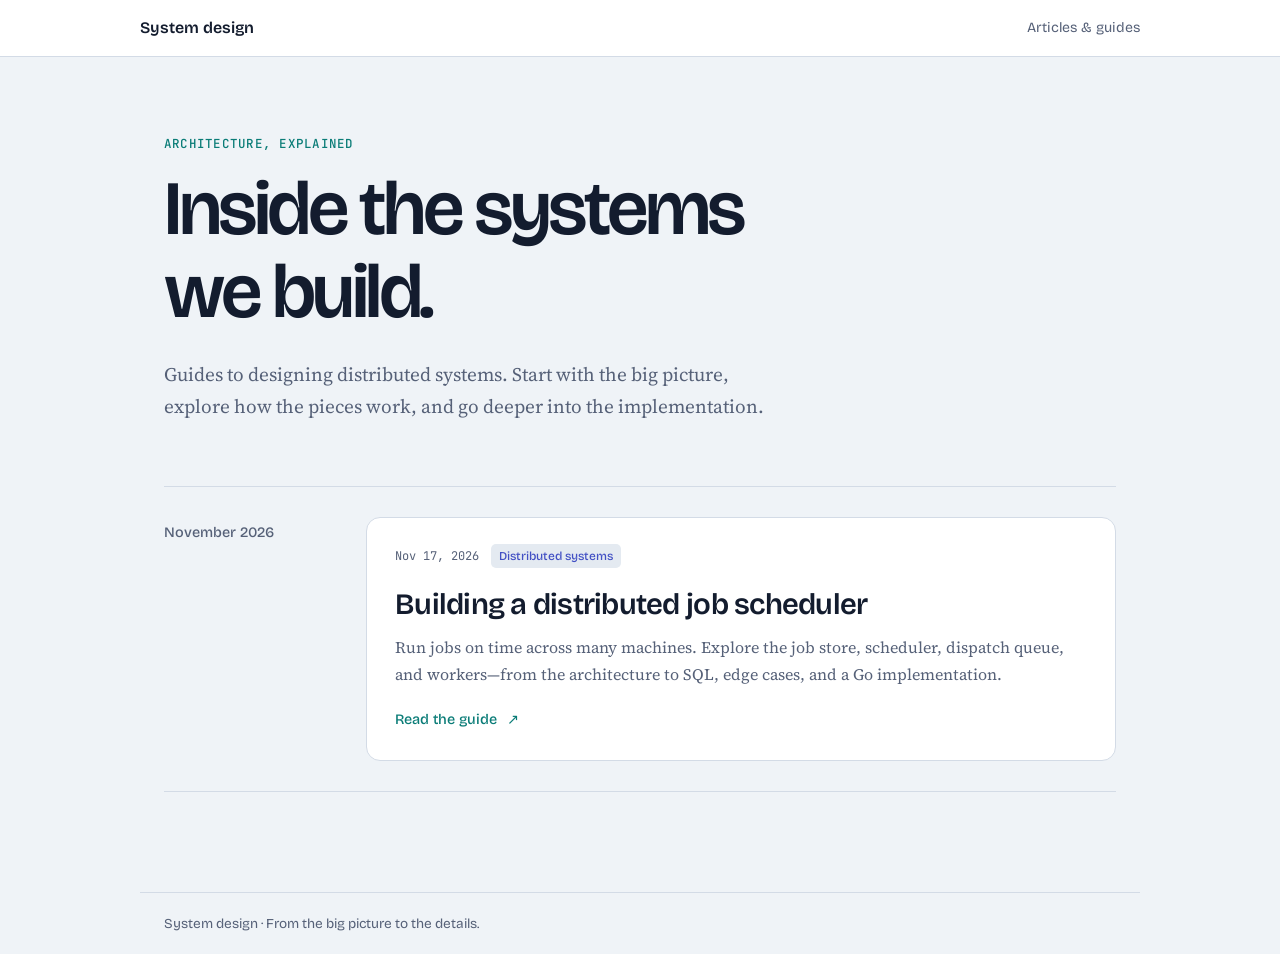
<file: index.html>
<!DOCTYPE html>
<html lang="en">
<head>
<meta charset="utf-8">
<meta name="viewport" content="width=device-width, initial-scale=1, viewport-fit=cover">
<meta name="description" content="Illustrated guides to system design: explore the architecture, mechanics, and implementation of distributed systems.">
<script async src="https://www.googletagmanager.com/gtm.js?id=GTM-N4NC3S3Q"></script>
<script>
  window.dataLayer = window.dataLayer || [];
  function gtag(){dataLayer.push(arguments);}
  gtag('js', new Date());
</script>
<title>System design — Articles</title>
<link rel="preconnect" href="https://fonts.googleapis.com">
<link rel="preconnect" href="https://fonts.gstatic.com" crossorigin>
<link href="https://fonts.googleapis.com/css2?family=Bricolage+Grotesque:opsz,wght@12..96,400;12..96,500;12..96,600;12..96,700&family=Source+Serif+4:ital,opsz,wght@0,8..60,400;0,8..60,600;1,8..60,400&family=JetBrains+Mono:wght@400;600&display=swap" rel="stylesheet">
<style>
:root{
  color-scheme:light;
  --bg:#EFF3F7; --surface:#FFFFFF; --sunken:#E4EAF1; --ink:#131C2E; --muted:#566178; --line:#D3DBE6;
  --accent:#0A7C77; --store:#4250C4;
  --head:"Bricolage Grotesque",ui-sans-serif,system-ui,"Segoe UI",sans-serif;
  --body:"Source Serif 4",Georgia,"Times New Roman",serif;
  --mono:"JetBrains Mono",ui-monospace,Menlo,Consolas,monospace;
}
@media(prefers-color-scheme:dark){
  :root{
    color-scheme:dark;
    --bg:#0D1422; --surface:#151E31; --sunken:#0A101C; --ink:#E6EBF4; --muted:#97A3BB; --line:#27334F;
    --accent:#3CC4BD; --store:#8C97F5;
  }
}
*{box-sizing:border-box}
body{margin:0;background:var(--bg);color:var(--ink);font-family:var(--body);font-size:1.09rem;line-height:1.68;-webkit-text-size-adjust:100%}
a{color:inherit;text-underline-offset:4px}
a:focus-visible{outline:2px solid var(--accent);outline-offset:6px;border-radius:4px}
.bar{background:var(--surface);border-bottom:1px solid var(--line);padding:env(safe-area-inset-top,0px) 24px 0;font-family:var(--head)}
.bar-inner{max-width:1000px;min-height:56px;margin:auto;display:flex;align-items:center;justify-content:space-between;gap:20px}
.brand{font-size:1rem;font-weight:600;text-decoration:none}
.bar-label{color:var(--muted);font-size:.88rem}
main{max-width:1000px;margin:auto;padding:78px 24px 100px;min-height:calc(100vh - 135px)}
.eyebrow{margin:0 0 16px;color:var(--accent);font:500 .78rem var(--mono);letter-spacing:.1em;text-transform:uppercase}
h1{font:600 clamp(2.8rem,7vw,4.8rem)/1.08 var(--head);letter-spacing:-.045em;margin:0 0 24px;max-width:760px}
.intro{max-width:610px;color:var(--muted);font-size:1.2rem;margin:0 0 64px}
.archive{border-top:1px solid var(--line)}
.month{display:grid;grid-template-columns:170px minmax(0,1fr);gap:32px;padding:30px 0;border-bottom:1px solid var(--line)}
.month h2{font:500 .9rem/1.6 var(--head);margin:4px 0;color:var(--muted)}
.articles{list-style:none;margin:0;padding:0}
.article{display:block;background:var(--surface);border:1px solid var(--line);border-radius:14px;padding:26px 28px;text-decoration:none;transition:border-color .15s,transform .15s}
.article:hover{border-color:var(--accent);transform:translateY(-2px)}
.meta{display:flex;align-items:center;flex-wrap:wrap;gap:12px;color:var(--muted);font:400 .75rem/1.5 var(--mono)}
.tag{border-radius:5px;background:var(--sunken);color:var(--store);padding:3px 8px;font-family:var(--head);font-weight:500}
.article h3{font:600 clamp(1.45rem,3vw,1.85rem)/1.22 var(--head);letter-spacing:-.025em;margin:18px 0 12px}
.article p{color:var(--muted);margin:0;font-size:1rem;line-height:1.65}
.read{display:inline-flex;align-items:center;gap:10px;color:var(--accent);font:500 .9rem var(--head);margin-top:24px}
footer{max-width:1000px;margin:auto;padding:22px 24px calc(22px + env(safe-area-inset-bottom,0px));border-top:1px solid var(--line);color:var(--muted);font:400 .85rem var(--head)}
@media(max-width:600px){
  .bar{padding-left:20px;padding-right:20px}
  main{padding:48px 20px 64px}
  .intro{margin-bottom:40px;font-size:1.1rem}
  .month{grid-template-columns:1fr;gap:16px;padding:22px 0}
  .month h2{margin:0}
  .article{padding:22px}
}
@media(prefers-reduced-motion:reduce){.article{transition:none}.article:hover{transform:none}}
</style>
</head>
<body>
<header class="bar">
  <div class="bar-inner">
    <a class="brand" href="./" aria-current="page">System design</a>
    <span class="bar-label">Articles &amp; guides</span>
  </div>
</header>
<main id="main">
  <p class="eyebrow">Architecture, explained</p>
  <h1>Inside the systems<br>we build.</h1>
  <p class="intro">Guides to designing distributed systems. Start with the big picture, explore how the pieces work, and go deeper into the implementation.</p>
  <div class="archive" aria-label="Article archive">
    <section class="month" aria-labelledby="month-2026-11">
      <h2 id="month-2026-11">November 2026</h2>
      <ul class="articles">
        <li>
          <a class="article" href="distributed-job-scheduler.html">
            <div class="meta">
              <time datetime="2026-11-17">Nov 17, 2026</time>
              <span class="tag">Distributed systems</span>
            </div>
            <h3>Building a distributed job scheduler</h3>
            <p>Run jobs on time across many machines. Explore the job store, scheduler, dispatch queue, and workers—from the architecture to SQL, edge cases, and a Go implementation.</p>
            <span class="read">Read the guide <span aria-hidden="true">↗</span></span>
          </a>
        </li>
      </ul>
    </section>
  </div>
</main>
<footer>System design · From the big picture to the details.</footer>
</body>
</html>
</file>
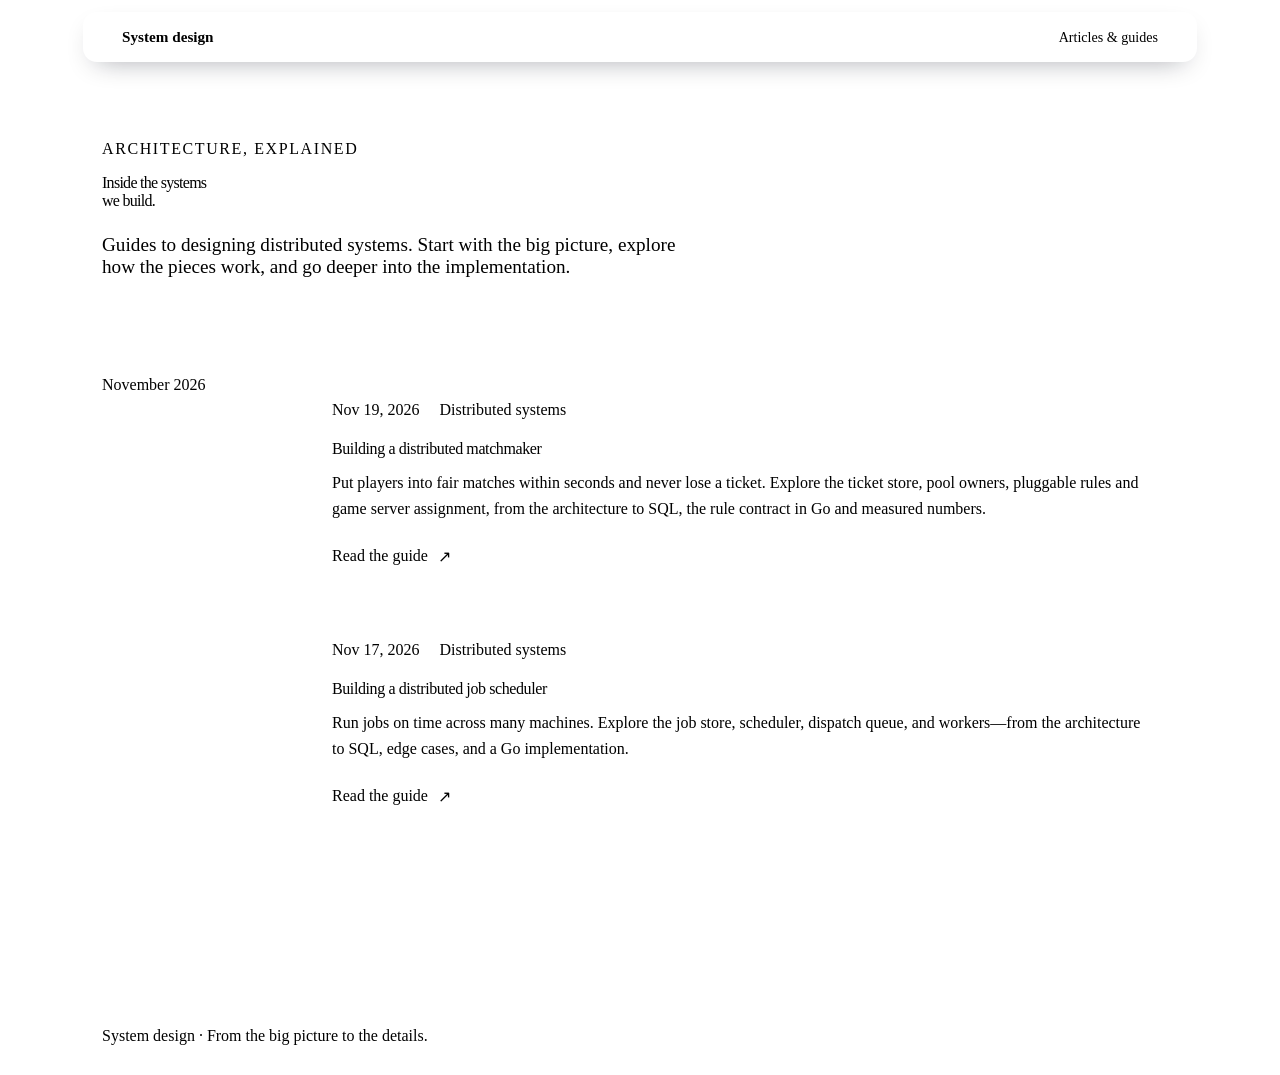
<file: pages/index.html>
<head>
<meta name="description" content="Illustrated guides to system design: explore the architecture, mechanics, and implementation of distributed systems.">
<title>System design — Articles</title>
<style>
a{color:inherit;text-underline-offset:4px}
a:focus-visible{outline:2px solid var(--accent);outline-offset:6px;border-radius:4px}
.bar{background:var(--surface);border-bottom:1px solid var(--line);padding:env(safe-area-inset-top,0px) 20px 0;font-family:var(--head)}
.bar-inner{max-width:1036px;min-height:56px;margin:auto;display:flex;align-items:center;justify-content:space-between;gap:20px}
.brand{font-size:1rem;font-weight:600;text-decoration:none}
.bar-label{color:var(--muted);font-size:.88rem}
@media(min-width:901px){
  .bar{width:calc(100% - 24px);max-width:1076px;margin:calc(12px + env(safe-area-inset-top,0px)) auto 0;padding:0 19px;border:1px solid var(--line);border-radius:14px;box-shadow:0 10px 28px -14px rgba(8,14,28,.45)}
  .bar-inner{min-height:50px}
  .brand{font-size:.95rem}
}
main{max-width:1076px;margin:auto;padding:78px 20px 100px;min-height:calc(100vh - 135px)}
.eyebrow{margin:0 0 16px;color:var(--accent);font:500 .78rem var(--mono);letter-spacing:.1em;text-transform:uppercase}
h1{font:600 clamp(2.8rem,7vw,4.8rem)/1.08 var(--head);letter-spacing:-.045em;margin:0 0 24px;max-width:760px}
.intro{max-width:610px;color:var(--muted);font-size:1.2rem;margin:0 0 64px}
.archive{border-top:1px solid var(--line)}
.month{display:grid;grid-template-columns:170px minmax(0,1fr);gap:32px;padding:30px 0;border-bottom:1px solid var(--line)}
.month h2{font:500 .9rem/1.6 var(--head);margin:4px 0;color:var(--muted)}
.articles{list-style:none;margin:0;padding:0;display:grid;gap:20px}
.article{display:block;background:var(--surface);border:1px solid var(--line);border-radius:14px;padding:26px 28px;text-decoration:none;transition:border-color .15s,transform .15s}
.article:hover{border-color:var(--accent);transform:translateY(-2px)}
.meta{display:flex;align-items:center;flex-wrap:wrap;gap:12px;color:var(--muted);font:400 .75rem/1.5 var(--mono)}
.tag{border-radius:5px;background:var(--sunken);color:var(--indigo);padding:3px 8px;font-family:var(--head);font-weight:500}
.article h3{font:600 clamp(1.45rem,3vw,1.85rem)/1.22 var(--head);letter-spacing:-.025em;margin:18px 0 12px}
.article p{color:var(--muted);margin:0;font-size:1rem;line-height:1.65}
.read{display:inline-flex;align-items:center;gap:10px;color:var(--accent);font:500 .9rem var(--head);margin-top:24px}
footer{max-width:1076px;margin:auto;padding:22px 20px calc(22px + env(safe-area-inset-bottom,0px));border-top:1px solid var(--line);color:var(--muted);font:400 .85rem var(--head)}
@media(max-width:600px){
  .bar{padding-left:20px;padding-right:20px}
  main{padding:48px 20px 64px}
  .intro{margin-bottom:40px;font-size:1.1rem}
  .month{grid-template-columns:1fr;gap:16px;padding:22px 0}
  .month h2{margin:0}
  .article{padding:22px}
}
@media(prefers-reduced-motion:reduce){.article{transition:none}.article:hover{transform:none}}
</style>
</head>
<body>
<header class="bar">
  <div class="bar-inner">
    <a class="brand" href="./" aria-current="page">System design</a>
    <span class="bar-label">Articles &amp; guides</span>
  </div>
</header>
<main id="main">
  <p class="eyebrow">Architecture, explained</p>
  <h1>Inside the systems<br>we build.</h1>
  <p class="intro">Guides to designing distributed systems. Start with the big picture, explore how the pieces work, and go deeper into the implementation.</p>
  <div class="archive" aria-label="Article archive">
    <section class="month" aria-labelledby="month-2026-11">
      <h2 id="month-2026-11">November 2026</h2>
      <ul class="articles">
        <li>
          <a class="article" href="distributed-matchmaker.html">
            <div class="meta">
              <time datetime="2026-11-19">Nov 19, 2026</time>
              <span class="tag">Distributed systems</span>
            </div>
            <h3>Building a distributed matchmaker</h3>
            <p>Put players into fair matches within seconds and never lose a ticket. Explore the ticket store, pool owners, pluggable rules and game server assignment, from the architecture to SQL, the rule contract in Go and measured numbers.</p>
            <span class="read">Read the guide <span aria-hidden="true">↗</span></span>
          </a>
        </li>
        <li>
          <a class="article" href="distributed-job-scheduler.html">
            <div class="meta">
              <time datetime="2026-11-17">Nov 17, 2026</time>
              <span class="tag">Distributed systems</span>
            </div>
            <h3>Building a distributed job scheduler</h3>
            <p>Run jobs on time across many machines. Explore the job store, scheduler, dispatch queue, and workers—from the architecture to SQL, edge cases, and a Go implementation.</p>
            <span class="read">Read the guide <span aria-hidden="true">↗</span></span>
          </a>
        </li>
      </ul>
    </section>
  </div>
</main>
<footer>System design · From the big picture to the details.</footer>
</body>
</file>
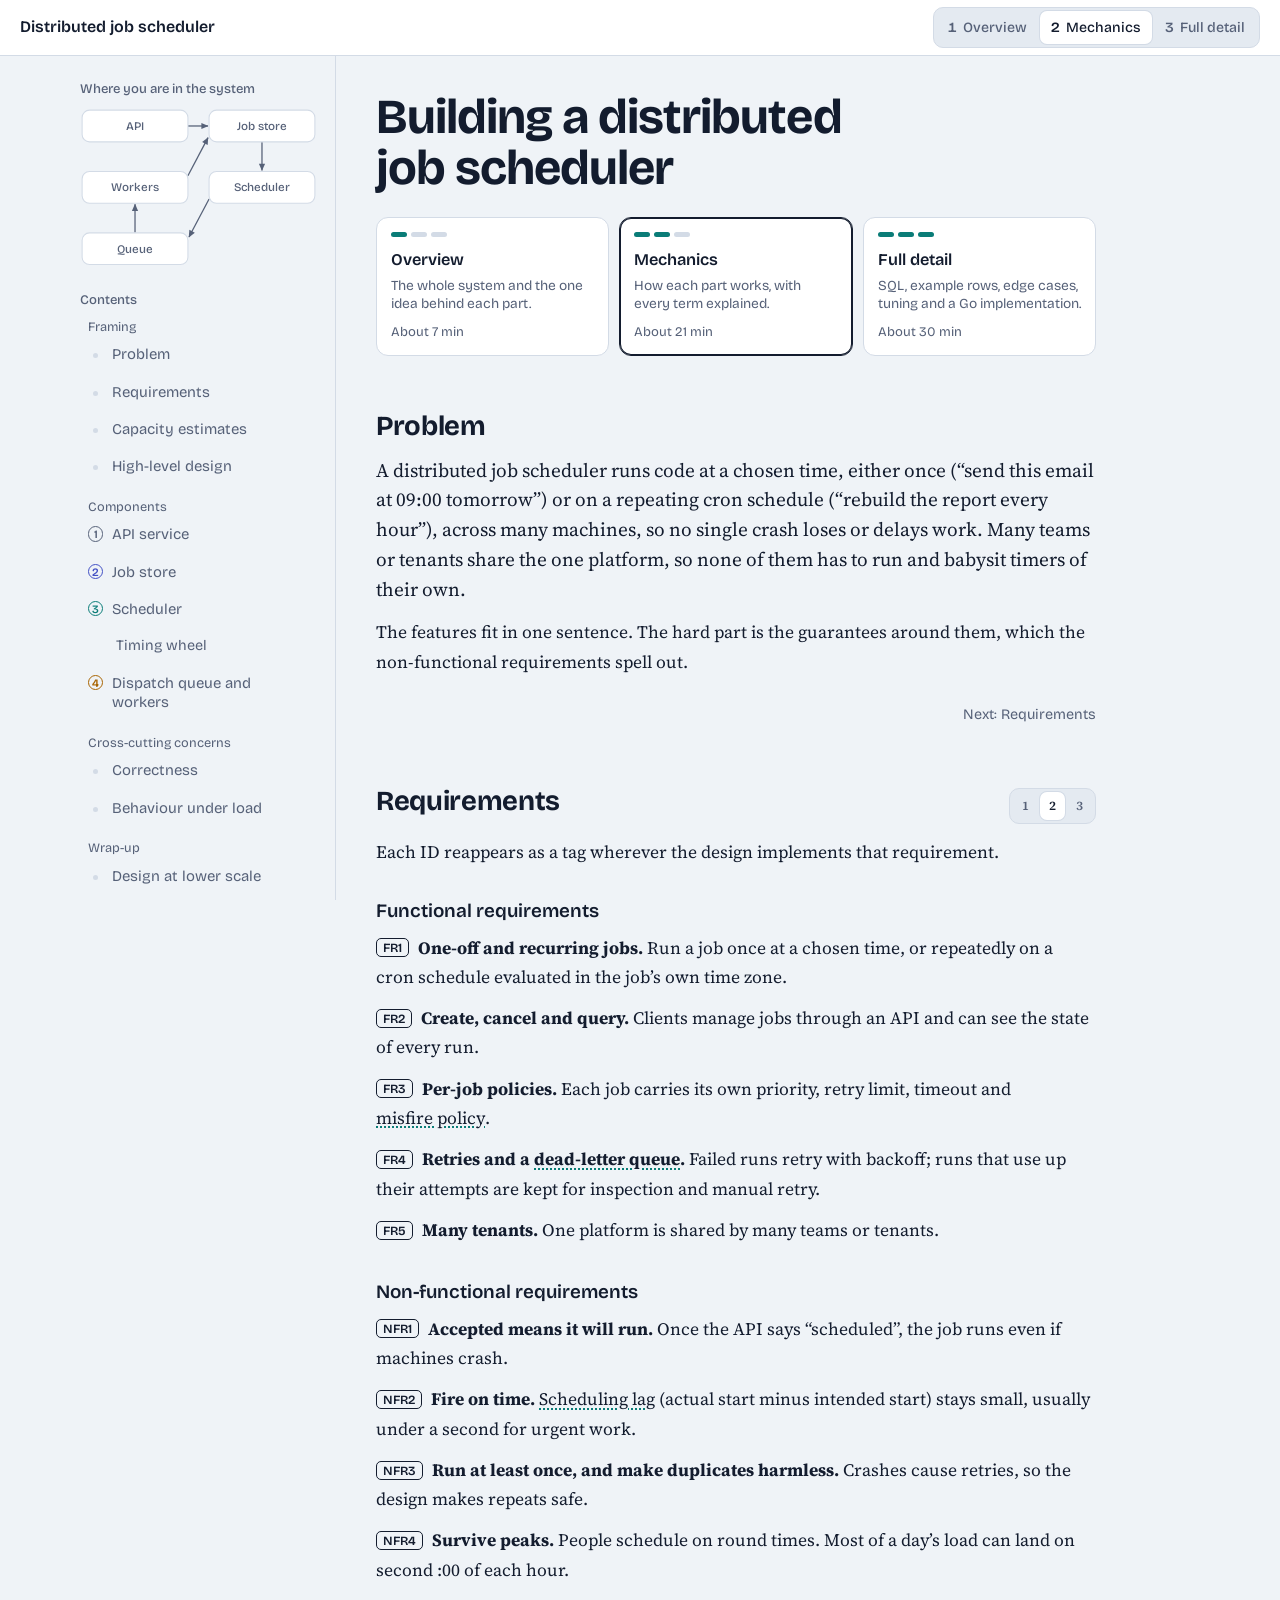
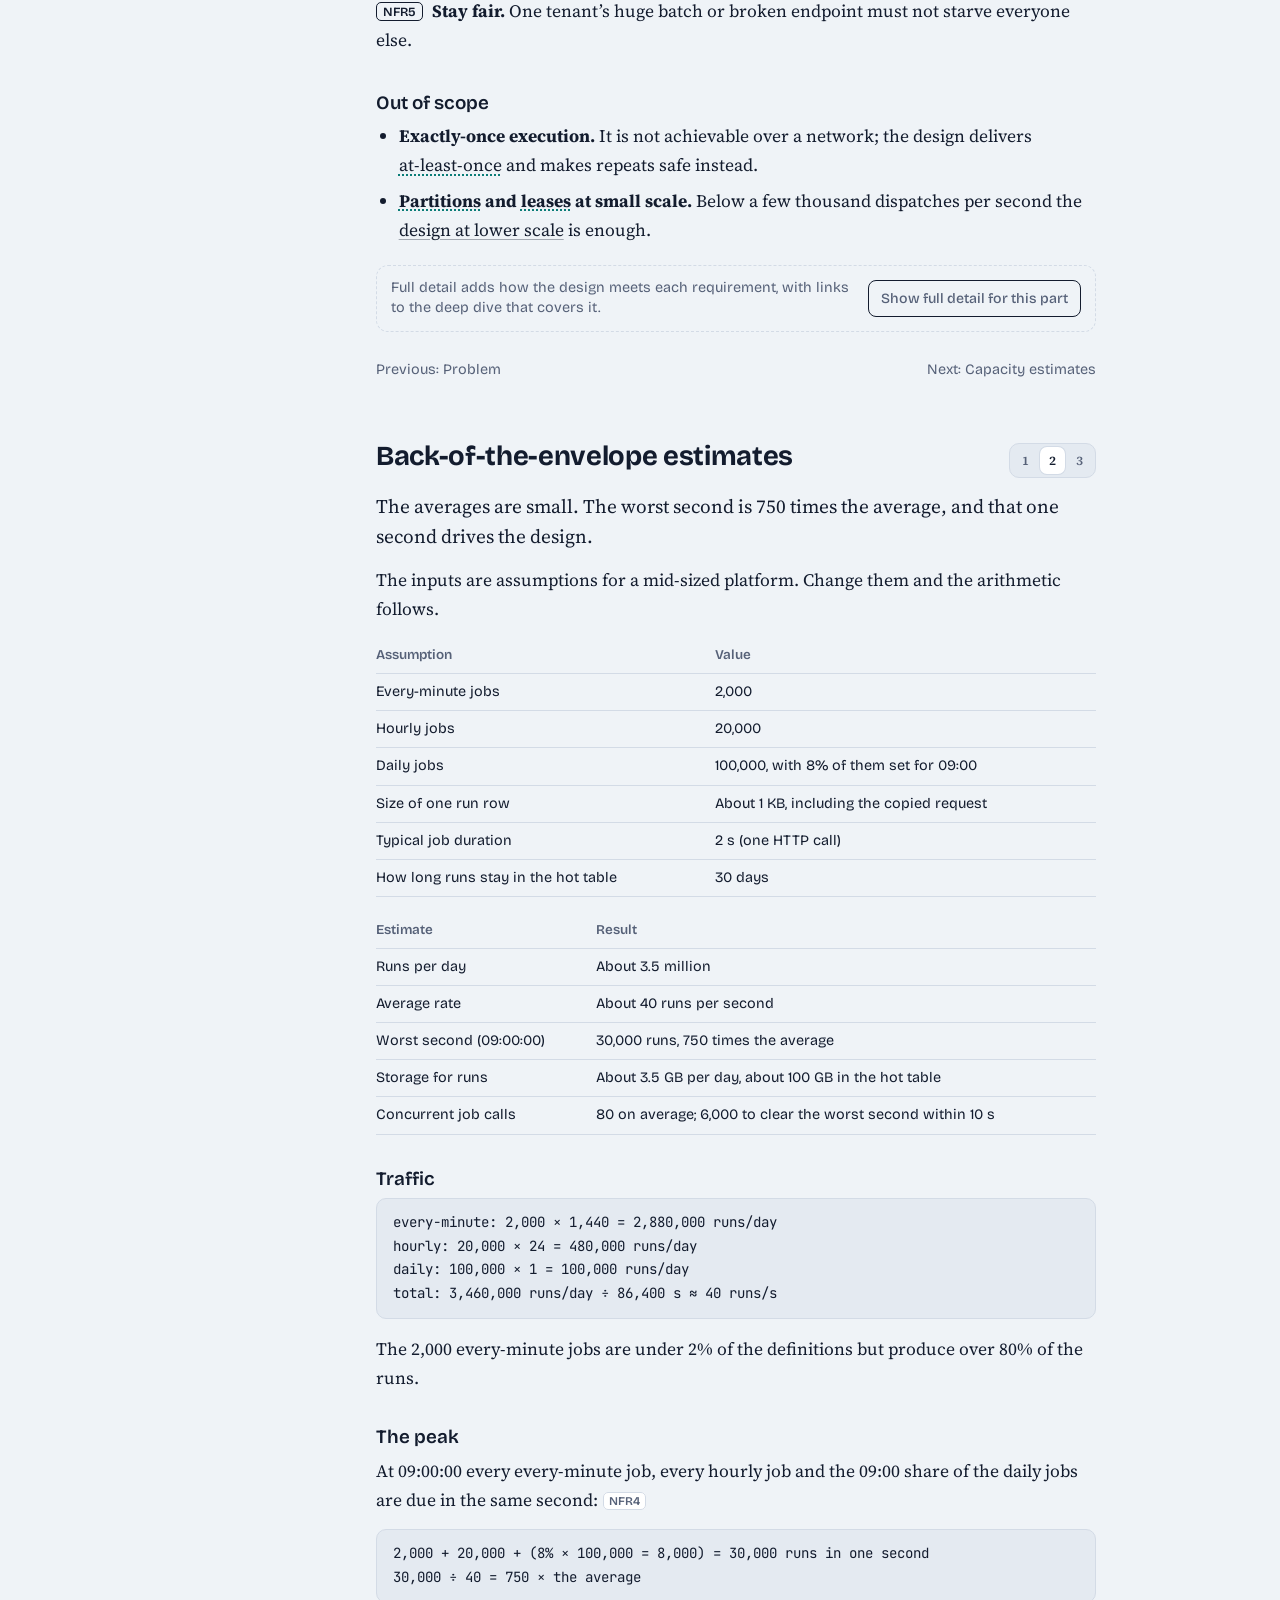
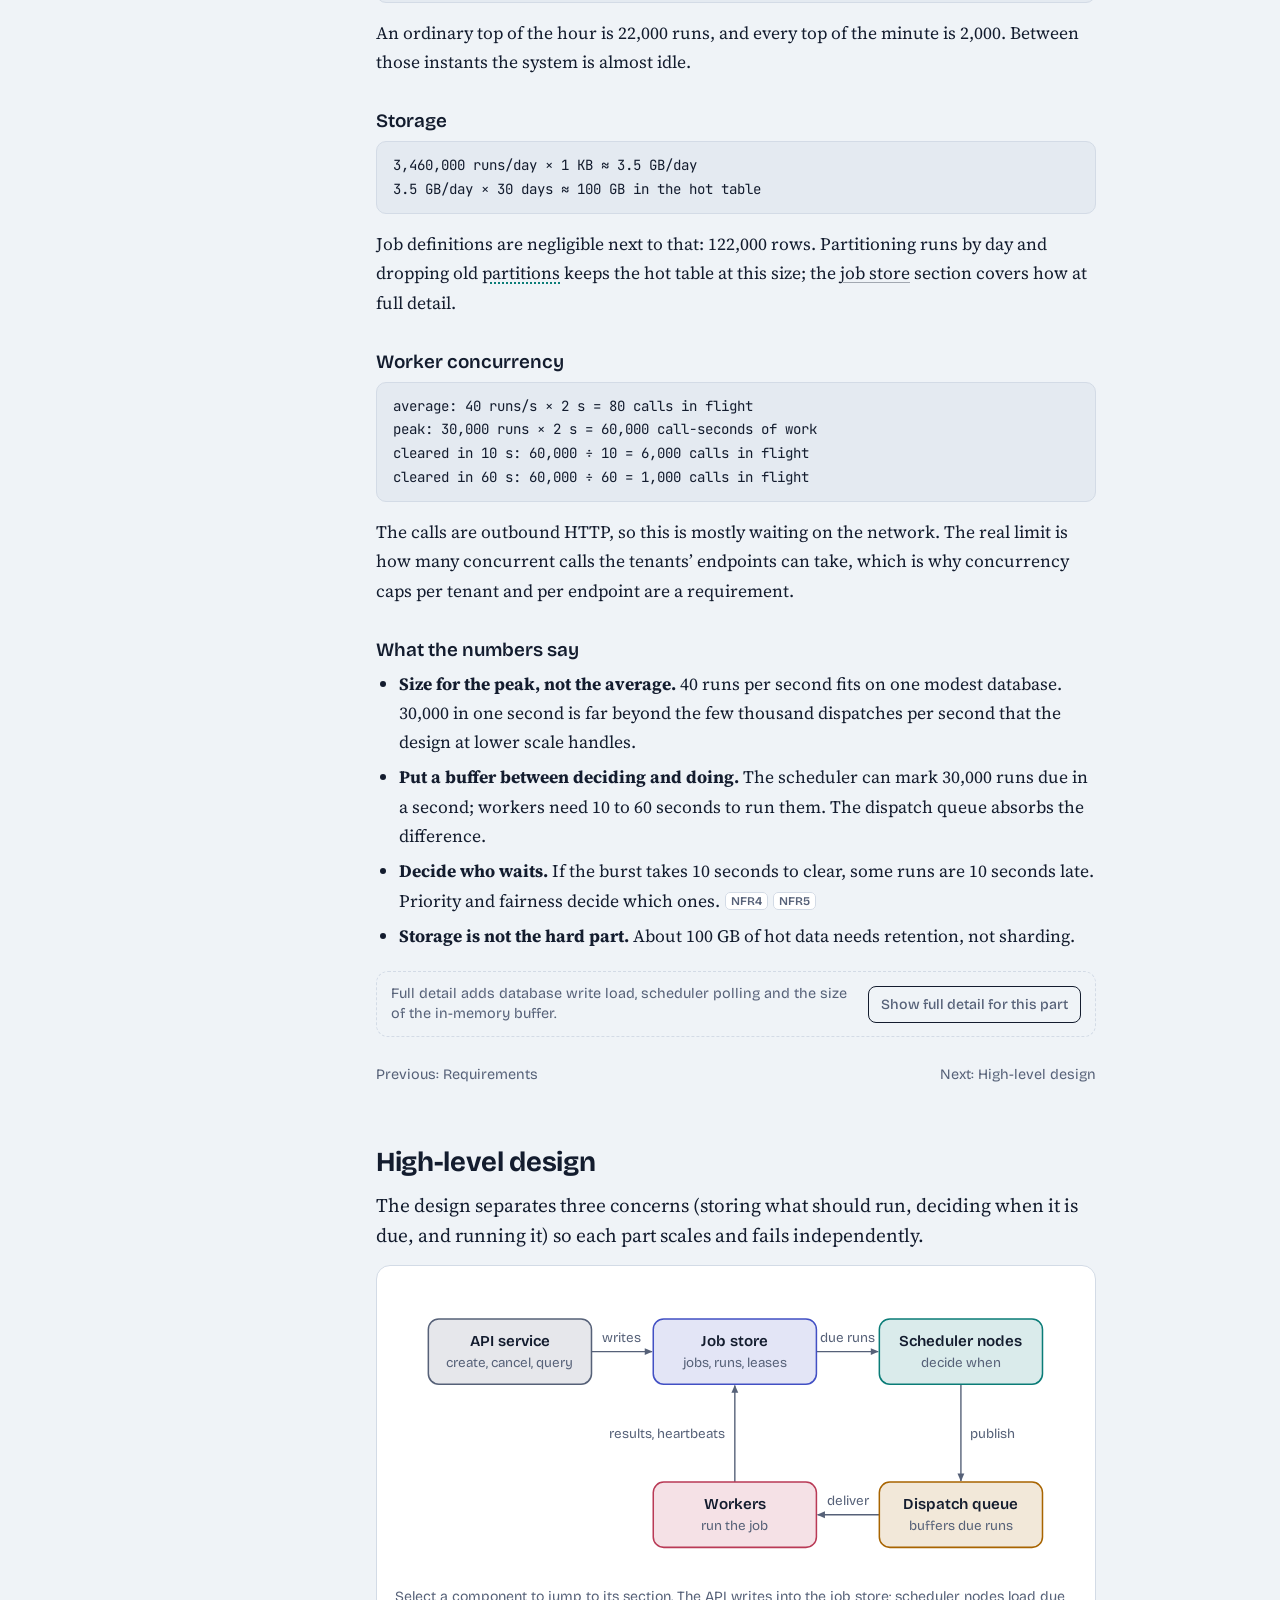
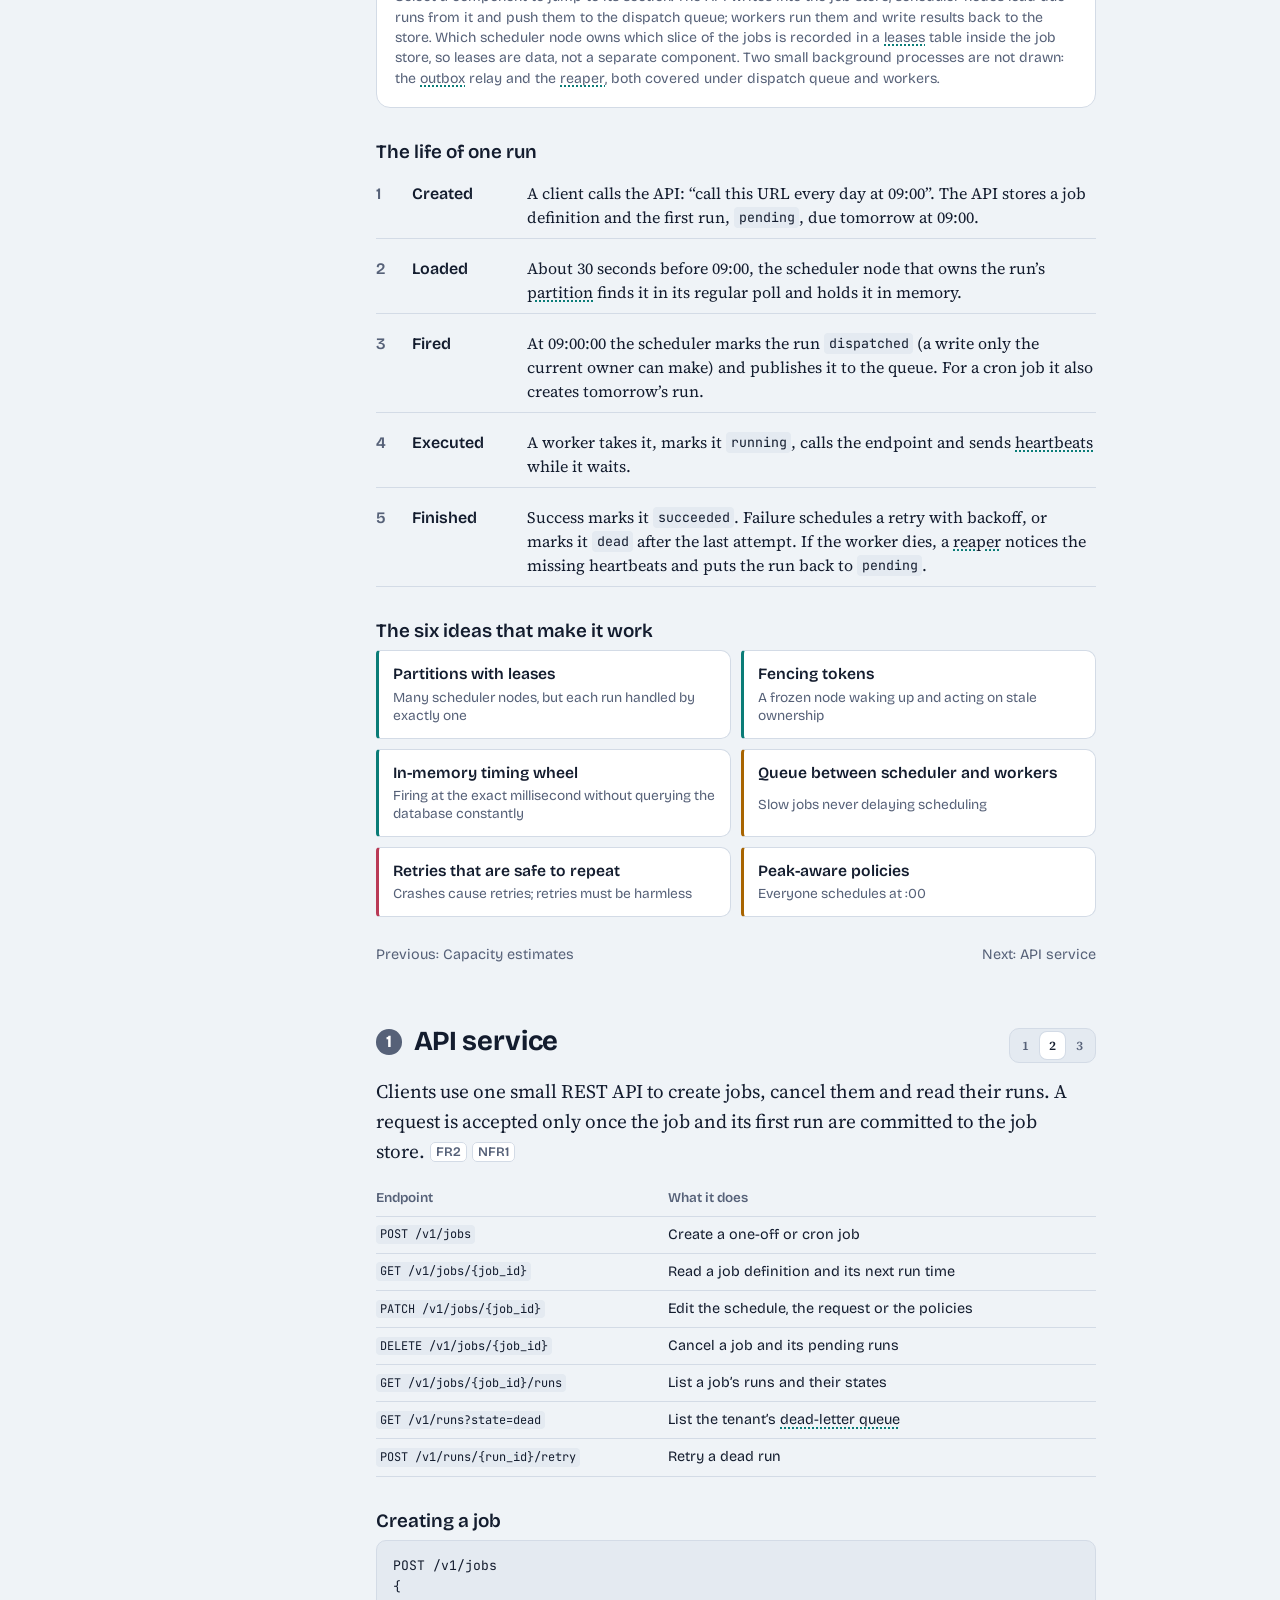
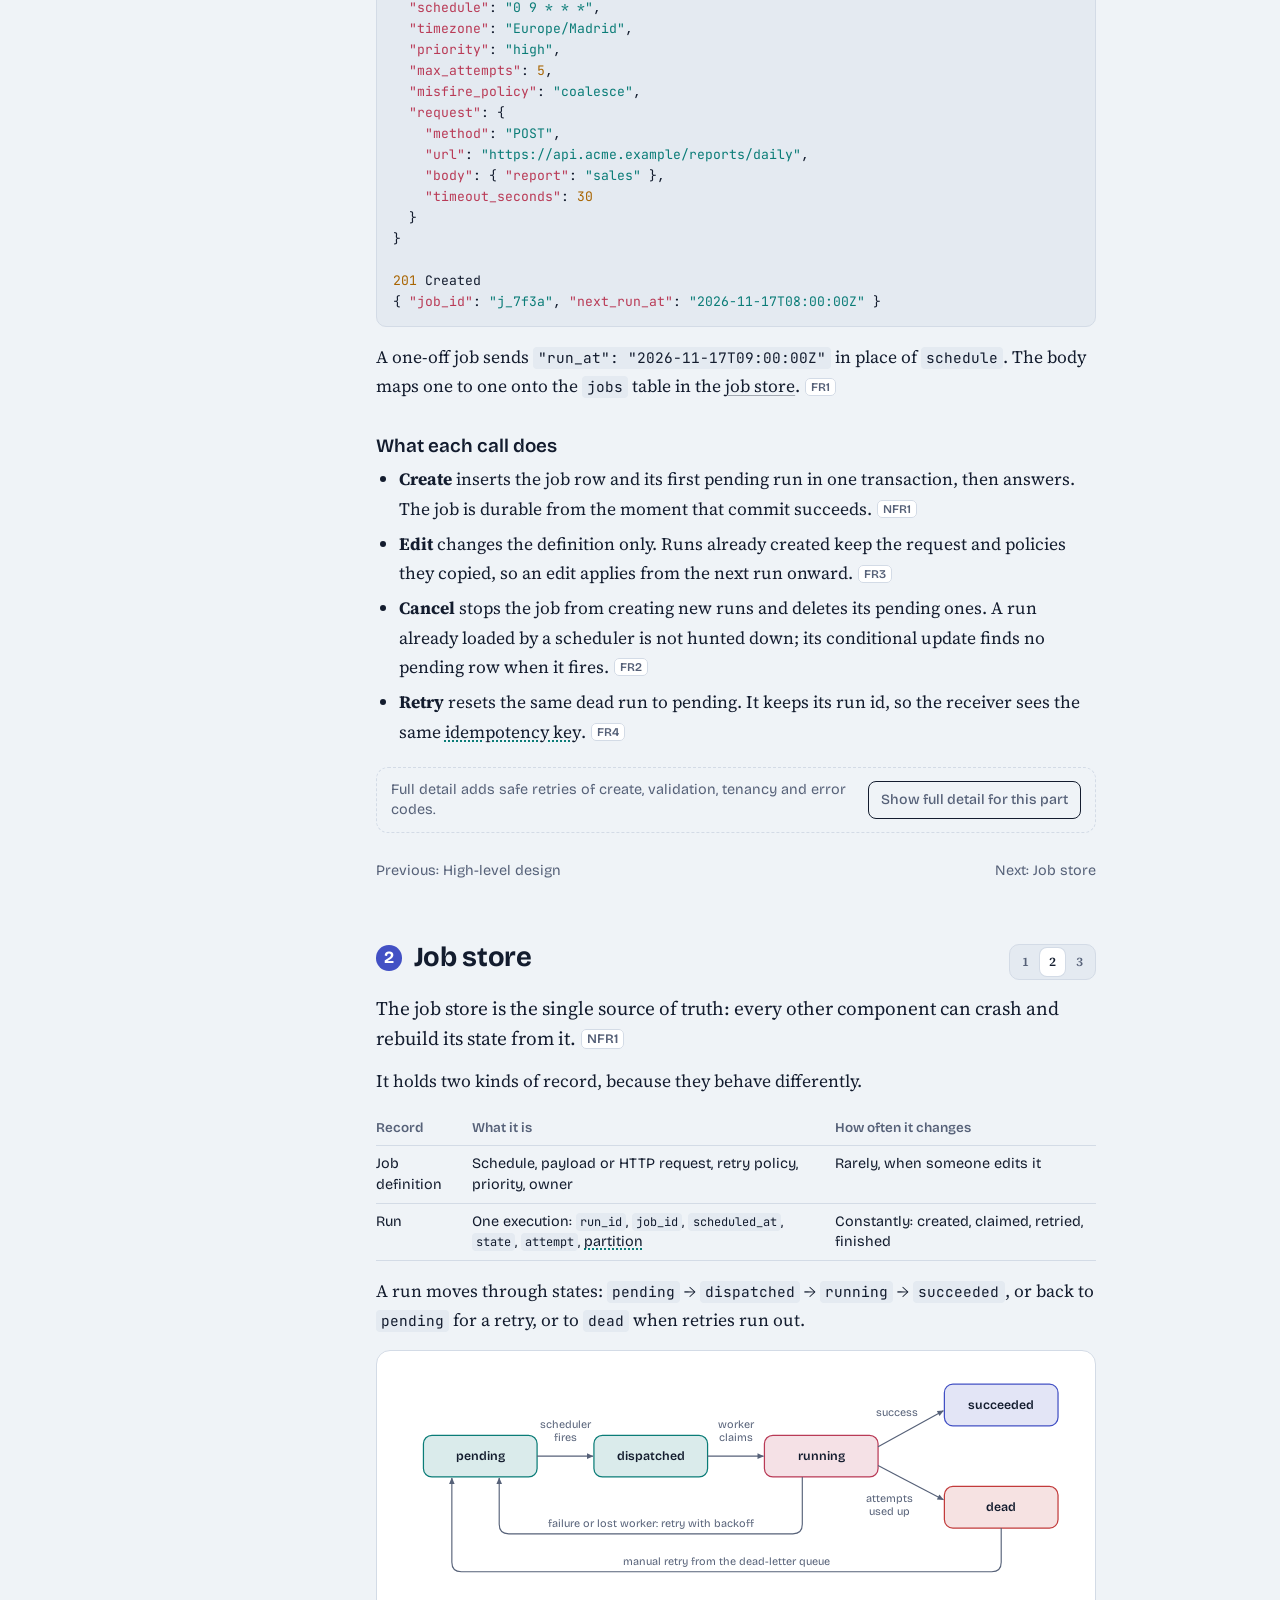
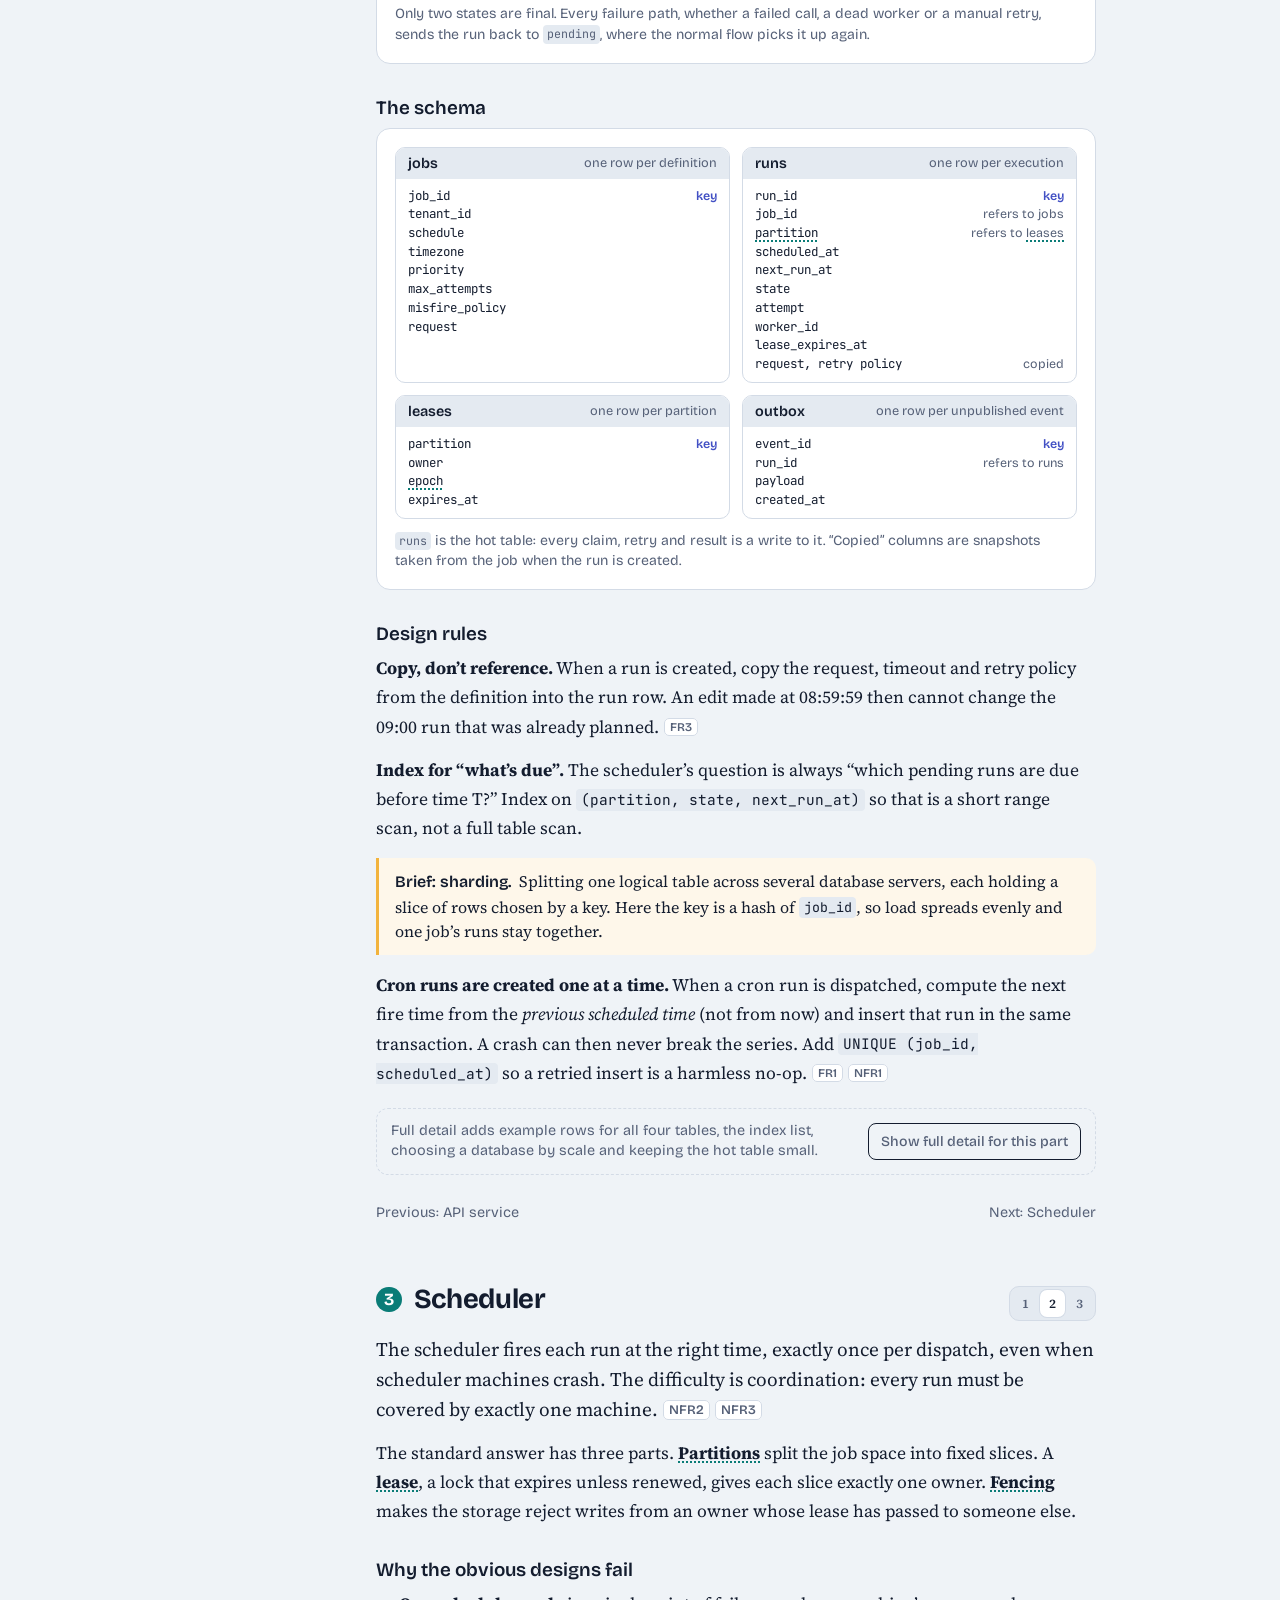
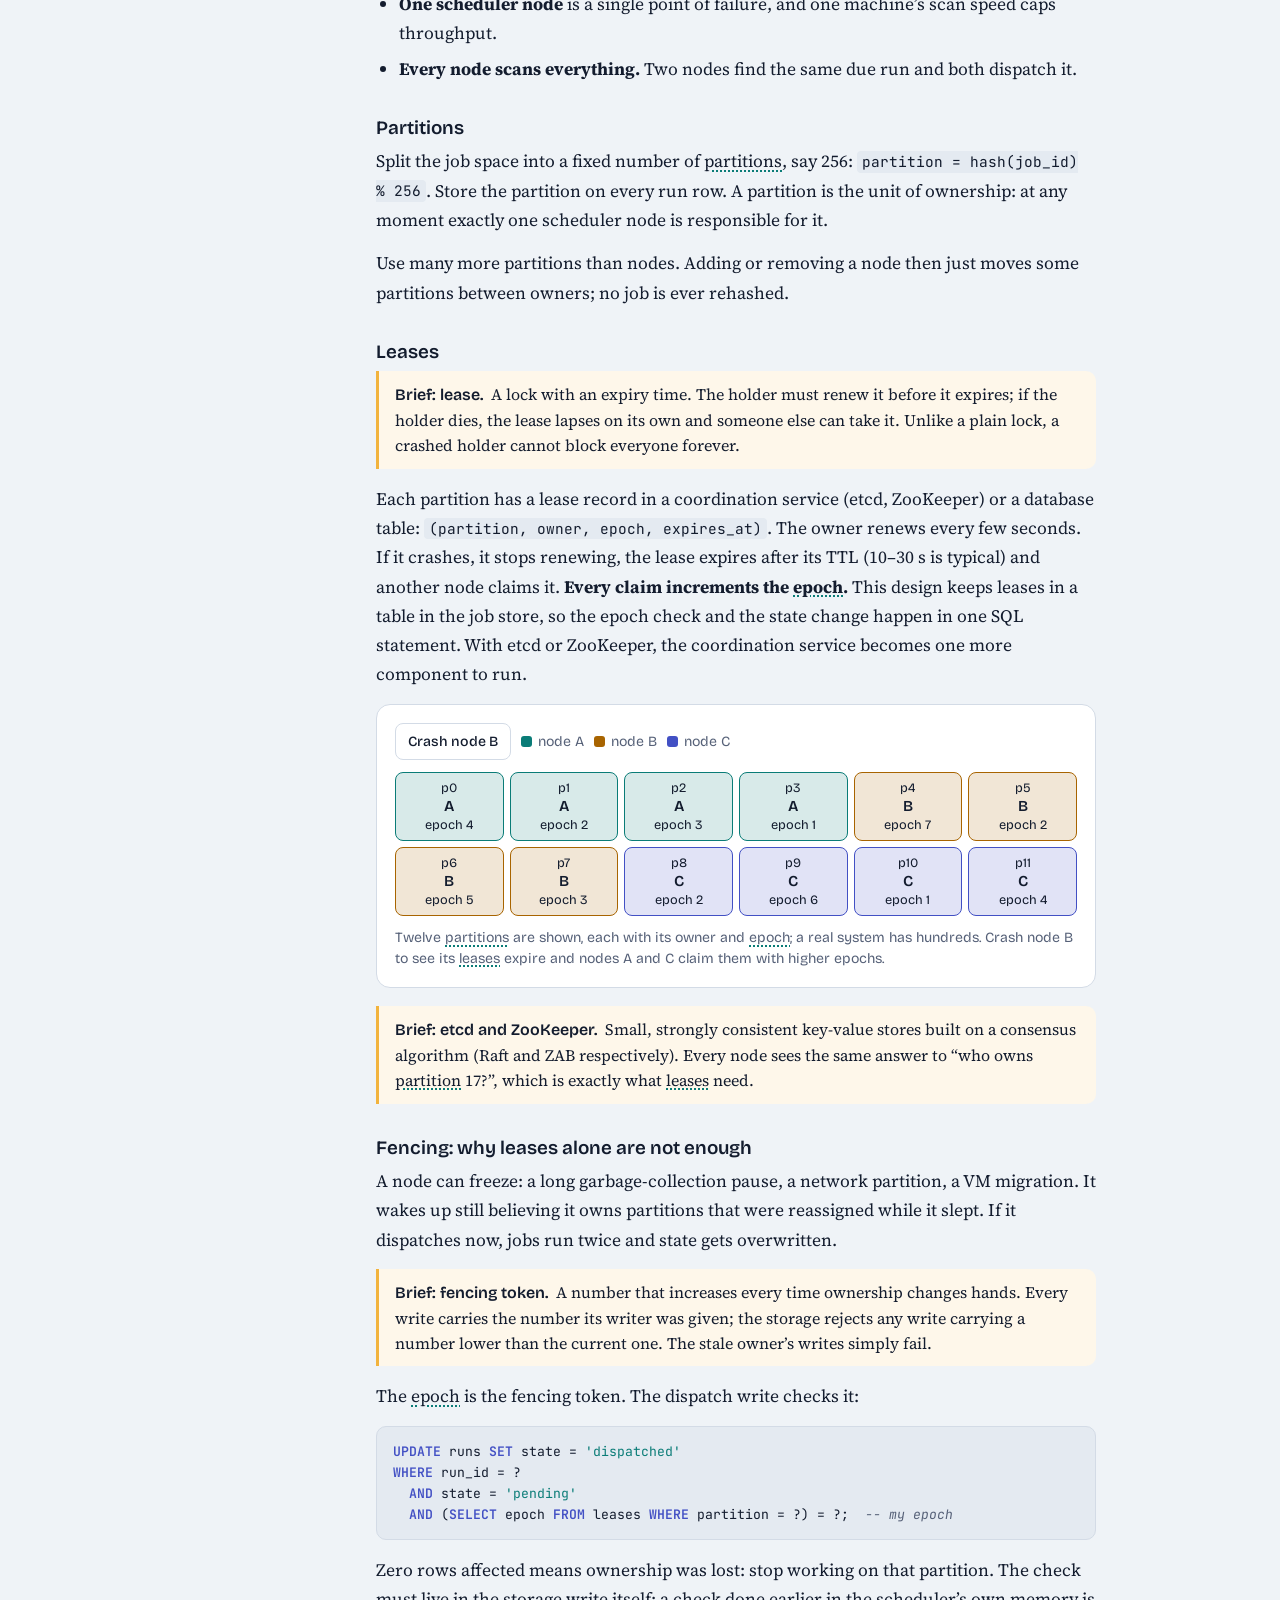
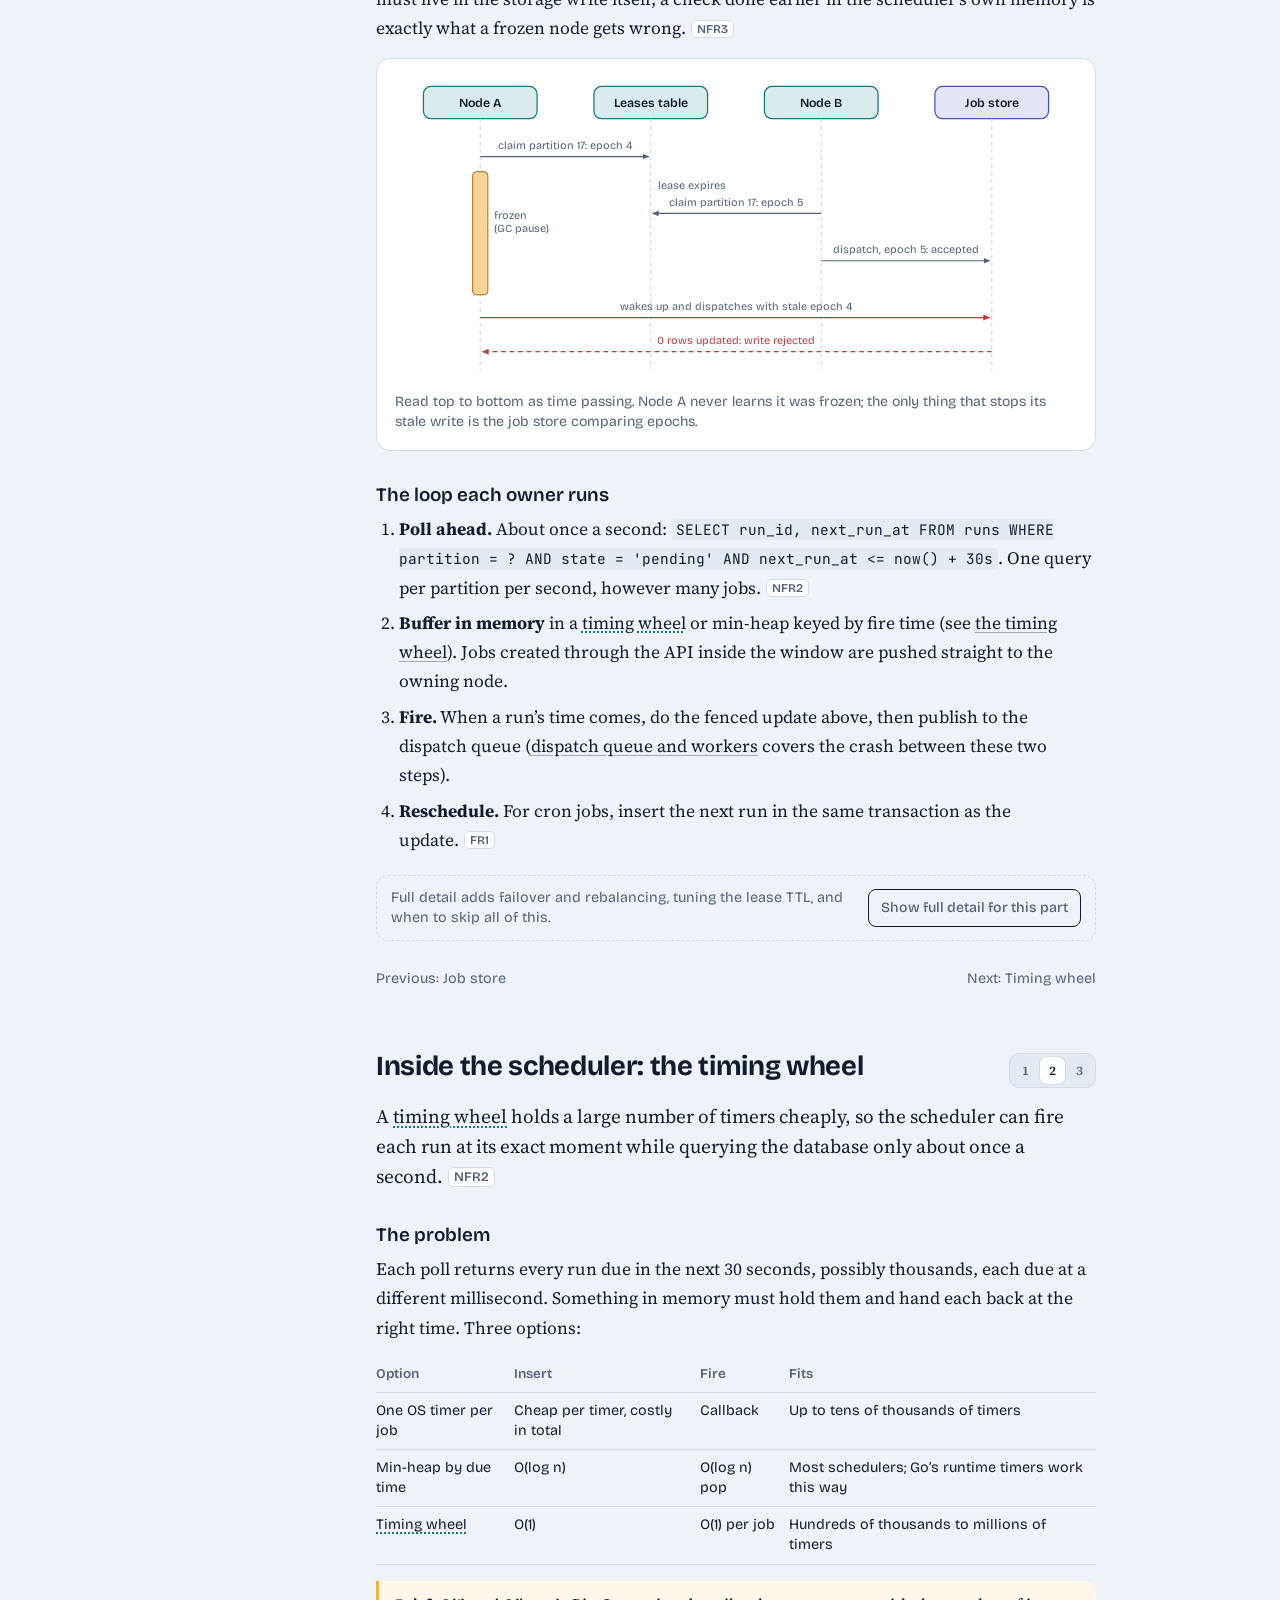
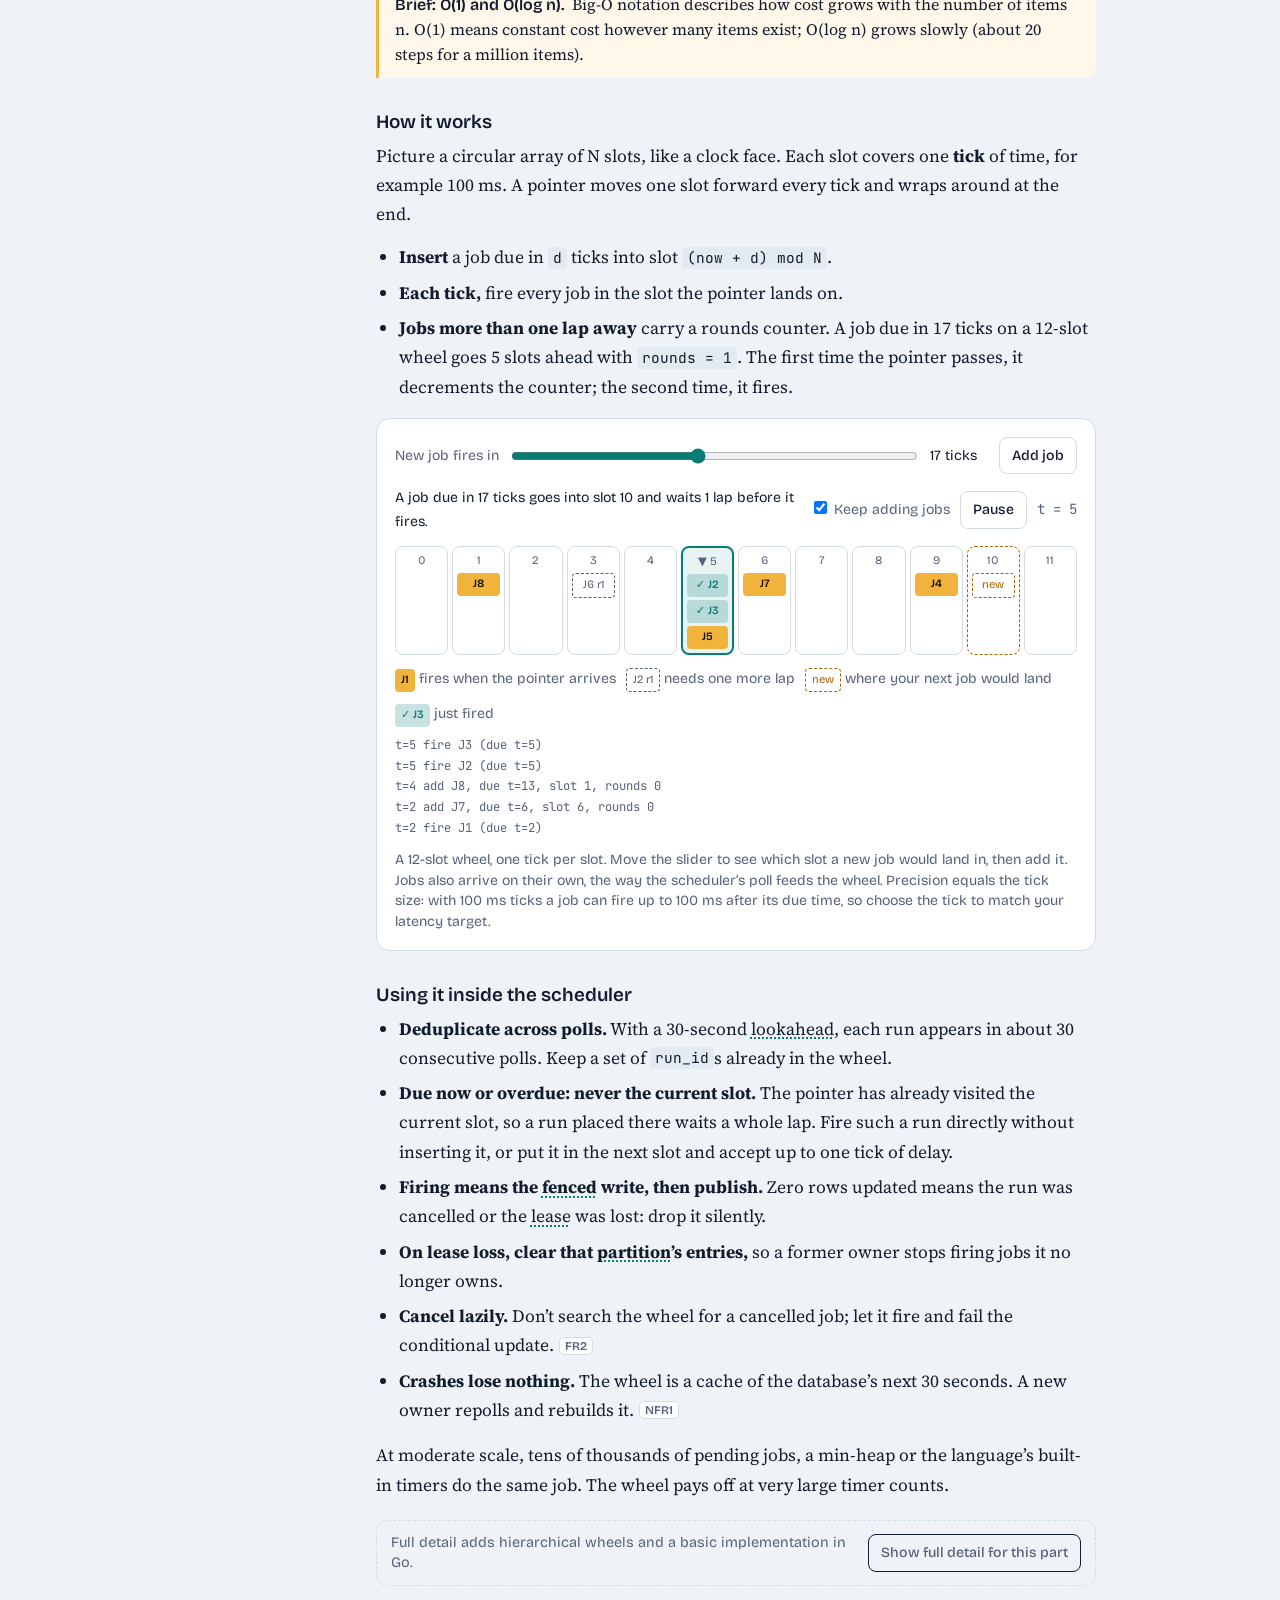
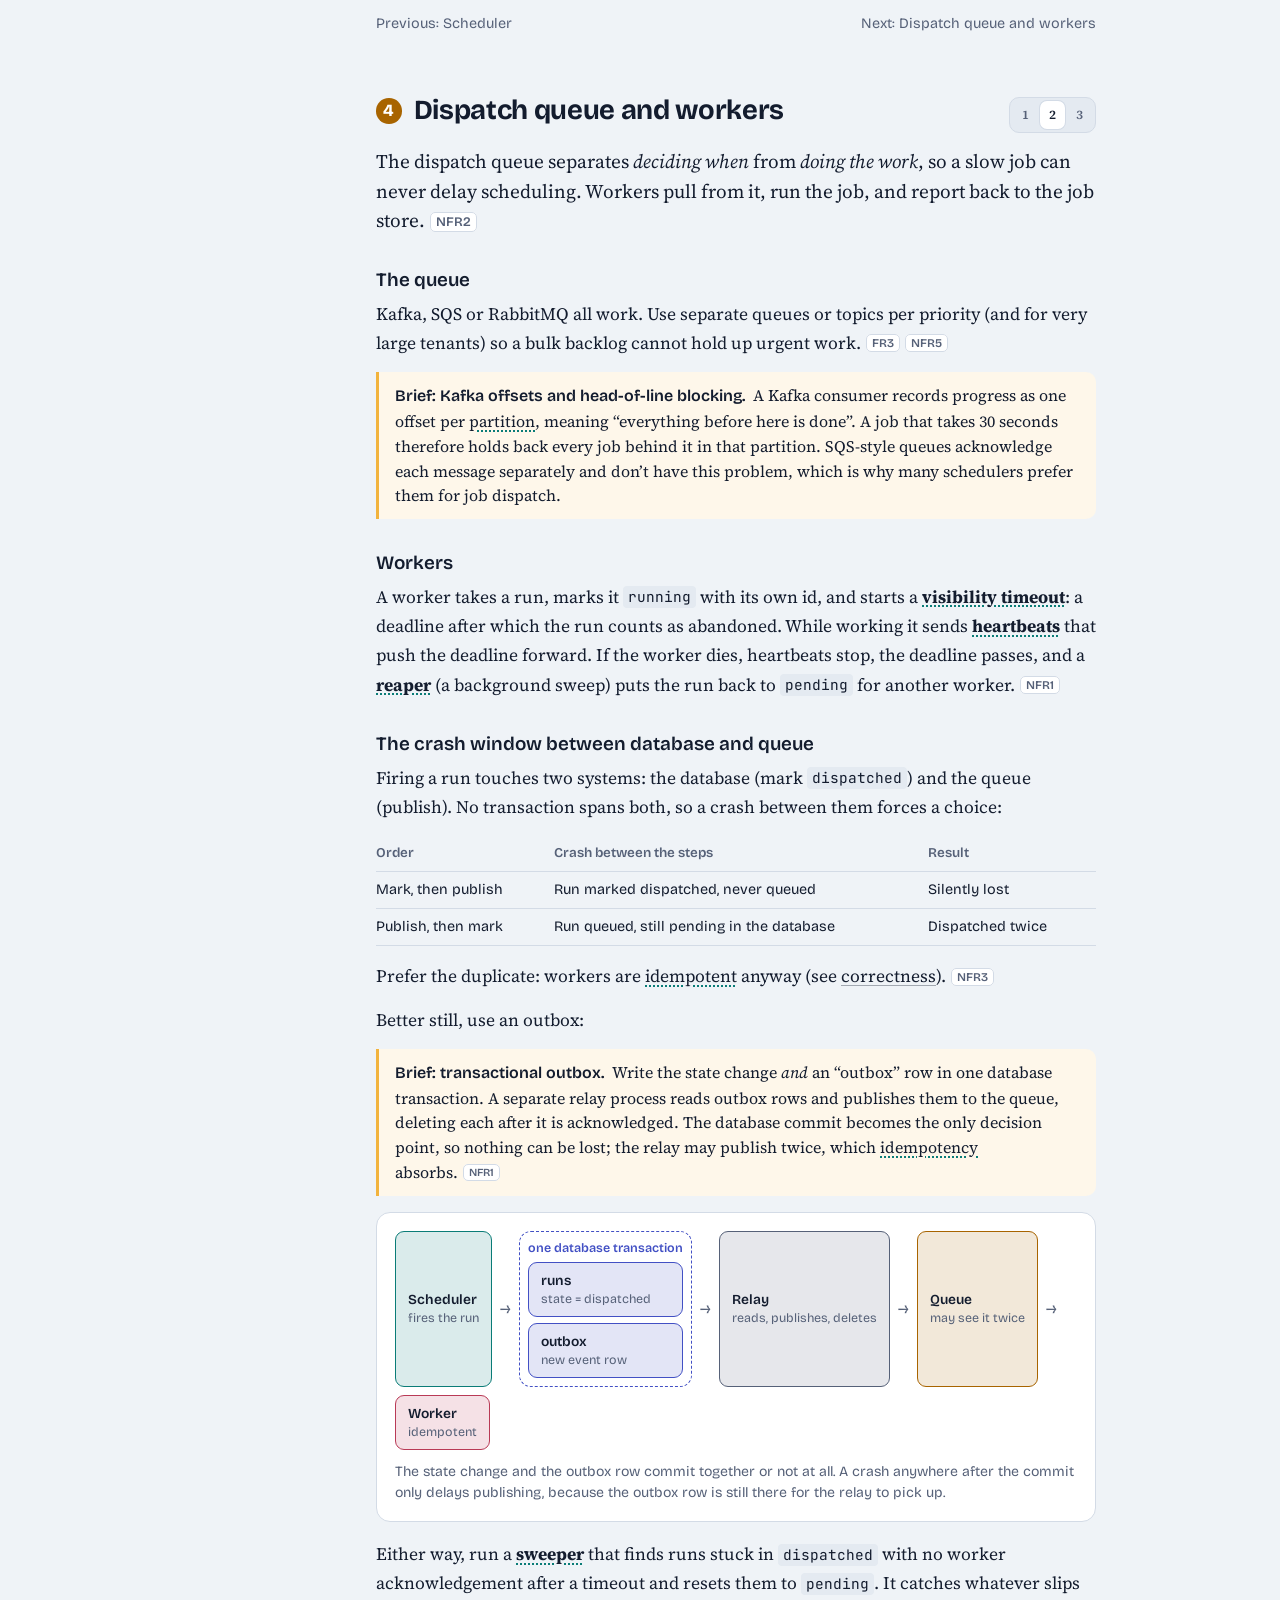
<file: distributed-job-scheduler.html>
<!DOCTYPE html>
<html lang="en">
<head>
<meta charset="utf-8">
<meta name="viewport" content="width=device-width, initial-scale=1, viewport-fit=cover">
<script async src="https://www.googletagmanager.com/gtm.js?id=GTM-N4NC3S3Q"></script>
<script>
  window.dataLayer = window.dataLayer || [];
  function gtag(){dataLayer.push(arguments);}
  gtag('js', new Date());
</script>
<title>Building a distributed job scheduler</title>
<link rel="preconnect" href="https://fonts.googleapis.com">
<link rel="preconnect" href="https://fonts.gstatic.com" crossorigin>
<link href="https://fonts.googleapis.com/css2?family=Bricolage+Grotesque:opsz,wght@12..96,400;12..96,500;12..96,600;12..96,700&family=Source+Serif+4:ital,opsz,wght@0,8..60,400;0,8..60,600;1,8..60,400&family=JetBrains+Mono:wght@400;600&display=swap" rel="stylesheet">
<style>
:root{
  --bg:#EFF3F7; --surface:#FFFFFF; --sunken:#E4EAF1; --ink:#131C2E; --muted:#566178; --line:#D3DBE6;
  --store:#4250C4; --sched:#0A7C77; --queue:#A86400; --work:#B93A56; --api:#566178;
  --due:#F2B33D; --bad:#C23B3B;
  --head:"Bricolage Grotesque",ui-sans-serif,system-ui,"Segoe UI",sans-serif;
  --body:"Source Serif 4",Georgia,"Times New Roman",serif;
  --mono:"JetBrains Mono",ui-monospace,Menlo,Consolas,monospace;
  --bar:56px;
  box-sizing:border-box;
  padding-top:env(safe-area-inset-top,0px); padding-bottom:env(safe-area-inset-bottom,0px);
}
@media (prefers-color-scheme:dark){
  :root:not([data-theme="light"]){
    color-scheme:dark;
    --bg:#0D1422; --surface:#151E31; --sunken:#0A101C; --ink:#E6EBF4; --muted:#97A3BB; --line:#27334F;
    --store:#8C97F5; --sched:#3CC4BD; --queue:#F0B040; --work:#F08099; --api:#97A3BB; --bad:#F07070;
  }
}
:root[data-theme="dark"]{
  color-scheme:dark;
  --bg:#0D1422; --surface:#151E31; --sunken:#0A101C; --ink:#E6EBF4; --muted:#97A3BB; --line:#27334F;
  --store:#8C97F5; --sched:#3CC4BD; --queue:#F0B040; --work:#F08099; --api:#97A3BB; --bad:#F07070;
}
*,*::before,*::after{box-sizing:inherit}
[hidden]{display:none!important}
html{scroll-padding-top:calc(var(--bar) + 20px + env(safe-area-inset-top,0px)); -webkit-text-size-adjust:100%}
body{margin:0;background:var(--bg);color:var(--ink);font-family:var(--body);font-size:1.09rem;line-height:1.68}
body::before{content:"";position:fixed;inset:0 0 auto;height:env(safe-area-inset-top,0px);z-index:30;background:var(--surface)}
a{color:inherit;text-decoration-color:color-mix(in srgb,var(--ink) 35%,transparent);text-underline-offset:3px}
a:hover{text-decoration-color:currentColor}
:focus-visible{outline:2px solid var(--sched);outline-offset:2px;border-radius:4px}
button{font:inherit;color:inherit;cursor:pointer}
.k-api{--k:var(--api)} .k-store{--k:var(--store)} .k-sched{--k:var(--sched)} .k-queue{--k:var(--queue)} .k-work{--k:var(--work)}

/* top bar */
.bar{position:sticky;top:env(safe-area-inset-top,0px);z-index:20;height:var(--bar);display:flex;align-items:center;gap:14px;padding:0 20px;background:var(--surface);border-bottom:1px solid var(--line);font-family:var(--head)}
.bar .title{font-weight:600;font-size:1rem;white-space:nowrap;overflow:hidden;text-overflow:ellipsis;flex:1;min-width:0}
.menu{display:none;border:1px solid var(--line);background:none;border-radius:8px;padding:6px 10px;font-size:.9rem}
.seg{display:inline-flex;border:1px solid var(--line);border-radius:10px;padding:3px;background:var(--sunken);gap:2px}
.seg button{border:0;background:none;border-radius:7px;padding:5px 11px;font-size:.88rem;font-weight:500;color:var(--muted);display:flex;gap:6px;align-items:center}
.seg button b{font-weight:600;font-variant-numeric:tabular-nums}
.seg button[aria-pressed="true"]{background:var(--surface);color:var(--ink);box-shadow:0 0 0 1px var(--line)}
.prog{position:absolute;left:0;bottom:-1px;height:2px;background:var(--sched);width:0}

/* shell */
.shell{display:grid;grid-template-columns:276px minmax(0,1fr);max-width:1160px;margin:0 auto}
.side{position:sticky;top:calc(var(--bar) + env(safe-area-inset-top,0px));align-self:start;height:calc(100vh - var(--bar));overflow:auto;padding:22px 18px 40px 20px;font-family:var(--head);border-right:1px solid var(--line)}
.side h2{font-size:.82rem;font-weight:500;color:var(--muted);margin:0 0 8px}
.minimap{display:block;width:100%;height:auto;margin-bottom:22px}
.minimap .n{cursor:pointer}
.minimap .n rect{fill:var(--surface);stroke:var(--line);stroke-width:1;transition:fill .2s,stroke .2s}
.minimap .n text{font:500 11px var(--head);fill:var(--muted);text-anchor:middle;dominant-baseline:central;pointer-events:none}
.minimap .n.on rect{fill:color-mix(in srgb,var(--k) 20%,var(--surface));stroke:var(--k);stroke-width:1.5}
.minimap .n.on text{fill:var(--ink)}
.minimap .n:hover rect,.minimap .n:focus-visible rect{stroke:var(--k)}
.wire{stroke:var(--muted);stroke-width:1.2;fill:none}
.toc{list-style:none;margin:0;padding:0;font-size:.93rem;line-height:1.3}
.toc>li>a{display:flex;gap:9px;align-items:baseline;padding:6px 8px;border-radius:7px;text-decoration:none;color:var(--muted)}
.toc>li>a:hover{color:var(--ink);background:var(--sunken)}
.toc>li>a.cur{color:var(--ink);font-weight:600;background:color-mix(in srgb,var(--k,var(--muted)) 13%,transparent)}
.toc .chip{flex:none;width:1.35em;height:1.35em;border-radius:50%;font-size:.76em;font-weight:600;display:inline-grid;place-items:center;border:1.5px solid var(--k,var(--line));color:var(--k,var(--muted));position:relative;top:-1px}
.toc .chip:empty{border-color:transparent}
.toc .chip:empty::after{content:"";width:5px;height:5px;border-radius:50%;background:var(--line)}
.toc ol{list-style:none;margin:2px 0 6px 2.05em;padding:0 0 0 10px;border-left:1px solid var(--line);display:none;font-size:.88rem}
.toc li.open ol{display:block}
.toc ol a{display:block;padding:3px 6px;border-radius:5px;text-decoration:none;color:var(--muted)}
.toc ol a:hover,.toc ol a.cur{color:var(--ink)}
.toc ol a.cur{font-weight:600}
.scrim{display:none}
.toc .grp{font-size:.8rem;color:var(--muted);margin:16px 0 4px 8px}
.toc .grp:first-child{margin-top:0}
.toc li.sub>a{padding-left:2.5em;font-size:.9rem}
.toc li.sub .chip{display:none}
.toc li[data-d="1"] ol{display:none}
.toc>li>a[data-diff]:not([data-diff=""])::after{content:attr(data-diff);margin-left:auto;font-size:.72rem;font-weight:500;color:var(--muted);border:1px solid var(--line);border-radius:5px;padding:1px 5px;white-space:nowrap}

main{padding:36px 40px 120px;min-width:0}
main>*{max-width:45rem}
.hero h1{font-family:var(--head);font-weight:700;font-size:clamp(2rem,4.4vw,3.05rem);line-height:1.04;letter-spacing:-.02em;margin:0 0 24px;max-width:16ch}
.hero p{margin:0 0 22px;color:var(--muted);max-width:38rem}
.pick{display:grid;grid-template-columns:repeat(3,minmax(0,1fr));gap:10px;font-family:var(--head)}
.pick button{text-align:left;border:1px solid var(--line);background:var(--surface);border-radius:12px;padding:14px 14px 12px;display:grid;gap:3px;align-content:start}
.pick button[aria-pressed="true"]{border-color:var(--ink);box-shadow:inset 0 0 0 1px var(--ink)}
.pick .lv{display:flex;gap:4px;margin-bottom:6px}
.pick .lv i{width:16px;height:5px;border-radius:3px;background:var(--line)}
.pick .lv i.f{background:var(--sched)}
.pick strong{font-weight:600;font-size:1.02rem}
.pick span{font-size:.86rem;color:var(--muted);line-height:1.35}
.pick em{font-style:normal;font-size:.82rem;color:var(--muted);margin-top:4px}

section{padding-top:54px}
.sh{display:flex;gap:12px;align-items:flex-start;margin-bottom:14px}
.sh h2{font-family:var(--head);font-weight:700;font-size:1.72rem;line-height:1.15;letter-spacing:-.012em;margin:0;flex:1;display:flex;gap:12px;align-items:baseline}
.sh .num{flex:none;width:1.5em;height:1.5em;border-radius:50%;background:var(--k);color:var(--surface);font-size:.62em;display:inline-grid;place-items:center;position:relative;top:-3px}
.sh .seg{margin-top:3px}
.sh .seg button{padding:3px 9px;font-size:.8rem}
h3{font-family:var(--head);font-weight:600;font-size:1.18rem;line-height:1.25;margin:32px 0 8px}
p{margin:0 0 14px}
.lede{font-size:1.2rem;line-height:1.55}
ul,ol{margin:0 0 16px;padding-left:1.3em}
li{margin-bottom:6px}
code,pre,.formula,.wlog,.rows,.schema,#wclk{font-variant-ligatures:none;font-feature-settings:"liga" 0,"calt" 0}
code{font-family:var(--mono);font-size:.83em;background:var(--sunken);padding:.1em .35em;border-radius:4px}
pre{font-family:var(--mono);font-size:.82rem;line-height:1.6;background:var(--sunken);border:1px solid var(--line);border-radius:10px;padding:14px 16px;overflow-x:auto;margin:0 0 16px}
pre code{background:none;padding:0;font-size:inherit}
.scroll{overflow-x:auto;margin:0 0 16px}
table{border-collapse:collapse;width:100%;font-family:var(--head);font-size:.9rem;line-height:1.4}
th,td{text-align:left;padding:8px 12px 8px 0;border-bottom:1px solid var(--line);vertical-align:top}
th{font-weight:600;color:var(--muted);font-size:.84rem;white-space:nowrap}
td code{white-space:nowrap}
.brief{border-left:3px solid var(--due);background:color-mix(in srgb,var(--due) 11%,var(--surface));border-radius:0 10px 10px 0;padding:11px 16px;margin:0 0 16px;font-size:1rem;line-height:1.55}
.brief b:first-child{font-family:var(--head);font-weight:600;margin-right:4px}
figure{margin:6px 0 18px;background:var(--surface);border:1px solid var(--line);border-radius:14px;padding:18px}
figure .scroll{margin:0}
figure svg{display:block;width:100%;height:auto}
figcaption{font-family:var(--head);font-size:.88rem;color:var(--muted);line-height:1.45;margin-top:12px}
svg .t{font:600 13px var(--head);fill:var(--ink)} svg .s{font:400 11.5px var(--head);fill:var(--muted)}
svg .box{fill:color-mix(in srgb,var(--k) 15%,var(--surface));stroke:var(--k);stroke-width:1.3}
svg a:hover .box,svg a:focus-visible .box{fill:color-mix(in srgb,var(--k) 30%,var(--surface))}
svg a{cursor:pointer;text-decoration:none}

/* depth filter */
[data-depth="1"] [data-l="2"],[data-depth="1"] [data-l="3"],[data-depth="2"] [data-l="3"]{display:none}
.more{margin-top:20px;border:1px dashed var(--line);border-radius:12px;padding:12px 14px;font-family:var(--head);font-size:.9rem;display:flex;gap:12px;align-items:center;flex-wrap:wrap;color:var(--muted)}
.more span{flex:1;min-width:14rem;line-height:1.4}
.more button{border:1px solid var(--ink);background:none;border-radius:8px;padding:6px 12px;font-weight:500;font-size:.88rem;white-space:nowrap}
.more button:hover{background:var(--ink);color:var(--bg)}
.pn{display:flex;justify-content:space-between;gap:12px;margin-top:22px;font-family:var(--head);font-size:.9rem}
.pn a{color:var(--muted);text-decoration:none;padding:4px 0}
.pn a:hover{color:var(--ink);text-decoration:underline}

/* system page */
.life{list-style:none;padding:0;margin:0 0 18px;display:grid;gap:8px;counter-reset:s}
.life li{counter-increment:s;display:grid;grid-template-columns:1.6em 6.6em 1fr;gap:10px;align-items:baseline;margin:0;padding:9px 0;border-bottom:1px solid var(--line);font-size:1rem;line-height:1.5}
.life li::before{content:counter(s);font-family:var(--head);font-weight:600;color:var(--muted)}
.life b{font-family:var(--head);font-weight:600}
.ideas{display:grid;grid-template-columns:repeat(2,minmax(0,1fr));gap:10px;margin-bottom:16px;font-family:var(--head)}
.ideas a{display:grid;gap:4px;padding:12px 14px;border:1px solid var(--line);border-left:3px solid var(--k);border-radius:4px 10px 10px 4px;background:var(--surface);text-decoration:none;line-height:1.35}
.ideas a:hover{border-color:var(--k)}
.ideas .c{grid-row:span 2;width:1.5em;height:1.5em;border-radius:50%;border:1.5px solid var(--k);color:var(--k);font-size:.8rem;font-weight:600;display:grid;place-items:center}
.ideas strong{font-weight:600;font-size:.98rem}
.ideas span{font-size:.86rem;color:var(--muted)}

/* schema */
.schema{display:grid;grid-template-columns:repeat(2,minmax(0,1fr));gap:12px;font-family:var(--mono);font-size:.78rem;line-height:1.5}
.schema div{border:1px solid var(--line);border-radius:10px;overflow:hidden}
.schema h4{margin:0;padding:7px 12px;font:600 .9rem var(--head);background:var(--sunken);display:flex;justify-content:space-between;gap:8px}
.schema h4 small{font-weight:400;color:var(--muted);font-size:.8rem}
.schema ul{list-style:none;margin:0;padding:8px 12px}
.schema li{margin:0;display:flex;justify-content:space-between;gap:10px}
.schema li i{font-style:normal;color:var(--muted);font-family:var(--head);font-size:.78rem;white-space:nowrap}
.schema li i.pk{color:var(--store);font-weight:600}

/* partitions */
.parts{display:grid;grid-template-columns:repeat(6,minmax(0,1fr));gap:6px;font-family:var(--head)}
.parts div{border-radius:8px;padding:7px 4px;text-align:center;font-size:.8rem;line-height:1.3;border:1.5px solid var(--n);background:color-mix(in srgb,var(--n) 16%,var(--surface));transition:background .35s,border-color .35s}
.parts div b{display:block;font-size:.95rem;font-weight:600}
.parts .moved{box-shadow:0 0 0 2px var(--due)}
.nA{--n:var(--sched)} .nB{--n:var(--queue)} .nC{--n:var(--store)}
.ctl{display:flex;gap:10px;align-items:center;flex-wrap:wrap;margin-bottom:12px;font-family:var(--head);font-size:.88rem;color:var(--muted)}
.ctl button{border:1px solid var(--line);background:var(--surface);border-radius:8px;padding:6px 12px;font-weight:500;color:var(--ink)}
.ctl button:hover{border-color:var(--ink)}
.key{display:inline-flex;gap:6px;align-items:center}
.key i{width:11px;height:11px;border-radius:3px;background:var(--n);display:inline-block}
.key s{text-decoration:line-through}

/* wheel */
.wheel{display:grid;grid-template-columns:repeat(12,minmax(0,1fr));gap:4px;margin-bottom:12px;font-family:var(--head)}
.slot{border:1px solid var(--line);border-radius:8px;min-height:104px;padding:4px;display:flex;flex-direction:column;gap:3px;align-items:center}
.slot.cur{border:2px solid var(--sched);background:color-mix(in srgb,var(--sched) 9%,transparent)}
.slot .hd{font-size:.72rem;color:var(--muted)}
.jc{font-size:.7rem;padding:2px 3px;border-radius:4px;width:100%;text-align:center;white-space:nowrap}
.jc.rd{background:var(--due);color:#1B1300;font-weight:600}
.jc.wt{border:1px dashed var(--muted);color:var(--muted)}
.jc.fd{background:color-mix(in srgb,var(--sched) 22%,transparent);color:var(--sched);font-weight:600}
.jc.gh{border:1.5px dashed var(--queue);color:var(--queue)}
.slot.tg{border-color:var(--queue);border-style:dashed}
.wlog{font-family:var(--mono);font-size:.76rem;line-height:1.7;color:var(--muted);min-height:6.8em}
.ctl input[type=range]{flex:1;min-width:110px;accent-color:var(--sched)}

/* flows */
.flow{display:flex;flex-wrap:wrap;gap:8px;align-items:stretch;font-family:var(--head);font-size:.86rem;line-height:1.3}
.flow .nd{border:1.3px solid var(--k);background:color-mix(in srgb,var(--k) 15%,var(--surface));border-radius:9px;padding:9px 12px;display:grid;align-content:center;gap:1px}
.flow .nd b{font-weight:600}
.flow .nd small{color:var(--muted);font-size:.78rem}
.flow .tx{border:1.5px dashed var(--store);border-radius:12px;padding:8px;display:grid;gap:6px}
.flow .tx>small{color:var(--store);font-weight:600;font-size:.78rem}
.flow .ar{align-self:center;color:var(--muted);font-size:1.1rem}
.rows{font-family:var(--mono);font-size:.8rem;display:grid;gap:4px}
.rows div{display:grid;grid-template-columns:5em 5.5em 1fr;gap:10px;padding:6px 10px;border-radius:7px;border:1px solid var(--line);align-items:center}
.rows span{font-family:var(--head);font-size:.82rem}
.rows .a{border-color:var(--sched);background:color-mix(in srgb,var(--sched) 14%,var(--surface))}
.rows .b{border-color:var(--work);background:color-mix(in srgb,var(--work) 14%,var(--surface))}
.cite{background:var(--surface);border:1px solid var(--line);border-radius:10px;padding:12px 16px;font-family:var(--head);font-size:.95rem;line-height:1.5;overflow-wrap:anywhere}
pre .tw{color:var(--store);font-weight:600}
pre .ts{color:var(--sched)}
pre .tk{color:var(--work)}
pre .tn{color:var(--queue)}
pre .tc{color:var(--muted);font-style:italic}
.formula{font-family:var(--mono);font-size:.88rem;background:var(--sunken);border:1px solid var(--line);border-radius:10px;padding:12px 16px;margin:0 0 16px;overflow-x:auto;white-space:nowrap}
.rid{font-family:var(--head);font-size:.72em;font-weight:600;border:1.5px solid var(--ink);border-radius:5px;padding:1px 6px;margin-right:9px;white-space:nowrap;vertical-align:.1em}
.req{font-family:var(--head);font-size:.68em;font-weight:600;font-style:normal;text-decoration:none;border:1px solid var(--line);background:var(--surface);color:var(--muted);border-radius:5px;padding:1px 5px;margin-left:5px;white-space:nowrap;vertical-align:.14em}
.req:hover{border-color:var(--ink);color:var(--ink)}
#requirements>ul{list-style:none;padding-left:0}
#requirements>ul>li{padding:3px 6px;margin-left:-6px;border-radius:7px;transition:background .5s}
#requirements>ul>li.rflash{background:color-mix(in srgb,var(--due) 32%,transparent)}
.term{display:inline;font:inherit;color:inherit;background:none;border:0;padding:0;margin:0;text-align:inherit;white-space:normal;cursor:help;text-decoration:underline dotted var(--sched);text-decoration-thickness:1.5px;text-underline-offset:3px}
.term:hover,.term:focus-visible{text-decoration-style:solid}
#tip{position:fixed;z-index:40;max-width:min(320px,calc(100vw - 20px));background:var(--ink);color:var(--bg);font-family:var(--head);font-size:.86rem;line-height:1.4;padding:9px 12px;border-radius:9px;pointer-events:none;box-shadow:0 6px 24px rgba(8,14,28,.25)}
#tip b{display:block;font-weight:600;margin-bottom:2px}

@media (max-width:900px){
  .shell{display:block}
  .menu{display:block}
  .side{position:fixed;z-index:25;top:calc(var(--bar) + env(safe-area-inset-top,0px));left:0;bottom:0;height:auto;width:min(300px,86vw);background:var(--surface);transform:translateX(-102%);transition:transform .22s}
  .side.open{transform:none;box-shadow:8px 0 30px rgba(8,14,28,.25)}
  .scrim.open{display:block;position:fixed;inset:0;z-index:22;background:rgba(8,14,28,.4)}
  main{padding:26px 18px 90px}
  .bar{padding:0 12px;gap:10px}
  .bar .seg button span{display:none}
  .pick{grid-template-columns:1fr}
  .ideas,.schema{grid-template-columns:1fr}
  .wheel{grid-template-columns:repeat(6,minmax(0,1fr))}
  .life li{grid-template-columns:1.4em 1fr}
  .life li b{grid-column:2}
  .life li span{grid-column:2}
  .sh{flex-wrap:wrap}
  .sh h2{font-size:1.45rem;flex-basis:100%}
}
@media (prefers-reduced-motion:reduce){*{transition:none!important;scroll-behavior:auto!important}}
</style>
</head>
<body>
<svg width="0" height="0" style="position:absolute" aria-hidden="true"><defs>
  <marker id="ah" viewBox="0 0 10 10" refX="8.5" refY="5" markerWidth="7" markerHeight="7" orient="auto-start-reverse"><path d="M1 1.5 9 5 1 8.5z" fill="var(--muted)"/></marker>
  <marker id="ahb" viewBox="0 0 10 10" refX="8.5" refY="5" markerWidth="7" markerHeight="7" orient="auto-start-reverse"><path d="M1 1.5 9 5 1 8.5z" fill="var(--bad)"/></marker>
</defs></svg>

<header class="bar">
  <button class="menu" id="menu" aria-expanded="false" aria-controls="side">Contents</button>
  <div class="title">Distributed job scheduler</div>
  <div class="seg" id="gseg" role="group" aria-label="Depth for the whole guide">
    <button data-d="1"><b>1</b><span>Overview</span></button>
    <button data-d="2"><b>2</b><span>Mechanics</span></button>
    <button data-d="3"><b>3</b><span>Full detail</span></button>
  </div>
  <div class="prog" id="prog"></div>
</header>
<div class="scrim" id="scrim"></div>

<div class="shell">
<nav class="side" id="side" aria-label="Contents">
  <h2>Where you are in the system</h2>
  <svg class="minimap" viewBox="0 0 224 150" role="group" aria-label="System map. Select a component to jump to its part of the guide.">
    <path class="wire" marker-end="url(#ah)" d="M102 17H121"/>
    <path class="wire" marker-end="url(#ah)" d="M172 32V59"/>
    <path class="wire" marker-end="url(#ah)" d="M122 86 103 122"/>
    <path class="wire" marker-end="url(#ah)" d="M52 118V91"/>
    <path class="wire" marker-end="url(#ah)" d="M102 64 121 28"/>
    <g class="n k-api" data-node="api" data-go="api" tabindex="0" role="link" aria-label="API service"><rect x="2" y="2" width="100" height="30" rx="7"/><text x="52" y="17">API</text></g>
    <g class="n k-store" data-node="store" data-go="job-store" tabindex="0" role="link" aria-label="Job store"><rect x="122" y="2" width="100" height="30" rx="7"/><text x="172" y="17">Job store</text></g>
    <g class="n k-work" data-node="work" data-go="dispatch" tabindex="0" role="link" aria-label="Workers"><rect x="2" y="60" width="100" height="30" rx="7"/><text x="52" y="75">Workers</text></g>
    <g class="n k-sched" data-node="sched" data-go="scheduler" tabindex="0" role="link" aria-label="Scheduler"><rect x="122" y="60" width="100" height="30" rx="7"/><text x="172" y="75">Scheduler</text></g>
    <g class="n k-queue" data-node="queue" data-go="dispatch" tabindex="0" role="link" aria-label="Dispatch queue"><rect x="2" y="118" width="100" height="30" rx="7"/><text x="52" y="133">Queue</text></g>
  </svg>
  <h2>Contents</h2>
  <ol class="toc" id="toc"></ol>
</nav>

<main id="main">
<div class="hero">
  <h1>Building a distributed job scheduler</h1>
  <div class="pick" id="pick" role="group" aria-label="Depth for the whole guide">
    <button data-d="1"><div class="lv"><i class="f"></i><i></i><i></i></div><strong>Overview</strong><span>The whole system and the one idea behind each part.</span><em></em></button>
    <button data-d="2"><div class="lv"><i class="f"></i><i class="f"></i><i></i></div><strong>Mechanics</strong><span>How each part works, with every term explained.</span><em></em></button>
    <button data-d="3"><div class="lv"><i class="f"></i><i class="f"></i><i class="f"></i></div><strong>Full detail</strong><span>SQL, example rows, edge cases, tuning and a Go implementation.</span><em></em></button>
  </div>
</div>

<section id="overview" data-toc="Problem" data-group="Framing" data-nodes="">
  <div class="sh"><h2>Problem</h2></div>
  <p class="lede">A distributed job scheduler runs code at a chosen time, either once (“send this email at 09:00 tomorrow”) or on a repeating cron schedule (“rebuild the report every hour”), across many machines, so no single crash loses or delays work. Many teams or tenants share the one platform, so none of them has to run and babysit timers of their own.</p>
  <p>The features fit in one sentence. The hard part is the guarantees around them, which the non-functional requirements spell out.</p>
</section>

<section id="requirements" data-toc="Requirements" data-nodes=""
  data-more2="a one-line explanation of each requirement, and what is out of scope"
  data-more3="how the design meets each requirement, with links to the deep dive that covers it">
  <div class="sh"><h2>Requirements</h2></div>
  <p>Each ID reappears as a tag wherever the design implements that requirement.</p>
  <h3>Functional requirements</h3>
  <ul>
    <li><strong>One-off and recurring jobs.</strong><span data-l="2"> Run a job once at a chosen time, or repeatedly on a cron schedule evaluated in the job’s own time zone.</span><span data-l="3"> Cron runs are created one at a time, each computed from the previous scheduled time, so a crash never breaks the series (<a href="#job-store">job store</a>).</span></li>
    <li><strong>Create, cancel and query.</strong><span data-l="2"> Clients manage jobs through an API and can see the state of every run.</span><span data-l="3"> Cancellation is lazy: a cancelled run simply fails its conditional update when its time comes (<a href="#timing-wheel">timing wheel</a>).</span></li>
    <li><strong>Per-job policies.</strong><span data-l="2"> Each job carries its own priority, retry limit, timeout and misfire policy.</span><span data-l="3"> They are copied onto each run when it is created, so a later edit cannot change a run that was already planned (<a href="#job-store">job store</a>).</span></li>
    <li><strong>Retries and a dead-letter queue.</strong><span data-l="2"> Failed runs retry with backoff; runs that use up their attempts are kept for inspection and manual retry.</span><span data-l="3"> Dead runs are kept for a fixed window, for example 14 days, and a manual retry reuses the same run id (<a href="#correctness">correctness</a>).</span></li>
    <li><strong>Many tenants.</strong><span data-l="2"> One platform is shared by many teams or tenants.</span><span data-l="3"> Every job carries a tenant id, which drives fair claiming, concurrency caps and each tenant’s dead-letter queue (<a href="#load">behaviour under load</a>).</span></li>
  </ul>
  <h3>Non-functional requirements</h3>
  <ul>
    <li><strong>Accepted means it will run.</strong><span data-l="2"> Once the API says “scheduled”, the job runs even if machines crash.</span><span data-l="3"> The job store is the single source of truth that every other component rebuilds from, and an outbox plus a sweeper close the gap between database and queue (<a href="#job-store">job store</a>, <a href="#dispatch">dispatch queue and workers</a>).</span></li>
    <li><strong>Fire on time.</strong><span data-l="2"> Scheduling lag (actual start minus intended start) stays small, usually under a second for urgent work.</span><span data-l="3"> Runs are loaded about 30 seconds ahead and fired from memory; the worst-case delay after a scheduler crash is the lease TTL, typically 10–30 s (<a href="#scheduler">scheduler</a>, <a href="#timing-wheel">timing wheel</a>).</span></li>
    <li><strong>Run at least once, and make duplicates harmless.</strong><span data-l="2"> Crashes cause retries, so the design makes repeats safe.</span><span data-l="3"> Writes are fenced on epoch and attempt, and every run carries an idempotency key (<a href="#correctness">correctness</a>).</span></li>
    <li><strong>Survive peaks.</strong><span data-l="2"> People schedule on round times. Most of a day’s load can land on second :00 of each hour.</span><span data-l="3"> A platform averaging 40 runs per second can face 30,000 in that one second, so priority and misfire policies are applied where runs are created, not only at the queue (<a href="#load">behaviour under load</a>).</span></li>
    <li><strong>Stay fair.</strong><span data-l="2"> One tenant’s huge batch or broken endpoint must not starve everyone else.</span><span data-l="3"> Per-tenant queues or weighted fair claiming, plus concurrency caps per tenant and per destination endpoint (<a href="#load">behaviour under load</a>).</span></li>
  </ul>
  <div data-l="2">
    <h3>Out of scope</h3>
    <ul>
      <li><strong>Exactly-once execution.</strong> It is not achievable over a network; the design delivers at-least-once and makes repeats safe instead.</li>
      <li><strong>Partitions and leases at small scale.</strong> Below a few thousand dispatches per second the <a href="#simple-design">design at lower scale</a> is enough.</li>
    </ul>
  </div>
</section>

<section id="estimates" data-toc="Capacity estimates" data-nodes=""
  data-more2="the working behind each number (traffic, the peak, storage, worker concurrency) and what the numbers mean for the design"
  data-more3="database write load, scheduler polling and the size of the in-memory buffer">
  <div class="sh"><h2>Back-of-the-envelope estimates</h2></div>
  <p class="lede">The averages are small. The worst second is 750 times the average, and that one second drives the design.</p>
  <p>The inputs are assumptions for a mid-sized platform. Change them and the arithmetic follows.</p>
  <div class="scroll"><table>
    <tr><th>Assumption</th><th>Value</th></tr>
    <tr><td>Every-minute jobs</td><td>2,000</td></tr>
    <tr><td>Hourly jobs</td><td>20,000</td></tr>
    <tr><td>Daily jobs</td><td>100,000, with 8% of them set for 09:00</td></tr>
    <tr><td>Size of one run row</td><td>About 1 KB, including the copied request</td></tr>
    <tr><td>Typical job duration</td><td>2 s (one HTTP call)</td></tr>
    <tr><td>How long runs stay in the hot table</td><td>30 days</td></tr>
  </table></div>
  <div class="scroll"><table>
    <tr><th>Estimate</th><th>Result</th></tr>
    <tr><td>Runs per day</td><td>About 3.5 million</td></tr>
    <tr><td>Average rate</td><td>About 40 runs per second</td></tr>
    <tr><td>Worst second (09:00:00)</td><td>30,000 runs, 750 times the average</td></tr>
    <tr><td>Storage for runs</td><td>About 3.5 GB per day, about 100 GB in the hot table</td></tr>
    <tr><td>Concurrent job calls</td><td>80 on average; 6,000 to clear the worst second within 10 s</td></tr>
  </table></div>

  <div data-l="2">
    <h3>Traffic</h3>
    <div class="formula">every-minute: 2,000 × 1,440 = 2,880,000 runs/day<br>hourly: 20,000 × 24 = 480,000 runs/day<br>daily: 100,000 × 1 = 100,000 runs/day<br>total: 3,460,000 runs/day ÷ 86,400 s ≈ 40 runs/s</div>
    <p>The 2,000 every-minute jobs are under 2% of the definitions but produce over 80% of the runs.</p>
    <h3>The peak</h3>
    <p>At 09:00:00 every every-minute job, every hourly job and the 09:00 share of the daily jobs are due in the same second:</p>
    <div class="formula">2,000 + 20,000 + (8% × 100,000 = 8,000) = 30,000 runs in one second<br>30,000 ÷ 40 = 750 × the average</div>
    <p>An ordinary top of the hour is 22,000 runs, and every top of the minute is 2,000. Between those instants the system is almost idle.</p>
    <h3>Storage</h3>
    <div class="formula">3,460,000 runs/day × 1 KB ≈ 3.5 GB/day<br>3.5 GB/day × 30 days ≈ 100 GB in the hot table</div>
    <p>Job definitions are negligible next to that: 122,000 rows. Partitioning runs by day and dropping old partitions keeps the hot table at this size; the <a href="#job-store">job store</a> section covers how at full detail.</p>
    <h3>Worker concurrency</h3>
    <div class="formula">average: 40 runs/s × 2 s = 80 calls in flight<br>peak: 30,000 runs × 2 s = 60,000 call-seconds of work<br>cleared in 10 s: 60,000 ÷ 10 = 6,000 calls in flight<br>cleared in 60 s: 60,000 ÷ 60 = 1,000 calls in flight</div>
    <p>The calls are outbound HTTP, so this is mostly waiting on the network. The real limit is how many concurrent calls the tenants’ endpoints can take, which is why concurrency caps per tenant and per endpoint are a requirement.</p>
  </div>
  <div data-l="3">
    <h3>Database writes</h3>
    <p>One run costs about five writes over its life: create, dispatch (with its outbox row), claim, result, and the outbox delete.</p>
    <div class="formula">average: 40 runs/s × 5 = 200 writes/s<br>peak: 30,000 runs × 4 writes after creation = 120,000 writes<br>spread over 10 s: 12,000 writes/s</div>
    <p>The runs for 09:00 already exist as pending rows, so creation is not part of the burst. Batching the dispatch updates is what makes the rest fit.</p>
    <h3>Scheduler and memory</h3>
    <div class="formula">polling: 256 partitions × 1 query/s = 256 queries/s, whatever the job count<br>buffer, typical: 30 s lookahead × 40 runs/s = 1,200 runs in memory<br>buffer, before 09:00: 30,000 runs × about 200 bytes ≈ 6 MB</div>
    <p>At this size a min-heap or the language’s built-in timers are enough; a timing wheel pays off at much larger timer counts.</p>
  </div>
  <div data-l="2">
    <h3>What the numbers say</h3>
    <ul>
      <li><strong>Size for the peak, not the average.</strong> 40 runs per second fits on one modest database. 30,000 in one second is far beyond the few thousand dispatches per second that the design at lower scale handles.</li>
      <li><strong>Put a buffer between deciding and doing.</strong> The scheduler can mark 30,000 runs due in a second; workers need 10 to 60 seconds to run them. The dispatch queue absorbs the difference.</li>
      <li><strong>Decide who waits.</strong> If the burst takes 10 seconds to clear, some runs are 10 seconds late. Priority and fairness decide which ones.</li>
      <li><strong>Storage is not the hard part.</strong> About 100 GB of hot data needs retention, not sharding.</li>
    </ul>
  </div>
</section>

<section id="system" data-toc="High-level design" data-nodes="api store sched lease queue work">
  <div class="sh"><h2>High-level design</h2></div>
  <p class="lede">The design separates three concerns (storing what should run, deciding when it is due, and running it) so each part scales and fails independently.</p>
  <figure><div class="scroll"><svg viewBox="-2 0 532 250" style="min-width:460px;max-width:620px;margin:0 auto" role="img" aria-label="Architecture: the API writes to the job store; scheduler nodes load due runs, hold leases on partitions and publish to the dispatch queue; workers run jobs and write results back to the store.">
    <path class="wire" marker-end="url(#ah)" d="M140 58H192"/><text class="s" x="166" y="50" text-anchor="middle">writes</text>
    <path class="wire" marker-end="url(#ah)" d="M333 58H386"/><text class="s" x="360" y="50" text-anchor="middle">due runs</text>
    <path class="wire" marker-end="url(#ah)" d="M457 86V169"/><text class="s" x="465" y="132">publish</text>
    <path class="wire" marker-end="url(#ah)" d="M387 198H334"/><text class="s" x="360" y="190" text-anchor="middle">deliver</text>
    <path class="wire" marker-end="url(#ah)" d="M263 170V87"/><text class="s" x="255" y="132" text-anchor="end">results, heartbeats</text>
    <a href="#api" class="k-api"><rect class="box" x="0" y="30" width="140" height="56" rx="9"/><text class="t" x="70" y="53" text-anchor="middle">API service</text><text class="s" x="70" y="71" text-anchor="middle">create, cancel, query</text></a>
    <a href="#job-store" class="k-store"><rect class="box" x="193" y="30" width="140" height="56" rx="9"/><text class="t" x="263" y="53" text-anchor="middle">Job store</text><text class="s" x="263" y="71" text-anchor="middle">jobs, runs, leases</text></a>
    <a href="#scheduler" class="k-sched"><rect class="box" x="387" y="30" width="140" height="56" rx="9"/><text class="t" x="457" y="53" text-anchor="middle">Scheduler nodes</text><text class="s" x="457" y="71" text-anchor="middle">decide when</text></a>
    <a href="#dispatch" class="k-work"><rect class="box" x="193" y="170" width="140" height="56" rx="9"/><text class="t" x="263" y="193" text-anchor="middle">Workers</text><text class="s" x="263" y="211" text-anchor="middle">run the job</text></a>
    <a href="#dispatch" class="k-queue"><rect class="box" x="387" y="170" width="140" height="56" rx="9"/><text class="t" x="457" y="193" text-anchor="middle">Dispatch queue</text><text class="s" x="457" y="211" text-anchor="middle">buffers due runs</text></a>
  </svg></div>
  <figcaption>Select a component to jump to its section. The API writes into the job store; scheduler nodes load due runs from it and push them to the dispatch queue; workers run them and write results back to the store. Which scheduler node owns which slice of the jobs is recorded in a leases table inside the job store, so leases are data, not a separate component. Two small background processes are not drawn: the outbox relay and the reaper, both covered under dispatch queue and workers.</figcaption></figure>

  <h3>The life of one run</h3>
  <ol class="life">
    <li><b>Created</b><span>A client calls the API: “call this URL every day at 09:00”. The API stores a job definition and the first run, <code>pending</code>, due tomorrow at 09:00.</span></li>
    <li><b>Loaded</b><span>About 30 seconds before 09:00, the scheduler node that owns the run’s partition finds it in its regular poll and holds it in memory.</span></li>
    <li><b>Fired</b><span>At 09:00:00 the scheduler marks the run <code>dispatched</code> (a write only the current owner can make) and publishes it to the queue. For a cron job it also creates tomorrow’s run.</span></li>
    <li><b>Executed</b><span>A worker takes it, marks it <code>running</code>, calls the endpoint and sends heartbeats while it waits.</span></li>
    <li><b>Finished</b><span>Success marks it <code>succeeded</code>. Failure schedules a retry with backoff, or marks it <code>dead</code> after the last attempt. If the worker dies, a reaper notices the missing heartbeats and puts the run back to <code>pending</code>.</span></li>
  </ol>

  <h3>The six ideas that make it work</h3>
  <div class="ideas">
    <a href="#scheduler" class="k-sched"><strong>Partitions with leases</strong><span>Many scheduler nodes, but each run handled by exactly one</span></a>
    <a href="#scheduler" class="k-sched"><strong>Fencing tokens</strong><span>A frozen node waking up and acting on stale ownership</span></a>
    <a href="#timing-wheel" class="k-sched"><strong>In-memory timing wheel</strong><span>Firing at the exact millisecond without querying the database constantly</span></a>
    <a href="#dispatch" class="k-queue"><strong>Queue between scheduler and workers</strong><span>Slow jobs never delaying scheduling</span></a>
    <a href="#correctness" class="k-work"><strong>Retries that are safe to repeat</strong><span>Crashes cause retries; retries must be harmless</span></a>
    <a href="#load" class="k-queue"><strong>Peak-aware policies</strong><span>Everyone schedules at :00</span></a>
  </div>
</section>

<section id="api" class="k-api" data-toc="API service" data-num="1" data-group="Components" data-nodes="api"
  data-more2="an example create request and response, and what create, edit, cancel and retry each do"
  data-more3="safe retries of create, validation, tenancy and error codes">
  <div class="sh"><h2><span class="num">1</span>API service</h2></div>
  <p class="lede">Clients use one small REST API to create jobs, cancel them and read their runs. A request is accepted only once the job and its first run are committed to the job store.</p>
  <div class="scroll"><table>
    <tr><th>Endpoint</th><th>What it does</th></tr>
    <tr><td><code>POST /v1/jobs</code></td><td>Create a one-off or cron job</td></tr>
    <tr><td><code>GET /v1/jobs/{job_id}</code></td><td>Read a job definition and its next run time</td></tr>
    <tr><td><code>PATCH /v1/jobs/{job_id}</code></td><td>Edit the schedule, the request or the policies</td></tr>
    <tr><td><code>DELETE /v1/jobs/{job_id}</code></td><td>Cancel a job and its pending runs</td></tr>
    <tr><td><code>GET /v1/jobs/{job_id}/runs</code></td><td>List a job’s runs and their states</td></tr>
    <tr><td><code>GET /v1/runs?state=dead</code></td><td>List the tenant’s dead-letter queue</td></tr>
    <tr><td><code>POST /v1/runs/{run_id}/retry</code></td><td>Retry a dead run</td></tr>
  </table></div>
  <div data-l="2">
    <h3>Creating a job</h3>
<pre><code>POST /v1/jobs
{
  "schedule": "0 9 * * *",
  "timezone": "Europe/Madrid",
  "priority": "high",
  "max_attempts": 5,
  "misfire_policy": "coalesce",
  "request": {
    "method": "POST",
    "url": "https://api.acme.example/reports/daily",
    "body": { "report": "sales" },
    "timeout_seconds": 30
  }
}

201 Created
{ "job_id": "j_7f3a", "next_run_at": "2026-11-17T08:00:00Z" }</code></pre>
    <p>A one-off job sends <code>"run_at": "2026-11-17T09:00:00Z"</code> in place of <code>schedule</code>. The body maps one to one onto the <code>jobs</code> table in the <a href="#job-store">job store</a>.</p>
    <h3>What each call does</h3>
    <ul>
      <li><strong>Create</strong> inserts the job row and its first pending run in one transaction, then answers. The job is durable from the moment that commit succeeds.</li>
      <li><strong>Edit</strong> changes the definition only. Runs already created keep the request and policies they copied, so an edit applies from the next run onward.</li>
      <li><strong>Cancel</strong> stops the job from creating new runs and deletes its pending ones. A run already loaded by a scheduler is not hunted down; its conditional update finds no pending row when it fires.</li>
      <li><strong>Retry</strong> resets the same dead run to pending. It keeps its run id, so the receiver sees the same idempotency key.</li>
    </ul>
  </div>
  <div data-l="3">
    <h3>Details that matter</h3>
    <ul>
      <li><strong>Safe retries of create.</strong> The client sends its own <code>Idempotency-Key</code> header on <code>POST /v1/jobs</code>, so a create that timed out and was sent again does not produce two jobs.</li>
      <li><strong>Jobs due very soon.</strong> A job created inside the scheduler’s 30-second lookahead window is pushed straight to the node that owns its partition, so it does not wait for the next poll.</li>
      <li><strong>Validation at the door.</strong> Reject cron expressions that do not parse, unknown time zones, and request URLs that point at internal addresses. The URL is checked again when the worker connects, because DNS can change in between.</li>
      <li><strong>Tenancy.</strong> The API derives the tenant from the authenticated caller and ignores any tenant named in the body. Every read and write is scoped to it, and create is rate-limited per tenant.</li>
      <li><strong>Errors.</strong> <code>400</code> for an invalid schedule or request, <code>404</code> for a job or run the tenant does not own, <code>409</code> for retrying a run that is not dead, <code>429</code> when the tenant is over its rate limit.</li>
    </ul>
  </div>
</section>

<section id="job-store" class="k-store" data-toc="Job store" data-num="2" data-nodes="store"
  data-more2="the two kinds of record, the schema, copying instead of referencing, the “what’s due” index, sharding and cron run creation"
  data-more3="example rows for all four tables, the index list, choosing a database by scale and keeping the hot table small">
  <div class="sh"><h2><span class="num">2</span>Job store</h2></div>
  <p class="lede">The job store is the single source of truth: every other component can crash and rebuild its state from it.</p>
  <div data-l="2">
    <p>It holds two kinds of record, because they behave differently.</p>
    <div class="scroll"><table>
      <tr><th>Record</th><th>What it is</th><th>How often it changes</th></tr>
      <tr><td>Job definition</td><td>Schedule, payload or HTTP request, retry policy, priority, owner</td><td>Rarely, when someone edits it</td></tr>
      <tr><td>Run</td><td>One execution: <code>run_id</code>, <code>job_id</code>, <code>scheduled_at</code>, <code>state</code>, <code>attempt</code>, partition</td><td>Constantly: created, claimed, retried, finished</td></tr>
    </table></div>
  </div>
  <p>A run moves through states: <code>pending</code> → <code>dispatched</code> → <code>running</code> → <code>succeeded</code>, or back to <code>pending</code> for a retry, or to <code>dead</code> when retries run out.</p>
  <figure><div class="scroll"><svg viewBox="0 0 720 236" style="min-width:560px" role="img" aria-label="Run states: pending to dispatched to running, then succeeded or dead; a failed or abandoned run returns to pending, and a dead run can be retried manually.">
    <g class="k-sched"><rect class="box" x="30" y="70" width="120" height="44" rx="9"/><text class="t" x="90" y="92" text-anchor="middle" dominant-baseline="central">pending</text>
    <rect class="box" x="210" y="70" width="120" height="44" rx="9"/><text class="t" x="270" y="92" text-anchor="middle" dominant-baseline="central">dispatched</text></g>
    <g class="k-work"><rect class="box" x="390" y="70" width="120" height="44" rx="9"/><text class="t" x="450" y="92" text-anchor="middle" dominant-baseline="central">running</text></g>
    <g class="k-store"><rect class="box" x="580" y="16" width="120" height="44" rx="9"/><text class="t" x="640" y="38" text-anchor="middle" dominant-baseline="central">succeeded</text></g>
    <g style="--k:var(--bad)"><rect class="box" x="580" y="124" width="120" height="44" rx="9"/><text class="t" x="640" y="146" text-anchor="middle" dominant-baseline="central">dead</text></g>
    <path class="wire" marker-end="url(#ah)" d="M150 92H209"/><text class="s" x="180" y="62" text-anchor="middle">scheduler</text><text class="s" x="180" y="76" text-anchor="middle">fires</text>
    <path class="wire" marker-end="url(#ah)" d="M330 92H389"/><text class="s" x="360" y="62" text-anchor="middle">worker</text><text class="s" x="360" y="76" text-anchor="middle">claims</text>
    <path class="wire" marker-end="url(#ah)" d="M510 82 579 44"/><text class="s" x="530" y="50" text-anchor="middle">success</text>
    <path class="wire" marker-end="url(#ah)" d="M510 102 579 138"/><text class="s" x="522" y="140" text-anchor="middle">attempts</text><text class="s" x="522" y="154" text-anchor="middle">used up</text>
    <path class="wire" marker-end="url(#ah)" d="M430 114V164Q430 174 420 174H120Q110 174 110 164V115"/><text class="s" x="270" y="167" text-anchor="middle">failure or lost worker: retry with backoff</text>
    <path class="wire" marker-end="url(#ah)" d="M640 168V204Q640 214 630 214H70Q60 214 60 204V115"/><text class="s" x="350" y="207" text-anchor="middle">manual retry from the dead-letter queue</text>
  </svg></div>
  <figcaption>Only two states are final. Every failure path, whether a failed call, a dead worker or a manual retry, sends the run back to <code>pending</code>, where the normal flow picks it up again.</figcaption></figure>

  <div data-l="2">
    <h3>The schema</h3>
    <figure><div class="schema">
      <div><h4>jobs <small>one row per definition</small></h4><ul><li>job_id <i class="pk">key</i></li><li>tenant_id</li><li>schedule</li><li>timezone</li><li>priority</li><li>max_attempts</li><li>misfire_policy</li><li>request</li></ul></div>
      <div><h4>runs <small>one row per execution</small></h4><ul><li>run_id <i class="pk">key</i></li><li>job_id <i>refers to jobs</i></li><li>partition <i>refers to leases</i></li><li>scheduled_at</li><li>next_run_at</li><li>state</li><li>attempt</li><li>worker_id</li><li>lease_expires_at</li><li>request, retry policy <i>copied</i></li></ul></div>
      <div><h4>leases <small>one row per partition</small></h4><ul><li>partition <i class="pk">key</i></li><li>owner</li><li>epoch</li><li>expires_at</li></ul></div>
      <div><h4>outbox <small>one row per unpublished event</small></h4><ul><li>event_id <i class="pk">key</i></li><li>run_id <i>refers to runs</i></li><li>payload</li><li>created_at</li></ul></div>
    </div>
    <figcaption><code>runs</code> is the hot table: every claim, retry and result is a write to it. “Copied” columns are snapshots taken from the job when the run is created.</figcaption></figure>
  </div>

  <div data-l="3">
    <h3>Example rows</h3>
    <p><strong><code>jobs</code>: one row per definition.</strong> It changes only when someone edits it.</p>
    <div class="scroll"><table>
      <tr><th>job_id</th><th>tenant_id</th><th>schedule</th><th>timezone</th><th>priority</th><th>max_attempts</th><th>misfire_policy</th></tr>
      <tr><td>j_7f3a</td><td>t_acme</td><td><code>0 9 * * *</code></td><td>Europe/Madrid</td><td>high</td><td>5</td><td>coalesce</td></tr>
      <tr><td>j_91bc</td><td>t_acme</td><td><code>*/5 * * * *</code></td><td>UTC</td><td>normal</td><td>3</td><td>skip</td></tr>
      <tr><td>j_c204</td><td>t_globex</td><td>one-off</td><td>UTC</td><td>critical</td><td>8</td><td>fire_all</td></tr>
    </table></div>
    <p>The <code>request</code> column holds what to call:</p>
<pre><code>{
  "method": "POST",
  "url": "https://api.acme.example/reports/daily",
  "headers": { "Content-Type": "application/json" },
  "body": { "report": "sales" },
  "timeout_seconds": 30
}</code></pre>
    <p><strong><code>runs</code>: one row per execution.</strong> Times below are UTC on 2026-11-16.</p>
    <div class="scroll"><table>
      <tr><th>run_id</th><th>job_id</th><th>partition</th><th>scheduled_at</th><th>next_run_at</th><th>state</th><th>attempt</th><th>worker_id</th></tr>
      <tr><td>r_5001</td><td>j_7f3a</td><td>17</td><td>08:00:00</td><td>08:00:00</td><td>succeeded</td><td>1</td><td>NULL</td></tr>
      <tr><td>r_4990</td><td>j_91bc</td><td>203</td><td>14:25:00</td><td>14:25:06</td><td>dead</td><td>3</td><td>NULL</td></tr>
      <tr><td>r_5002</td><td>j_91bc</td><td>203</td><td>14:30:00</td><td>14:30:02</td><td>running</td><td>2</td><td>worker-4</td></tr>
      <tr><td>r_5003</td><td>j_91bc</td><td>203</td><td>14:35:00</td><td>14:35:00</td><td>pending</td><td>0</td><td>NULL</td></tr>
    </table></div>
    <p>How to read these rows:</p>
    <ul>
      <li><code>scheduled_at</code> is the intended time and never changes. <code>next_run_at</code> is when to try next, so it moves forward on every retry.</li>
      <li>r_5001 is the 09:00 Madrid job: 08:00 UTC in winter. It succeeded on the first attempt.</li>
      <li>r_5002 failed once at 14:30:00, waited its backoff (2 s here), and is on attempt 2 with worker-4. Its <code>lease_expires_at</code> is 14:31:02; with no result by then, the reaper returns it to <code>pending</code>.</li>
      <li>r_4990 used all 3 of its job’s <code>max_attempts</code> (at :00, :02 and :06; the delays are shown without jitter to keep the example readable) and is now in the DLQ.</li>
      <li>All runs of j_91bc share partition 203, because the partition is a hash of <code>job_id</code>.</li>
    </ul>
    <p><strong><code>leases</code>: one row per partition.</strong></p>
    <div class="scroll"><table>
      <tr><th>partition</th><th>owner</th><th>epoch</th><th>expires_at</th></tr>
      <tr><td>17</td><td>sched-a</td><td>4</td><td>14:32:08</td></tr>
      <tr><td>88</td><td>sched-c</td><td>2</td><td>14:32:05</td></tr>
      <tr><td>203</td><td>sched-b</td><td>7</td><td>14:32:11</td></tr>
    </table></div>
    <p>Partition 203 has changed hands seven times. Only a write carrying epoch 7 can dispatch its runs.</p>
    <p><strong><code>outbox</code>: one row per event waiting to be published.</strong> The relay deletes a row once the queue acknowledges it. The row shown was published a moment ago and is about to be deleted.</p>
    <div class="scroll"><table>
      <tr><th>event_id</th><th>run_id</th><th>payload</th><th>created_at</th></tr>
      <tr><td>88121</td><td>r_5002</td><td><code>{"run_id":"r_5002"}</code></td><td>14:30:02</td></tr>
    </table></div>
    <p><strong>Indexes on <code>runs</code>, one per reader.</strong></p>
    <div class="scroll"><table>
      <tr><th>Index</th><th>Used by</th></tr>
      <tr><td><code>(partition, state, next_run_at)</code></td><td>Scheduler: what is due in my partition</td></tr>
      <tr><td><code>(state, lease_expires_at)</code></td><td>Reaper: runs whose worker went silent</td></tr>
      <tr><td><code>UNIQUE (job_id, scheduled_at)</code></td><td>Run creation: a repeated insert becomes a no-op</td></tr>
      <tr><td><code>(tenant_id, state)</code></td><td>DLQ: a tenant’s dead runs</td></tr>
    </table></div>
  </div>

  <div data-l="2">
    <h3>Design rules</h3>
    <p><strong>Copy, don’t reference.</strong> When a run is created, copy the request, timeout and retry policy from the definition into the run row. An edit made at 08:59:59 then cannot change the 09:00 run that was already planned.</p>
    <p><strong>Index for “what’s due”.</strong> The scheduler’s question is always “which pending runs are due before time T?” Index on <code>(partition, state, next_run_at)</code> so that is a short range scan, not a full table scan.</p>
    <div class="brief"><b>Brief: sharding.</b> Splitting one logical table across several database servers, each holding a slice of rows chosen by a key. Here the key is a hash of <code>job_id</code>, so load spreads evenly and one job’s runs stay together.</div>
    <p><strong>Cron runs are created one at a time.</strong> When a cron run is dispatched, compute the next fire time from the <em>previous scheduled time</em> (not from now) and insert that run in the same transaction. A crash can then never break the series. Add <code>UNIQUE (job_id, scheduled_at)</code> so a retried insert is a harmless no-op.</p>
  </div>
  <div data-l="3">
    <p><strong>Pick the store by scale.</strong> Postgres or MySQL comfortably handles thousands of runs per second and gives you transactions and conditional updates. Beyond that, shard it (Vitess for MySQL, Citus for Postgres), or move to Cassandra or DynamoDB with time-bucketed partition keys. Wide-column stores make conditional updates expensive, so many designs keep the hot run table in SQL and move only finished runs to Cassandra or S3 as history.</p>
    <p><strong>Prune finished runs.</strong> Partition runs by day and drop old partitions, or archive finished runs elsewhere. Row-by-row deletes on a busy table are expensive in every database.</p>
  </div>
</section>

<section id="scheduler" class="k-sched" data-toc="Scheduler" data-num="3" data-nodes="sched lease"
  data-more2="why the obvious designs fail, partitions, leases, fencing with a sequence diagram, and the loop each owner runs"
  data-more3="failover and rebalancing, tuning the lease TTL, and when to skip all of this">
  <div class="sh"><h2><span class="num">3</span>Scheduler</h2></div>
  <p class="lede">The scheduler fires each run at the right time, exactly once per dispatch, even when scheduler machines crash. The difficulty is coordination: every run must be covered by exactly one machine.</p>
  <p>The standard answer has three parts. <strong>Partitions</strong> split the job space into fixed slices. A <strong>lease</strong>, a lock that expires unless renewed, gives each slice exactly one owner. <strong>Fencing</strong> makes the storage reject writes from an owner whose lease has passed to someone else.</p>

  <div data-l="2">
    <h3>Why the obvious designs fail</h3>
    <ul>
      <li><strong>One scheduler node</strong> is a single point of failure, and one machine’s scan speed caps throughput.</li>
      <li><strong>Every node scans everything.</strong> Two nodes find the same due run and both dispatch it.</li>
    </ul>
    <h3>Partitions</h3>
    <p>Split the job space into a fixed number of partitions, say 256: <code>partition = hash(job_id) % 256</code>. Store the partition on every run row. A partition is the unit of ownership: at any moment exactly one scheduler node is responsible for it.</p>
    <p>Use many more partitions than nodes. Adding or removing a node then just moves some partitions between owners; no job is ever rehashed.</p>
    <h3>Leases</h3>
    <div class="brief"><b>Brief: lease.</b> A lock with an expiry time. The holder must renew it before it expires; if the holder dies, the lease lapses on its own and someone else can take it. Unlike a plain lock, a crashed holder cannot block everyone forever.</div>
    <p>Each partition has a lease record in a coordination service (etcd, ZooKeeper) or a database table: <code>(partition, owner, epoch, expires_at)</code>. The owner renews every few seconds. If it crashes, it stops renewing, the lease expires after its TTL (10–30 s is typical) and another node claims it. <strong>Every claim increments the epoch.</strong> This design keeps leases in a table in the job store, so the epoch check and the state change happen in one SQL statement. With etcd or ZooKeeper, the coordination service becomes one more component to run.</p>
  </div>

  <figure>
    <div class="ctl"><button id="crash">Crash node B</button>
      <span class="key nA"><i></i>node A</span><span class="key nB" id="keyB"><i></i>node B</span><span class="key nC"><i></i>node C</span></div>
    <div class="parts" id="parts" aria-live="polite"></div>
    <figcaption id="partcap">Twelve partitions are shown, each with its owner and epoch; a real system has hundreds. Crash node B to see its leases expire and nodes A and C claim them with higher epochs.</figcaption>
  </figure>

  <div data-l="2">
    <div class="brief"><b>Brief: etcd and ZooKeeper.</b> Small, strongly consistent key-value stores built on a consensus algorithm (Raft and ZAB respectively). Every node sees the same answer to “who owns partition 17?”, which is exactly what leases need.</div>
    <h3>Fencing: why leases alone are not enough</h3>
    <p>A node can freeze: a long garbage-collection pause, a network partition, a VM migration. It wakes up still believing it owns partitions that were reassigned while it slept. If it dispatches now, jobs run twice and state gets overwritten.</p>
    <div class="brief"><b>Brief: fencing token.</b> A number that increases every time ownership changes hands. Every write carries the number its writer was given; the storage rejects any write carrying a number lower than the current one. The stale owner’s writes simply fail.</div>
    <p>The epoch is the fencing token. The dispatch write checks it:</p>
<pre><code>UPDATE runs SET state = 'dispatched'
WHERE run_id = ?
  AND state = 'pending'
  AND (SELECT epoch FROM leases WHERE partition = ?) = ?;  -- my epoch</code></pre>
    <p>Zero rows affected means ownership was lost: stop working on that partition. The check must live in the storage write itself; a check done earlier in the scheduler’s own memory is exactly what a frozen node gets wrong.</p>
    <figure><div class="scroll"><svg viewBox="0 0 720 320" style="min-width:600px" role="img" aria-label="Fencing sequence: node A claims partition 17 with epoch 4 and freezes; node B claims it with epoch 5 and dispatches; node A wakes and its write with epoch 4 is rejected by the job store.">
      <g class="k-sched"><rect class="box" x="30" y="10" width="120" height="34" rx="8"/><text class="t" x="90" y="27" text-anchor="middle" dominant-baseline="central">Node A</text>
      <rect class="box" x="210" y="10" width="120" height="34" rx="8"/><text class="t" x="270" y="27" text-anchor="middle" dominant-baseline="central">Leases table</text>
      <rect class="box" x="390" y="10" width="120" height="34" rx="8"/><text class="t" x="450" y="27" text-anchor="middle" dominant-baseline="central">Node B</text></g>
      <g class="k-store"><rect class="box" x="570" y="10" width="120" height="34" rx="8"/><text class="t" x="630" y="27" text-anchor="middle" dominant-baseline="central">Job store</text></g>
      <path d="M90 44V310M270 44V310M450 44V310M630 44V310" stroke="var(--line)" stroke-width="1.2" stroke-dasharray="4 4"/>
      <path class="wire" marker-end="url(#ah)" d="M90 84H268"/><text class="s" x="180" y="76" text-anchor="middle">claim partition 17: epoch 4</text>
      <rect x="82" y="100" width="16" height="130" rx="4" fill="color-mix(in srgb,var(--due) 55%,var(--surface))" stroke="var(--queue)"/><text class="s" x="104" y="150">frozen</text><text class="s" x="104" y="164">(GC pause)</text>
      <text class="s" x="278" y="118">lease expires</text>
      <path class="wire" marker-end="url(#ah)" d="M450 144H272"/><text class="s" x="360" y="136" text-anchor="middle">claim partition 17: epoch 5</text>
      <path class="wire" marker-end="url(#ah)" d="M450 194H628"/><text class="s" x="540" y="186" text-anchor="middle">dispatch, epoch 5: accepted</text>
      <path marker-end="url(#ahb)" d="M90 254H628" stroke="var(--bad)" stroke-width="1.3" fill="none"/><text class="s" x="360" y="246" text-anchor="middle">wakes up and dispatches with stale epoch 4</text>
      <path marker-end="url(#ahb)" d="M630 290H92" stroke="var(--bad)" stroke-width="1.3" stroke-dasharray="5 4" fill="none"/><text class="s" x="360" y="282" text-anchor="middle" style="fill:var(--bad)">0 rows updated: write rejected</text>
    </svg></div>
    <figcaption>Read top to bottom as time passing. Node A never learns it was frozen; the only thing that stops its stale write is the job store comparing epochs.</figcaption></figure>
    <h3>The loop each owner runs</h3>
    <ol>
      <li><strong>Poll ahead.</strong> About once a second: <code>SELECT run_id, next_run_at FROM runs WHERE partition = ? AND state = 'pending' AND next_run_at &lt;= now() + 30s</code>. One query per partition per second, however many jobs.</li>
      <li><strong>Buffer in memory</strong> in a timing wheel or min-heap keyed by fire time (see <a href="#timing-wheel">the timing wheel</a>). Jobs created through the API inside the window are pushed straight to the owning node.</li>
      <li><strong>Fire.</strong> When a run’s time comes, do the fenced update above, then publish to the dispatch queue (<a href="#dispatch">dispatch queue and workers</a> covers the crash between these two steps).</li>
      <li><strong>Reschedule.</strong> For cron jobs, insert the next run in the same transaction as the update.</li>
    </ol>
  </div>
  <div data-l="3">
    <h3>Failover and rebalancing</h3>
    <p>When a node claims a partition, after a crash or a rebalance, it starts the loop from scratch: query the database, fill its in-memory buffer, continue. Nothing is handed over in memory, which is why failover is simple. Runs that came due during the TTL gap fire late but still fire, so <strong>the TTL is your worst-case failover delay</strong> and the main tuning knob: shorter recovers faster but causes more false expirations during brief network blips.</p>
    <p>When a node joins, existing nodes release partitions down to about <code>total / nodes</code> each: finish in-flight dispatches, delete the lease, and the new owner claims it with a higher epoch. Release a few at a time to avoid every node reloading at once. Kafka’s consumer groups and Temporal’s shard ownership work this way.</p>
    <h3>When to skip all of this</h3>
    <p>Below a few thousand dispatches per second you can skip partitions and leases entirely. See <a href="#simple-design">the design at lower scale</a>: several identical schedulers using <code>SELECT ... FOR UPDATE SKIP LOCKED</code> let the database’s row locks do the coordination.</p>
  </div>
</section>

<section id="timing-wheel" class="k-sched" data-toc="Timing wheel" data-sub="1" data-nodes="sched"
  data-more2="the problem it solves, the three options compared, insert and rounds, precision, and how the scheduler uses the wheel"
  data-more3="hierarchical wheels and a basic implementation in Go">
  <div class="sh"><h2>Inside the scheduler: the timing wheel</h2></div>
  <p class="lede">A timing wheel holds a large number of timers cheaply, so the scheduler can fire each run at its exact moment while querying the database only about once a second.</p>
  <div data-l="2">
    <h3>The problem</h3>
    <p>Each poll returns every run due in the next 30 seconds, possibly thousands, each due at a different millisecond. Something in memory must hold them and hand each back at the right time. Three options:</p>
    <div class="scroll"><table>
      <tr><th>Option</th><th>Insert</th><th>Fire</th><th>Fits</th></tr>
      <tr><td>One OS timer per job</td><td>Cheap per timer, costly in total</td><td>Callback</td><td>Up to tens of thousands of timers</td></tr>
      <tr><td>Min-heap by due time</td><td>O(log n)</td><td>O(log n) pop</td><td>Most schedulers; Go’s runtime timers work this way</td></tr>
      <tr><td>Timing wheel</td><td>O(1)</td><td>O(1) per job</td><td>Hundreds of thousands to millions of timers</td></tr>
    </table></div>
    <div class="brief"><b>Brief: O(1) and O(log n).</b> Big-O notation describes how cost grows with the number of items n. O(1) means constant cost however many items exist; O(log n) grows slowly (about 20 steps for a million items).</div>
    <h3>How it works</h3>
  </div>
  <p>Picture a circular array of N slots, like a clock face. Each slot covers one <strong>tick</strong> of time, for example 100 ms. A pointer moves one slot forward every tick and wraps around at the end.</p>
  <div data-l="2">
    <ul>
      <li><strong>Insert</strong> a job due in <code>d</code> ticks into slot <code>(now + d) mod N</code>.</li>
      <li><strong>Each tick,</strong> fire every job in the slot the pointer lands on.</li>
      <li><strong>Jobs more than one lap away</strong> carry a rounds counter. A job due in 17 ticks on a 12-slot wheel goes 5 slots ahead with <code>rounds = 1</code>. The first time the pointer passes, it decrements the counter; the second time, it fires.</li>
    </ul>
  </div>
  <figure>
    <div class="ctl">
      <label for="wd">New job fires in</label><input type="range" id="wd" min="1" max="36" value="17"><span id="wdv" style="min-width:4.2em;color:var(--ink)">17 ticks</span>
      <button id="wadd">Add job</button>
    </div>
    <div class="ctl"><span id="wprev" style="flex:1;min-width:14rem;color:var(--ink)"></span>
      <label><input type="checkbox" id="wauto" checked> Keep adding jobs</label><button id="wpp">Pause</button><span id="wclk" style="font-family:var(--mono)">t = 0</span>
    </div>
    <div class="wheel" id="wheel"></div>
    <div class="ctl" style="margin-bottom:8px"><span><span class="jc rd" style="display:inline-block;width:auto;padding:2px 6px">J1</span> fires when the pointer arrives</span><span><span class="jc wt" style="display:inline-block;width:auto;padding:2px 6px">J2 r1</span> needs one more lap</span><span><span class="jc gh" style="display:inline-block;width:auto;padding:2px 6px">new</span> where your next job would land</span><span><span class="jc fd" style="display:inline-block;width:auto;padding:2px 6px">✓ J3</span> just fired</span></div>
    <div class="wlog" id="wlog" aria-live="off"></div>
    <figcaption>A 12-slot wheel, one tick per slot. Move the slider to see which slot a new job would land in, then add it. Jobs also arrive on their own, the way the scheduler’s poll feeds the wheel. Precision equals the tick size: with 100 ms ticks a job can fire up to 100 ms after its due time, so choose the tick to match your latency target.</figcaption>
  </figure>
  <div data-l="3">
    <h3>Hierarchical wheels</h3>
    <p>Round counters waste work: a job ten laps out is visited ten times before it fires. Large systems stack wheels like clock hands: a fine wheel for the next second at 10 ms per slot, a coarser one for the next minute at 1 s per slot. A job starts in the coarsest wheel that covers its delay, and when its slot comes up it moves down to the next finer wheel instead of firing. Kafka uses this for delayed operations; Netty’s <code>HashedWheelTimer</code> is the single-wheel version; the Linux kernel’s timers use a related design.</p>
    <h3>A basic wheel in Go</h3>
    <p>A single-level wheel with round counters fits in about 70 lines. It is the same structure as the simulation above.</p>
<pre style="tab-size:4"><code>package wheel

import (
	"sync"
	"time"
)

type entry struct {
	runID  string
	rounds int // full laps still to wait
}

type Wheel struct {
	mu    sync.Mutex
	slots [][]entry
	cur   int           // slot the pointer is on
	tick  time.Duration // time covered by one slot
	fire  func(runID string)
}

func New(n int, tick time.Duration, fire func(string)) *Wheel {
	return &amp;Wheel{slots: make([][]entry, n), tick: tick, fire: fire}
}

// Add schedules runID to fire after delay. O(1).
func (w *Wheel) Add(runID string, delay time.Duration) {
	d := int(delay / w.tick)
	if d &lt; 1 {
		d = 1 // due now or overdue: fire on the next tick
	}
	w.mu.Lock()
	defer w.mu.Unlock()
	n := len(w.slots)
	slot := (w.cur + d) % n
	w.slots[slot] = append(w.slots[slot], entry{runID, (d - 1) / n})
}

// Run advances the pointer once per tick until stop is closed.
func (w *Wheel) Run(stop &lt;-chan struct{}) {
	t := time.NewTicker(w.tick)
	defer t.Stop()
	for {
		select {
		case &lt;-stop:
			return
		case &lt;-t.C:
			w.advance()
		}
	}
}

func (w *Wheel) advance() {
	w.mu.Lock()
	w.cur = (w.cur + 1) % len(w.slots)
	var due []string
	keep := w.slots[w.cur][:0]
	for _, e := range w.slots[w.cur] {
		if e.rounds == 0 {
			due = append(due, e.runID)
		} else {
			e.rounds--
			keep = append(keep, e)
		}
	}
	w.slots[w.cur] = keep
	w.mu.Unlock()

	for _, id := range due {
		w.fire(id) // outside the lock: fire does I/O
	}
}</code></pre>
    <p>Usage: <code>w := wheel.New(600, 100*time.Millisecond, dispatch)</code> gives a 60-second wheel with 100 ms precision; start it with <code>go w.Run(stop)</code> and call <code>w.Add(runID, time.Until(nextRunAt))</code> for each run the poll returns.</p>
    <p>What a production version adds:</p>
    <ul>
      <li><strong>Hand-off on fire.</strong> Here <code>fire</code> runs on the ticking goroutine, so a slow dispatch delays the next tick. Send the id to a channel or worker pool instead.</li>
      <li><strong>Catching up.</strong> A Go ticker drops ticks when the receiver falls behind. Compute how many ticks have elapsed from the clock and advance that many slots.</li>
      <li><strong>The scheduler’s bookkeeping.</strong> A set of run ids already in the wheel, and a way to drop every entry of a partition when its lease is lost.</li>
    </ul>
  </div>
  <div data-l="2">
    <h3>Using it inside the scheduler</h3>
    <ul>
      <li><strong>Deduplicate across polls.</strong> With a 30-second lookahead, each run appears in about 30 consecutive polls. Keep a set of <code>run_id</code>s already in the wheel.</li>
      <li><strong>Due now or overdue: never the current slot.</strong> The pointer has already visited the current slot, so a run placed there waits a whole lap. Fire such a run directly without inserting it, or put it in the next slot and accept up to one tick of delay.</li>
      <li><strong>Firing means the fenced write, then publish.</strong> Zero rows updated means the run was cancelled or the lease was lost: drop it silently.</li>
      <li><strong>On lease loss, clear that partition’s entries,</strong> so a former owner stops firing jobs it no longer owns.</li>
      <li><strong>Cancel lazily.</strong> Don’t search the wheel for a cancelled job; let it fire and fail the conditional update.</li>
      <li><strong>Crashes lose nothing.</strong> The wheel is a cache of the database’s next 30 seconds. A new owner repolls and rebuilds it.</li>
    </ul>
    <p>At moderate scale, tens of thousands of pending jobs, a min-heap or the language’s built-in timers do the same job. The wheel pays off at very large timer counts.</p>
  </div>
</section>

<section id="dispatch" class="k-queue" data-toc="Dispatch queue and workers" data-num="4" data-nodes="queue work"
  data-more2="choosing the queue, how workers claim and heartbeat, the transactional outbox and the sweeper"
  data-more3="the fenced result write that stops a slow worker corrupting a newer attempt">
  <div class="sh"><h2><span class="num">4</span>Dispatch queue and workers</h2></div>
  <p class="lede">The dispatch queue separates <em>deciding when</em> from <em>doing the work</em>, so a slow job can never delay scheduling. Workers pull from it, run the job, and report back to the job store.</p>
  <div data-l="2">
    <h3>The queue</h3>
    <p>Kafka, SQS or RabbitMQ all work. Use separate queues or topics per priority (and for very large tenants) so a bulk backlog cannot hold up urgent work.</p>
    <div class="brief"><b>Brief: Kafka offsets and head-of-line blocking.</b> A Kafka consumer records progress as one offset per partition, meaning “everything before here is done”. A job that takes 30 seconds therefore holds back every job behind it in that partition. SQS-style queues acknowledge each message separately and don’t have this problem, which is why many schedulers prefer them for job dispatch.</div>
    <h3>Workers</h3>
    <p>A worker takes a run, marks it <code>running</code> with its own id, and starts a <strong>visibility timeout</strong>: a deadline after which the run counts as abandoned. While working it sends <strong>heartbeats</strong> that push the deadline forward. If the worker dies, heartbeats stop, the deadline passes, and a <strong>reaper</strong> (a background sweep) puts the run back to <code>pending</code> for another worker.</p>
  </div>
  <div data-l="3">
    <p>The worker’s result write is fenced the same way as the scheduler’s dispatch, using <code>attempt</code> (incremented on every claim) as the token:</p>
<pre><code>UPDATE runs SET state = 'succeeded'
WHERE run_id = ? AND state = 'running'
  AND worker_id = ? AND attempt = ?;</code></pre>
    <p>If a slow worker’s lease expired and another worker reclaimed the run, the slow worker’s late write affects zero rows and cannot corrupt the newer attempt.</p>
  </div>
  <h3>The crash window between database and queue</h3>
  <p>Firing a run touches two systems: the database (mark <code>dispatched</code>) and the queue (publish). No transaction spans both, so a crash between them forces a choice:</p>
  <div class="scroll"><table>
    <tr><th>Order</th><th>Crash between the steps</th><th>Result</th></tr>
    <tr><td>Mark, then publish</td><td>Run marked dispatched, never queued</td><td>Silently lost</td></tr>
    <tr><td>Publish, then mark</td><td>Run queued, still pending in the database</td><td>Dispatched twice</td></tr>
  </table></div>
  <p>Prefer the duplicate: workers are idempotent anyway (see <a href="#correctness">correctness</a>).</p>
  <div data-l="2">
    <p>Better still, use an outbox:</p>
    <div class="brief"><b>Brief: transactional outbox.</b> Write the state change <em>and</em> an “outbox” row in one database transaction. A separate relay process reads outbox rows and publishes them to the queue, deleting each after it is acknowledged. The database commit becomes the only decision point, so nothing can be lost; the relay may publish twice, which idempotency absorbs.</div>
    <figure><div class="flow">
      <div class="nd k-sched"><b>Scheduler</b><small>fires the run</small></div><span class="ar" aria-hidden="true">→</span>
      <div class="tx"><small>one database transaction</small>
        <div class="nd k-store"><b>runs</b><small>state = dispatched</small></div>
        <div class="nd k-store"><b>outbox</b><small>new event row</small></div></div><span class="ar" aria-hidden="true">→</span>
      <div class="nd k-api"><b>Relay</b><small>reads, publishes, deletes</small></div><span class="ar" aria-hidden="true">→</span>
      <div class="nd k-queue"><b>Queue</b><small>may see it twice</small></div><span class="ar" aria-hidden="true">→</span>
      <div class="nd k-work"><b>Worker</b><small>idempotent</small></div>
    </div>
    <figcaption>The state change and the outbox row commit together or not at all. A crash anywhere after the commit only delays publishing, because the outbox row is still there for the relay to pick up.</figcaption></figure>
    <p>Either way, run a <strong>sweeper</strong> that finds runs stuck in <code>dispatched</code> with no worker acknowledgement after a timeout and resets them to <code>pending</code>. It catches whatever slips through every other mechanism.</p>
  </div>
</section>

<section id="correctness" class="k-work" data-toc="Correctness" data-group="Cross-cutting concerns" data-nodes="work queue"
  data-more2="idempotency keys, retries with exponential backoff and jitter, and the dead-letter queue"
  data-more3="extra request headers, which failures are worth retrying, and poison jobs">
  <div class="sh"><h2>Correctness: at-least-once, idempotency, retries</h2></div>
  <p class="lede">The system promises <strong>at-least-once</strong> execution and makes duplicates harmless with <strong>idempotency</strong>. That pair is what people usually mean by “exactly-once”.</p>
  <h3>Why exactly-once is impossible</h3>
  <p>A worker calls an endpoint and the call times out. Did the endpoint do the work and the reply get lost, or did the request never arrive? The caller cannot know. It must either retry (risking a duplicate) or give up (risking a loss). A scheduler that never loses work has to retry, so duplicates will happen.</p>
  <div class="brief"><b>Brief: idempotent.</b> An operation is idempotent if doing it twice has the same effect as doing it once. “Set balance to 100” is idempotent; “add 10 to balance” is not.</div>
  <div data-l="2">
    <h3>Idempotency keys</h3>
    <p>Give every run a unique id and send it on every attempt, for example as an <code>Idempotency-Key</code> header. The receiver stores each key under a <code>UNIQUE</code> constraint in the same transaction as the work. A repeated key returns the stored result without redoing anything. Keep keys for at least as long as a run can still be retried, including manual retries from the dead-letter queue.</p>
    <p data-l="3">Also send <code>X-Scheduled-At</code> and <code>X-Attempt</code>, so the receiver knows which scheduled run this is and whether it is a retry.</p>
    <h3>Retries</h3>
    <p>Retry failures with <strong>exponential backoff and jitter</strong>:</p>
    <div class="formula">delay = random(0, min(cap, base × 2<sup>attempt − 1</sup>))</div>
    <div class="brief"><b>Brief: jitter.</b> Random spread added to retry delays. Without it, every job that failed together at 09:00:00 retries together at 09:00:02, 09:00:04 and so on: synchronized waves that hit an already struggling endpoint at once.</div>
    <p data-l="3">Respect what the endpoint tells you: honour <code>Retry-After</code> on 429 and 503 responses. Decide which failures are worth retrying. Timeouts, connection errors and 5xx usually are; a 400 or 404 usually is not, and retrying it only wastes attempts.</p>
    <h3>The dead-letter queue (DLQ)</h3>
    <p>After <code>max_attempts</code>, a run moves to <code>dead</code>. The DLQ is simply the dead runs of a tenant, kept for a fixed window (for example 14 days) so people can inspect and retry them. A manual retry resets the <em>same</em> run (same id, so the same idempotency key) rather than creating a new one.</p>
  </div>
  <div data-l="3">
    <h3>Poison jobs</h3>
    <p>A job that crashes its worker (say, a huge response causing an out-of-memory kill) returns via the reaper and crashes the next worker too. Apply backoff to reaped runs as well, and count crashes against <code>max_attempts</code>, so one bad job cannot take down the fleet.</p>
  </div>
</section>

<section id="load" class="k-queue" data-toc="Behaviour under load" data-nodes="sched queue work"
  data-more2="misfire policies, priority at the source, fairness between tenants and what to measure"
  data-more3="what happens without a misfire policy, starvation and aging, and failover during a peak">
  <div class="sh"><h2>Behaviour under load</h2></div>
  <p class="lede">A scheduler is judged by its peaks, not its average. People write <code>0 9 * * *</code>, not <code>17 9 * * *</code>, so at 09:00:00 the every-minute, hourly and daily jobs all land in the same second.</p>
  <p>A platform averaging 40 runs per second can face 30,000 in that one second. Most real-world failures of schedulers are failures of peak behaviour, so design for these cases explicitly.</p>
  <div data-l="2">
    <h3>Missed runs: choose a misfire policy</h3>
    <p>If the system was down at 03:00, what happens on recovery? Make it a per-job setting:</p>
    <div class="scroll"><table>
      <tr><th>Policy</th><th>Behaviour</th><th>Good for</th></tr>
      <tr><td>Coalesce (default)</td><td>Run once now, skip the rest</td><td>Digests, reports, syncs</td></tr>
      <tr><td>Fire all</td><td>Replay every missed run</td><td>Billing, per-period processing</td></tr>
      <tr><td>Skip</td><td>Wait for the next scheduled time</td><td>Health checks, cache warmers</td></tr>
    </table></div>
    <p data-l="3">Without a policy, replaying every missed run of a per-minute job after a two-hour outage fires 120 executions back to back. If the catch-up query is ordered oldest-first, those stale runs also fill every batch ahead of jobs due right now.</p>
    <figure><div class="scroll"><svg viewBox="0 0 720 214" style="min-width:560px" role="img" aria-label="Three misfire policies across one outage that covers four scheduled runs: coalesce runs once at recovery, fire all runs four times at recovery, skip runs nothing until the next scheduled time.">
      <rect x="340" y="34" width="240" height="160" rx="6" fill="color-mix(in srgb,var(--bad) 11%,transparent)"/>
      <text class="s" x="460" y="24" text-anchor="middle">outage</text><text class="s" x="580" y="24" text-anchor="middle">recovery</text>
      <path d="M580 30V198" stroke="var(--muted)" stroke-dasharray="3 3"/>
      <g stroke="var(--line)" stroke-width="1.5"><path d="M150 70H700M150 120H700M150 170H700"/></g>
      <text class="t" x="16" y="70" dominant-baseline="central">Coalesce</text><text class="t" x="16" y="120" dominant-baseline="central">Fire all</text><text class="t" x="16" y="170" dominant-baseline="central">Skip</text>
      <g fill="var(--sched)"><circle cx="190" cy="70" r="5.5"/><circle cx="250" cy="70" r="5.5"/><circle cx="310" cy="70" r="5.5"/><circle cx="640" cy="70" r="5.5"/><circle cx="700" cy="70" r="5.5"/>
        <circle cx="190" cy="120" r="5.5"/><circle cx="250" cy="120" r="5.5"/><circle cx="310" cy="120" r="5.5"/><circle cx="640" cy="120" r="5.5"/><circle cx="700" cy="120" r="5.5"/>
        <circle cx="190" cy="170" r="5.5"/><circle cx="250" cy="170" r="5.5"/><circle cx="310" cy="170" r="5.5"/><circle cx="640" cy="170" r="5.5"/><circle cx="700" cy="170" r="5.5"/></g>
      <g fill="var(--surface)" stroke="var(--muted)" stroke-width="1.3" stroke-dasharray="2 2"><circle cx="370" cy="70" r="5"/><circle cx="430" cy="70" r="5"/><circle cx="490" cy="70" r="5"/><circle cx="550" cy="70" r="5"/>
        <circle cx="370" cy="120" r="5"/><circle cx="430" cy="120" r="5"/><circle cx="490" cy="120" r="5"/><circle cx="550" cy="120" r="5"/>
        <circle cx="370" cy="170" r="5"/><circle cx="430" cy="170" r="5"/><circle cx="490" cy="170" r="5"/><circle cx="550" cy="170" r="5"/></g>
      <g fill="var(--due)" stroke="var(--queue)" stroke-width="1.2"><circle cx="586" cy="70" r="6"/>
        <circle cx="586" cy="120" r="4.5"/><circle cx="597" cy="120" r="4.5"/><circle cx="608" cy="120" r="4.5"/><circle cx="619" cy="120" r="4.5"/></g>
      <text class="s" x="586" y="92" text-anchor="middle">1 run</text><text class="s" x="602" y="142" text-anchor="middle">4 runs</text><text class="s" x="590" y="192" text-anchor="middle">none</text>
    </svg></div>
    <figcaption>Time runs left to right; each dot is one execution and dashed circles are runs missed during the outage. The three policies differ only in what happens at recovery: one run, all four at once, or none.</figcaption></figure>
    <h3>Priority at the source, not only at the queue</h3>
    <p>Ordering the queue by priority only helps among runs that already exist. If the scheduler creates runs purely by time, a critical job in the last batch before the peak still waits behind all the batches before it. Apply priority when runs are created and claimed, and pre-create large crons further ahead so the peak is ready before it starts.</p>
    <p data-l="3">Strict priority starves low-priority work under sustained load. Use weighted claiming (for example 70/20/10 of capacity) or <strong>aging</strong>, which promotes a run once it passes its lag target.</p>
    <h3>Fairness between tenants</h3>
    <p>If the ten largest tenants own 40% of all jobs, they own 40% of the 09:00 burst too. Use per-tenant queues or weighted fair claiming, plus concurrency caps per tenant and per destination endpoint, so the scheduler cannot overwhelm the endpoints it is calling.</p>
    <div class="brief"><b>Brief: thundering herd.</b> Many clients acting at the same instant (all retrying, all reconnecting, all reloading) and overwhelming a shared resource. Jitter, rate limits and staggered work are the standard defences.</div>
  </div>
  <div data-l="3">
    <h3>Failover during a peak</h3>
    <p>If workers pre-claim runs before they are due, a worker that dies holding them delays every one of them by its lease length. Keep pre-claiming small and close to the due time, and don’t pre-claim critical runs at all.</p>
  </div>
  <div data-l="2">
    <h3>What to measure</h3>
    <ul>
      <li><strong>Scheduling lag</strong> (actual dispatch minus intended time), as p50/p99 per priority. This is the single best health signal.</li>
      <li>Pending backlog per partition and per tenant.</li>
      <li>Lease churn: claims and expirations per minute. A spike means nodes are flapping.</li>
      <li>Retry rate, DLQ inflow and reaper resets.</li>
      <li>Duplicate deliveries, measured on the receiving side via repeated idempotency keys.</li>
    </ul>
  </div>
</section>

<section id="simple-design" class="k-store" data-toc="Design at lower scale" data-group="Wrap-up" data-nodes="store work"
  data-more2="how SKIP LOCKED works, the claim transaction and what this design costs">
  <div class="sh"><h2>Design at lower scale: let the database coordinate</h2></div>
  <p class="lede">Below a few thousand dispatches per second, you can drop partitions, partition leases and even the message broker. The database’s row locks do all the coordination.</p>
  <div data-l="2">
    <div class="brief"><b>Brief: <code>FOR UPDATE SKIP LOCKED</code>.</b> <code>FOR UPDATE</code> locks the rows a query returns until the transaction ends. <code>SKIP LOCKED</code> makes the query pass over rows another transaction already holds instead of waiting for them. Several workers running the same query at the same moment therefore get disjoint sets of rows. Postgres and MySQL 8 both support it.</div>
    <p>Every worker runs the same short transaction:</p>
<pre><code>SELECT id FROM runs
WHERE state = 'pending' AND next_run_at &lt;= now()
ORDER BY priority, next_run_at
LIMIT 100
FOR UPDATE SKIP LOCKED;

UPDATE runs SET state = 'running', worker_id = ?, attempt = attempt + 1,
       lease_expires_at = now() + interval '5 minutes'
WHERE id IN (...);
COMMIT;  -- before doing any work</code></pre>
    <p>Commit before calling anything, so row locks last milliseconds. A reaper resets rows whose <code>lease_expires_at</code> has passed. Results are fenced on <code>attempt</code> exactly as in <a href="#dispatch">dispatch queue and workers</a>. Because state and queue are the same rows, the crash window between database and queue from component 4 does not exist here.</p>
  </div>
  <figure><div class="rows">
    <div class="a">r_101<i style="font-style:normal">09:00:00</i><span>locked by worker A</span></div>
    <div class="a">r_102<i style="font-style:normal">09:00:00</i><span>locked by worker A</span></div>
    <div class="a">r_103<i style="font-style:normal">09:00:01</i><span>locked by worker A</span></div>
    <div class="b">r_104<i style="font-style:normal">09:00:01</i><span>skipped A’s rows, taken by worker B</span></div>
    <div class="b">r_105<i style="font-style:normal">09:00:02</i><span>taken by worker B</span></div>
    <div class="b">r_106<i style="font-style:normal">09:00:02</i><span>taken by worker B</span></div>
    <div>r_107<i style="font-style:normal">09:00:03</i><span>still pending, free for the next claim</span></div>
  </div>
  <figcaption>Both workers ask for the three earliest pending runs. Worker B does not wait for A’s locks to clear; it passes over those rows and takes the next three.</figcaption></figure>
  <div data-l="2">
    <p>The price is that every claim is a query against the same database, so it reaches its limit earlier than a design with a separate queue and needs sharding at a lower volume. One MySQL-specific trap is <strong>gap locking</strong>: at the default <code>REPEATABLE READ</code> level, a claim query that finds nothing still locks the empty index range and stalls inserts into it. Running claims at <code>READ COMMITTED</code> avoids this.</p>
  </div>
</section>

<section id="reading" data-toc="References" data-nodes="" data-ref="1">
  <div class="sh"><h2>References</h2></div>
  <ul>
    <li>Martin Kleppmann, <a href="https://martin.kleppmann.com/2016/02/08/how-to-do-distributed-locking.html" target="_blank" rel="noopener">How to do distributed locking</a>: the origin of fencing tokens.</li>
    <li>Martin Kleppmann, <em>Designing Data-Intensive Applications</em>, chapters 6, 8 and 9: partitioning, leases, consistency.</li>
    <li>Google, <a href="https://sre.google/sre-book/part-III-practices" target="_blank" rel="noopener">Site Reliability Engineering, Part III</a>: the distributed consensus and distributed cron chapters.</li>
    <li>Dropbox, <a href="https://dropbox.tech/infrastructure/asynchronous-task-scheduling-at-dropbox" target="_blank" rel="noopener">How we designed Dropbox’s ATF</a>: a production async task framework.</li>
    <li><a href="https://hackernoon.com/building-distributed-leases-with-consensus-heartbeats-and-fencing-tokens" target="_blank" rel="noopener">Building distributed leases with consensus, heartbeats and fencing tokens</a>: the lease lifecycle with code.</li>
    <li>Joel Teodoro, <a href="https://runtimerants.dev/posts/distributed-job-scheduler" target="_blank" rel="noopener">Building a distributed job scheduler without a queue</a> and its <a href="https://runtimerants.dev/posts/distributed-job-scheduler-design" target="_blank" rel="noopener">design deep dive</a>: a scheduler built on a database table instead of a queue, with load-test results.</li>
    <li>Hohpe and Woolf, <em>Enterprise Integration Patterns</em>: idempotent receiver, dead letter channel, competing consumers.</li>
  </ul>
  <h3>How to cite this page</h3>
  <p class="cite">“Building a distributed job scheduler.” System design walkthrough, November 2026. <span id="citeurl"><a href="https://dhorbach.github.io/system-design/distributed-job-scheduler.html" target="_blank" rel="noopener">https://dhorbach.github.io/system-design/distributed-job-scheduler.html</a></span></p>
</section>
</main>
</div>

<script>
(function(){
const $=(s,r=document)=>r.querySelector(s), $$=(s,r=document)=>[...r.querySelectorAll(s)];
const NAMES={1:'Overview',2:'Mechanics',3:'Full detail'};
const secs=$$('main section'), toc=$('#toc'), side=$('#side'), scrim=$('#scrim'), menu=$('#menu');
let depth=2, active=null;
try{const s=+localStorage.getItem('sched-depth'); if(s>=1&&s<=3) depth=s;}catch(e){}

/* build per-section chrome */
secs.forEach((sec,i)=>{
  const k=[...sec.classList].find(c=>c.startsWith('k-'))||'';
  const li=document.createElement('li');
  li.innerHTML='<a class="'+k+'" href="#'+sec.id+'"><span class="chip">'+(sec.dataset.num||'')+'</span><span>'+sec.dataset.toc+'</span></a><ol></ol>';
  if(sec.dataset.group){ const g=document.createElement('li'); g.className='grp'; g.textContent=sec.dataset.group; toc.appendChild(g); }
  if(sec.dataset.sub) li.classList.add('sub');
  toc.appendChild(li); sec._li=li;
  $$('h3',sec).forEach((h,j)=>{h.id=sec.id+'-'+(j+1);});
  if(sec.dataset.more2||sec.dataset.more3){
    const seg=document.createElement('div'); seg.className='seg'; seg.setAttribute('role','group'); seg.setAttribute('aria-label','Depth for this part');
    seg.innerHTML=[1,2,3].map(n=>'<button data-d="'+n+'" title="'+NAMES[n]+'" aria-label="'+NAMES[n]+' for this part"><b>'+n+'</b></button>').join('');
    seg.addEventListener('click',e=>{const b=e.target.closest('button'); if(b) setSec(sec,+b.dataset.d,true);});
    $('.sh',sec).appendChild(seg); sec._seg=seg;
    const m=document.createElement('div'); m.className='more'; sec.appendChild(m); sec._more=m;
  }
  const pn=document.createElement('div'); pn.className='pn';
  const p=secs[i-1], n=secs[i+1];
  pn.innerHTML=(p?'<a href="#'+p.id+'">Previous: '+p.dataset.toc+'</a>':'<span></span>')+(n?'<a href="#'+n.id+'">Next: '+n.dataset.toc+'</a>':'');
  sec.appendChild(pn);
});

function paintSec(sec){
  const d=+sec.dataset.depth;
  sec._li.dataset.d=d; sec._li.firstChild.dataset.diff=(sec._seg&&d!==depth)?'depth '+d:'';
  if(sec._seg) $$('button',sec._seg).forEach(b=>b.setAttribute('aria-pressed',String(+b.dataset.d===d)));
  if(sec._more){
    let nx=0; for(let n=d+1;n<=3;n++){ if(sec.dataset['more'+n]){nx=n;break;} }
    sec._more.hidden=!nx;
    if(nx){ sec._more.innerHTML='<span>'+NAMES[nx]+' adds '+sec.dataset['more'+nx]+'.</span><button>Show '+NAMES[nx].toLowerCase()+' for this part</button>';
      $('button',sec._more).onclick=()=>setSec(sec,nx,true); }
  }
  const ol=$('ol',sec._li); ol.innerHTML='';
  $$('h3',sec).forEach(h=>{ if(h.offsetParent===null) return; const li=document.createElement('li'); li.innerHTML='<a href="#'+h.id+'"></a>'; li.firstChild.textContent=h.textContent; ol.appendChild(li); });
}
function keep(fn){
  const a=active||secs[0], y=a.getBoundingClientRect().top; fn();
  window.scrollBy(0,a.getBoundingClientRect().top-y); spy();
}
function setSec(sec,d,anchor){
  const go=()=>{sec.dataset.depth=d; paintSec(sec);};
  if(anchor){ const y=sec.getBoundingClientRect().top; go(); window.scrollBy(0,sec.getBoundingClientRect().top-y); spy(); } else go();
}
function setAll(d,anchor){
  depth=d; try{localStorage.setItem('sched-depth',String(d));}catch(e){}
  const go=()=>secs.forEach(s=>setSec(s,d,false));
  anchor?keep(go):go();
  $$('#gseg button,#pick button').forEach(b=>b.setAttribute('aria-pressed',String(+b.dataset.d===d)));
}
$('#gseg').addEventListener('click',e=>{const b=e.target.closest('button'); if(b) setAll(+b.dataset.d,true);});
$('#pick').addEventListener('click',e=>{const b=e.target.closest('button'); if(b) setAll(+b.dataset.d,false);});
document.addEventListener('keydown',e=>{
  if(e.target.matches('input,textarea,select')||e.metaKey||e.ctrlKey||e.altKey) return;
  if(e.key>='1'&&e.key<='3') setAll(+e.key,true);
  if(e.key==='Escape') drawer(false);
});

/* reading time per depth */
(function(){
  const w=[0,0,0,0];
  secs.filter(s=>!s.dataset.ref).forEach(s=>{
    const tw=document.createTreeWalker(s,NodeFilter.SHOW_TEXT); let n;
    while(n=tw.nextNode()){
      const el=n.parentElement; if(!el||el.closest('.more,.pn,.seg,svg')) continue;
      let lv=1, a=el.closest('[data-l]'); while(a){lv=Math.max(lv,+a.dataset.l); a=a.parentElement&&a.parentElement.closest('[data-l]');}
      const c=(n.nodeValue.trim().match(/\S+/g)||[]).length; for(let d=lv;d<=3;d++) w[d]+=c;
    }
  });
  $$('#pick button').forEach(b=>{ $('em',b).textContent='About '+Math.max(1,Math.round(w[+b.dataset.d]/220))+' min'; });
})();

/* navigation */
function goTo(id,push){
  const el=document.getElementById(id); if(!el) return;
  el.scrollIntoView({behavior:matchMedia('(prefers-reduced-motion:reduce)').matches?'auto':'smooth',block:'start'});
  const sec=el.closest('section');
  if(push&&sec&&el===sec){ try{history.replaceState(null,'','#'+id);}catch(e){location.hash=id;} }
  drawer(false);
}
document.addEventListener('click',e=>{
  const a=e.target.closest('a[href^="#"]'); if(!a) return;
  const id=(a.getAttribute('href')||'').slice(1); if(!document.getElementById(id)) return;
  e.preventDefault(); goTo(id,true);
});
$$('.minimap .n').forEach(g=>{
  const f=()=>goTo(g.dataset.go,true);
  g.addEventListener('click',f); g.addEventListener('keydown',e=>{if(e.key==='Enter'||e.key===' '){e.preventDefault();f();}});
});
function drawer(o){ side.classList.toggle('open',o); scrim.classList.toggle('open',o); menu.setAttribute('aria-expanded',String(o)); }
menu.addEventListener('click',()=>drawer(!side.classList.contains('open')));
scrim.addEventListener('click',()=>drawer(false));

/* scroll spy */
let tick=false;
function spy(){
  tick=false;
  const top=parseFloat(getComputedStyle(document.documentElement).getPropertyValue('--bar'))+40;
  let cur=null; secs.forEach(s=>{ if(s.getBoundingClientRect().top<=top) cur=s; });
  if(cur!==active){
    active=cur;
    secs.forEach(s=>{ s._li.classList.toggle('open',s===cur); s._li.firstChild.classList.toggle('cur',s===cur); });
    const on=cur?(cur.dataset.nodes||'').split(' '):[];
    $$('.minimap .n').forEach(g=>g.classList.toggle('on',on.includes(g.dataset.node)));
    if(cur&&side.scrollHeight>side.clientHeight) cur._li.scrollIntoView({block:'nearest'});
  }
  if(cur){ let h=null; $$('h3',cur).forEach(x=>{ if(x.offsetParent!==null&&x.getBoundingClientRect().top<=top) h=x; });
    $$(':scope > ol a',cur._li).forEach(a=>a.classList.toggle('cur',!!h&&a.getAttribute('href')==='#'+h.id)); }
  const max=document.documentElement.scrollHeight-innerHeight;
  $('#prog').style.width=(max>0?Math.min(100,scrollY/max*100):0)+'%';
}
addEventListener('scroll',()=>{ if(!tick){tick=true; requestAnimationFrame(spy);} },{passive:true});
addEventListener('resize',spy);

/* inline term definitions */
(function(){
  const T=[
    ['Transactional outbox',/transactional outbox|\boutbox\b/i,'Writing an event row in the same transaction as the state change, published later by a relay.'],
    ['Dead-letter queue (DLQ)',/dead-letter queue|\bDLQ\b/i,'Runs that exhausted their retries, kept for inspection and manual retry.'],
    ['Visibility timeout',/visibility timeout/i,'Deadline after which a claimed but unfinished run becomes claimable again.'],
    ['Idempotency key',/idempotency keys?/i,'Unique id per run, sent on every attempt, letting the receiver ignore repeats.'],
    ['Idempotent',/\bidempoten(t|cy)\b/i,'An operation is idempotent if doing it twice has the same effect as doing it once.'],
    ['Fencing token',/fencing tokens?|\bfenc(ing|ed)\b/i,'Increasing number attached to writes so storage can reject writes from stale owners.'],
    ['Misfire policy',/misfire polic(y|ies)/i,'What to do with runs whose time passed while the system was down.'],
    ['Scheduling lag',/scheduling lag/i,'Actual dispatch time minus intended time; the key health metric.'],
    ['Lookahead window',/\blookahead\b/i,'How far ahead the scheduler loads due runs into memory (for example 30 s).'],
    ['Timing wheel',/timing wheels?/i,'Circular array of time slots for holding many timers with O(1) insert and fire.'],
    ['At-least-once',/at-least-once/i,'Every run executes one or more times; never zero.'],
    ['SKIP LOCKED',/SKIP LOCKED/,'SQL clause that skips rows locked by others, letting many workers claim disjoint rows.',true],
    ['Reaper / sweeper',/\breaper\b|\bsweeper\b/i,'Background job that resets abandoned or stuck runs to pending.'],
    ['Heartbeat',/\bheartbeats?\b/i,'Periodic “still alive” signal that extends a lease or visibility timeout.'],
    ['Partition',/\bpartitions?\b/i,'Fixed slice of the job space, owned by one scheduler node at a time.'],
    ['Coalesce',/\bcoalesce\b/i,'After an outage, run a missed job once instead of once per missed slot.'],
    ['Jitter',/\bjitter\b/i,'Random spread added to retry delays so retries don’t synchronize.'],
    ['Epoch',/\bepochs?\b/i,'A counter on a lease, incremented on every change of owner; used as the fencing token.'],
    ['Lease',/\bleases?\b/i,'A lock that expires unless renewed.']
  ];
  const tip=document.createElement('div'); tip.id='tip'; tip.setAttribute('role','tooltip'); tip.hidden=true; document.body.appendChild(tip);
  function show(b){
    const t=T[+b.dataset.t]; tip.innerHTML='<b></b><span></span>'; tip.firstChild.textContent=t[0]; tip.lastChild.textContent=t[2]; tip.hidden=false;
    const r=b.getBoundingClientRect(), w=tip.offsetWidth, h=tip.offsetHeight;
    let y=r.bottom+8; if(y+h>innerHeight-10) y=Math.max(10,r.top-h-8);
    tip.style.left=Math.max(10,Math.min(r.left,innerWidth-w-10))+'px'; tip.style.top=y+'px';
  }
  function hide(){ tip.hidden=true; }
  secs.forEach(sec=>{ [...sec.children].forEach(block=>{
    const used=new Set(), nodes=[], tw=document.createTreeWalker(block,NodeFilter.SHOW_TEXT); let n;
    $$('.brief>b:first-child',block).forEach(b=>T.forEach((t,i)=>{ if(t[1].test(b.textContent)) used.add(i); }));
    while(n=tw.nextNode()) nodes.push(n);
    nodes.forEach(node=>{
      const el=node.parentElement;
      if(!el||!el.closest('p,li,td,figcaption,.brief')||el.closest('a,button,pre,h2,h3,svg,.more,.pn,.ctl')) return;
      const inCode=!!el.closest('code');
      while(node){
        let best=null;
        T.forEach((t,i)=>{ if(used.has(i)||(inCode&&!t[3])) return; const m=t[1].exec(node.nodeValue); if(m&&(!best||m.index<best.m.index)) best={m,i}; });
        if(!best) break;
        const mid=node.splitText(best.m.index), rest=mid.splitText(best.m[0].length);
        const b=document.createElement('button'); b.type='button'; b.className='term'; b.dataset.t=best.i; b.setAttribute('aria-describedby','tip');
        mid.parentNode.replaceChild(b,mid); b.appendChild(mid); used.add(best.i); node=rest;
      }
    });
  });});
  const term=e=>e.target.closest?e.target.closest('.term'):null;
  document.addEventListener('mouseover',e=>{const b=term(e); if(b) show(b);});
  document.addEventListener('mouseout',e=>{const b=term(e); if(b&&document.activeElement!==b) hide();});
  document.addEventListener('focusin',e=>{const b=term(e); if(b) show(b);});
  document.addEventListener('focusout',e=>{ if(term(e)) hide(); });
  document.addEventListener('click',e=>{const b=term(e); b?show(b):hide();});
  addEventListener('scroll',hide,{passive:true});
})();

/* basic syntax colouring for code blocks */
(function(){
  const KW={go:'package import type struct func return if else for select case defer var range chan map go'.split(' '),
            sql:'SELECT FROM WHERE AND OR UPDATE SET ORDER BY LIMIT FOR SKIP LOCKED IN COMMIT UNIQUE'.split(' '),json:[]};
  const RE={
    go:/(\/\/[^\n]*)|("(?:[^"\\\n]|\\.)*")(\s*:)?|\b(\d+(?:\.\d+)?)\b|\b([A-Za-z_]\w*)\b/g,
    sql:/(--[^\n]*)|('(?:[^'\\\n]|\\.)*')(\s*:)?|\b(\d+(?:\.\d+)?)\b|\b([A-Za-z_]\w*)\b/g,
    json:/(#[^\n]*)|("(?:[^"\\\n]|\\.)*")(\s*:)?|\b(\d+(?:\.\d+)?)\b|\b([A-Za-z_]\w*)\b/g};
  const esc=s=>s.replace(/&/g,'&amp;').replace(/</g,'&lt;').replace(/>/g,'&gt;');
  $$('pre code').forEach(c=>{
    const t=c.textContent, lang=/^package /.test(t)?'go':/^\s*(SELECT|UPDATE)\b/.test(t)?'sql':'json', re=RE[lang];
    let out='', i=0, m; re.lastIndex=0;
    while(m=re.exec(t)){
      out+=esc(t.slice(i,m.index)); i=re.lastIndex;
      if(m[1]) out+='<span class="tc">'+esc(m[1])+'</span>';
      else if(m[2]) out+='<span class="'+(lang==='json'&&m[3]?'tk':'ts')+'">'+esc(m[2])+'</span>'+(m[3]||'');
      else if(m[4]) out+='<span class="tn">'+m[4]+'</span>';
      else out+=KW[lang].includes(m[5])?'<span class="tw">'+m[5]+'</span>':m[5];
    }
    c.innerHTML=out+esc(t.slice(i));
  });
})();

/* requirement ids and references */
(function(){
  const names={};
  $$('#requirements > ul').slice(0,2).forEach((ul,u)=>{ [...ul.children].forEach((li,i)=>{
    const id=(u?'NFR':'FR')+(i+1); li.id=id.toLowerCase(); names[id]=$('strong',li).textContent.replace(/\.$/,'');
    const b=document.createElement('span'); b.className='rid'; b.textContent=id; li.insertBefore(b,li.firstChild);
  });});
  const R=[
    ['estimates','are due in the same second','NFR4'],
    ['estimates','Priority and fairness decide which ones','NFR4 NFR5'],
    ['api','A request is accepted only once','FR2 NFR1'],
    ['api','A one-off job sends','FR1'],
    ['api','inserts the job row and its first pending run','NFR1'],
    ['api','changes the definition only','FR3'],
    ['api','stops the job from creating new runs','FR2'],
    ['api','resets the same dead run to pending','FR4'],
    ['api','derives the tenant from the authenticated caller','FR5'],
    ['job-store','single source of truth: every other component','NFR1'],
    ['job-store','copy the request, timeout and retry policy','FR3'],
    ['job-store','A crash can then never break the series','FR1 NFR1'],
    ['scheduler','every run must be covered by exactly one machine','NFR2 NFR3'],
    ['scheduler','Zero rows affected means ownership was lost','NFR3'],
    ['scheduler','One query per partition per second, however many jobs','NFR2'],
    ['scheduler','insert the next run in the same transaction as the update','FR1'],
    ['scheduler','fire late but still fire','NFR1 NFR2'],
    ['timing-wheel','fire each run at its exact moment','NFR2'],
    ['timing-wheel','let it fire and fail the conditional update','FR2'],
    ['timing-wheel','A new owner repolls and rebuilds it','NFR1'],
    ['dispatch','a slow job can never delay scheduling','NFR2'],
    ['dispatch','so a bulk backlog cannot hold up urgent work','FR3 NFR5'],
    ['dispatch','heartbeats stop, the deadline passes','NFR1'],
    ['dispatch','cannot corrupt the newer attempt','NFR3'],
    ['dispatch','Prefer the duplicate','NFR3'],
    ['dispatch','so nothing can be lost','NFR1'],
    ['dispatch','It catches whatever slips through every other mechanism','NFR1'],
    ['correctness','makes duplicates harmless with','NFR3'],
    ['correctness','A repeated key returns the stored result','NFR3'],
    ['correctness','Retry failures with','FR4'],
    ['correctness','synchronized waves that hit','NFR4'],
    ['correctness','kept for a fixed window (for example 14 days)','FR4'],
    ['load','judged by its peaks','NFR4'],
    ['load','Make it a per-job setting','FR3'],
    ['load','Apply priority when runs are created and claimed','FR3 NFR4'],
    ['load','Use per-tenant queues or weighted fair claiming','FR5 NFR5'],
    ['load','Keep pre-claiming small','NFR2'],
    ['load','This is the single best health signal','NFR2'],
    ['load','measured on the receiving side','NFR3'],
    ['simple-design','Commit before calling anything','NFR1 NFR3']
  ];
  R.forEach(r=>{
    const sec=document.getElementById(r[0]); if(!sec) return;
    const el=$$('p,li,.brief',sec).find(e=>e.textContent.includes(r[1])); if(!el) return;
    r[2].split(' ').forEach(id=>{ if(!names[id]) return;
      const a=document.createElement('a'); a.className='req'; a.href='#'+id.toLowerCase(); a.textContent=id; a.title=id+': '+names[id];
      a.setAttribute('aria-label','Implements requirement '+id+': '+names[id]); el.appendChild(a); });
  });
  document.addEventListener('click',e=>{
    const a=e.target.closest('a.req'); if(!a) return;
    const li=document.getElementById(a.getAttribute('href').slice(1));
    if(li){ li.classList.add('rflash'); setTimeout(()=>li.classList.remove('rflash'),1800); }
  });
})();

/* partition ownership demo */
(function(){
  const base=[['A',4],['A',2],['A',3],['A',1],['B',7],['B',2],['B',5],['B',3],['C',2],['C',6],['C',1],['C',4]];
  let st=base.map(x=>({o:x[0],e:x[1],m:false})), down=false;
  const box=$('#parts'), btn=$('#crash'), cap=$('#partcap'), keyB=$('#keyB');
  function draw(){ box.innerHTML=st.map((p,i)=>'<div class="n'+p.o+(p.m?' moved':'')+'">p'+i+'<b>'+p.o+'</b>epoch '+p.e+'</div>').join(''); }
  btn.addEventListener('click',()=>{
    st.forEach(p=>p.m=false);
    if(!down){ let t=0; st.forEach(p=>{ if(p.o==='B'){p.o=(t++%2)?'C':'A'; p.e++; p.m=true;} });
      cap.textContent='Node B stopped renewing. Its four leases expired after the TTL, and nodes A and C claimed them. Each claim raised the epoch by one, so anything B writes later with its old epoch is rejected.';
      btn.textContent='Bring node B back'; keyB.innerHTML='<i></i><s>node B</s>'; }
    else { let a=0,c=0; for(let i=st.length-1;i>=0;i--){ const p=st[i]; if(p.o==='A'&&a<2){p.o='B';p.e++;p.m=true;a++;} else if(p.o==='C'&&c<2){p.o='B';p.e++;p.m=true;c++;} }
      cap.textContent='Node B rejoined. A and C each released two partitions to get back to four apiece, and B claimed them with new, higher epochs. No job was rehashed; only owners changed.';
      btn.textContent='Crash node B'; keyB.innerHTML='<i></i>node B'; }
    down=!down; draw();
  });
  draw();
})();

/* timing wheel */
(function(){
  const N=12; let cur=0,t=0,id=1,slots=Array.from({length:N},()=>[]),logs=[],run=!matchMedia('(prefers-reduced-motion:reduce)').matches;
  const el=$('#wheel'), lg=$('#wlog'), pp=$('#wpp'), d=$('#wd'), auto=$('#wauto'), prev=$('#wprev');
  let fired=[];
  function count(){ return slots.reduce((n,b)=>n+b.length,0); }
  function add(k){ const s=(cur+k)%N, r=Math.floor((k-1)/N); slots[s].push({id,r,due:t+k}); logs.unshift('t='+t+'  add J'+id+', due t='+(t+k)+', slot '+s+', rounds '+r); id++; logs=logs.slice(0,5); draw(); }
  function step(){ if(!run||el.offsetParent===null) return; t++; cur=(cur+1)%N; const keep=[]; fired=[];
    slots[cur].forEach(j=>{ if(j.r===0){ fired.push(j.id); logs.unshift('t='+t+'  fire J'+j.id+' (due t='+j.due+')'); } else {j.r--; keep.push(j);} });
    slots[cur]=keep; logs=logs.slice(0,5);
    if(auto.checked&&t%2===0&&count()<9) add(1+Math.floor(Math.random()*30)); else draw(); }
  function draw(){ $('#wclk').textContent='t = '+t;
    const k=+d.value, ts=(cur+k)%N, tr=Math.floor((k-1)/N);
    prev.textContent='A job due in '+k+(k===1?' tick':' ticks')+' goes into slot '+ts+(tr?' and waits '+tr+(tr===1?' lap':' laps')+' before it fires.':' and fires the next time the pointer gets there.');
    el.innerHTML=slots.map((b,i)=>'<div class="slot'+(i===cur?' cur':'')+(i===ts?' tg':'')+'"><div class="hd">'+(i===cur?'▼ ':'')+i+'</div>'+(i===cur?fired.map(f=>'<div class="jc fd">✓ J'+f+'</div>').join(''):'')+b.map(j=>'<div class="jc '+(j.r?'wt':'rd')+'">J'+j.id+(j.r?' r'+j.r:'')+'</div>').join('')+(i===ts?'<div class="jc gh">new</div>':'')+'</div>').join('');
    lg.innerHTML=logs.map(l=>'<div>'+l+'</div>').join(''); }
  d.addEventListener('input',()=>{$('#wdv').textContent=d.value+(d.value==='1'?' tick':' ticks'); draw();});
  $('#wadd').addEventListener('click',()=>add(+d.value));
  pp.textContent=run?'Pause':'Play';
  pp.addEventListener('click',()=>{run=!run; pp.textContent=run?'Pause':'Play';});
  [2,5,5,9,17,27].forEach(add); setInterval(step,900);
})();

/* citation address: filled in when the page is served from its own site */
(function(){
  let own=false; try{ own=window.top===window.self; }catch(e){}
  if(own&&/^https?:$/.test(location.protocol)){
    const u=location.origin+location.pathname, a=document.createElement('a'); a.href=u; a.textContent=u; $('#citeurl').replaceWith(a);
  }
})();

/* init + hash routing */
setAll(depth,false);
function route(){ const id=location.hash.slice(1); if(id&&secs.some(s=>s.id===id)) document.getElementById(id).scrollIntoView({block:'start'}); spy(); }
addEventListener('hashchange',route);
route();
})();
</script>
<!-- Cloudflare Web Analytics --><script type='module' src='https://static.cloudflareinsights.com/beacon.min.js' data-cf-beacon='{"token": "42ea943f44b14746994f7cfa917cc3ab"}'></script><!-- End Cloudflare Web Analytics -->
</body>
</html>
</file>
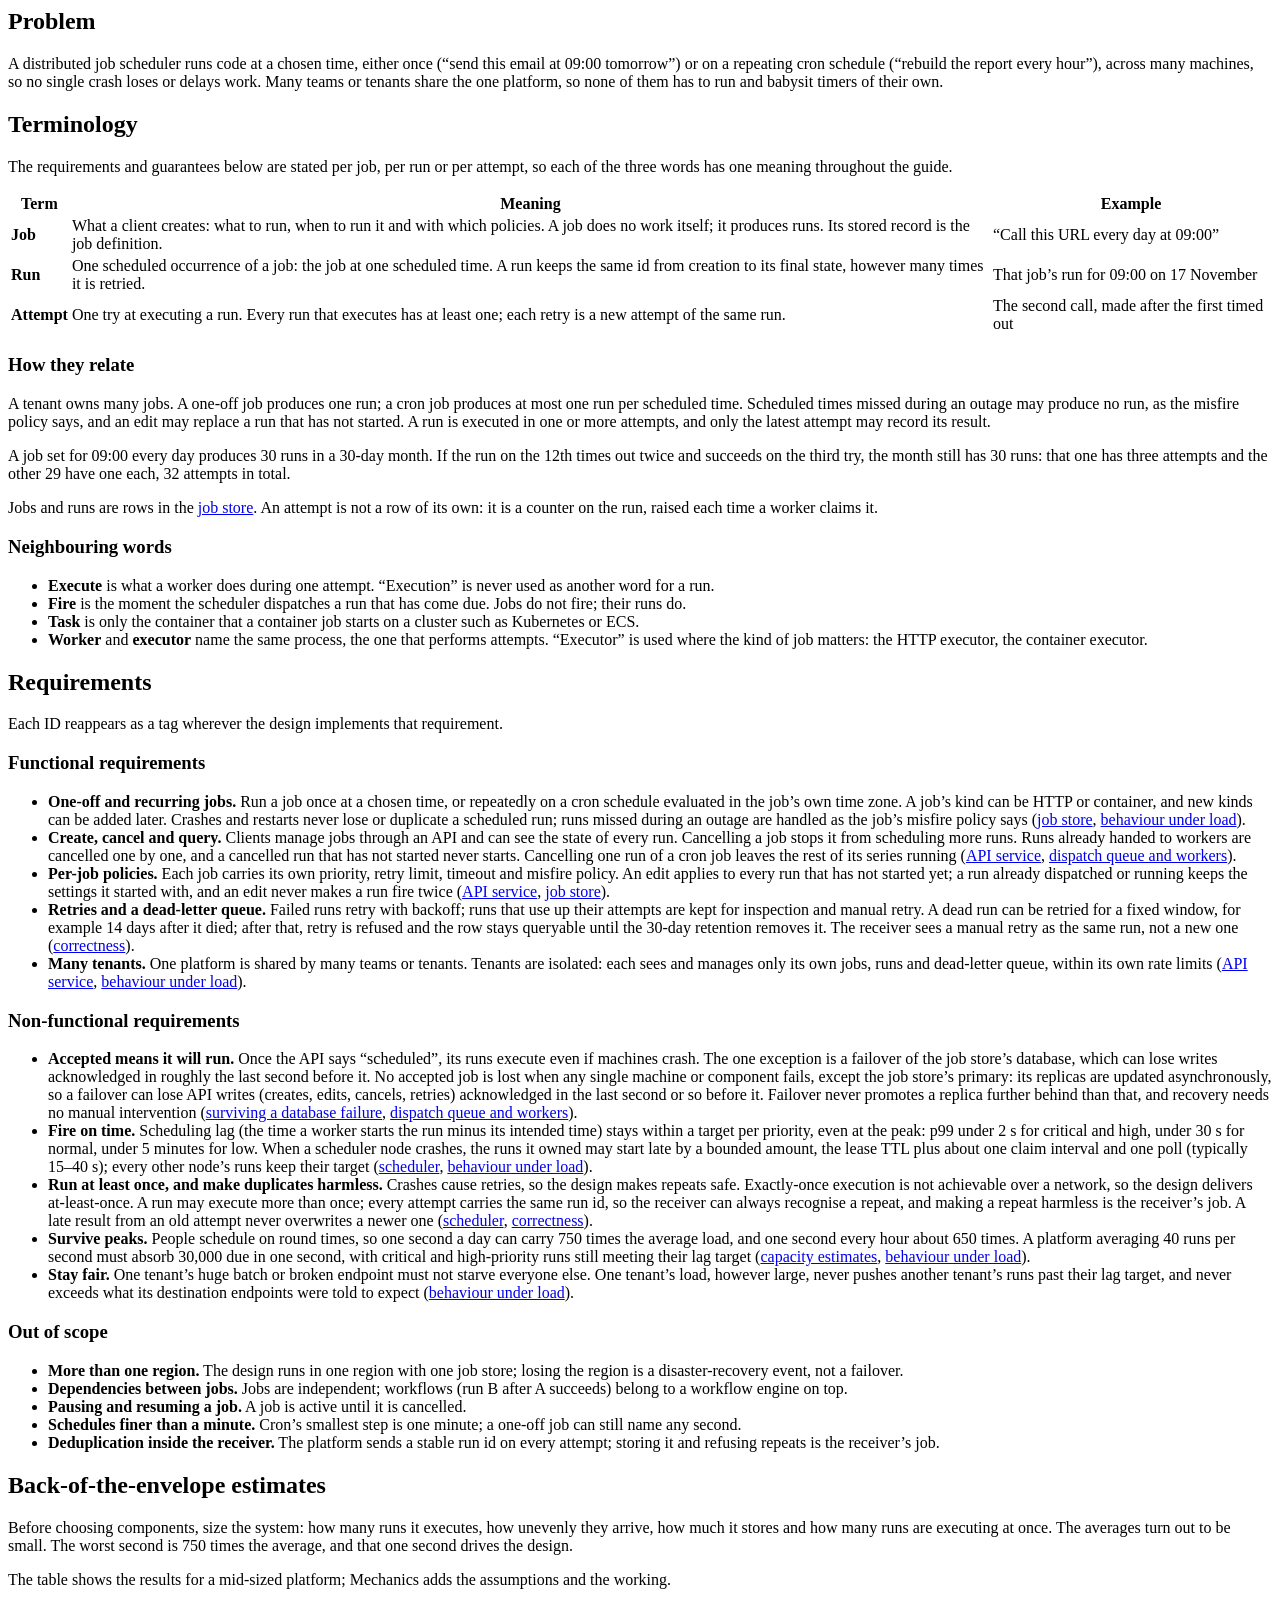
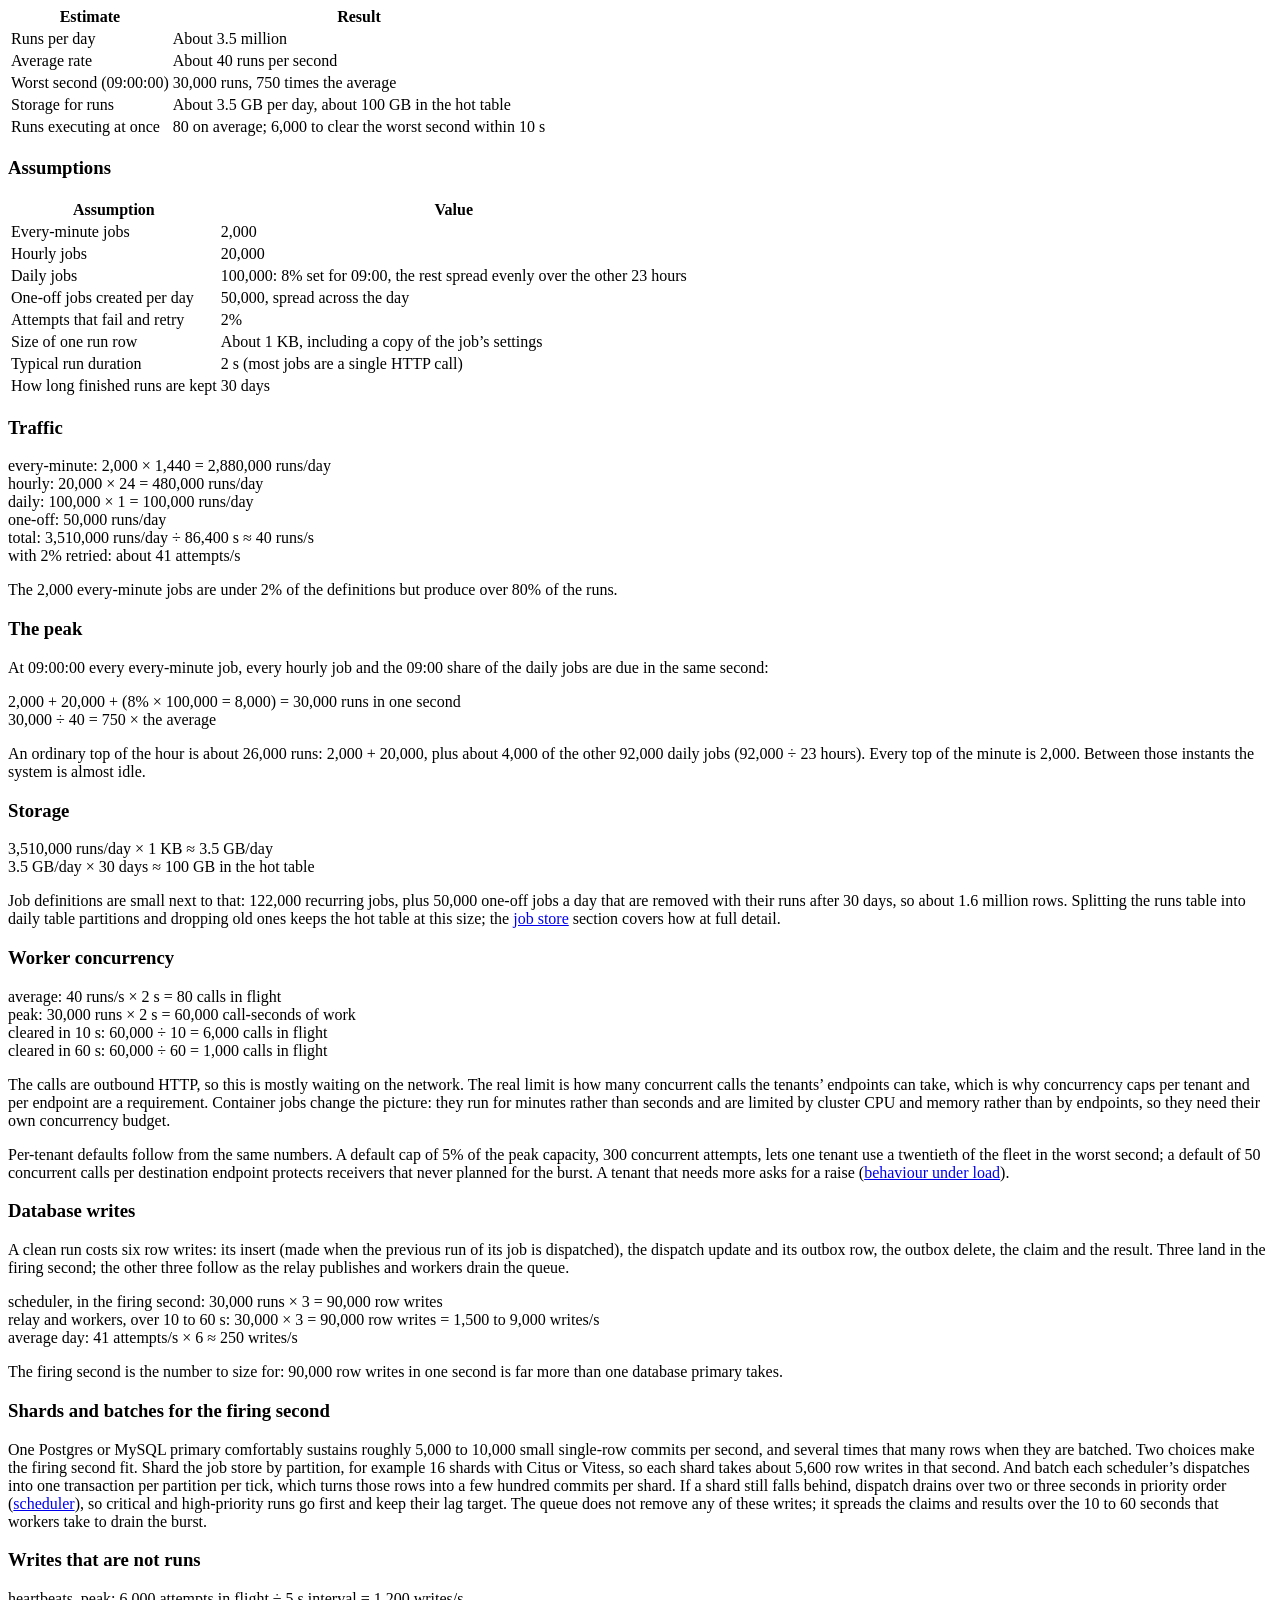
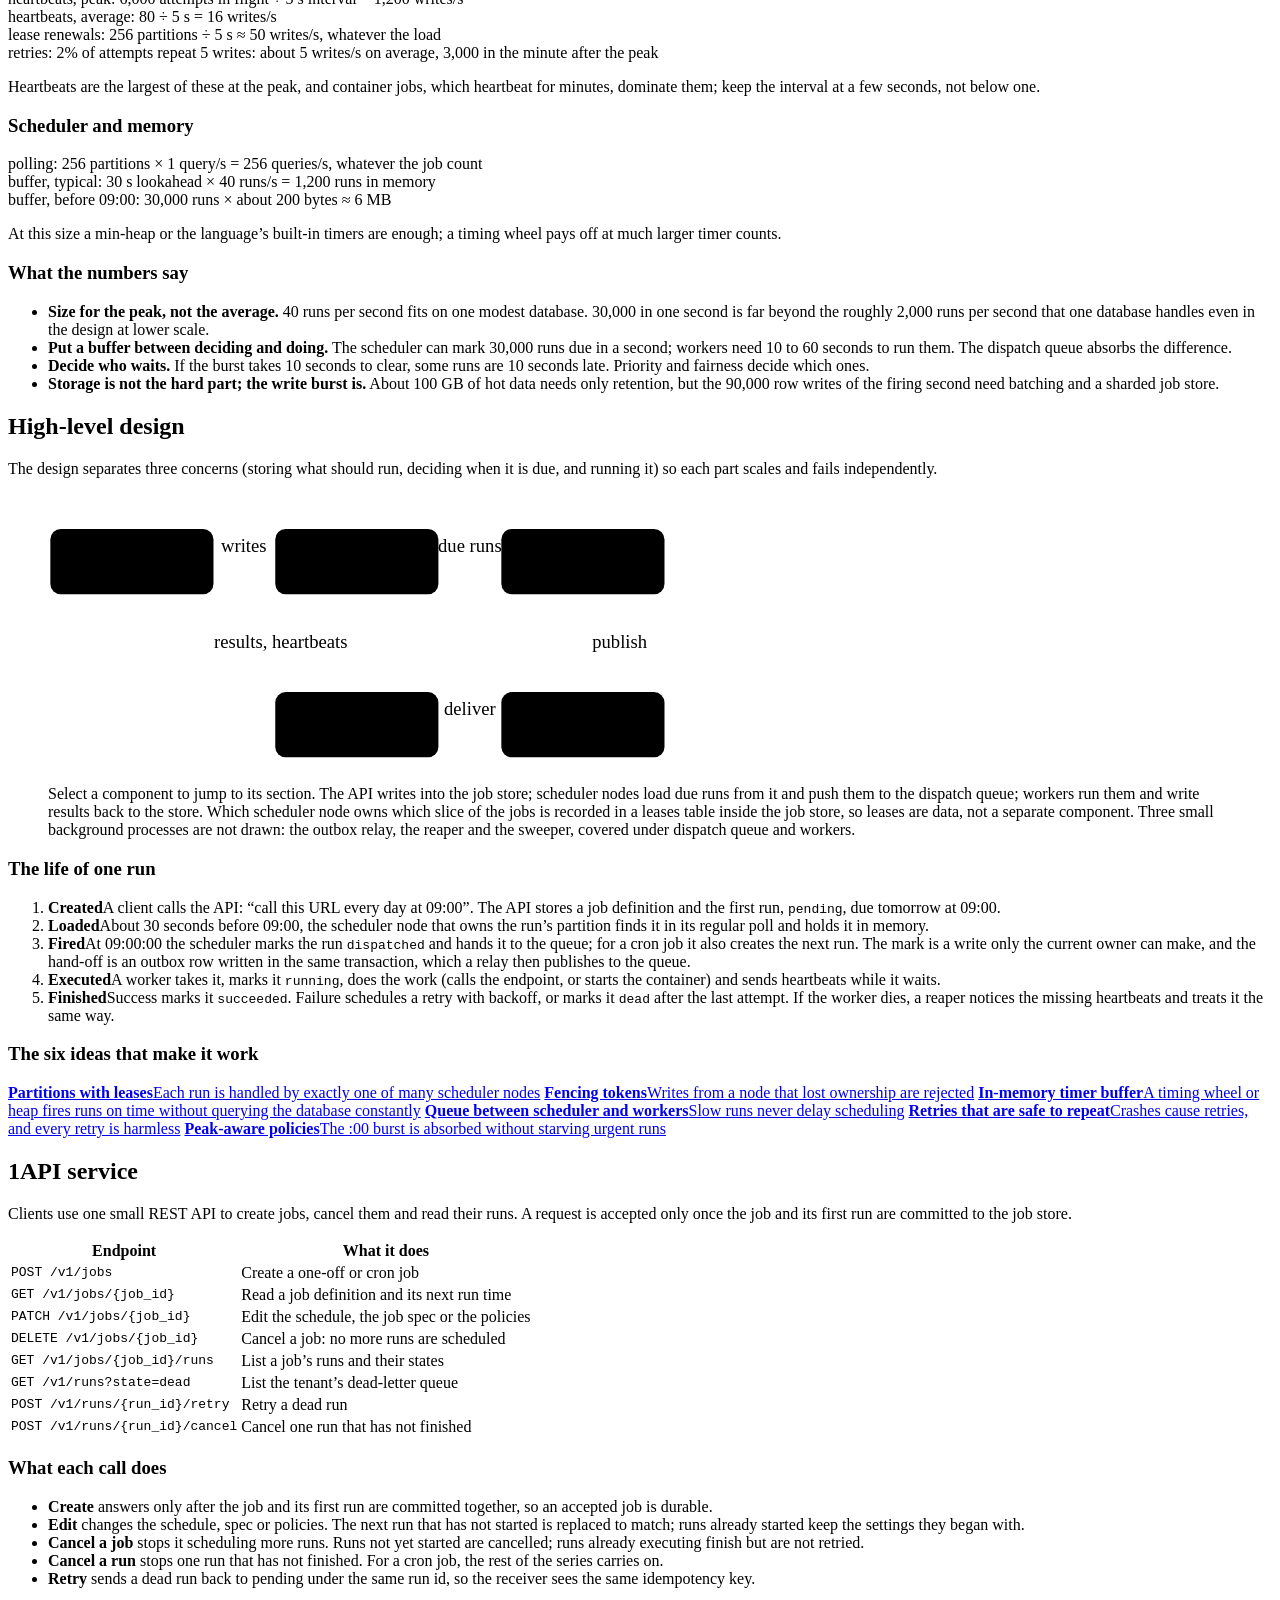
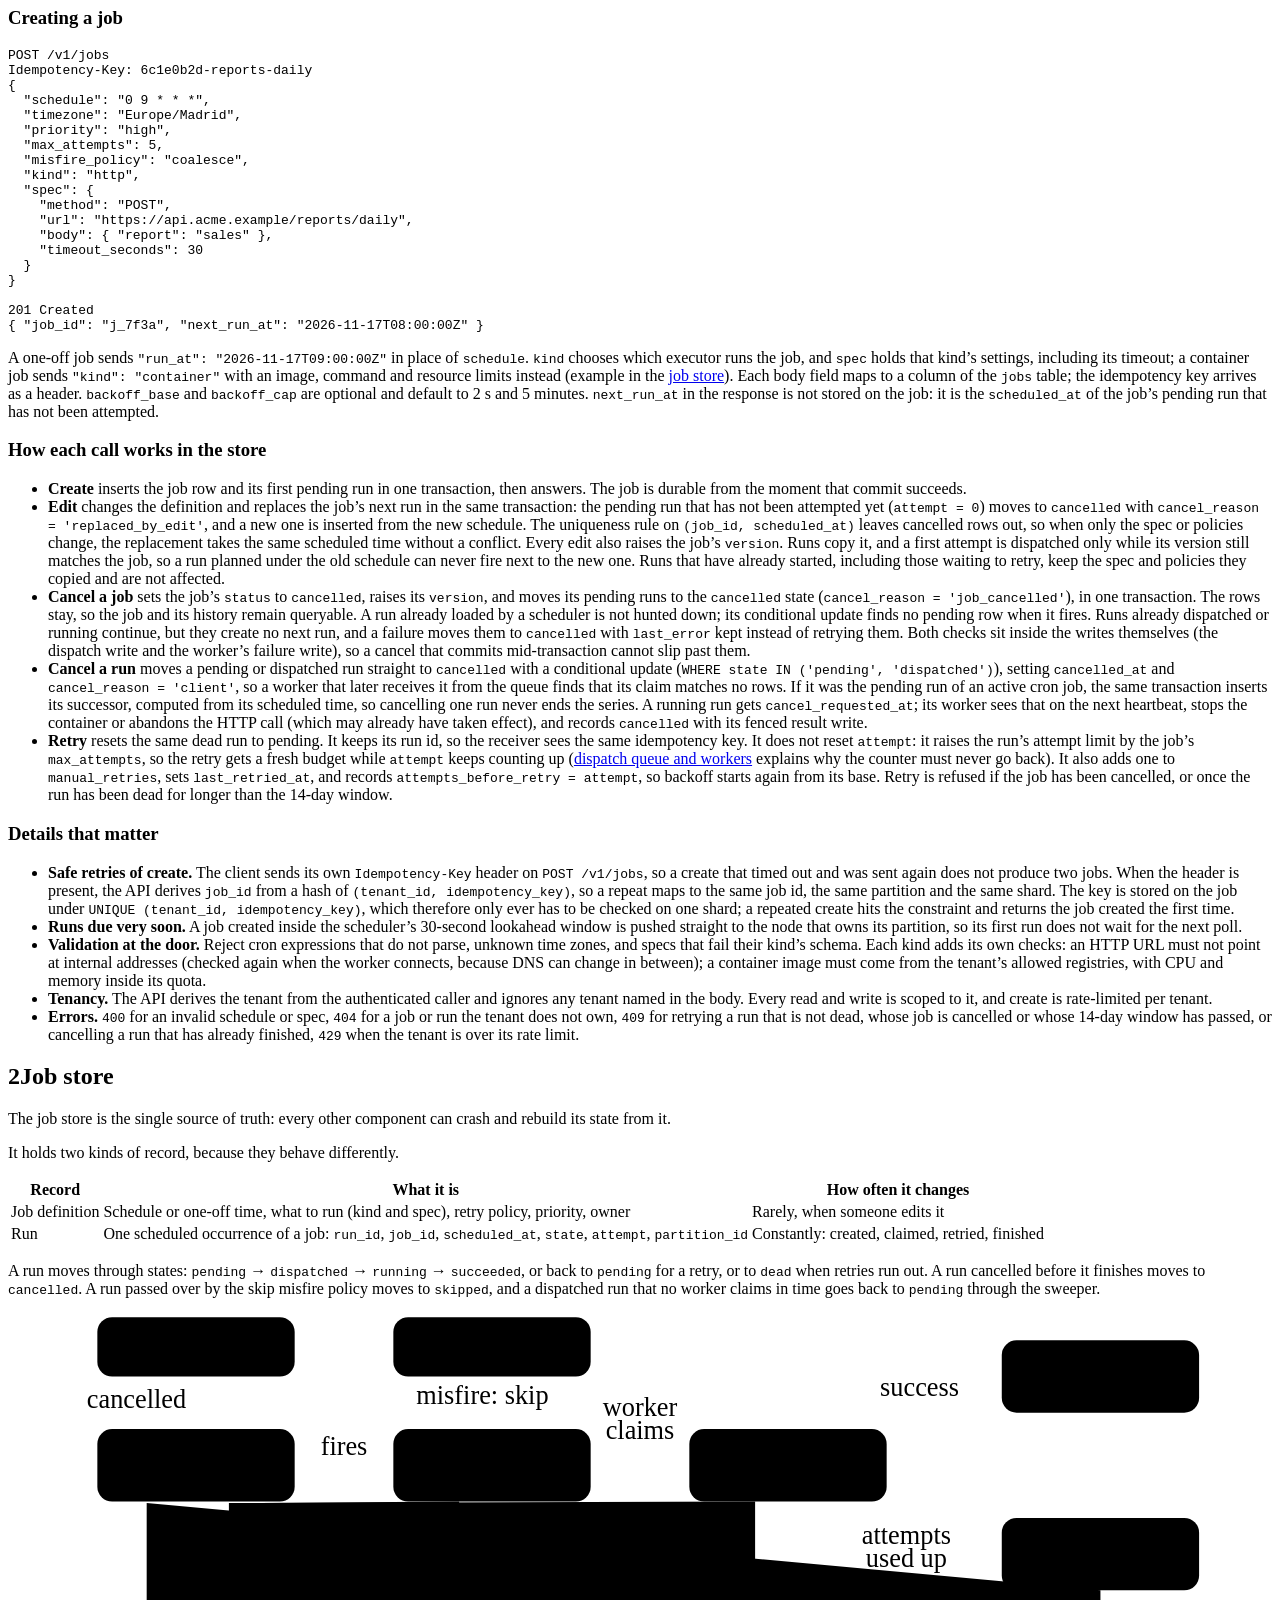
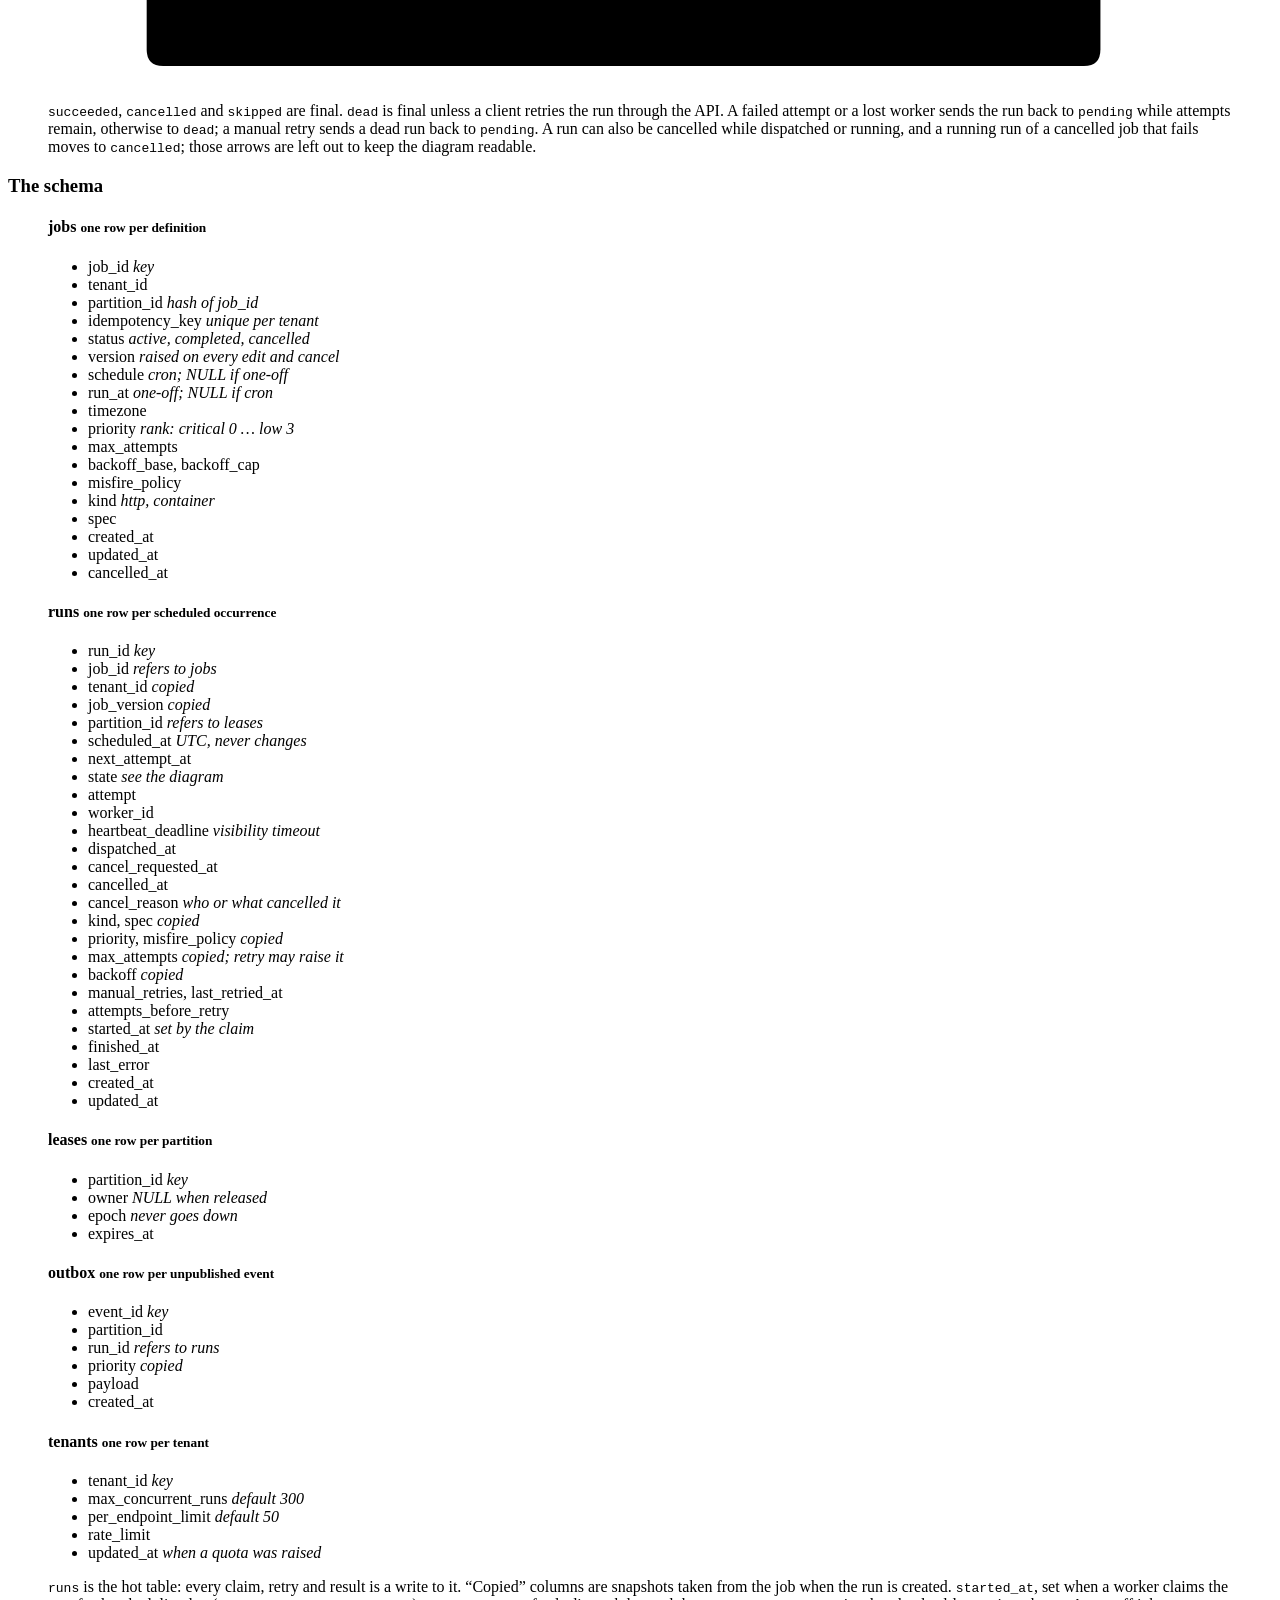
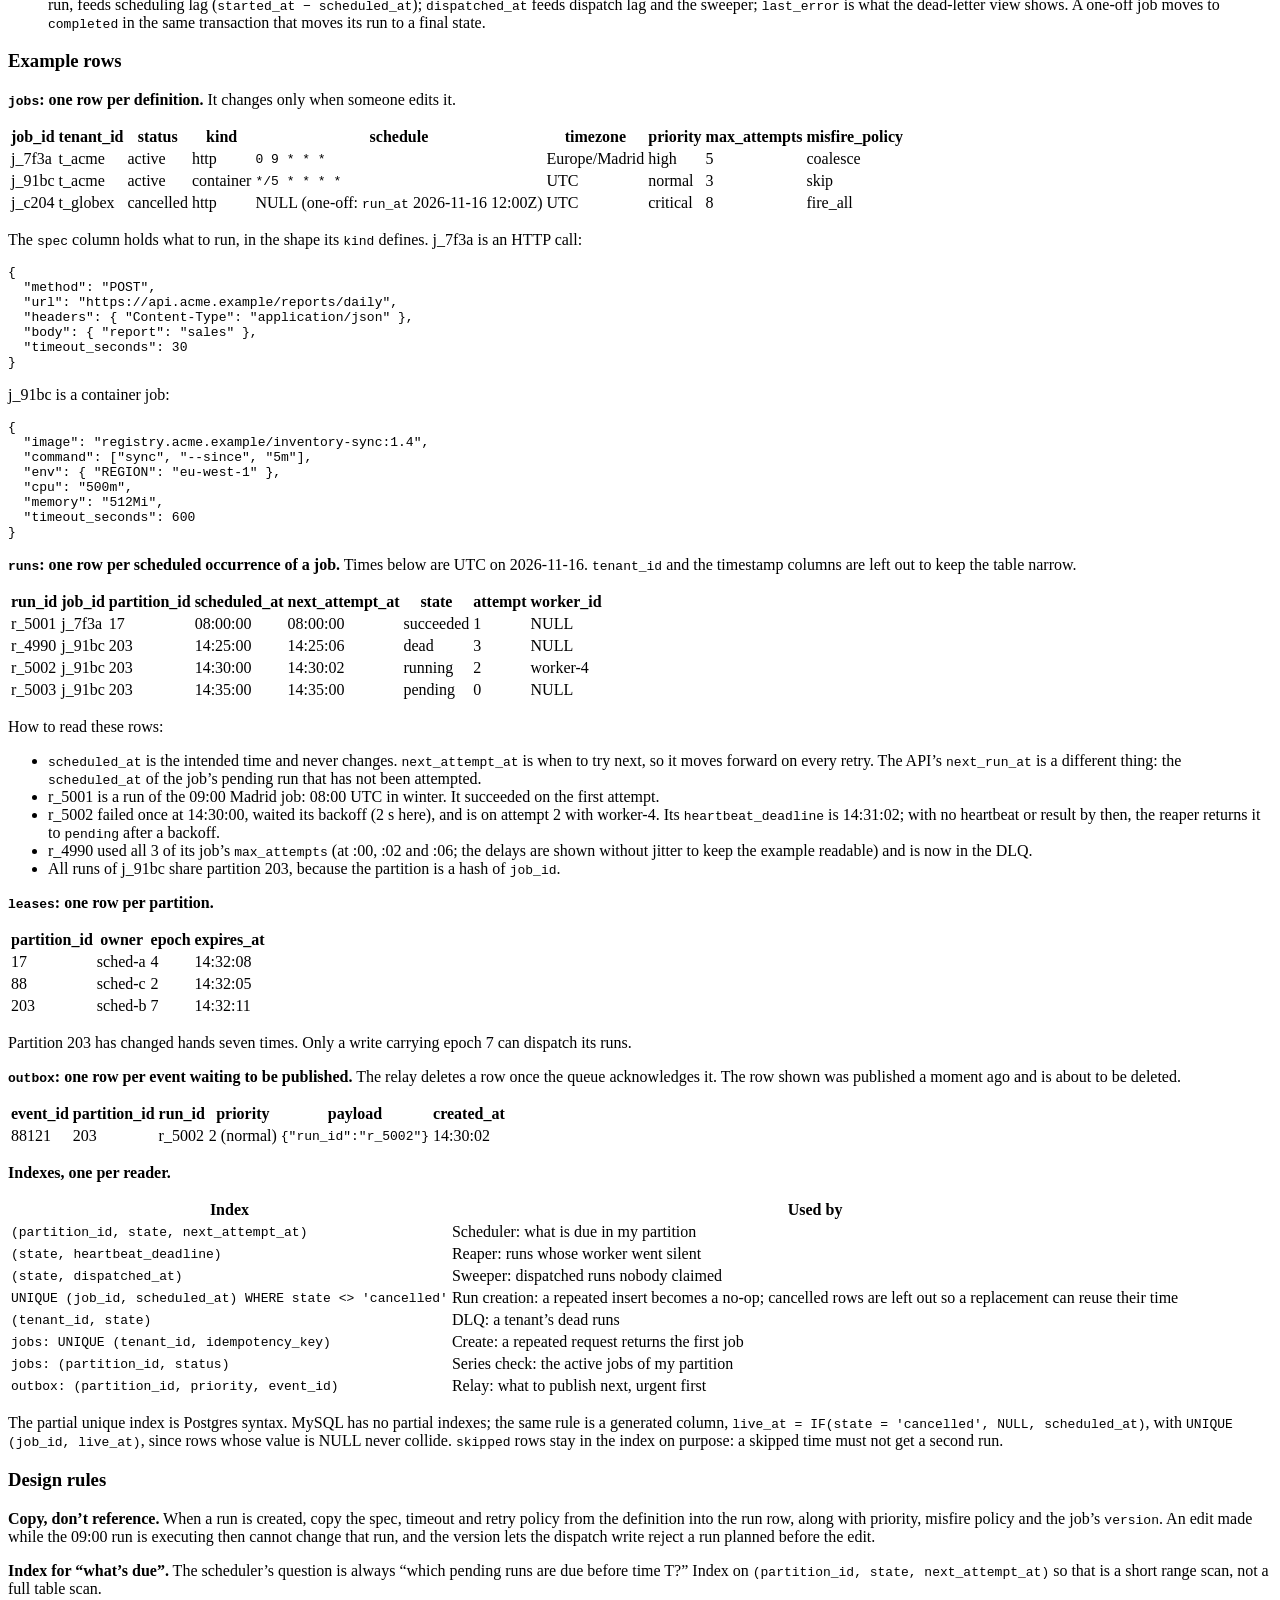
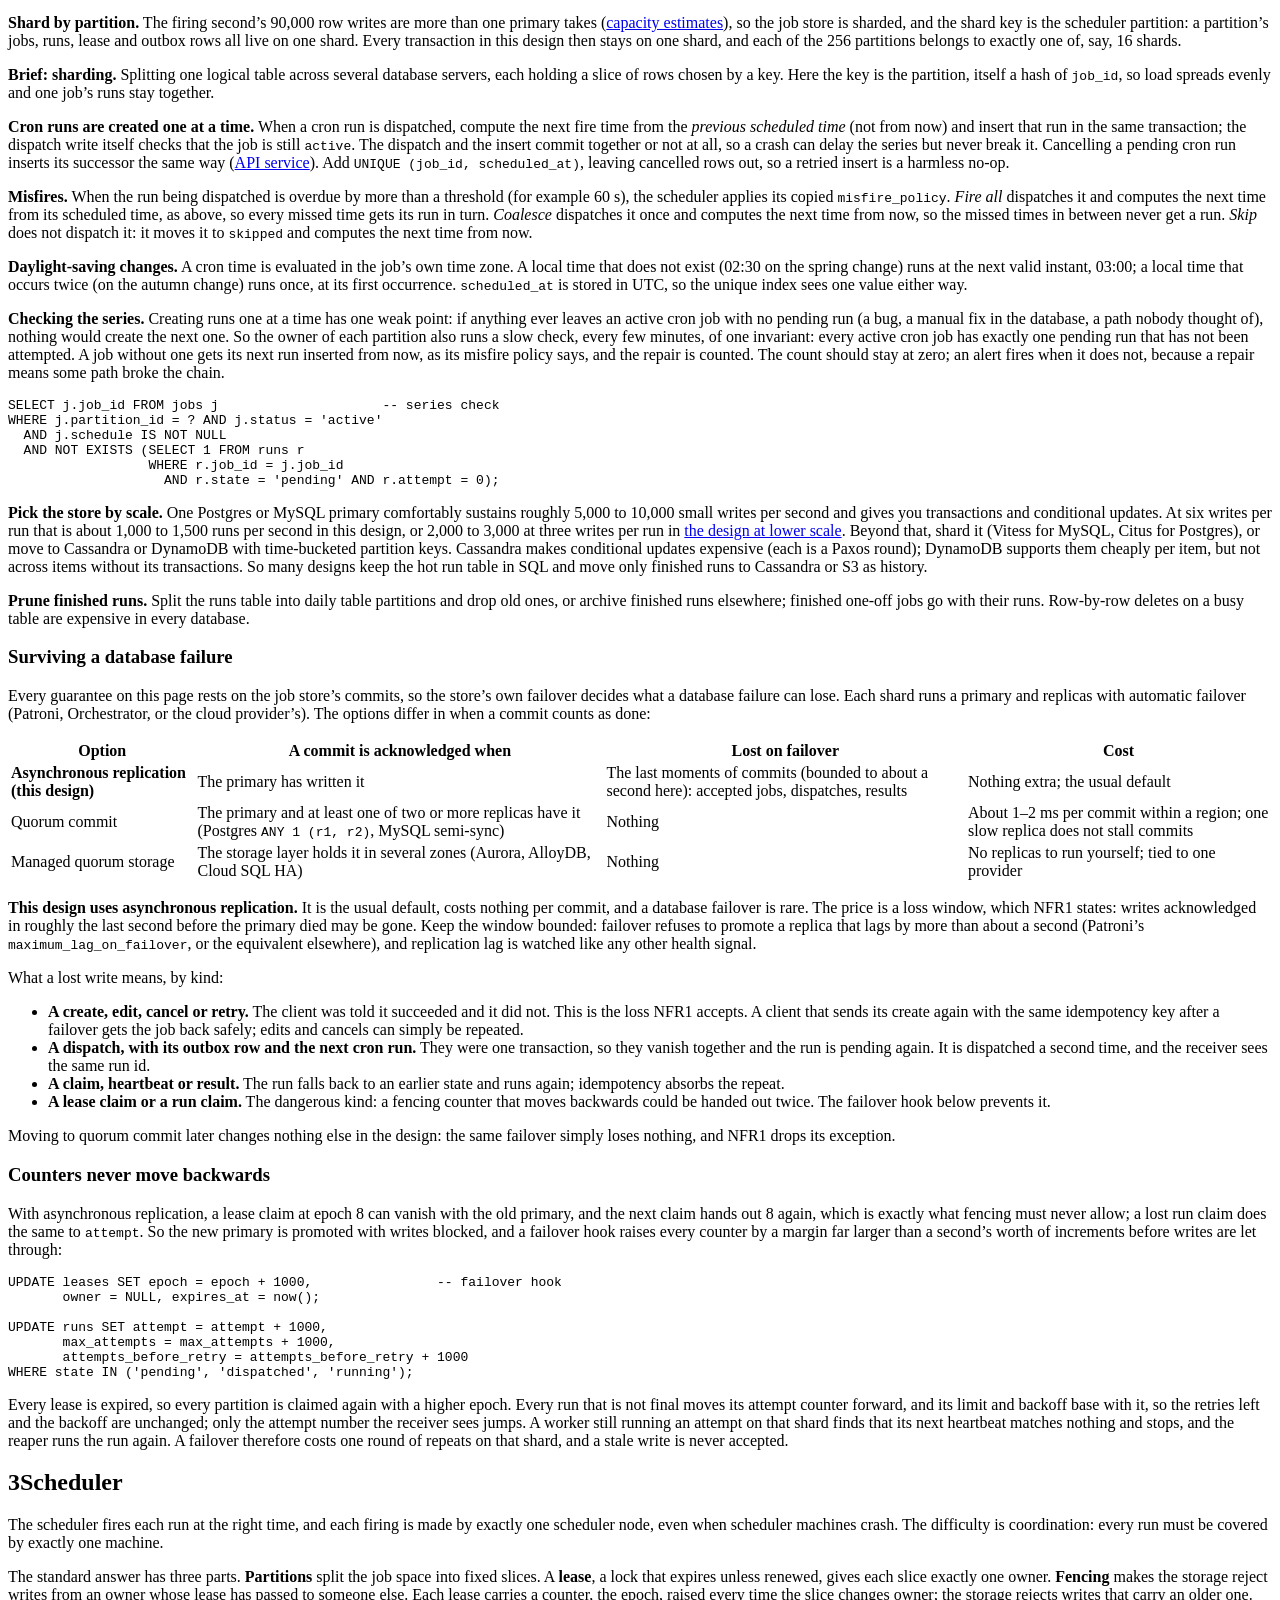
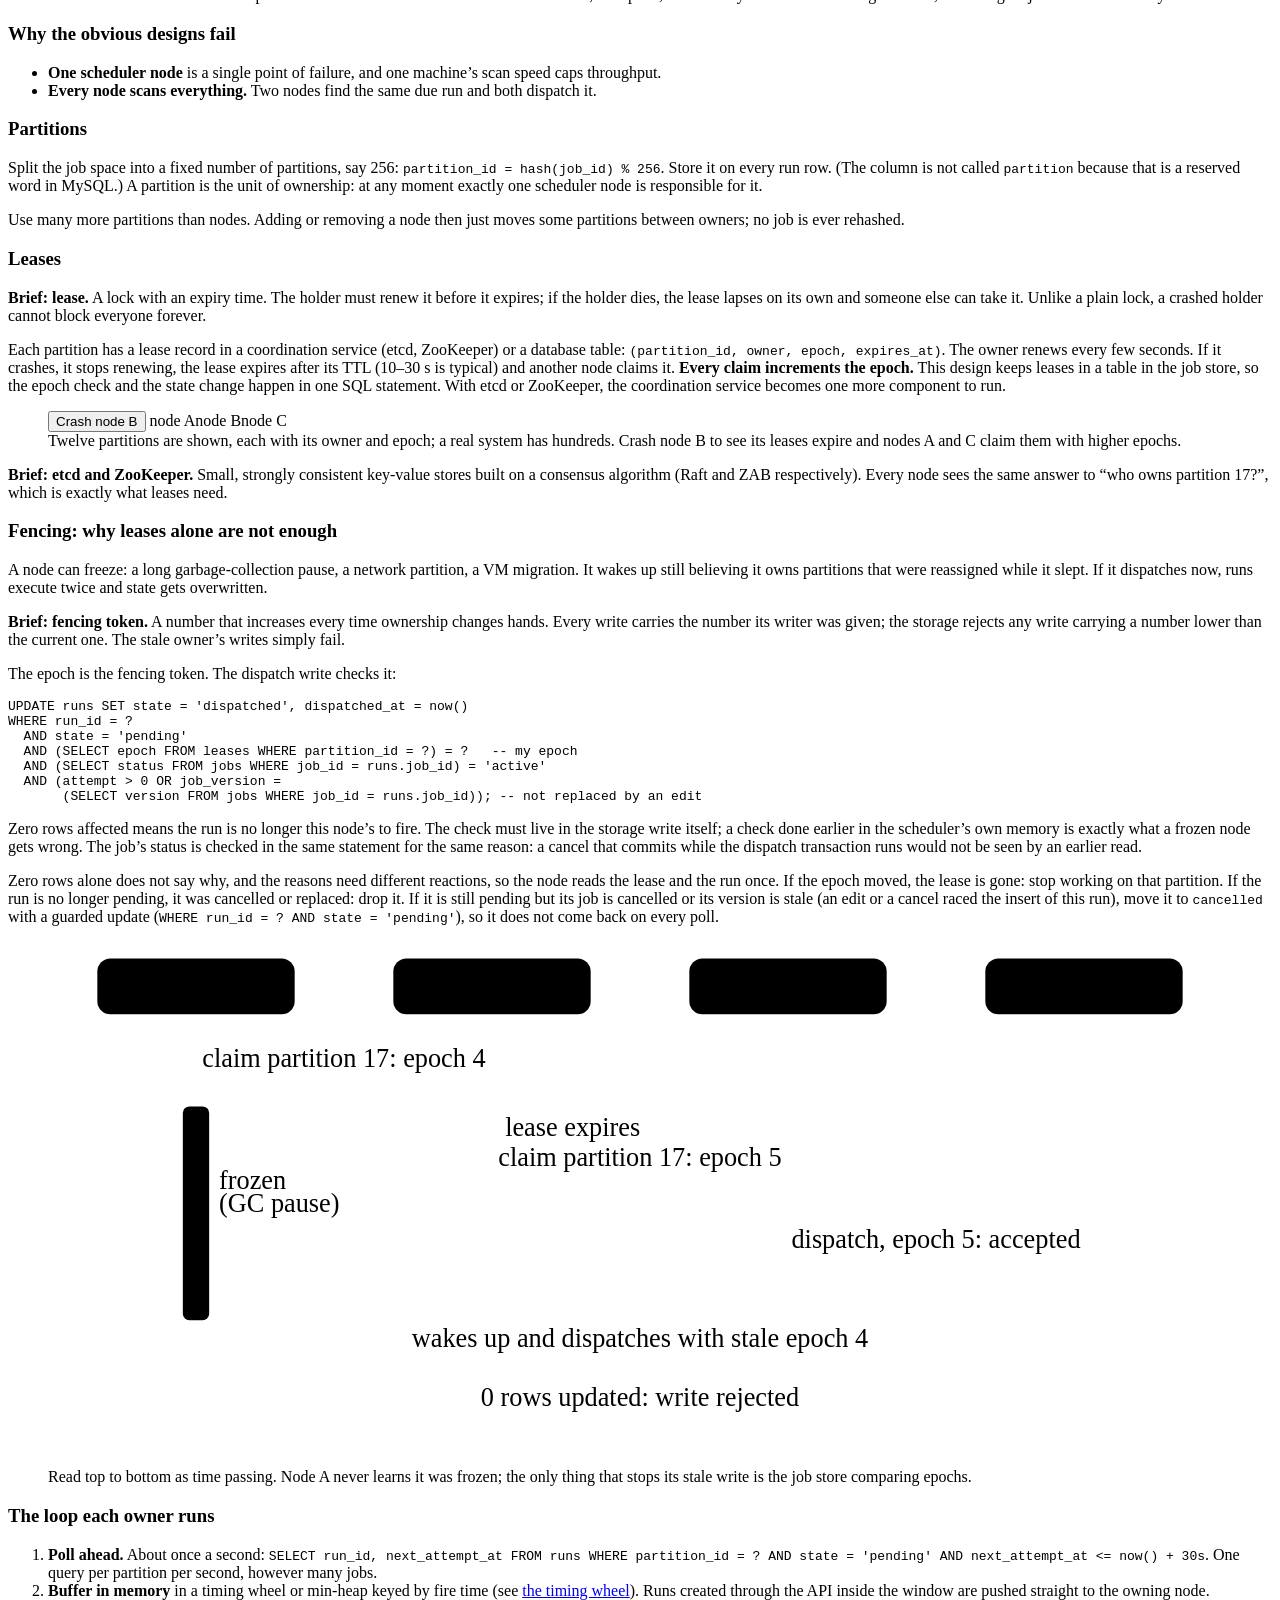
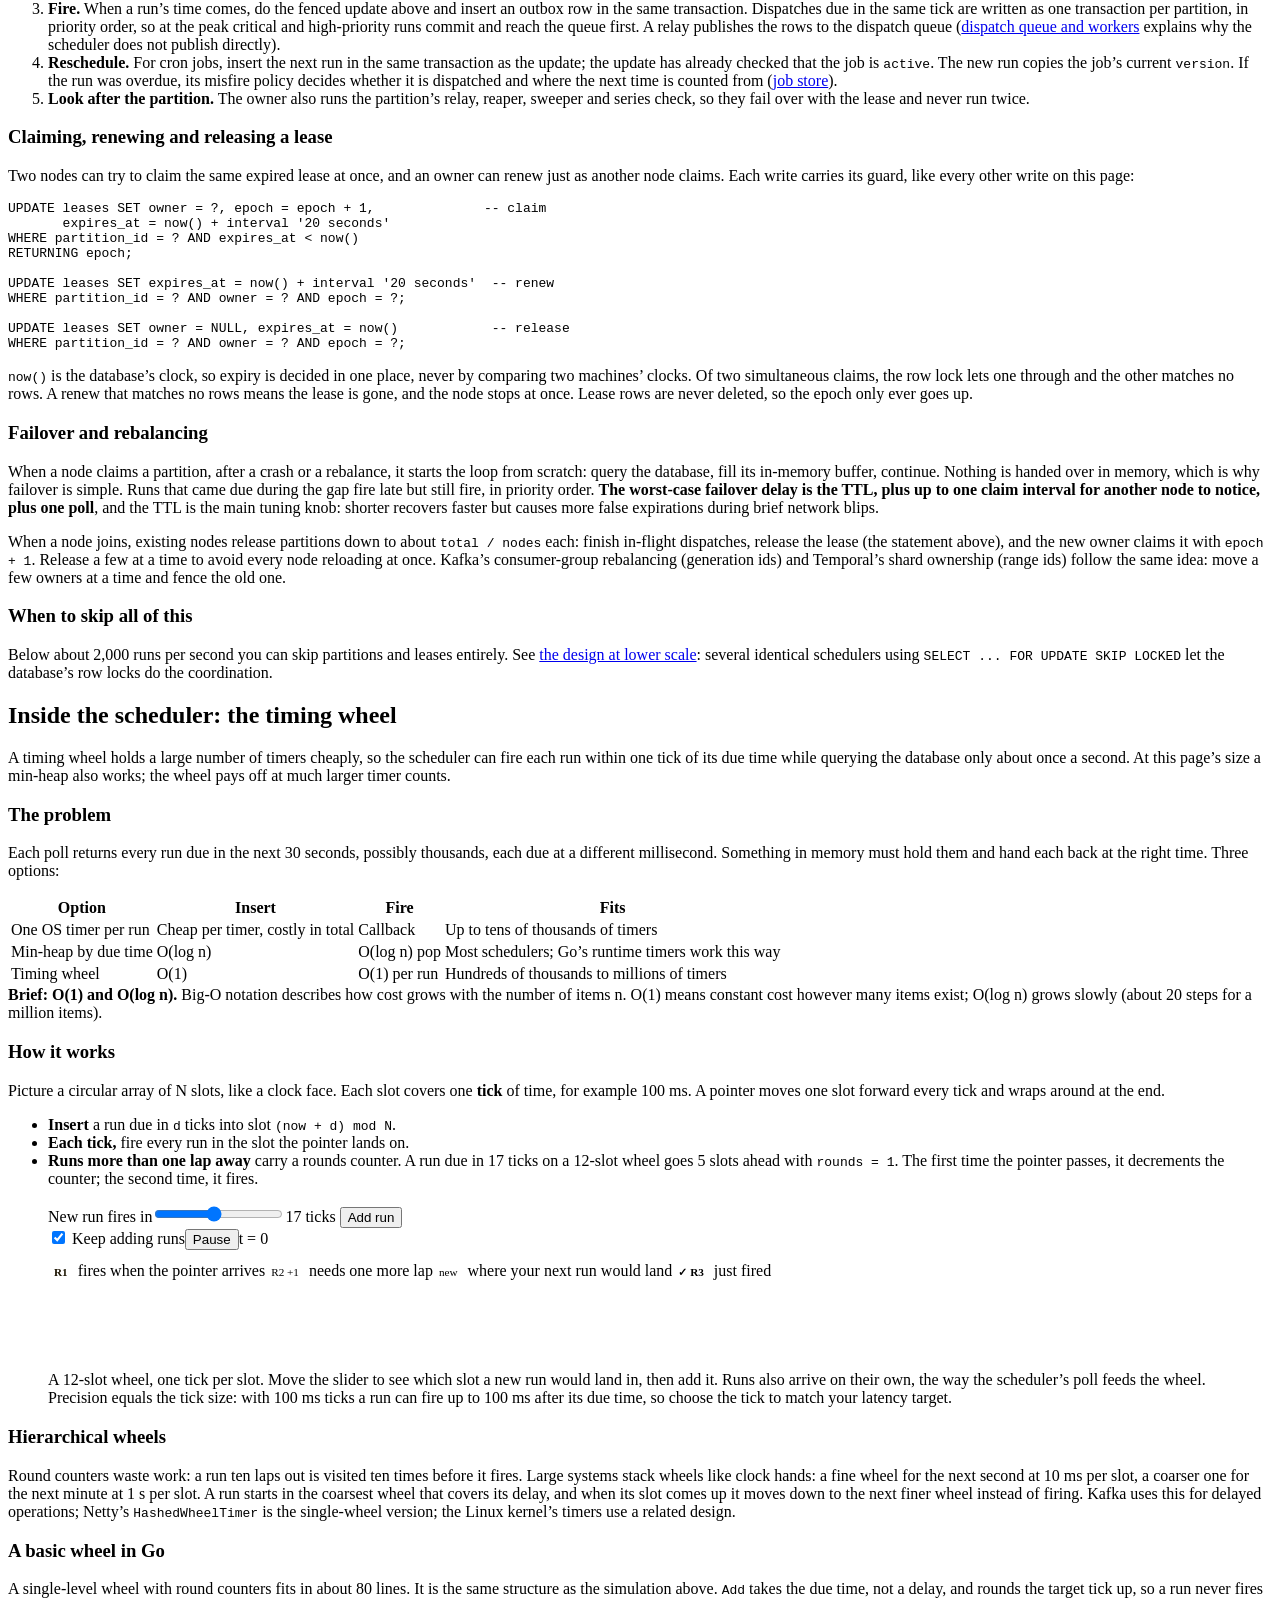
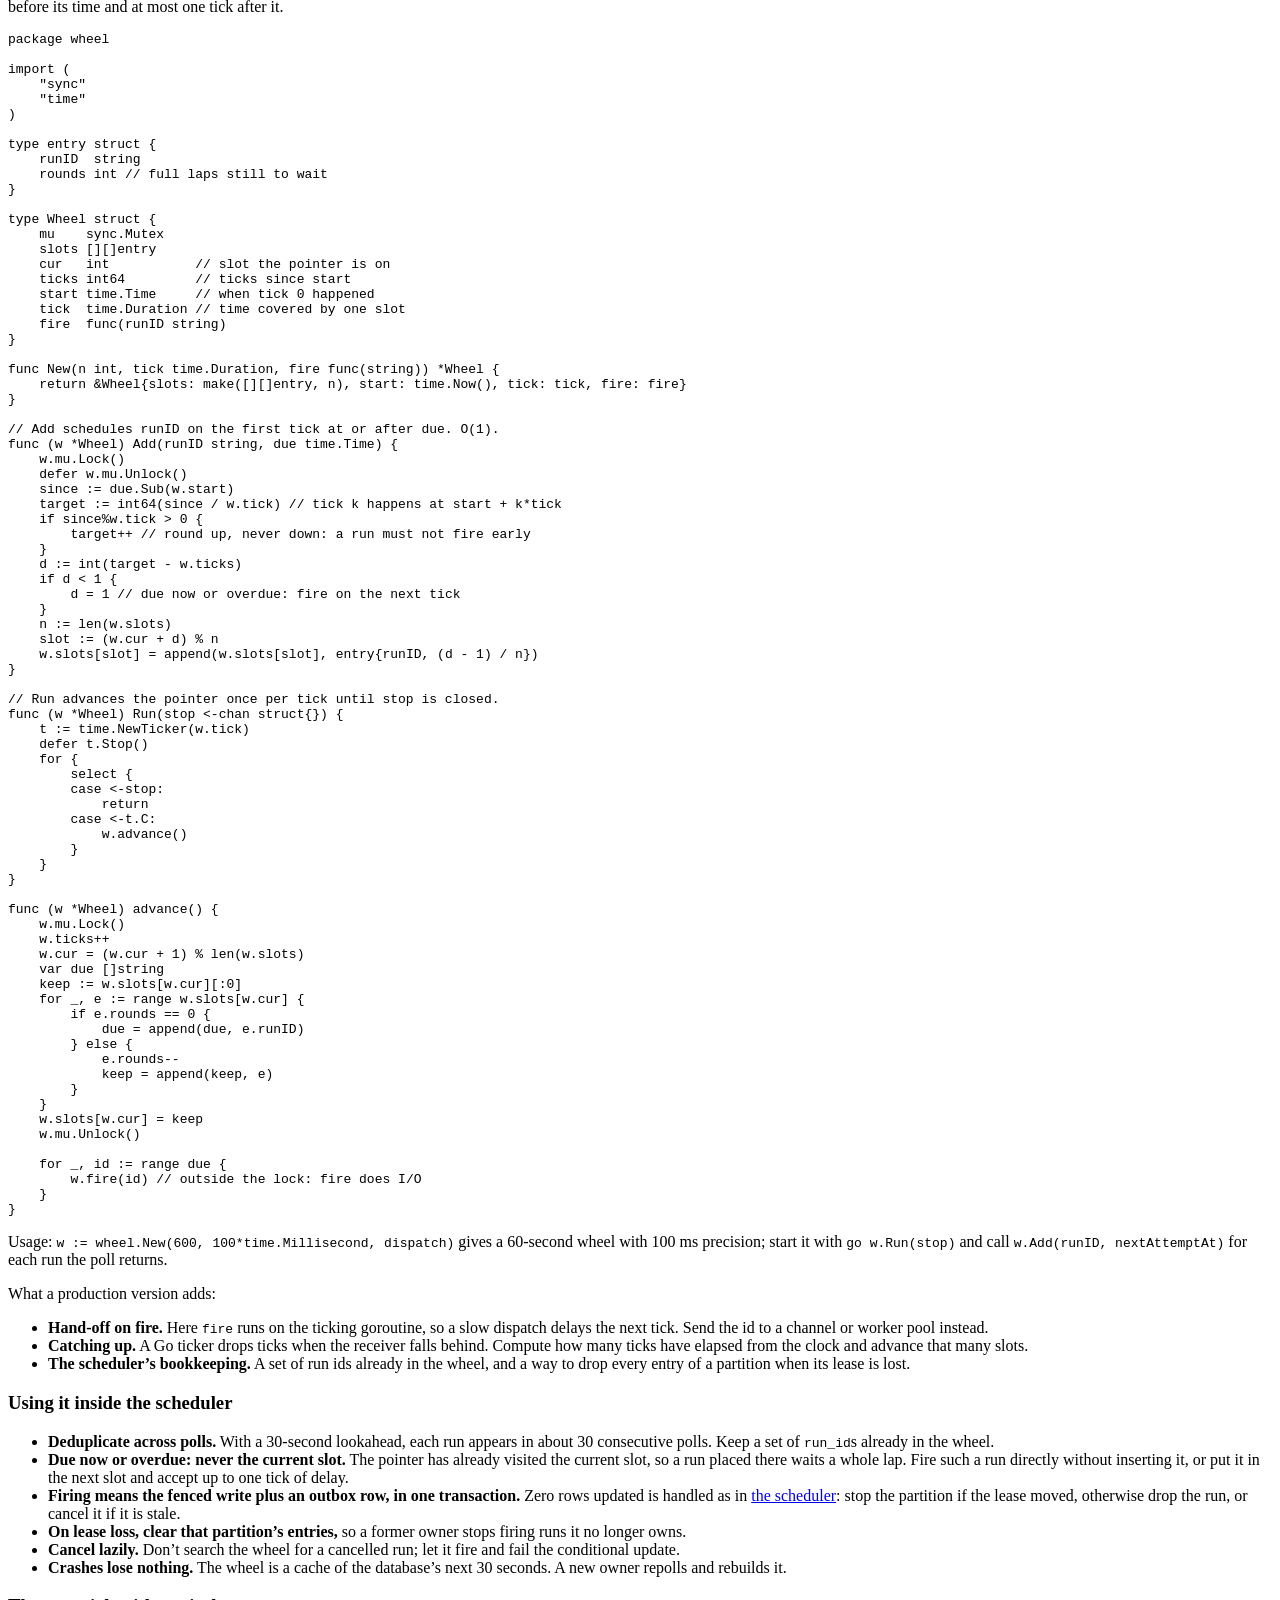
<file: pages/distributed-job-scheduler.html>
<head>
<meta name="layout" content="guide">
<title>Building a distributed job scheduler</title>
<meta name="short-title" content="Distributed job scheduler">
<meta name="description" content="Run jobs on time across many machines. Explore the job store, scheduler, dispatch queue, and workers—from the architecture to SQL, edge cases, and a Go implementation.">
<meta name="depth-3" content="SQL, example rows, edge cases, tuning and a Go implementation.">
<style>
/* component colours */
:root{--api:var(--slate);--store:var(--indigo);--sched:var(--teal);--queue:var(--amber);--work:var(--rose)}
.k-api{--k:var(--api)} .k-store{--k:var(--store)} .k-sched{--k:var(--sched)} .k-queue{--k:var(--queue)} .k-work{--k:var(--work)}

/* partitions */
.parts{display:grid;grid-template-columns:repeat(6,minmax(0,1fr));gap:6px;font-family:var(--head)}
.parts div{border-radius:8px;padding:7px 4px;text-align:center;font-size:.8rem;line-height:1.3;border:1.5px solid var(--n);background:color-mix(in srgb,var(--n) 16%,var(--surface));transition:background .35s,border-color .35s}
.parts div b{display:block;font-size:.95rem;font-weight:600}
.parts .moved{box-shadow:0 0 0 2px var(--mark)}
.nA{--n:var(--sched)} .nB{--n:var(--queue)} .nC{--n:var(--store)}

/* wheel */
.wheel{display:grid;grid-template-columns:repeat(12,minmax(0,1fr));gap:4px;margin-bottom:12px;font-family:var(--head)}
.slot{border:1px solid var(--line);border-radius:8px;min-height:104px;padding:4px;display:flex;flex-direction:column;gap:3px;align-items:center}
.slot.cur{border:2px solid var(--sched);background:color-mix(in srgb,var(--sched) 9%,transparent)}
.slot .hd{font-size:.72rem;color:var(--muted)}
.jc{font-size:.7rem;padding:2px 3px;border-radius:4px;width:100%;text-align:center;white-space:nowrap}
.jc.rd{background:var(--mark);color:#1B1300;font-weight:600}
.jc.wt{border:1px dashed var(--muted);color:var(--muted)}
.jc.fd{background:color-mix(in srgb,var(--sched) 22%,transparent);color:var(--sched);font-weight:600}
.jc.gh{border:1.5px dashed var(--queue);color:var(--queue)}
.slot.tg{border-color:var(--queue);border-style:dashed}
.wlog{font-family:var(--mono);font-size:.76rem;line-height:1.7;color:var(--muted);min-height:6.8em}

/* rows claimed with SKIP LOCKED */
.rows{font-family:var(--mono);font-size:.8rem;display:grid;gap:4px}
.rows div{display:grid;grid-template-columns:5em 5.5em 1fr;gap:10px;padding:6px 10px;border-radius:7px;border:1px solid var(--line);align-items:center}
.rows span{font-family:var(--head);font-size:.82rem}
.rows .a{border-color:var(--sched);background:color-mix(in srgb,var(--sched) 14%,var(--surface))}
.rows .b{border-color:var(--work);background:color-mix(in srgb,var(--work) 14%,var(--surface))}
.wlog,.rows,#wclk{font-variant-ligatures:none;font-feature-settings:"liga" 0,"calt" 0}
@media (max-width:900px){.wheel{grid-template-columns:repeat(6,minmax(0,1fr))}}
</style>
</head>
<body>
<template data-slot="map">
  <svg class="minimap" viewBox="0 0 224 150" role="group" aria-label="System map. Select a component to jump to its part of the guide.">
    <path class="wire" marker-end="url(#ah)" d="M102 17H121"/>
    <path class="wire" marker-end="url(#ah)" d="M172 32V59"/>
    <path class="wire" marker-end="url(#ah)" d="M122 86 103 122"/>
    <path class="wire" marker-end="url(#ah)" d="M52 118V91"/>
    <path class="wire" marker-end="url(#ah)" d="M102 64 121 28"/>
    <g class="n k-api" data-node="api" data-go="api" tabindex="0" role="link" aria-label="API service"><rect x="2" y="2" width="100" height="30" rx="7"/><text x="52" y="17">API</text></g>
    <g class="n k-store" data-node="store" data-go="job-store" tabindex="0" role="link" aria-label="Job store"><rect x="122" y="2" width="100" height="30" rx="7"/><text x="172" y="17">Job store</text></g>
    <g class="n k-work" data-node="work" data-go="dispatch" tabindex="0" role="link" aria-label="Workers"><rect x="2" y="60" width="100" height="30" rx="7"/><text x="52" y="75">Workers</text></g>
    <g class="n k-sched" data-node="sched" data-go="scheduler" tabindex="0" role="link" aria-label="Scheduler"><rect x="122" y="60" width="100" height="30" rx="7"/><text x="172" y="75">Scheduler</text></g>
    <g class="n k-queue" data-node="queue" data-go="dispatch" tabindex="0" role="link" aria-label="Dispatch queue"><rect x="2" y="118" width="100" height="30" rx="7"/><text x="52" y="133">Queue</text></g>
  </svg>
</template>

<section id="overview" data-toc="Problem" data-group="Framing" data-nodes="">
  <div class="sh"><h2>Problem</h2></div>
  <p class="lede">A distributed job scheduler runs code at a chosen time, either once (“send this email at 09:00 tomorrow”) or on a repeating cron schedule (“rebuild the report every hour”), across many machines, so no single crash loses or delays work. Many teams or tenants share the one platform, so none of them has to run and babysit timers of their own.</p>
</section>

<section id="terms" data-toc="Terminology" data-nodes=""
  data-more2="how jobs, runs and attempts relate, with one example counted through"
  data-more3="the neighbouring words the guide keeps for other things: execute, fire, task and worker">
  <div class="sh"><h2>Terminology</h2></div>
  <p>The requirements and guarantees below are stated per job, per run or per attempt, so each of the three words has one meaning throughout the guide.</p>
  <div class="scroll"><table>
    <tr><th>Term</th><th>Meaning</th><th>Example</th></tr>
    <tr id="term-job"><td><strong>Job</strong></td><td>What a client creates: what to run, when to run it and with which policies. A job does no work itself; it produces runs. Its stored record is the job definition.</td><td>“Call this URL every day at 09:00”</td></tr>
    <tr id="term-run"><td><strong>Run</strong></td><td>One scheduled occurrence of a job: the job at one scheduled time. A run keeps the same id from creation to its final state, however many times it is retried.</td><td>That job’s run for 09:00 on 17 November</td></tr>
    <tr id="term-attempt"><td><strong>Attempt</strong></td><td>One try at executing a run. Every run that executes has at least one; each retry is a new attempt of the same run.</td><td>The second call, made after the first timed out</td></tr>
  </table></div>
  <div data-l="2">
    <h3>How they relate</h3>
    <p>A tenant owns many jobs. A one-off job produces one run; a cron job produces at most one run per scheduled time. Scheduled times missed during an outage may produce no run, as the misfire policy says, and an edit may replace a run that has not started. A run is executed in one or more attempts, and only the latest attempt may record its result.</p>
    <p>A job set for 09:00 every day produces 30 runs in a 30-day month. If the run on the 12th times out twice and succeeds on the third try, the month still has 30 runs: that one has three attempts and the other 29 have one each, 32 attempts in total.</p>
    <p>Jobs and runs are rows in the <a href="#job-store">job store</a>. An attempt is not a row of its own: it is a counter on the run, raised each time a worker claims it.</p>
  </div>
  <div data-l="3">
    <h3>Neighbouring words</h3>
    <ul>
      <li><strong>Execute</strong> is what a worker does during one attempt. “Execution” is never used as another word for a run.</li>
      <li><strong>Fire</strong> is the moment the scheduler dispatches a run that has come due. Jobs do not fire; their runs do.</li>
      <li><strong>Task</strong> is only the container that a container job starts on a cluster such as Kubernetes or ECS.</li>
      <li><strong>Worker</strong> and <strong>executor</strong> name the same process, the one that performs attempts. “Executor” is used where the kind of job matters: the HTTP executor, the container executor.</li>
    </ul>
  </div>
</section>

<section id="requirements" data-toc="Requirements" data-nodes=""
  data-more2="a one-line explanation of each requirement, and what is out of scope"
  data-more3="the precise guarantee behind each requirement, with links to the section that delivers it">
  <div class="sh"><h2>Requirements</h2></div>
  <p>Each ID reappears as a tag wherever the design implements that requirement.</p>
  <h3>Functional requirements</h3>
  <ul data-reqs="FR">
    <li><strong>One-off and recurring jobs.</strong><span data-l="2"> Run a job once at a chosen time, or repeatedly on a cron schedule evaluated in the job’s own time zone. A job’s kind can be HTTP or container, and new kinds can be added later.</span><span data-l="3"> Crashes and restarts never lose or duplicate a scheduled run; runs missed during an outage are handled as the job’s misfire policy says (<a href="#job-store">job store</a>, <a href="#load">behaviour under load</a>).</span></li>
    <li><strong>Create, cancel and query.</strong><span data-l="2"> Clients manage jobs through an API and can see the state of every run.</span><span data-l="3"> Cancelling a job stops it from scheduling more runs. Runs already handed to workers are cancelled one by one, and a cancelled run that has not started never starts. Cancelling one run of a cron job leaves the rest of its series running (<a href="#api">API service</a>, <a href="#dispatch">dispatch queue and workers</a>).</span></li>
    <li><strong>Per-job policies.</strong><span data-l="2"> Each job carries its own priority, retry limit, timeout and misfire policy.</span><span data-l="3"> An edit applies to every run that has not started yet; a run already dispatched or running keeps the settings it started with, and an edit never makes a run fire twice (<a href="#api">API service</a>, <a href="#job-store">job store</a>).</span></li>
    <li><strong>Retries and a dead-letter queue.</strong><span data-l="2"> Failed runs retry with backoff; runs that use up their attempts are kept for inspection and manual retry.</span><span data-l="3"> A dead run can be retried for a fixed window, for example 14 days after it died; after that, retry is refused and the row stays queryable until the 30-day retention removes it. The receiver sees a manual retry as the same run, not a new one (<a href="#correctness">correctness</a>).</span></li>
    <li><strong>Many tenants.</strong><span data-l="2"> One platform is shared by many teams or tenants.</span><span data-l="3"> Tenants are isolated: each sees and manages only its own jobs, runs and dead-letter queue, within its own rate limits (<a href="#api">API service</a>, <a href="#load">behaviour under load</a>).</span></li>
  </ul>
  <h3>Non-functional requirements</h3>
  <ul data-reqs="NFR">
    <li><strong>Accepted means it will run.</strong><span data-l="2"> Once the API says “scheduled”, its runs execute even if machines crash. The one exception is a failover of the job store’s database, which can lose writes acknowledged in roughly the last second before it.</span><span data-l="3"> No accepted job is lost when any single machine or component fails, except the job store’s primary: its replicas are updated asynchronously, so a failover can lose API writes (creates, edits, cancels, retries) acknowledged in the last second or so before it. Failover never promotes a replica further behind than that, and recovery needs no manual intervention (<a href="#store-failover">surviving a database failure</a>, <a href="#dispatch">dispatch queue and workers</a>).</span></li>
    <li><strong>Fire on time.</strong><span data-l="2"> Scheduling lag (the time a worker starts the run minus its intended time) stays within a target per priority, even at the peak: p99 under 2 s for critical and high, under 30 s for normal, under 5 minutes for low.</span><span data-l="3"> When a scheduler node crashes, the runs it owned may start late by a bounded amount, the lease TTL plus about one claim interval and one poll (typically 15–40 s); every other node’s runs keep their target (<a href="#scheduler">scheduler</a>, <a href="#load">behaviour under load</a>).</span></li>
    <li><strong>Run at least once, and make duplicates harmless.</strong><span data-l="2"> Crashes cause retries, so the design makes repeats safe.</span><span data-l="3"> Exactly-once execution is not achievable over a network, so the design delivers at-least-once. A run may execute more than once; every attempt carries the same run id, so the receiver can always recognise a repeat, and making a repeat harmless is the receiver’s job. A late result from an old attempt never overwrites a newer one (<a href="#scheduler">scheduler</a>, <a href="#correctness">correctness</a>).</span></li>
    <li><strong>Survive peaks.</strong><span data-l="2"> People schedule on round times, so one second a day can carry 750 times the average load, and one second every hour about 650 times.</span><span data-l="3"> A platform averaging 40 runs per second must absorb 30,000 due in one second, with critical and high-priority runs still meeting their lag target (<a href="#estimates">capacity estimates</a>, <a href="#load">behaviour under load</a>).</span></li>
    <li><strong>Stay fair.</strong><span data-l="2"> One tenant’s huge batch or broken endpoint must not starve everyone else.</span><span data-l="3"> One tenant’s load, however large, never pushes another tenant’s runs past their lag target, and never exceeds what its destination endpoints were told to expect (<a href="#load">behaviour under load</a>).</span></li>
  </ul>
  <div data-l="2">
    <h3>Out of scope</h3>
    <ul>
      <li><strong>More than one region.</strong> The design runs in one region with one job store; losing the region is a disaster-recovery event, not a failover.</li>
      <li><strong>Dependencies between jobs.</strong> Jobs are independent; workflows (run B after A succeeds) belong to a workflow engine on top.</li>
      <li><strong>Pausing and resuming a job.</strong> A job is active until it is cancelled.</li>
      <li><strong>Schedules finer than a minute.</strong> Cron’s smallest step is one minute; a one-off job can still name any second.</li>
      <li><strong>Deduplication inside the receiver.</strong> The platform sends a stable run id on every attempt; storing it and refusing repeats is the receiver’s job.</li>
    </ul>
  </div>
</section>

<section id="estimates" data-toc="Capacity estimates" data-nodes=""
  data-more2="the assumptions, the working behind each number (traffic, the peak, storage, worker concurrency, database writes) and what the numbers mean for the design"
  data-more3="shards and batching for the write burst, heartbeat, lease and retry writes, scheduler polling and the size of the in-memory buffer">
  <div class="sh"><h2>Back-of-the-envelope estimates</h2></div>
  <p class="lede">Before choosing components, size the system: how many runs it executes, how unevenly they arrive, how much it stores and how many runs are executing at once. The averages turn out to be small. The worst second is 750 times the average, and that one second drives the design.</p>
  <p>The table shows the results for a mid-sized platform; Mechanics adds the assumptions and the working.</p>
  <div class="scroll"><table>
    <tr><th>Estimate</th><th>Result</th></tr>
    <tr><td>Runs per day</td><td>About 3.5 million</td></tr>
    <tr><td>Average rate</td><td>About 40 runs per second</td></tr>
    <tr><td>Worst second (09:00:00)</td><td>30,000 runs, 750 times the average</td></tr>
    <tr><td>Storage for runs</td><td>About 3.5 GB per day, about 100 GB in the hot table</td></tr>
    <tr><td>Runs executing at once</td><td>80 on average; 6,000 to clear the worst second within 10 s</td></tr>
  </table></div>

  <div data-l="2">
    <h3>Assumptions</h3>
    <div class="scroll"><table>
      <tr><th>Assumption</th><th>Value</th></tr>
      <tr><td>Every-minute jobs</td><td>2,000</td></tr>
      <tr><td>Hourly jobs</td><td>20,000</td></tr>
      <tr><td>Daily jobs</td><td>100,000: 8% set for 09:00, the rest spread evenly over the other 23 hours</td></tr>
      <tr><td>One-off jobs created per day</td><td>50,000, spread across the day</td></tr>
      <tr><td>Attempts that fail and retry</td><td>2%</td></tr>
      <tr><td>Size of one run row</td><td>About 1 KB, including a copy of the job’s settings</td></tr>
      <tr><td>Typical run duration</td><td>2 s (most jobs are a single HTTP call)</td></tr>
      <tr><td>How long finished runs are kept</td><td>30 days</td></tr>
    </table></div>
    <h3>Traffic</h3>
    <div class="formula">every-minute: 2,000 × 1,440 = 2,880,000 runs/day<br>hourly: 20,000 × 24 = 480,000 runs/day<br>daily: 100,000 × 1 = 100,000 runs/day<br>one-off: 50,000 runs/day<br>total: 3,510,000 runs/day ÷ 86,400 s ≈ 40 runs/s<br>with 2% retried: about 41 attempts/s</div>
    <p>The 2,000 every-minute jobs are under 2% of the definitions but produce over 80% of the runs.</p>
    <h3>The peak</h3>
    <p data-req="NFR4">At 09:00:00 every every-minute job, every hourly job and the 09:00 share of the daily jobs are due in the same second:</p>
    <div class="formula">2,000 + 20,000 + (8% × 100,000 = 8,000) = 30,000 runs in one second<br>30,000 ÷ 40 = 750 × the average</div>
    <p>An ordinary top of the hour is about 26,000 runs: 2,000 + 20,000, plus about 4,000 of the other 92,000 daily jobs (92,000 ÷ 23 hours). Every top of the minute is 2,000. Between those instants the system is almost idle.</p>
    <h3>Storage</h3>
    <div class="formula">3,510,000 runs/day × 1 KB ≈ 3.5 GB/day<br>3.5 GB/day × 30 days ≈ 100 GB in the hot table</div>
    <p data-noterm="Partition">Job definitions are small next to that: 122,000 recurring jobs, plus 50,000 one-off jobs a day that are removed with their runs after 30 days, so about 1.6 million rows. Splitting the runs table into daily table partitions and dropping old ones keeps the hot table at this size; the <a href="#job-store">job store</a> section covers how at full detail.</p>
    <h3>Worker concurrency</h3>
    <div class="formula">average: 40 runs/s × 2 s = 80 calls in flight<br>peak: 30,000 runs × 2 s = 60,000 call-seconds of work<br>cleared in 10 s: 60,000 ÷ 10 = 6,000 calls in flight<br>cleared in 60 s: 60,000 ÷ 60 = 1,000 calls in flight</div>
    <p>The calls are outbound HTTP, so this is mostly waiting on the network. The real limit is how many concurrent calls the tenants’ endpoints can take, which is why concurrency caps per tenant and per endpoint are a requirement. Container jobs change the picture: they run for minutes rather than seconds and are limited by cluster CPU and memory rather than by endpoints, so they need their own concurrency budget.</p>
    <p>Per-tenant defaults follow from the same numbers. A default cap of 5% of the peak capacity, 300 concurrent attempts, lets one tenant use a twentieth of the fleet in the worst second; a default of 50 concurrent calls per destination endpoint protects receivers that never planned for the burst. A tenant that needs more asks for a raise (<a href="#load">behaviour under load</a>).</p>
    <h3>Database writes</h3>
    <p>A clean run costs six row writes: its insert (made when the previous run of its job is dispatched), the dispatch update and its outbox row, the outbox delete, the claim and the result. Three land in the firing second; the other three follow as the relay publishes and workers drain the queue.</p>
    <div class="formula">scheduler, in the firing second: 30,000 runs × 3 = 90,000 row writes<br>relay and workers, over 10 to 60 s: 30,000 × 3 = 90,000 row writes = 1,500 to 9,000 writes/s<br>average day: 41 attempts/s × 6 ≈ 250 writes/s</div>
    <p>The firing second is the number to size for: 90,000 row writes in one second is far more than one database primary takes.</p>
  </div>
  <div data-l="3">
    <h3>Shards and batches for the firing second</h3>
    <p>One Postgres or MySQL primary comfortably sustains roughly 5,000 to 10,000 small single-row commits per second, and several times that many rows when they are batched. Two choices make the firing second fit. Shard the job store by partition, for example 16 shards with Citus or Vitess, so each shard takes about 5,600 row writes in that second. And batch each scheduler’s dispatches into one transaction per partition per tick, which turns those rows into a few hundred commits per shard. If a shard still falls behind, dispatch drains over two or three seconds in priority order (<a href="#scheduler">scheduler</a>), so critical and high-priority runs go first and keep their lag target. The queue does not remove any of these writes; it spreads the claims and results over the 10 to 60 seconds that workers take to drain the burst.</p>
    <h3>Writes that are not runs</h3>
    <div class="formula">heartbeats, peak: 6,000 attempts in flight ÷ 5 s interval = 1,200 writes/s<br>heartbeats, average: 80 ÷ 5 s = 16 writes/s<br>lease renewals: 256 partitions ÷ 5 s ≈ 50 writes/s, whatever the load<br>retries: 2% of attempts repeat 5 writes: about 5 writes/s on average, 3,000 in the minute after the peak</div>
    <p>Heartbeats are the largest of these at the peak, and container jobs, which heartbeat for minutes, dominate them; keep the interval at a few seconds, not below one.</p>
    <h3>Scheduler and memory</h3>
    <div class="formula">polling: 256 partitions × 1 query/s = 256 queries/s, whatever the job count<br>buffer, typical: 30 s lookahead × 40 runs/s = 1,200 runs in memory<br>buffer, before 09:00: 30,000 runs × about 200 bytes ≈ 6 MB</div>
    <p>At this size a min-heap or the language’s built-in timers are enough; a timing wheel pays off at much larger timer counts.</p>
  </div>
  <div data-l="2">
    <h3>What the numbers say</h3>
    <ul>
      <li><strong>Size for the peak, not the average.</strong> 40 runs per second fits on one modest database. 30,000 in one second is far beyond the roughly 2,000 runs per second that one database handles even in the design at lower scale.</li>
      <li><strong>Put a buffer between deciding and doing.</strong> The scheduler can mark 30,000 runs due in a second; workers need 10 to 60 seconds to run them. The dispatch queue absorbs the difference.</li>
      <li data-req="NFR4 NFR5"><strong>Decide who waits.</strong> If the burst takes 10 seconds to clear, some runs are 10 seconds late. Priority and fairness decide which ones.</li>
      <li><strong>Storage is not the hard part; the write burst is.</strong> About 100 GB of hot data needs only retention, but the 90,000 row writes of the firing second need batching and a sharded job store.</li>
    </ul>
  </div>
</section>

<section id="system" data-toc="High-level design" data-nodes="api store sched queue work">
  <div class="sh"><h2>High-level design</h2></div>
  <p class="lede">The design separates three concerns (storing what should run, deciding when it is due, and running it) so each part scales and fails independently.</p>
  <figure><div class="scroll"><svg viewBox="-2 0 532 250" style="min-width:460px;max-width:620px;margin:0 auto" role="img" aria-label="Architecture: the API writes to the job store; scheduler nodes load due runs, hold leases on partitions and publish to the dispatch queue; workers execute runs and write results back to the store.">
    <path class="wire" marker-end="url(#ah)" d="M140 58H192"/><text class="s" x="166" y="50" text-anchor="middle">writes</text>
    <path class="wire" marker-end="url(#ah)" d="M333 58H386"/><text class="s" x="360" y="50" text-anchor="middle">due runs</text>
    <path class="wire" marker-end="url(#ah)" d="M457 86V169"/><text class="s" x="465" y="132">publish</text>
    <path class="wire" marker-end="url(#ah)" d="M387 198H334"/><text class="s" x="360" y="190" text-anchor="middle">deliver</text>
    <path class="wire" marker-end="url(#ah)" d="M263 170V87"/><text class="s" x="255" y="132" text-anchor="end">results, heartbeats</text>
    <a href="#api" class="k-api"><rect class="box" x="0" y="30" width="140" height="56" rx="9"/><text class="t" x="70" y="53" text-anchor="middle">API service</text><text class="s" x="70" y="71" text-anchor="middle">create, cancel, query</text></a>
    <a href="#job-store" class="k-store"><rect class="box" x="193" y="30" width="140" height="56" rx="9"/><text class="t" x="263" y="53" text-anchor="middle">Job store</text><text class="s" x="263" y="71" text-anchor="middle">jobs, runs, leases</text></a>
    <a href="#scheduler" class="k-sched"><rect class="box" x="387" y="30" width="140" height="56" rx="9"/><text class="t" x="457" y="53" text-anchor="middle">Scheduler nodes</text><text class="s" x="457" y="71" text-anchor="middle">decide when</text></a>
    <a href="#dispatch" class="k-work"><rect class="box" x="193" y="170" width="140" height="56" rx="9"/><text class="t" x="263" y="193" text-anchor="middle">Workers</text><text class="s" x="263" y="211" text-anchor="middle">execute runs</text></a>
    <a href="#dispatch" class="k-queue"><rect class="box" x="387" y="170" width="140" height="56" rx="9"/><text class="t" x="457" y="193" text-anchor="middle">Dispatch queue</text><text class="s" x="457" y="211" text-anchor="middle">buffers due runs</text></a>
  </svg></div>
  <figcaption>Select a component to jump to its section. The API writes into the job store; scheduler nodes load due runs from it and push them to the dispatch queue; workers run them and write results back to the store.<span data-l="2"> Which scheduler node owns which slice of the jobs is recorded in a leases table inside the job store, so leases are data, not a separate component. Three small background processes are not drawn: the outbox relay, the reaper and the sweeper, covered under dispatch queue and workers.</span></figcaption></figure>

  <h3>The life of one run</h3>
  <ol class="life">
    <li><b>Created</b><span>A client calls the API: “call this URL every day at 09:00”. The API stores a job definition and the first run, <code>pending</code>, due tomorrow at 09:00.</span></li>
    <li><b>Loaded</b><span>About 30 seconds before 09:00, the scheduler node that owns the run’s partition finds it in its regular poll and holds it in memory.</span></li>
    <li><b>Fired</b><span>At 09:00:00 the scheduler marks the run <code>dispatched</code> and hands it to the queue; for a cron job it also creates the next run.<span data-l="2"> The mark is a write only the current owner can make, and the hand-off is an outbox row written in the same transaction, which a relay then publishes to the queue.</span></span></li>
    <li><b>Executed</b><span>A worker takes it, marks it <code>running</code>, does the work (calls the endpoint, or starts the container) and sends heartbeats while it waits.</span></li>
    <li><b>Finished</b><span>Success marks it <code>succeeded</code>. Failure schedules a retry with backoff, or marks it <code>dead</code> after the last attempt. If the worker dies, a reaper notices the missing heartbeats and treats it the same way.</span></li>
  </ol>

  <h3>The six ideas that make it work</h3>
  <div class="ideas">
    <a href="#scheduler" class="k-sched"><strong>Partitions with leases</strong><span>Each run is handled by exactly one of many scheduler nodes</span></a>
    <a href="#scheduler" class="k-sched"><strong>Fencing tokens</strong><span>Writes from a node that lost ownership are rejected</span></a>
    <a href="#timing-wheel" class="k-sched"><strong>In-memory timer buffer</strong><span>A timing wheel or heap fires runs on time without querying the database constantly</span></a>
    <a href="#dispatch" class="k-queue"><strong>Queue between scheduler and workers</strong><span>Slow runs never delay scheduling</span></a>
    <a href="#correctness" class="k-work"><strong>Retries that are safe to repeat</strong><span>Crashes cause retries, and every retry is harmless</span></a>
    <a href="#load" class="k-queue"><strong>Peak-aware policies</strong><span>The :00 burst is absorbed without starving urgent runs</span></a>
  </div>
</section>

<section id="api" class="k-api" data-toc="API service" data-num="1" data-group="Components" data-nodes="api"
  data-more2="what create, edit, cancel and retry each do for the caller"
  data-more3="an example create request, how each call works in the store, safe retries of create, runs due very soon, validation, tenancy and error codes">
  <div class="sh"><h2><span class="num">1</span>API service</h2></div>
  <p class="lede" data-req="FR2 NFR1">Clients use one small REST API to create jobs, cancel them and read their runs. A request is accepted only once the job and its first run are committed to the job store.</p>
  <div class="scroll"><table>
    <tr><th>Endpoint</th><th>What it does</th></tr>
    <tr><td><code>POST /v1/jobs</code></td><td>Create a one-off or cron job</td></tr>
    <tr><td><code>GET /v1/jobs/{job_id}</code></td><td>Read a job definition and its next run time</td></tr>
    <tr><td><code>PATCH /v1/jobs/{job_id}</code></td><td>Edit the schedule, the job spec or the policies</td></tr>
    <tr><td><code>DELETE /v1/jobs/{job_id}</code></td><td>Cancel a job: no more runs are scheduled</td></tr>
    <tr><td><code>GET /v1/jobs/{job_id}/runs</code></td><td>List a job’s runs and their states</td></tr>
    <tr><td><code>GET /v1/runs?state=dead</code></td><td>List the tenant’s dead-letter queue</td></tr>
    <tr><td><code>POST /v1/runs/{run_id}/retry</code></td><td>Retry a dead run</td></tr>
    <tr><td><code>POST /v1/runs/{run_id}/cancel</code></td><td>Cancel one run that has not finished</td></tr>
  </table></div>
  <div data-l="2">
    <h3>What each call does</h3>
    <ul>
      <li><strong>Create</strong> answers only after the job and its first run are committed together, so an accepted job is durable.</li>
      <li><strong>Edit</strong> changes the schedule, spec or policies. The next run that has not started is replaced to match; runs already started keep the settings they began with.</li>
      <li><strong>Cancel a job</strong> stops it scheduling more runs. Runs not yet started are cancelled; runs already executing finish but are not retried.</li>
      <li data-req="FR2"><strong>Cancel a run</strong> stops one run that has not finished. For a cron job, the rest of the series carries on.</li>
      <li><strong>Retry</strong> sends a dead run back to pending under the same run id, so the receiver sees the same idempotency key.</li>
    </ul>
  </div>
  <div data-l="3">
    <h3>Creating a job</h3>
<pre data-lang="json"><code>POST /v1/jobs
Idempotency-Key: 6c1e0b2d-reports-daily
{
  "schedule": "0 9 * * *",
  "timezone": "Europe/Madrid",
  "priority": "high",
  "max_attempts": 5,
  "misfire_policy": "coalesce",
  "kind": "http",
  "spec": {
    "method": "POST",
    "url": "https://api.acme.example/reports/daily",
    "body": { "report": "sales" },
    "timeout_seconds": 30
  }
}

201 Created
{ "job_id": "j_7f3a", "next_run_at": "2026-11-17T08:00:00Z" }</code></pre>
    <p data-req="FR1">A one-off job sends <code>"run_at": "2026-11-17T09:00:00Z"</code> in place of <code>schedule</code>. <code>kind</code> chooses which executor runs the job, and <code>spec</code> holds that kind’s settings, including its timeout; a container job sends <code>"kind": "container"</code> with an image, command and resource limits instead (example in the <a href="#job-store">job store</a>). Each body field maps to a column of the <code>jobs</code> table; the idempotency key arrives as a header. <code>backoff_base</code> and <code>backoff_cap</code> are optional and default to 2 s and 5 minutes. <code>next_run_at</code> in the response is not stored on the job: it is the <code>scheduled_at</code> of the job’s pending run that has not been attempted.</p>
    <h3>How each call works in the store</h3>
    <ul>
      <li data-req="NFR1"><strong>Create</strong> inserts the job row and its first pending run in one transaction, then answers. The job is durable from the moment that commit succeeds.</li>
      <li data-req="FR3"><strong>Edit</strong> changes the definition and replaces the job’s next run in the same transaction: the pending run that has not been attempted yet (<code>attempt = 0</code>) moves to <code>cancelled</code> with <code>cancel_reason = 'replaced_by_edit'</code>, and a new one is inserted from the new schedule. The uniqueness rule on <code>(job_id, scheduled_at)</code> leaves cancelled rows out, so when only the spec or policies change, the replacement takes the same scheduled time without a conflict. Every edit also raises the job’s <code>version</code>. Runs copy it, and a first attempt is dispatched only while its version still matches the job, so a run planned under the old schedule can never fire next to the new one. Runs that have already started, including those waiting to retry, keep the spec and policies they copied and are not affected.</li>
      <li data-req="FR2"><strong>Cancel a job</strong> sets the job’s <code>status</code> to <code>cancelled</code>, raises its <code>version</code>, and moves its pending runs to the <code>cancelled</code> state (<code>cancel_reason = 'job_cancelled'</code>), in one transaction. The rows stay, so the job and its history remain queryable. A run already loaded by a scheduler is not hunted down; its conditional update finds no pending row when it fires. Runs already dispatched or running continue, but they create no next run, and a failure moves them to <code>cancelled</code> with <code>last_error</code> kept instead of retrying them. Both checks sit inside the writes themselves (the dispatch write and the worker’s failure write), so a cancel that commits mid-transaction cannot slip past them.</li>
      <li><strong>Cancel a run</strong> moves a pending or dispatched run straight to <code>cancelled</code> with a conditional update (<code>WHERE state IN ('pending', 'dispatched')</code>), setting <code>cancelled_at</code> and <code>cancel_reason = 'client'</code>, so a worker that later receives it from the queue finds that its claim matches no rows. If it was the pending run of an active cron job, the same transaction inserts its successor, computed from its scheduled time, so cancelling one run never ends the series. A running run gets <code>cancel_requested_at</code>; its worker sees that on the next heartbeat, stops the container or abandons the HTTP call (which may already have taken effect), and records <code>cancelled</code> with its fenced result write.</li>
      <li data-req="FR4"><strong>Retry</strong> resets the same dead run to pending. It keeps its run id, so the receiver sees the same idempotency key. It does not reset <code>attempt</code>: it raises the run’s attempt limit by the job’s <code>max_attempts</code>, so the retry gets a fresh budget while <code>attempt</code> keeps counting up (<a href="#dispatch">dispatch queue and workers</a> explains why the counter must never go back). It also adds one to <code>manual_retries</code>, sets <code>last_retried_at</code>, and records <code>attempts_before_retry = attempt</code>, so backoff starts again from its base. Retry is refused if the job has been cancelled, or once the run has been dead for longer than the 14-day window.</li>
    </ul>
    <h3>Details that matter</h3>
    <ul>
      <li><strong>Safe retries of create.</strong> The client sends its own <code>Idempotency-Key</code> header on <code>POST /v1/jobs</code>, so a create that timed out and was sent again does not produce two jobs. When the header is present, the API derives <code>job_id</code> from a hash of <code>(tenant_id, idempotency_key)</code>, so a repeat maps to the same job id, the same partition and the same shard. The key is stored on the job under <code>UNIQUE (tenant_id, idempotency_key)</code>, which therefore only ever has to be checked on one shard; a repeated create hits the constraint and returns the job created the first time.</li>
      <li><strong>Runs due very soon.</strong> A job created inside the scheduler’s 30-second lookahead window is pushed straight to the node that owns its partition, so its first run does not wait for the next poll.</li>
      <li><strong>Validation at the door.</strong> Reject cron expressions that do not parse, unknown time zones, and specs that fail their kind’s schema. Each kind adds its own checks: an HTTP URL must not point at internal addresses (checked again when the worker connects, because DNS can change in between); a container image must come from the tenant’s allowed registries, with CPU and memory inside its quota.</li>
      <li data-req="FR5"><strong>Tenancy.</strong> The API derives the tenant from the authenticated caller and ignores any tenant named in the body. Every read and write is scoped to it, and create is rate-limited per tenant.</li>
      <li><strong>Errors.</strong> <code>400</code> for an invalid schedule or spec, <code>404</code> for a job or run the tenant does not own, <code>409</code> for retrying a run that is not dead, whose job is cancelled or whose 14-day window has passed, or cancelling a run that has already finished, <code>429</code> when the tenant is over its rate limit.</li>
    </ul>
  </div>
</section>

<section id="job-store" class="k-store" data-toc="Job store" data-num="2" data-nodes="store"
  data-more2="the two kinds of record, the schema, copying instead of referencing, the “what’s due” index, sharding, cron run creation and misfires, checking the series, and surviving a database failure"
  data-more3="example rows, the index list, daylight-saving changes, the series check query, why counters never move backwards, choosing a database by scale and keeping the hot table small">
  <div class="sh"><h2><span class="num">2</span>Job store</h2></div>
  <p class="lede" data-req="NFR1">The job store is the single source of truth: every other component can crash and rebuild its state from it.</p>
  <div data-l="2">
    <p>It holds two kinds of record, because they behave differently.</p>
    <div class="scroll"><table>
      <tr><th>Record</th><th>What it is</th><th>How often it changes</th></tr>
      <tr><td>Job definition</td><td>Schedule or one-off time, what to run (kind and spec), retry policy, priority, owner</td><td>Rarely, when someone edits it</td></tr>
      <tr><td>Run</td><td>One scheduled occurrence of a job: <code>run_id</code>, <code>job_id</code>, <code>scheduled_at</code>, <code>state</code>, <code>attempt</code>, <code>partition_id</code></td><td>Constantly: created, claimed, retried, finished</td></tr>
    </table></div>
  </div>
  <p>A run moves through states: <code>pending</code> → <code>dispatched</code> → <code>running</code> → <code>succeeded</code>, or back to <code>pending</code> for a retry, or to <code>dead</code> when retries run out. A run cancelled before it finishes moves to <code>cancelled</code>.<span data-l="2"> A run passed over by the skip misfire policy moves to <code>skipped</code>, and a dispatched run that no worker claims in time goes back to <code>pending</code> through the sweeper.</span></p>
  <figure><div class="scroll"><svg viewBox="0 0 720 236" style="min-width:560px" role="img" aria-label="Run states: pending to dispatched to running, then succeeded or dead; a failed or abandoned run returns to pending, an unclaimed dispatched run is returned to pending by the sweeper, a dead run can be retried manually, a pending run becomes cancelled when it or its job is cancelled, and an overdue run under the skip policy becomes skipped.">
    <g class="k-sched"><rect class="box" x="30" y="70" width="120" height="44" rx="9"/><text class="t" x="90" y="92" text-anchor="middle" dominant-baseline="central">pending</text></g>
    <g style="--k:var(--muted)"><rect class="box" x="30" y="2" width="120" height="36" rx="9"/><text class="t" x="90" y="20" text-anchor="middle" dominant-baseline="central">cancelled</text></g>
    <path class="wire" marker-end="url(#ah)" d="M90 70V39"/><text class="s" x="84" y="57" text-anchor="end">cancelled</text>
    <g style="--k:var(--muted)"><rect class="box" x="210" y="2" width="120" height="36" rx="9"/><text class="t" x="270" y="20" text-anchor="middle" dominant-baseline="central">skipped</text></g>
    <path class="wire" marker-end="url(#ah)" d="M140 70 214 39"/><text class="s" x="224" y="55" text-anchor="start">misfire: skip</text>
    <g class="k-sched">
    <rect class="box" x="210" y="70" width="120" height="44" rx="9"/><text class="t" x="270" y="92" text-anchor="middle" dominant-baseline="central">dispatched</text></g>
    <g class="k-work"><rect class="box" x="390" y="70" width="120" height="44" rx="9"/><text class="t" x="450" y="92" text-anchor="middle" dominant-baseline="central">running</text></g>
    <g class="k-store"><rect class="box" x="580" y="16" width="120" height="44" rx="9"/><text class="t" x="640" y="38" text-anchor="middle" dominant-baseline="central">succeeded</text></g>
    <g style="--k:var(--bad)"><rect class="box" x="580" y="124" width="120" height="44" rx="9"/><text class="t" x="640" y="146" text-anchor="middle" dominant-baseline="central">dead</text></g>
    <path class="wire" marker-end="url(#ah)" d="M150 92H209"/><text class="s" x="180" y="86" text-anchor="middle">fires</text>
    <path class="wire" marker-end="url(#ah)" d="M250 114V132Q250 138 244 138H136Q130 138 130 132V115"/><text class="s" x="190" y="152" text-anchor="middle">sweeper: not claimed</text>
    <path class="wire" marker-end="url(#ah)" d="M330 92H389"/><text class="s" x="360" y="62" text-anchor="middle">worker</text><text class="s" x="360" y="76" text-anchor="middle">claims</text>
    <path class="wire" marker-end="url(#ah)" d="M510 82 579 44"/><text class="s" x="530" y="50" text-anchor="middle">success</text>
    <path class="wire" marker-end="url(#ah)" d="M510 102 579 138"/><text class="s" x="522" y="140" text-anchor="middle">attempts</text><text class="s" x="522" y="154" text-anchor="middle">used up</text>
    <path class="wire" marker-end="url(#ah)" d="M430 114V164Q430 174 420 174H120Q110 174 110 164V115"/><text class="s" x="270" y="167" text-anchor="middle">failure or lost worker: retry with backoff</text>
    <path class="wire" marker-end="url(#ah)" d="M640 168V204Q640 214 630 214H70Q60 214 60 204V115"/><text class="s" x="350" y="207" text-anchor="middle">manual retry from the dead-letter queue</text>
  </svg></div>
  <figcaption><code>succeeded</code>, <code>cancelled</code> and <code>skipped</code> are final. <code>dead</code> is final unless a client retries the run through the API. A failed attempt or a lost worker sends the run back to <code>pending</code> while attempts remain, otherwise to <code>dead</code>; a manual retry sends a dead run back to <code>pending</code>. A run can also be cancelled while dispatched or running, and a running run of a cancelled job that fails moves to <code>cancelled</code>; those arrows are left out to keep the diagram readable.</figcaption></figure>

  <div data-l="2">
    <h3>The schema</h3>
    <figure><div class="schema">
      <div><h4>jobs <small>one row per definition</small></h4><ul><li>job_id <i class="pk">key</i></li><li>tenant_id</li><li>partition_id <i>hash of job_id</i></li><li>idempotency_key <i>unique per tenant</i></li><li>status <i>active, completed, cancelled</i></li><li>version <i>raised on every edit and cancel</i></li><li>schedule <i>cron; NULL if one-off</i></li><li>run_at <i>one-off; NULL if cron</i></li><li>timezone</li><li>priority <i>rank: critical 0 … low 3</i></li><li>max_attempts</li><li>backoff_base, backoff_cap</li><li>misfire_policy</li><li>kind <i>http, container</i></li><li>spec</li><li>created_at</li><li>updated_at</li><li>cancelled_at</li></ul></div>
      <div><h4>runs <small>one row per scheduled occurrence</small></h4><ul><li>run_id <i class="pk">key</i></li><li>job_id <i>refers to jobs</i></li><li>tenant_id <i>copied</i></li><li>job_version <i>copied</i></li><li>partition_id <i>refers to leases</i></li><li>scheduled_at <i>UTC, never changes</i></li><li>next_attempt_at</li><li>state <i>see the diagram</i></li><li>attempt</li><li>worker_id</li><li>heartbeat_deadline <i>visibility timeout</i></li><li>dispatched_at</li><li>cancel_requested_at</li><li>cancelled_at</li><li>cancel_reason <i>who or what cancelled it</i></li><li>kind, spec <i>copied</i></li><li>priority, misfire_policy <i>copied</i></li><li>max_attempts <i>copied; retry may raise it</i></li><li>backoff <i>copied</i></li><li>manual_retries, last_retried_at</li><li>attempts_before_retry</li><li>started_at <i>set by the claim</i></li><li>finished_at</li><li>last_error</li><li>created_at</li><li>updated_at</li></ul></div>
      <div><h4>leases <small>one row per partition</small></h4><ul><li>partition_id <i class="pk">key</i></li><li>owner <i>NULL when released</i></li><li>epoch <i>never goes down</i></li><li>expires_at</li></ul></div>
      <div><h4>outbox <small>one row per unpublished event</small></h4><ul><li>event_id <i class="pk">key</i></li><li>partition_id</li><li>run_id <i>refers to runs</i></li><li>priority <i>copied</i></li><li>payload</li><li>created_at</li></ul></div>
      <div><h4>tenants <small>one row per tenant</small></h4><ul><li>tenant_id <i class="pk">key</i></li><li>max_concurrent_runs <i>default 300</i></li><li>per_endpoint_limit <i>default 50</i></li><li>rate_limit</li><li>updated_at <i>when a quota was raised</i></li></ul></div>
    </div>
    <figcaption><code>runs</code> is the hot table: every claim, retry and result is a write to it. “Copied” columns are snapshots taken from the job when the run is created. <code>started_at</code>, set when a worker claims the run, feeds scheduling lag (<code>started_at − scheduled_at</code>); <code>dispatched_at</code> feeds dispatch lag and the sweeper; <code>last_error</code> is what the dead-letter view shows. A one-off job moves to <code>completed</code> in the same transaction that moves its run to a final state.</figcaption></figure>
  </div>

  <div data-l="3">
    <h3>Example rows</h3>
    <p><strong><code>jobs</code>: one row per definition.</strong> It changes only when someone edits it.</p>
    <div class="scroll"><table>
      <tr><th>job_id</th><th>tenant_id</th><th>status</th><th>kind</th><th>schedule</th><th>timezone</th><th>priority</th><th>max_attempts</th><th>misfire_policy</th></tr>
      <tr><td>j_7f3a</td><td>t_acme</td><td>active</td><td>http</td><td><code>0 9 * * *</code></td><td>Europe/Madrid</td><td>high</td><td>5</td><td>coalesce</td></tr>
      <tr><td>j_91bc</td><td>t_acme</td><td>active</td><td>container</td><td><code>*/5 * * * *</code></td><td>UTC</td><td>normal</td><td>3</td><td>skip</td></tr>
      <tr><td>j_c204</td><td>t_globex</td><td>cancelled</td><td>http</td><td>NULL (one-off: <code>run_at</code> 2026-11-16 12:00Z)</td><td>UTC</td><td>critical</td><td>8</td><td>fire_all</td></tr>
    </table></div>
    <p>The <code>spec</code> column holds what to run, in the shape its <code>kind</code> defines. j_7f3a is an HTTP call:</p>
<pre data-lang="json"><code>{
  "method": "POST",
  "url": "https://api.acme.example/reports/daily",
  "headers": { "Content-Type": "application/json" },
  "body": { "report": "sales" },
  "timeout_seconds": 30
}</code></pre>
    <p>j_91bc is a container job:</p>
<pre data-lang="json"><code>{
  "image": "registry.acme.example/inventory-sync:1.4",
  "command": ["sync", "--since", "5m"],
  "env": { "REGION": "eu-west-1" },
  "cpu": "500m",
  "memory": "512Mi",
  "timeout_seconds": 600
}</code></pre>
    <p><strong><code>runs</code>: one row per scheduled occurrence of a job.</strong> Times below are UTC on 2026-11-16. <code>tenant_id</code> and the timestamp columns are left out to keep the table narrow.</p>
    <div class="scroll"><table>
      <tr><th>run_id</th><th>job_id</th><th>partition_id</th><th>scheduled_at</th><th>next_attempt_at</th><th>state</th><th>attempt</th><th>worker_id</th></tr>
      <tr><td>r_5001</td><td>j_7f3a</td><td>17</td><td>08:00:00</td><td>08:00:00</td><td>succeeded</td><td>1</td><td>NULL</td></tr>
      <tr><td>r_4990</td><td>j_91bc</td><td>203</td><td>14:25:00</td><td>14:25:06</td><td>dead</td><td>3</td><td>NULL</td></tr>
      <tr><td>r_5002</td><td>j_91bc</td><td>203</td><td>14:30:00</td><td>14:30:02</td><td>running</td><td>2</td><td>worker-4</td></tr>
      <tr><td>r_5003</td><td>j_91bc</td><td>203</td><td>14:35:00</td><td>14:35:00</td><td>pending</td><td>0</td><td>NULL</td></tr>
    </table></div>
    <p>How to read these rows:</p>
    <ul>
      <li><code>scheduled_at</code> is the intended time and never changes. <code>next_attempt_at</code> is when to try next, so it moves forward on every retry. The API’s <code>next_run_at</code> is a different thing: the <code>scheduled_at</code> of the job’s pending run that has not been attempted.</li>
      <li>r_5001 is a run of the 09:00 Madrid job: 08:00 UTC in winter. It succeeded on the first attempt.</li>
      <li>r_5002 failed once at 14:30:00, waited its backoff (2 s here), and is on attempt 2 with worker-4. Its <code>heartbeat_deadline</code> is 14:31:02; with no heartbeat or result by then, the reaper returns it to <code>pending</code> after a backoff.</li>
      <li>r_4990 used all 3 of its job’s <code>max_attempts</code> (at :00, :02 and :06; the delays are shown without jitter to keep the example readable) and is now in the DLQ.</li>
      <li>All runs of j_91bc share partition 203, because the partition is a hash of <code>job_id</code>.</li>
    </ul>
    <p><strong><code>leases</code>: one row per partition.</strong></p>
    <div class="scroll"><table>
      <tr><th>partition_id</th><th>owner</th><th>epoch</th><th>expires_at</th></tr>
      <tr><td>17</td><td>sched-a</td><td>4</td><td>14:32:08</td></tr>
      <tr><td>88</td><td>sched-c</td><td>2</td><td>14:32:05</td></tr>
      <tr><td>203</td><td>sched-b</td><td>7</td><td>14:32:11</td></tr>
    </table></div>
    <p>Partition 203 has changed hands seven times. Only a write carrying epoch 7 can dispatch its runs.</p>
    <p><strong><code>outbox</code>: one row per event waiting to be published.</strong> The relay deletes a row once the queue acknowledges it. The row shown was published a moment ago and is about to be deleted.</p>
    <div class="scroll"><table>
      <tr><th>event_id</th><th>partition_id</th><th>run_id</th><th>priority</th><th>payload</th><th>created_at</th></tr>
      <tr><td>88121</td><td>203</td><td>r_5002</td><td>2 (normal)</td><td><code>{"run_id":"r_5002"}</code></td><td>14:30:02</td></tr>
    </table></div>
    <p><strong>Indexes, one per reader.</strong></p>
    <div class="scroll"><table>
      <tr><th>Index</th><th>Used by</th></tr>
      <tr><td><code>(partition_id, state, next_attempt_at)</code></td><td>Scheduler: what is due in my partition</td></tr>
      <tr><td><code>(state, heartbeat_deadline)</code></td><td>Reaper: runs whose worker went silent</td></tr>
      <tr><td><code>(state, dispatched_at)</code></td><td>Sweeper: dispatched runs nobody claimed</td></tr>
      <tr><td><code>UNIQUE (job_id, scheduled_at) WHERE state &lt;&gt; 'cancelled'</code></td><td>Run creation: a repeated insert becomes a no-op; cancelled rows are left out so a replacement can reuse their time</td></tr>
      <tr><td><code>(tenant_id, state)</code></td><td>DLQ: a tenant’s dead runs</td></tr>
      <tr><td><code>jobs: UNIQUE (tenant_id, idempotency_key)</code></td><td>Create: a repeated request returns the first job</td></tr>
      <tr><td><code>jobs: (partition_id, status)</code></td><td>Series check: the active jobs of my partition</td></tr>
      <tr><td><code>outbox: (partition_id, priority, event_id)</code></td><td>Relay: what to publish next, urgent first</td></tr>
    </table></div>
    <p>The partial unique index is Postgres syntax. MySQL has no partial indexes; the same rule is a generated column, <code>live_at = IF(state = 'cancelled', NULL, scheduled_at)</code>, with <code>UNIQUE (job_id, live_at)</code>, since rows whose value is NULL never collide. <code>skipped</code> rows stay in the index on purpose: a skipped time must not get a second run.</p>
  </div>

  <div data-l="2">
    <h3>Design rules</h3>
    <p data-req="FR3"><strong>Copy, don’t reference.</strong> When a run is created, copy the spec, timeout and retry policy from the definition into the run row, along with priority, misfire policy and the job’s <code>version</code>. An edit made while the 09:00 run is executing then cannot change that run, and the version lets the dispatch write reject a run planned before the edit.</p>
    <p><strong>Index for “what’s due”.</strong> The scheduler’s question is always “which pending runs are due before time T?” Index on <code>(partition_id, state, next_attempt_at)</code> so that is a short range scan, not a full table scan.</p>
    <p><strong>Shard by partition.</strong> The firing second’s 90,000 row writes are more than one primary takes (<a href="#estimates">capacity estimates</a>), so the job store is sharded, and the shard key is the scheduler partition: a partition’s jobs, runs, lease and outbox rows all live on one shard. Every transaction in this design then stays on one shard, and each of the 256 partitions belongs to exactly one of, say, 16 shards.</p>
    <div class="brief"><b>Brief: sharding.</b> Splitting one logical table across several database servers, each holding a slice of rows chosen by a key. Here the key is the partition, itself a hash of <code>job_id</code>, so load spreads evenly and one job’s runs stay together.</div>
    <p data-req="FR1 NFR1"><strong>Cron runs are created one at a time.</strong> When a cron run is dispatched, compute the next fire time from the <em>previous scheduled time</em> (not from now) and insert that run in the same transaction; the dispatch write itself checks that the job is still <code>active</code>. The dispatch and the insert commit together or not at all, so a crash can delay the series but never break it. Cancelling a pending cron run inserts its successor the same way (<a href="#api">API service</a>). Add <code>UNIQUE (job_id, scheduled_at)</code>, leaving cancelled rows out, so a retried insert is a harmless no-op.</p>
    <p data-req="FR1 FR3"><strong>Misfires.</strong> When the run being dispatched is overdue by more than a threshold (for example 60 s), the scheduler applies its copied <code>misfire_policy</code>. <em>Fire all</em> dispatches it and computes the next time from its scheduled time, as above, so every missed time gets its run in turn. <em>Coalesce</em> dispatches it once and computes the next time from now, so the missed times in between never get a run. <em>Skip</em> does not dispatch it: it moves it to <code>skipped</code> and computes the next time from now.</p>
    <p data-l="3"><strong>Daylight-saving changes.</strong> A cron time is evaluated in the job’s own time zone. A local time that does not exist (02:30 on the spring change) runs at the next valid instant, 03:00; a local time that occurs twice (on the autumn change) runs once, at its first occurrence. <code>scheduled_at</code> is stored in UTC, so the unique index sees one value either way.</p>
    <p data-req="FR1 NFR1"><strong>Checking the series.</strong> Creating runs one at a time has one weak point: if anything ever leaves an active cron job with no pending run (a bug, a manual fix in the database, a path nobody thought of), nothing would create the next one. So the owner of each partition also runs a slow check, every few minutes, of one invariant: every active cron job has exactly one pending run that has not been attempted. A job without one gets its next run inserted from now, as its misfire policy says, and the repair is counted. The count should stay at zero; an alert fires when it does not, because a repair means some path broke the chain.</p>
<pre data-lang="sql" data-l="3"><code>SELECT j.job_id FROM jobs j                     -- series check
WHERE j.partition_id = ? AND j.status = 'active'
  AND j.schedule IS NOT NULL
  AND NOT EXISTS (SELECT 1 FROM runs r
                  WHERE r.job_id = j.job_id
                    AND r.state = 'pending' AND r.attempt = 0);</code></pre>
  </div>
  <div data-l="3">
    <p data-noterm="Partition"><strong>Pick the store by scale.</strong> One Postgres or MySQL primary comfortably sustains roughly 5,000 to 10,000 small writes per second and gives you transactions and conditional updates. At six writes per run that is about 1,000 to 1,500 runs per second in this design, or 2,000 to 3,000 at three writes per run in <a href="#simple-design">the design at lower scale</a>. Beyond that, shard it (Vitess for MySQL, Citus for Postgres), or move to Cassandra or DynamoDB with time-bucketed partition keys. Cassandra makes conditional updates expensive (each is a Paxos round); DynamoDB supports them cheaply per item, but not across items without its transactions. So many designs keep the hot run table in SQL and move only finished runs to Cassandra or S3 as history.</p>
    <p data-noterm="Partition"><strong>Prune finished runs.</strong> Split the runs table into daily table partitions and drop old ones, or archive finished runs elsewhere; finished one-off jobs go with their runs. Row-by-row deletes on a busy table are expensive in every database.</p>
  </div>

  <div data-l="2" id="store-failover">
    <h3>Surviving a database failure</h3>
    <p>Every guarantee on this page rests on the job store’s commits, so the store’s own failover decides what a database failure can lose. Each shard runs a primary and replicas with automatic failover (Patroni, Orchestrator, or the cloud provider’s). The options differ in when a commit counts as done:</p>
    <div class="scroll"><table>
      <tr><th>Option</th><th>A commit is acknowledged when</th><th>Lost on failover</th><th>Cost</th></tr>
      <tr><td><strong>Asynchronous replication (this design)</strong></td><td>The primary has written it</td><td>The last moments of commits (bounded to about a second here): accepted jobs, dispatches, results</td><td>Nothing extra; the usual default</td></tr>
      <tr><td>Quorum commit</td><td>The primary and at least one of two or more replicas have it (Postgres <code>ANY 1 (r1, r2)</code>, MySQL semi-sync)</td><td>Nothing</td><td>About 1–2 ms per commit within a region; one slow replica does not stall commits</td></tr>
      <tr><td>Managed quorum storage</td><td>The storage layer holds it in several zones (Aurora, AlloyDB, Cloud SQL HA)</td><td>Nothing</td><td>No replicas to run yourself; tied to one provider</td></tr>
    </table></div>
    <p data-req="NFR1 NFR1"><strong>This design uses asynchronous replication.</strong> It is the usual default, costs nothing per commit, and a database failover is rare. The price is a loss window, which NFR1 states: writes acknowledged in roughly the last second before the primary died may be gone. Keep the window bounded: failover refuses to promote a replica that lags by more than about a second (Patroni’s <code>maximum_lag_on_failover</code>, or the equivalent elsewhere), and replication lag is watched like any other health signal.</p>
    <p>What a lost write means, by kind:</p>
    <ul>
      <li><strong>A create, edit, cancel or retry.</strong> The client was told it succeeded and it did not. This is the loss NFR1 accepts. A client that sends its create again with the same idempotency key after a failover gets the job back safely; edits and cancels can simply be repeated.</li>
      <li><strong>A dispatch, with its outbox row and the next cron run.</strong> They were one transaction, so they vanish together and the run is pending again. It is dispatched a second time, and the receiver sees the same run id.</li>
      <li><strong>A claim, heartbeat or result.</strong> The run falls back to an earlier state and runs again; idempotency absorbs the repeat.</li>
      <li><strong>A lease claim or a run claim.</strong> The dangerous kind: a fencing counter that moves backwards could be handed out twice. The failover hook below prevents it.</li>
    </ul>
    <p>Moving to quorum commit later changes nothing else in the design: the same failover simply loses nothing, and NFR1 drops its exception.</p>
    <h3 data-l="3">Counters never move backwards</h3>
    <p data-l="3">With asynchronous replication, a lease claim at epoch 8 can vanish with the old primary, and the next claim hands out 8 again, which is exactly what fencing must never allow; a lost run claim does the same to <code>attempt</code>. So the new primary is promoted with writes blocked, and a failover hook raises every counter by a margin far larger than a second’s worth of increments before writes are let through:</p>
<pre data-lang="sql" data-l="3"><code>UPDATE leases SET epoch = epoch + 1000,                -- failover hook
       owner = NULL, expires_at = now();

UPDATE runs SET attempt = attempt + 1000,
       max_attempts = max_attempts + 1000,
       attempts_before_retry = attempts_before_retry + 1000
WHERE state IN ('pending', 'dispatched', 'running');</code></pre>
    <p data-l="3" data-req="NFR3">Every lease is expired, so every partition is claimed again with a higher epoch. Every run that is not final moves its attempt counter forward, and its limit and backoff base with it, so the retries left and the backoff are unchanged; only the attempt number the receiver sees jumps. A worker still running an attempt on that shard finds that its next heartbeat matches nothing and stops, and the reaper runs the run again. A failover therefore costs one round of repeats on that shard, and a stale write is never accepted.</p>
  </div>
</section>

<section id="scheduler" class="k-sched" data-toc="Scheduler" data-num="3" data-nodes="sched"
  data-more2="why the obvious designs fail, partitions, leases, fencing with a sequence diagram, and the loop each owner runs"
  data-more3="the claim, renew and release writes, failover and rebalancing, tuning the lease TTL, and when to skip all of this">
  <div class="sh"><h2><span class="num">3</span>Scheduler</h2></div>
  <p class="lede" data-req="NFR2 NFR3">The scheduler fires each run at the right time, and each firing is made by exactly one scheduler node, even when scheduler machines crash. The difficulty is coordination: every run must be covered by exactly one machine.</p>
  <p>The standard answer has three parts. <strong>Partitions</strong> split the job space into fixed slices. A <strong>lease</strong>, a lock that expires unless renewed, gives each slice exactly one owner. <strong>Fencing</strong> makes the storage reject writes from an owner whose lease has passed to someone else. Each lease carries a counter, the epoch, raised every time the slice changes owner; the storage rejects writes that carry an older one.</p>

  <div data-l="2">
    <h3>Why the obvious designs fail</h3>
    <ul>
      <li><strong>One scheduler node</strong> is a single point of failure, and one machine’s scan speed caps throughput.</li>
      <li><strong>Every node scans everything.</strong> Two nodes find the same due run and both dispatch it.</li>
    </ul>
    <h3>Partitions</h3>
    <p>Split the job space into a fixed number of partitions, say 256: <code>partition_id = hash(job_id) % 256</code>. Store it on every run row. (The column is not called <code>partition</code> because that is a reserved word in MySQL.) A partition is the unit of ownership: at any moment exactly one scheduler node is responsible for it.</p>
    <p>Use many more partitions than nodes. Adding or removing a node then just moves some partitions between owners; no job is ever rehashed.</p>
    <h3>Leases</h3>
    <div class="brief"><b>Brief: lease.</b> A lock with an expiry time. The holder must renew it before it expires; if the holder dies, the lease lapses on its own and someone else can take it. Unlike a plain lock, a crashed holder cannot block everyone forever.</div>
    <p>Each partition has a lease record in a coordination service (etcd, ZooKeeper) or a database table: <code>(partition_id, owner, epoch, expires_at)</code>. The owner renews every few seconds. If it crashes, it stops renewing, the lease expires after its TTL (10–30 s is typical) and another node claims it. <strong>Every claim increments the epoch.</strong> This design keeps leases in a table in the job store, so the epoch check and the state change happen in one SQL statement. With etcd or ZooKeeper, the coordination service becomes one more component to run.</p>
  </div>

  <figure>
    <div class="ctl"><button id="crash">Crash node B</button>
      <span class="key nA"><i></i>node A</span><span class="key nB" id="keyB"><i></i>node B</span><span class="key nC"><i></i>node C</span></div>
    <div class="parts" id="parts" aria-live="polite"></div>
    <figcaption id="partcap">Twelve partitions are shown, each with its owner and epoch; a real system has hundreds. Crash node B to see its leases expire and nodes A and C claim them with higher epochs.</figcaption>
  </figure>

  <div data-l="2">
    <div class="brief"><b>Brief: etcd and ZooKeeper.</b> Small, strongly consistent key-value stores built on a consensus algorithm (Raft and ZAB respectively). Every node sees the same answer to “who owns partition 17?”, which is exactly what leases need.</div>
    <h3>Fencing: why leases alone are not enough</h3>
    <p>A node can freeze: a long garbage-collection pause, a network partition, a VM migration. It wakes up still believing it owns partitions that were reassigned while it slept. If it dispatches now, runs execute twice and state gets overwritten.</p>
    <div class="brief"><b>Brief: fencing token.</b> A number that increases every time ownership changes hands. Every write carries the number its writer was given; the storage rejects any write carrying a number lower than the current one. The stale owner’s writes simply fail.</div>
    <p>The epoch is the fencing token. The dispatch write checks it:</p>
<pre data-lang="sql"><code>UPDATE runs SET state = 'dispatched', dispatched_at = now()
WHERE run_id = ?
  AND state = 'pending'
  AND (SELECT epoch FROM leases WHERE partition_id = ?) = ?   -- my epoch
  AND (SELECT status FROM jobs WHERE job_id = runs.job_id) = 'active'
  AND (attempt &gt; 0 OR job_version =
       (SELECT version FROM jobs WHERE job_id = runs.job_id)); -- not replaced by an edit</code></pre>
    <p data-req="NFR3">Zero rows affected means the run is no longer this node’s to fire. The check must live in the storage write itself; a check done earlier in the scheduler’s own memory is exactly what a frozen node gets wrong. The job’s status is checked in the same statement for the same reason: a cancel that commits while the dispatch transaction runs would not be seen by an earlier read.</p>
    <p>Zero rows alone does not say why, and the reasons need different reactions, so the node reads the lease and the run once. If the epoch moved, the lease is gone: stop working on that partition. If the run is no longer pending, it was cancelled or replaced: drop it. If it is still pending but its job is cancelled or its version is stale (an edit or a cancel raced the insert of this run), move it to <code>cancelled</code> with a guarded update (<code>WHERE run_id = ? AND state = 'pending'</code>), so it does not come back on every poll.</p>
    <figure><div class="scroll"><svg viewBox="0 0 720 320" style="min-width:600px" role="img" aria-label="Fencing sequence: node A claims partition 17 with epoch 4 and freezes; node B claims it with epoch 5 and dispatches; node A wakes and its write with epoch 4 is rejected by the job store.">
      <g class="k-sched"><rect class="box" x="30" y="10" width="120" height="34" rx="8"/><text class="t" x="90" y="27" text-anchor="middle" dominant-baseline="central">Node A</text>
      <rect class="box" x="210" y="10" width="120" height="34" rx="8"/><text class="t" x="270" y="27" text-anchor="middle" dominant-baseline="central">Leases table</text>
      <rect class="box" x="390" y="10" width="120" height="34" rx="8"/><text class="t" x="450" y="27" text-anchor="middle" dominant-baseline="central">Node B</text></g>
      <g class="k-store"><rect class="box" x="570" y="10" width="120" height="34" rx="8"/><text class="t" x="630" y="27" text-anchor="middle" dominant-baseline="central">Job store</text></g>
      <path d="M90 44V310M270 44V310M450 44V310M630 44V310" stroke="var(--line)" stroke-width="1.2" stroke-dasharray="4 4"/>
      <path class="wire" marker-end="url(#ah)" d="M90 84H268"/><text class="s" x="180" y="76" text-anchor="middle">claim partition 17: epoch 4</text>
      <rect x="82" y="100" width="16" height="130" rx="4" fill="color-mix(in srgb,var(--mark) 55%,var(--surface))" stroke="var(--queue)"/><text class="s" x="104" y="150">frozen</text><text class="s" x="104" y="164">(GC pause)</text>
      <text class="s" x="278" y="118">lease expires</text>
      <path class="wire" marker-end="url(#ah)" d="M450 144H272"/><text class="s" x="360" y="136" text-anchor="middle">claim partition 17: epoch 5</text>
      <path class="wire" marker-end="url(#ah)" d="M450 194H628"/><text class="s" x="540" y="186" text-anchor="middle">dispatch, epoch 5: accepted</text>
      <path marker-end="url(#ahb)" d="M90 254H628" stroke="var(--bad)" stroke-width="1.3" fill="none"/><text class="s" x="360" y="246" text-anchor="middle">wakes up and dispatches with stale epoch 4</text>
      <path marker-end="url(#ahb)" d="M630 290H92" stroke="var(--bad)" stroke-width="1.3" stroke-dasharray="5 4" fill="none"/><text class="s" x="360" y="282" text-anchor="middle" style="fill:var(--bad)">0 rows updated: write rejected</text>
    </svg></div>
    <figcaption>Read top to bottom as time passing. Node A never learns it was frozen; the only thing that stops its stale write is the job store comparing epochs.</figcaption></figure>
    <h3>The loop each owner runs</h3>
    <ol>
      <li data-req="NFR2"><strong>Poll ahead.</strong> About once a second: <code>SELECT run_id, next_attempt_at FROM runs WHERE partition_id = ? AND state = 'pending' AND next_attempt_at &lt;= now() + 30s</code>. One query per partition per second, however many jobs.</li>
      <li><strong>Buffer in memory</strong> in a timing wheel or min-heap keyed by fire time (see <a href="#timing-wheel">the timing wheel</a>). Runs created through the API inside the window are pushed straight to the owning node.</li>
      <li><strong>Fire.</strong> When a run’s time comes, do the fenced update above and insert an outbox row in the same transaction. Dispatches due in the same tick are written as one transaction per partition, in priority order, so at the peak critical and high-priority runs commit and reach the queue first. A relay publishes the rows to the dispatch queue (<a href="#dispatch">dispatch queue and workers</a> explains why the scheduler does not publish directly).</li>
      <li data-req="FR1"><strong>Reschedule.</strong> For cron jobs, insert the next run in the same transaction as the update; the update has already checked that the job is <code>active</code>. The new run copies the job’s current <code>version</code>. If the run was overdue, its misfire policy decides whether it is dispatched and where the next time is counted from (<a href="#job-store">job store</a>).</li>
      <li><strong>Look after the partition.</strong> The owner also runs the partition’s relay, reaper, sweeper and series check, so they fail over with the lease and never run twice.</li>
    </ol>
  </div>
  <div data-l="3">
    <h3>Claiming, renewing and releasing a lease</h3>
    <p>Two nodes can try to claim the same expired lease at once, and an owner can renew just as another node claims. Each write carries its guard, like every other write on this page:</p>
<pre data-lang="sql"><code>UPDATE leases SET owner = ?, epoch = epoch + 1,              -- claim
       expires_at = now() + interval '20 seconds'
WHERE partition_id = ? AND expires_at &lt; now()
RETURNING epoch;

UPDATE leases SET expires_at = now() + interval '20 seconds'  -- renew
WHERE partition_id = ? AND owner = ? AND epoch = ?;

UPDATE leases SET owner = NULL, expires_at = now()            -- release
WHERE partition_id = ? AND owner = ? AND epoch = ?;</code></pre>
    <p><code>now()</code> is the database’s clock, so expiry is decided in one place, never by comparing two machines’ clocks. Of two simultaneous claims, the row lock lets one through and the other matches no rows. A renew that matches no rows means the lease is gone, and the node stops at once. Lease rows are never deleted, so the epoch only ever goes up.</p>
    <h3>Failover and rebalancing</h3>
    <p data-req="NFR1 NFR2">When a node claims a partition, after a crash or a rebalance, it starts the loop from scratch: query the database, fill its in-memory buffer, continue. Nothing is handed over in memory, which is why failover is simple. Runs that came due during the gap fire late but still fire, in priority order. <strong>The worst-case failover delay is the TTL, plus up to one claim interval for another node to notice, plus one poll</strong>, and the TTL is the main tuning knob: shorter recovers faster but causes more false expirations during brief network blips.</p>
    <p>When a node joins, existing nodes release partitions down to about <code>total / nodes</code> each: finish in-flight dispatches, release the lease (the statement above), and the new owner claims it with <code>epoch + 1</code>. Release a few at a time to avoid every node reloading at once. Kafka’s consumer-group rebalancing (generation ids) and Temporal’s shard ownership (range ids) follow the same idea: move a few owners at a time and fence the old one.</p>
    <h3>When to skip all of this</h3>
    <p>Below about 2,000 runs per second you can skip partitions and leases entirely. See <a href="#simple-design">the design at lower scale</a>: several identical schedulers using <code>SELECT ... FOR UPDATE SKIP LOCKED</code> let the database’s row locks do the coordination.</p>
  </div>
</section>

<section id="timing-wheel" class="k-sched" data-toc="Timing wheel" data-sub="1" data-nodes="sched"
  data-more2="the problem it solves, the three options compared, insert and rounds, how the scheduler uses the wheel, and the same job with a min-heap"
  data-more3="hierarchical wheels, and basic implementations of the wheel and the heap in Go">
  <div class="sh"><h2>Inside the scheduler: the timing wheel</h2></div>
  <p class="lede" data-req="NFR2">A timing wheel holds a large number of timers cheaply, so the scheduler can fire each run within one tick of its due time while querying the database only about once a second. At this page’s size a min-heap also works; the wheel pays off at much larger timer counts.</p>
  <div data-l="2">
    <h3>The problem</h3>
    <p>Each poll returns every run due in the next 30 seconds, possibly thousands, each due at a different millisecond. Something in memory must hold them and hand each back at the right time. Three options:</p>
    <div class="scroll"><table>
      <tr><th>Option</th><th>Insert</th><th>Fire</th><th>Fits</th></tr>
      <tr><td>One OS timer per run</td><td>Cheap per timer, costly in total</td><td>Callback</td><td>Up to tens of thousands of timers</td></tr>
      <tr><td>Min-heap by due time</td><td>O(log n)</td><td>O(log n) pop</td><td>Most schedulers; Go’s runtime timers work this way</td></tr>
      <tr><td>Timing wheel</td><td>O(1)</td><td>O(1) per run</td><td>Hundreds of thousands to millions of timers</td></tr>
    </table></div>
    <div class="brief"><b>Brief: O(1) and O(log n).</b> Big-O notation describes how cost grows with the number of items n. O(1) means constant cost however many items exist; O(log n) grows slowly (about 20 steps for a million items).</div>
    <h3>How it works</h3>
  </div>
  <p>Picture a circular array of N slots, like a clock face. Each slot covers one <strong>tick</strong> of time, for example 100 ms. A pointer moves one slot forward every tick and wraps around at the end.</p>
  <div data-l="2">
    <ul>
      <li><strong>Insert</strong> a run due in <code>d</code> ticks into slot <code>(now + d) mod N</code>.</li>
      <li><strong>Each tick,</strong> fire every run in the slot the pointer lands on.</li>
      <li><strong>Runs more than one lap away</strong> carry a rounds counter. A run due in 17 ticks on a 12-slot wheel goes 5 slots ahead with <code>rounds = 1</code>. The first time the pointer passes, it decrements the counter; the second time, it fires.</li>
    </ul>
  </div>
  <figure>
    <div class="ctl">
      <label for="wd">New run fires in</label><input type="range" id="wd" min="1" max="36" value="17"><span id="wdv" style="min-width:4.2em;color:var(--ink)">17 ticks</span>
      <button id="wadd">Add run</button>
    </div>
    <div class="ctl"><span id="wprev" style="flex:1;min-width:14rem;color:var(--ink)"></span>
      <label><input type="checkbox" id="wauto" checked> Keep adding runs</label><button id="wpp">Pause</button><span id="wclk" style="font-family:var(--mono)">t = 0</span>
    </div>
    <div class="wheel" id="wheel"></div>
    <div class="ctl" style="margin-bottom:8px"><span><span class="jc rd" style="display:inline-block;width:auto;padding:2px 6px">R1</span> fires when the pointer arrives</span><span><span class="jc wt" style="display:inline-block;width:auto;padding:2px 6px">R2 +1</span> needs one more lap</span><span><span class="jc gh" style="display:inline-block;width:auto;padding:2px 6px">new</span> where your next run would land</span><span><span class="jc fd" style="display:inline-block;width:auto;padding:2px 6px">✓ R3</span> just fired</span></div>
    <div class="wlog" id="wlog" aria-live="off"></div>
    <figcaption>A 12-slot wheel, one tick per slot. Move the slider to see which slot a new run would land in, then add it. Runs also arrive on their own, the way the scheduler’s poll feeds the wheel. Precision equals the tick size: with 100 ms ticks a run can fire up to 100 ms after its due time, so choose the tick to match your latency target.</figcaption>
  </figure>
  <div data-l="3">
    <h3>Hierarchical wheels</h3>
    <p>Round counters waste work: a run ten laps out is visited ten times before it fires. Large systems stack wheels like clock hands: a fine wheel for the next second at 10 ms per slot, a coarser one for the next minute at 1 s per slot. A run starts in the coarsest wheel that covers its delay, and when its slot comes up it moves down to the next finer wheel instead of firing. Kafka uses this for delayed operations; Netty’s <code>HashedWheelTimer</code> is the single-wheel version; the Linux kernel’s timers use a related design.</p>
    <h3>A basic wheel in Go</h3>
    <p>A single-level wheel with round counters fits in about 80 lines. It is the same structure as the simulation above. <code>Add</code> takes the due time, not a delay, and rounds the target tick up, so a run never fires before its time and at most one tick after it.</p>
<pre data-lang="go" style="tab-size:4"><code>package wheel

import (
	"sync"
	"time"
)

type entry struct {
	runID  string
	rounds int // full laps still to wait
}

type Wheel struct {
	mu    sync.Mutex
	slots [][]entry
	cur   int           // slot the pointer is on
	ticks int64         // ticks since start
	start time.Time     // when tick 0 happened
	tick  time.Duration // time covered by one slot
	fire  func(runID string)
}

func New(n int, tick time.Duration, fire func(string)) *Wheel {
	return &amp;Wheel{slots: make([][]entry, n), start: time.Now(), tick: tick, fire: fire}
}

// Add schedules runID on the first tick at or after due. O(1).
func (w *Wheel) Add(runID string, due time.Time) {
	w.mu.Lock()
	defer w.mu.Unlock()
	since := due.Sub(w.start)
	target := int64(since / w.tick) // tick k happens at start + k*tick
	if since%w.tick &gt; 0 {
		target++ // round up, never down: a run must not fire early
	}
	d := int(target - w.ticks)
	if d &lt; 1 {
		d = 1 // due now or overdue: fire on the next tick
	}
	n := len(w.slots)
	slot := (w.cur + d) % n
	w.slots[slot] = append(w.slots[slot], entry{runID, (d - 1) / n})
}

// Run advances the pointer once per tick until stop is closed.
func (w *Wheel) Run(stop &lt;-chan struct{}) {
	t := time.NewTicker(w.tick)
	defer t.Stop()
	for {
		select {
		case &lt;-stop:
			return
		case &lt;-t.C:
			w.advance()
		}
	}
}

func (w *Wheel) advance() {
	w.mu.Lock()
	w.ticks++
	w.cur = (w.cur + 1) % len(w.slots)
	var due []string
	keep := w.slots[w.cur][:0]
	for _, e := range w.slots[w.cur] {
		if e.rounds == 0 {
			due = append(due, e.runID)
		} else {
			e.rounds--
			keep = append(keep, e)
		}
	}
	w.slots[w.cur] = keep
	w.mu.Unlock()

	for _, id := range due {
		w.fire(id) // outside the lock: fire does I/O
	}
}</code></pre>
    <p>Usage: <code>w := wheel.New(600, 100*time.Millisecond, dispatch)</code> gives a 60-second wheel with 100 ms precision; start it with <code>go w.Run(stop)</code> and call <code>w.Add(runID, nextAttemptAt)</code> for each run the poll returns.</p>
    <p>What a production version adds:</p>
    <ul>
      <li><strong>Hand-off on fire.</strong> Here <code>fire</code> runs on the ticking goroutine, so a slow dispatch delays the next tick. Send the id to a channel or worker pool instead.</li>
      <li><strong>Catching up.</strong> A Go ticker drops ticks when the receiver falls behind. Compute how many ticks have elapsed from the clock and advance that many slots.</li>
      <li><strong>The scheduler’s bookkeeping.</strong> A set of run ids already in the wheel, and a way to drop every entry of a partition when its lease is lost.</li>
    </ul>
  </div>
  <div data-l="2">
    <h3>Using it inside the scheduler</h3>
    <ul>
      <li><strong>Deduplicate across polls.</strong> With a 30-second lookahead, each run appears in about 30 consecutive polls. Keep a set of <code>run_id</code>s already in the wheel.</li>
      <li><strong>Due now or overdue: never the current slot.</strong> The pointer has already visited the current slot, so a run placed there waits a whole lap. Fire such a run directly without inserting it, or put it in the next slot and accept up to one tick of delay.</li>
      <li><strong>Firing means the fenced write plus an outbox row, in one transaction.</strong> Zero rows updated is handled as in <a href="#scheduler">the scheduler</a>: stop the partition if the lease moved, otherwise drop the run, or cancel it if it is stale.</li>
      <li><strong>On lease loss, clear that partition’s entries,</strong> so a former owner stops firing runs it no longer owns.</li>
      <li data-req="FR2"><strong>Cancel lazily.</strong> Don’t search the wheel for a cancelled run; let it fire and fail the conditional update.</li>
      <li data-req="NFR1"><strong>Crashes lose nothing.</strong> The wheel is a cache of the database’s next 30 seconds. A new owner repolls and rebuilds it.</li>
    </ul>
    <h3>The same job with a min-heap</h3>
    <p>At this page’s size, at most 30,000 runs in memory before 09:00, a min-heap does the same job, and it is what most schedulers use:</p>
    <ul>
      <li><strong>Structure.</strong> One heap per node, ordered by due time (<code>next_attempt_at</code>), plus the same set of run ids already loaded.</li>
      <li><strong>Insert.</strong> Each poll pushes the runs it has not seen yet: O(log n), about 15 steps at 30,000 entries.</li>
      <li><strong>Fire.</strong> One loop looks at the earliest entry and sleeps until its due time, or until an earlier run is pushed (the API’s runs due very soon), which wakes it. On waking it pops every entry that is due and fires them as one batch, written in priority order.</li>
      <li><strong>Lease loss and cancel.</strong> Removing entries from the middle of a heap is costly, so do it lazily: on pop, skip entries whose partition this node no longer owns; cancelled runs fail the fenced write as before.</li>
      <li><strong>Precision.</strong> A heap wakes at the due time itself rather than at the next tick, limited only by the operating system’s timer.</li>
    </ul>
    <p>The cost is O(log n) per insert and pop: at 30,000 entries that is microseconds per run, far below the database write each firing needs. The wheel pays off at hundreds of thousands to millions of timers, or when inserts far outnumber firings.</p>
  </div>
  <div data-l="3">
    <h3>A basic heap buffer in Go</h3>
    <p>The heap version uses the standard library’s <code>container/heap</code>. Both sketches were checked with tests: a run never fires early, fires within its precision (one tick for the wheel), overdue runs fire at once, and a newly added earlier run wakes the heap’s loop.</p>
<pre data-lang="go" style="tab-size:4"><code>package timers

import (
	"container/heap"
	"sync"
	"time"
)

type item struct {
	runID string
	due   time.Time
}

// minHeap keeps the earliest due time at index 0.
type minHeap []item

func (h minHeap) Len() int           { return len(h) }
func (h minHeap) Less(i, j int) bool { return h[i].due.Before(h[j].due) }
func (h minHeap) Swap(i, j int)      { h[i], h[j] = h[j], h[i] }
func (h *minHeap) Push(x any)        { *h = append(*h, x.(item)) }
func (h *minHeap) Pop() any {
	old := *h
	it := old[len(old)-1]
	*h = old[:len(old)-1]
	return it
}

type Buffer struct {
	mu   sync.Mutex
	h    minHeap
	wake chan struct{}         // signalled when a new earliest run arrives
	fire func(runIDs []string) // one batch per wake-up
}

func New(fire func([]string)) *Buffer {
	return &amp;Buffer{wake: make(chan struct{}, 1), fire: fire}
}

// Add schedules runID to fire at due. O(log n).
func (b *Buffer) Add(runID string, due time.Time) {
	b.mu.Lock()
	earliest := len(b.h) == 0 || due.Before(b.h[0].due)
	heap.Push(&amp;b.h, item{runID, due})
	b.mu.Unlock()
	if earliest {
		select {
		case b.wake &lt;- struct{}{}: // the loop re-reads the top
		default: // a wake-up is already pending
		}
	}
}

// Run sleeps until the earliest run is due, fires everything due, repeats.
func (b *Buffer) Run(stop &lt;-chan struct{}) {
	for {
		b.mu.Lock()
		now := time.Now()
		var due []string
		for len(b.h) &gt; 0 &amp;&amp; !b.h[0].due.After(now) {
			due = append(due, heap.Pop(&amp;b.h).(item).runID)
		}
		wait := time.Minute // nothing loaded: the next poll will Add
		if len(b.h) &gt; 0 {
			wait = b.h[0].due.Sub(now)
		}
		b.mu.Unlock()

		if len(due) &gt; 0 {
			b.fire(due) // outside the lock: fire does I/O
		}
		t := time.NewTimer(wait)
		select {
		case &lt;-stop:
			t.Stop()
			return
		case &lt;-b.wake:
			t.Stop()
		case &lt;-t.C:
		}
	}
}</code></pre>
    <p>Usage: <code>b := timers.New(dispatchBatch)</code>, start it with <code>go b.Run(stop)</code>, and call <code>b.Add(runID, nextAttemptAt)</code> for each run the poll returns that is not already loaded.</p>
  </div>
</section>

<section id="dispatch" class="k-queue" data-toc="Dispatch queue and workers" data-num="4" data-nodes="queue work"
  data-more2="choosing the queue, the crash window and the transactional outbox, who runs the relay, reaper and sweeper, how workers claim and heartbeat, and executors per job kind"
  data-more3="the guarded claim, heartbeat, reaper, result and sweeper writes, a step-by-step timeline of a worker losing its run, and what changes for container jobs">
  <div class="sh"><h2><span class="num">4</span>Dispatch queue and workers</h2></div>
  <p class="lede" data-req="NFR2">The dispatch queue separates <em>deciding when</em> from <em>doing the work</em>, so a slow run can never delay scheduling. Workers pull runs from it, execute them, and report back to the job store.</p>
  <p>The scheduler records the dispatch and a message to send in one database transaction, so a crash can delay a run but never lose it.</p>
  <div data-l="2">
    <h3>The queue</h3>
    <p data-req="FR3 NFR5">Kafka, SQS or RabbitMQ all work. Use separate queues or topics per priority (and for very large tenants) so a bulk backlog cannot hold up urgent work, and per job kind so each executor pulls only what it can run.</p>
    <div class="brief" data-noterm="Partition"><b>Brief: Kafka offsets and head-of-line blocking.</b> A consumer in a classic Kafka consumer group records progress as one offset per partition, meaning “everything before here is done”. A run that takes 30 seconds therefore holds back every run behind it in that partition. Kafka’s newer share groups and SQS-style queues acknowledge each message separately and don’t have this problem, which is why many schedulers prefer them for job dispatch.</div>
    <h3>The crash window between database and queue</h3>
    <p>Firing a run touches two systems: the database (mark <code>dispatched</code>) and the queue (publish). No transaction spans both, so a naive design must choose what a crash between them does:</p>
    <div class="scroll"><table>
      <tr><th>Order</th><th>Crash between the steps</th><th>Result</th></tr>
      <tr><td>Mark, then publish</td><td>Run marked dispatched, never queued</td><td>Silently lost</td></tr>
      <tr><td>Publish, then mark</td><td>Run queued, still pending in the database</td><td>Dispatched twice</td></tr>
    </table></div>
    <p data-req="NFR3">If you must choose, prefer the duplicate: receivers can recognise a repeat (see <a href="#correctness">correctness</a>). This design avoids the choice with an outbox:</p>
    <div class="brief" data-req="NFR1"><b>Brief: transactional outbox.</b> Write the state change <em>and</em> an “outbox” row in one database transaction. A separate relay process reads outbox rows and publishes them to the queue, deleting each after it is acknowledged. The database commit becomes the only decision point, so nothing can be lost; the relay may publish twice, which idempotency absorbs.</div>
    <figure><div class="flow">
      <div class="nd k-sched"><b>Scheduler</b><small>fires the run</small></div><span class="ar" aria-hidden="true">→</span>
      <div class="tx k-store"><small>one database transaction</small>
        <div class="nd k-store"><b>runs</b><small>state = dispatched</small></div>
        <div class="nd k-store"><b>outbox</b><small>new event row</small></div></div><span class="ar" aria-hidden="true">→</span>
      <div class="nd k-api"><b>Relay</b><small>reads, publishes, deletes</small></div><span class="ar" aria-hidden="true">→</span>
      <div class="nd k-queue"><b>Queue</b><small>may see it twice</small></div><span class="ar" aria-hidden="true">→</span>
      <div class="nd k-work"><b>Worker</b><small>same run id every time</small></div>
    </div>
    <figcaption>The state change and the outbox row commit together or not at all. A crash anywhere after the commit only delays publishing, because the outbox row is still there for the relay to pick up.</figcaption></figure>
    <p data-req="NFR1"><strong>Who runs the relay, reaper and sweeper.</strong> The scheduler node that holds a partition’s lease runs all three for that partition, so they fail over with the lease and never run twice. The relay is woken by each dispatch commit and also polls every 100 ms, so it adds at most about 100 ms to dispatch, and it publishes high-priority rows first. If it stops, nothing reaches the workers, so alert on the age of the oldest outbox row. The <strong>sweeper</strong> finds runs left in <code>dispatched</code> with no claim for 10 minutes and resets them to <code>pending</code>, to be dispatched again. That timeout sits well above the worst queue wait at the peak (60 s) and the time a run may wait for its tenant’s quota, so it never re-dispatches a healthy backlog. It catches whatever slips through every other mechanism.</p>
    <h3>Workers</h3>
    <p data-req="NFR1">A worker takes a run, marks it <code>running</code> with its own id, and starts a <strong>visibility timeout</strong>: a deadline, stored in <code>heartbeat_deadline</code>, after which the run counts as abandoned. It is a hold on one run, not a partition lease. While working the worker sends <strong>heartbeats</strong> that push the deadline forward. If the worker dies, heartbeats stop, the deadline passes, and a <strong>reaper</strong> (a background sweep) puts the run back to <code>pending</code> after a backoff, or to <code>dead</code> when its attempts are used up.</p>
    <p>Each claim raises the run’s attempt counter, and every later write by that worker names the value it got. Once another worker claims the run the number has moved on, so a late write matches nothing.</p>
    <p>Workers are <strong>executors</strong>, one pool per job kind. The HTTP executor makes the call; the container executor starts the task on a cluster such as Kubernetes or ECS and watches it until it exits. The scheduler, leases, fencing and outbox never look inside the spec. A new kind needs an executor, a validation schema, a queue and a concurrency budget; nothing in scheduling changes.</p>
  </div>
  <div data-l="3">
    <h3>Guarding every worker write</h3>
    <p>Workers and the reaper race each other just as scheduler nodes do, and the queue may deliver the same run twice. Every write they make carries its guard in the <code>WHERE</code> clause. The guard is <code>attempt</code>: the claim raises it, and every later write names the value its writer got.</p>
    <div class="brief"><b>Brief: monotonic fencing token.</b> A number that only ever goes up. Each claim raises <code>attempt</code> by one, and the claiming worker remembers the new value. Its later writes all say <code>WHERE attempt = &lt;my value&gt;</code>, so once anyone else claims the run the number has moved on and the old worker’s writes match no rows. This works only if no value is ever handed out twice. If a manual retry reset <code>attempt</code> to 0, the next claims would reuse 1, 2 and 3, and a worker still holding 3 from before the reset could overwrite the new attempt 3. That is why retry raises the attempt limit instead of resetting the counter.</div>
    <p>In the statements below, <code>job_active</code> stands for <code>(SELECT status FROM jobs WHERE job_id = runs.job_id) = 'active'</code>.</p>
<pre data-lang="sql"><code>UPDATE runs SET state = 'running', worker_id = ?,           -- claim
       attempt = attempt + 1, started_at = now(),
       heartbeat_deadline = now() + interval '30 seconds'
WHERE run_id = ? AND state = 'dispatched'
RETURNING attempt;

UPDATE runs SET heartbeat_deadline = now() + interval '30 seconds'   -- heartbeat
WHERE run_id = ? AND state = 'running' AND attempt = ?
RETURNING cancel_requested_at;

UPDATE runs SET state = 'succeeded', finished_at = now()   -- result: success
WHERE run_id = ? AND state = 'running'
  AND worker_id = ? AND attempt = ?;

UPDATE runs SET worker_id = NULL, finished_at = now(),     -- result: failure
       last_error = ?, next_attempt_at = now() + ?,        -- ? = backoff
       state = CASE
         WHEN cancel_requested_at IS NOT NULL OR NOT job_active THEN 'cancelled'
         WHEN attempt &gt;= max_attempts THEN 'dead'
         ELSE 'pending' END
WHERE run_id = ? AND state = 'running'
  AND worker_id = ? AND attempt = ?;

UPDATE runs SET worker_id = NULL, finished_at = now(),     -- reaper
       last_error = 'worker lost', next_attempt_at = now() + ?,
       state = CASE
         WHEN cancel_requested_at IS NOT NULL OR NOT job_active THEN 'cancelled'
         WHEN attempt &gt;= max_attempts THEN 'dead'
         ELSE 'pending' END
WHERE run_id = ? AND state = 'running' AND attempt = ?
  AND heartbeat_deadline &lt; now();

UPDATE runs SET state = 'pending', dispatched_at = NULL    -- sweeper
WHERE run_id = ? AND state = 'dispatched'
  AND dispatched_at &lt; now() - interval '10 minutes';</code></pre>
    <p data-req="NFR3">A claim that matches no rows means another worker already has the run, or it was cancelled: drop the message. A heartbeat that matches no rows means this worker lost the run: stop. A worker that stops for a cancel records it with the failure write, which turns it into <code>cancelled</code>. The reaper ends a lost attempt exactly as a failure would: <code>cancelled</code> if a cancel was requested or the job is no longer active, <code>dead</code> if the attempts are used up, otherwise <code>pending</code> after a backoff, so a run that kills its worker cannot loop for ever. It names the attempt it saw expire, so a heartbeat that lands first makes the reset match nothing. If a slow worker’s visibility timeout passed and another worker reclaimed the run, the slow worker’s late write affects zero rows and cannot corrupt the newer attempt. When a one-off job’s run reaches a final state, the same transaction sets the job to <code>completed</code>. <code>RETURNING</code> is Postgres syntax; in MySQL, read the row back in the same transaction.</p>
    <figure class="steps">
      <div class="scroll"><svg viewBox="0 0 720 410" style="min-width:600px" role="img" aria-label="Timeline: worker A claims attempt 3 and heartbeats, then freezes; the reaper resets attempt 3 once its deadline passes; worker B claims attempt 4; A wakes and its result with attempt 3 matches no rows; B's result with attempt 4 succeeds.">
        <g class="k-work"><rect class="box" x="20" y="10" width="120" height="34" rx="8"/><text class="t" x="80" y="27" text-anchor="middle" dominant-baseline="central">Worker A</text>
        <rect class="box" x="580" y="10" width="120" height="34" rx="8"/><text class="t" x="640" y="27" text-anchor="middle" dominant-baseline="central">Worker B</text></g>
        <g class="k-store"><rect class="box" x="230" y="10" width="120" height="34" rx="8"/><text class="t" x="290" y="27" text-anchor="middle" dominant-baseline="central">runs row</text></g>
        <g style="--k:var(--api)"><rect class="box" x="420" y="10" width="120" height="34" rx="8"/><text class="t" x="480" y="27" text-anchor="middle" dominant-baseline="central">Reaper</text></g>
        <path d="M80 44V400M290 44V400M480 44V400M640 44V400" stroke="var(--line)" stroke-width="1.2" stroke-dasharray="4 4"/>
        <g data-s="1"><path class="wire" marker-end="url(#ah)" d="M80 84H288"/><text class="s" x="185" y="76" text-anchor="middle">claim → attempt 3 ✓</text></g>
        <g data-s="2"><path class="wire" marker-end="url(#ah)" d="M80 130H288"/><text class="s" x="185" y="122" text-anchor="middle">heartbeat, attempt 3 ✓</text></g>
        <g data-s="3"><rect x="72" y="150" width="16" height="132" rx="4" fill="color-mix(in srgb,var(--mark) 55%,var(--surface))" stroke="var(--queue)"/><text class="s" x="96" y="210">frozen</text><text class="s" x="96" y="224">deadline passes</text></g>
        <g data-s="4"><path class="wire" marker-end="url(#ah)" d="M480 200H292"/><text class="s" x="385" y="192" text-anchor="middle">reset attempt 3 ✓</text><text class="s" x="298" y="216">pending</text></g>
        <g data-s="5"><path class="wire" marker-end="url(#ah)" d="M640 250H292"/><text class="s" x="560" y="242" text-anchor="middle">claim → attempt 4 ✓</text></g>
        <g data-s="6"><path marker-end="url(#ahb)" d="M80 300H288" stroke="var(--bad)" stroke-width="1.3" fill="none"/><text class="s" x="185" y="292" text-anchor="middle">result, attempt 3</text>
          <path marker-end="url(#ahb)" d="M290 328H82" stroke="var(--bad)" stroke-width="1.3" stroke-dasharray="5 4" fill="none"/><text class="s" x="185" y="320" text-anchor="middle" style="fill:var(--bad)">0 rows: A stops</text></g>
        <g data-s="7"><path class="wire" marker-end="url(#ah)" d="M640 376H292"/><text class="s" x="560" y="368" text-anchor="middle">succeeded, attempt 4 ✓</text></g>
      </svg></div>
      <figcaption>Read top to bottom as time passing, or press Play to step through it. Every write names the attempt its writer holds, so the run can only be finished by its latest claim.</figcaption>
      <ol class="stepnotes">
        <li>Worker A receives the run from the queue and claims it. The claim matches only a run still in dispatched, and raises attempt from 2 to 3. A remembers 3.</li>
        <li>While it executes the run, A heartbeats every few seconds. Each heartbeat pushes heartbeat_deadline forward, but only for attempt 3.</li>
        <li>A freezes, for example in a long garbage-collection pause. Its heartbeats stop and heartbeat_deadline passes.</li>
        <li>The reaper resets the run to pending. Its WHERE clause repeats what it saw: still running, still attempt 3, deadline passed. Had A heartbeated a moment earlier, the reset would have matched no rows.</li>
        <li>The run is dispatched again and worker B claims it, raising attempt to 4.</li>
        <li>A wakes up and writes its result with attempt 3. The row is on attempt 4, so the write matches no rows. A learns it lost the run and discards its result.</li>
        <li>B finishes and writes succeeded with attempt 4. Only the latest claim can finish the run.</li>
      </ol>
    </figure>
    <h3>Container jobs</h3>
    <ul>
      <li><strong>Long runs.</strong> A container task can run for many minutes, so set the visibility timeout (<code>heartbeat_deadline</code>) from the heartbeat interval (for example three missed heartbeats), not from the job’s timeout. Otherwise a dead executor holds the run until the full timeout passes.</li>
      <li><strong>Identity.</strong> Pass the run id, attempt and scheduled time as environment variables (<code>RUN_ID</code>, <code>ATTEMPT</code>, <code>SCHEDULED_AT</code>), the container’s equivalent of the idempotency headers.</li>
      <li><strong>Cancel stops the task.</strong> An HTTP call already in flight cannot be recalled, but a container can. When a running run is cancelled, the executor sees <code>cancel_requested_at</code> on its next heartbeat and stops the container.</li>
      <li><strong>Capacity.</strong> Concurrency is bounded by cluster CPU and memory, so per-tenant quotas are in resources, not just in runs.</li>
    </ul>
  </div>
</section>

<section id="correctness" class="k-work" data-toc="Correctness" data-group="Cross-cutting concerns" data-nodes="work queue"
  data-more2="idempotency keys, retries with exponential backoff and jitter, and the dead-letter queue"
  data-more3="extra request headers, which failures are worth retrying, and poison jobs">
  <div class="sh"><h2>Correctness: at-least-once, idempotency, retries</h2></div>
  <p class="lede" data-req="NFR3">The system promises <strong>at-least-once</strong> execution and makes duplicates harmless with <strong>idempotency</strong>. That pair is what people usually mean by “exactly-once”.</p>
  <h3>Why exactly-once is impossible</h3>
  <p>A worker calls an endpoint and the call times out. Did the endpoint do the work and the reply get lost, or did the request never arrive? The caller cannot know. It must either retry (risking a duplicate) or give up (risking a loss). A scheduler that never loses work has to retry, so duplicates will happen.</p>
  <div class="brief"><b>Brief: idempotent.</b> An operation is idempotent if doing it twice has the same effect as doing it once. “Set balance to 100” is idempotent; “add 10 to balance” is not.</div>
  <div data-l="2">
    <h3>Idempotency keys</h3>
    <p data-req="NFR3">Give every run a unique id and send it on every attempt, for example as an <code>Idempotency-Key</code> header for an HTTP job or a <code>RUN_ID</code> environment variable for a container. The receiver stores each key under a <code>UNIQUE</code> constraint in the same transaction as the work. A repeated key returns the stored result without redoing anything. Keep keys for at least as long as a run can still be retried, including manual retries from the dead-letter queue.</p>
    <p data-l="3">Also send the scheduled time and the attempt number (<code>X-Scheduled-At</code> and <code>X-Attempt</code> headers, or <code>SCHEDULED_AT</code> and <code>ATTEMPT</code> variables), so the receiver knows which scheduled run this is and whether it is a retry.</p>
    <h3>Retries</h3>
    <p data-req="FR4">Retry failures with <strong>exponential backoff and jitter</strong>:</p>
    <div class="formula">delay = random(0, min(cap, base × 2<sup>n − 1</sup>)), where n = attempt − attempts_before_retry</div>
    <p><code>n</code> counts attempts since the last manual retry, so a retried run starts again from the base delay instead of at the cap.</p>
    <div class="brief" data-req="NFR4"><b>Brief: jitter.</b> Random spread added to retry delays. Without it, every run that failed together at 09:00:00 retries together at 09:00:02, 09:00:06 and so on: synchronized waves that hit an already struggling endpoint at once.</div>
    <p data-l="3">For HTTP jobs, respect what the endpoint tells you: honour <code>Retry-After</code> on 429 and 503 responses. Decide which failures are worth retrying. Timeouts, connection errors and 5xx usually are; a 400 or 404 usually is not, and retrying it only wastes attempts.</p>
    <h3>The dead-letter queue (DLQ)</h3>
    <p data-req="FR4">After <code>max_attempts</code>, a run moves to <code>dead</code>. The DLQ is simply the dead runs of a tenant, kept for a fixed window (for example 14 days) so people can inspect and retry them; after the window, retry answers <code>409</code>, and the row goes when its daily table partition is dropped at 30 days. A manual retry resets the <em>same</em> run (same id, so the same idempotency key) rather than creating a new one.</p>
  </div>
  <div data-l="3">
    <h3>Poison jobs</h3>
    <p>A poison job is one whose runs crash the worker itself (say, a huge response causing an out-of-memory kill). Such a run returns via the reaper and crashes the next worker too. The reaper therefore applies backoff to reaped runs and counts each crash against <code>max_attempts</code>, moving the run to <code>dead</code> when they are used up (<a href="#dispatch">dispatch queue and workers</a>), so one bad job cannot take down the fleet.</p>
  </div>
</section>

<section id="load" class="k-queue" data-toc="Behaviour under load" data-nodes="sched queue work"
  data-more2="misfire policies, priority at the source, fairness between tenants and what to measure"
  data-more3="what happens without a misfire policy, starvation and aging, and a scheduler node failing at the peak">
  <div class="sh"><h2>Behaviour under load</h2></div>
  <p class="lede" data-req="NFR4">A scheduler is judged by its peaks, not its average. People write <code>0 9 * * *</code>, not <code>17 9 * * *</code>, so at 09:00:00 the runs of the every-minute, hourly and daily jobs all fall due in the same second.</p>
  <p>A platform averaging 40 runs per second can face 30,000 in that one second. Most real-world failures of schedulers are failures of peak behaviour, so design for these cases explicitly. Three per-job and per-tenant rules decide who waits: a misfire policy for runs missed in an outage, priority applied where runs are dispatched and claimed, and caps that keep one tenant from taking the whole peak.</p>
  <div data-l="2">
    <h3>Missed runs: choose a misfire policy</h3>
    <p data-req="FR3">If the system was down at 03:00, what happens on recovery? Make it a per-job setting, applied by the scheduler when it dispatches an overdue run (<a href="#job-store">job store</a>):</p>
    <div class="scroll"><table>
      <tr><th>Policy</th><th>Behaviour</th><th>Good for</th></tr>
      <tr><td>Coalesce (default)</td><td>Run once now, skip the rest</td><td>Digests, reports, syncs</td></tr>
      <tr><td>Fire all</td><td>Replay every missed run</td><td>Billing, per-period processing</td></tr>
      <tr><td>Skip</td><td>Wait for the next scheduled time</td><td>Health checks, cache warmers</td></tr>
    </table></div>
    <p data-l="3">Without a policy, replaying every missed run of a per-minute job after a two-hour outage fires 120 runs back to back. If the catch-up query is ordered oldest-first, those stale runs also fill every batch ahead of runs due right now.</p>
    <figure><div class="scroll"><svg viewBox="0 0 720 214" style="min-width:560px" role="img" aria-label="Three misfire policies across one outage that covers four scheduled runs: coalesce runs once at recovery, fire all runs four times at recovery, skip runs nothing until the next scheduled time.">
      <rect x="340" y="34" width="240" height="160" rx="6" fill="color-mix(in srgb,var(--bad) 11%,transparent)"/>
      <text class="s" x="460" y="24" text-anchor="middle">outage</text><text class="s" x="580" y="24" text-anchor="middle">recovery</text>
      <path d="M580 30V198" stroke="var(--muted)" stroke-dasharray="3 3"/>
      <g stroke="var(--line)" stroke-width="1.5"><path d="M150 70H700M150 120H700M150 170H700"/></g>
      <text class="t" x="16" y="70" dominant-baseline="central">Coalesce</text><text class="t" x="16" y="120" dominant-baseline="central">Fire all</text><text class="t" x="16" y="170" dominant-baseline="central">Skip</text>
      <g fill="var(--sched)"><circle cx="190" cy="70" r="5.5"/><circle cx="250" cy="70" r="5.5"/><circle cx="310" cy="70" r="5.5"/><circle cx="640" cy="70" r="5.5"/><circle cx="700" cy="70" r="5.5"/>
        <circle cx="190" cy="120" r="5.5"/><circle cx="250" cy="120" r="5.5"/><circle cx="310" cy="120" r="5.5"/><circle cx="640" cy="120" r="5.5"/><circle cx="700" cy="120" r="5.5"/>
        <circle cx="190" cy="170" r="5.5"/><circle cx="250" cy="170" r="5.5"/><circle cx="310" cy="170" r="5.5"/><circle cx="640" cy="170" r="5.5"/><circle cx="700" cy="170" r="5.5"/></g>
      <g fill="var(--surface)" stroke="var(--muted)" stroke-width="1.3" stroke-dasharray="2 2"><circle cx="370" cy="70" r="5"/><circle cx="430" cy="70" r="5"/><circle cx="490" cy="70" r="5"/><circle cx="550" cy="70" r="5"/>
        <circle cx="370" cy="120" r="5"/><circle cx="430" cy="120" r="5"/><circle cx="490" cy="120" r="5"/><circle cx="550" cy="120" r="5"/>
        <circle cx="370" cy="170" r="5"/><circle cx="430" cy="170" r="5"/><circle cx="490" cy="170" r="5"/><circle cx="550" cy="170" r="5"/></g>
      <g fill="var(--mark)" stroke="var(--queue)" stroke-width="1.2"><circle cx="586" cy="70" r="6"/>
        <circle cx="586" cy="120" r="4.5"/><circle cx="597" cy="120" r="4.5"/><circle cx="608" cy="120" r="4.5"/><circle cx="619" cy="120" r="4.5"/></g>
      <text class="s" x="586" y="92" text-anchor="middle">1 run</text><text class="s" x="602" y="142" text-anchor="middle">4 runs</text><text class="s" x="590" y="192" text-anchor="middle">none</text>
    </svg></div>
    <figcaption>Time runs left to right; each dot is one run and dashed circles are runs missed during the outage. The three policies differ only in what happens at recovery: one run, all four at once, or none.</figcaption></figure>
    <h3>Priority at the source, not only at the queue</h3>
    <p data-req="FR3 NFR4">Ordering the queue by priority only helps among runs that have already reached it. At the peak the scheduler is the first queue: 30,000 runs fall due in one second, and if it dispatched them in arrival order, a critical run at the back of the batch would wait behind all the rest. So priority applies at each step: within a tick the scheduler writes its dispatch batches in priority order, the relay publishes high-priority outbox rows first, each priority has its own queue, and workers claim from the higher queues first. The runs for 09:00 already exist as pending rows long before the peak, because each was created when its predecessor was dispatched.</p>
    <p data-l="3">Strict priority starves low-priority work under sustained load. Use weighted claiming (for example 70/20/10 of capacity) or <strong>aging</strong>, which promotes a run once it passes its lag target.</p>
    <h3>Fairness between tenants</h3>
    <p data-req="FR5 NFR5">If the ten largest tenants own 40% of all jobs, they own 40% of the 09:00 burst too. Use per-tenant queues or weighted fair claiming, plus concurrency caps per tenant and per destination endpoint, so the scheduler cannot overwhelm the endpoints it is calling.</p>
    <p data-req="NFR5"><strong>Quotas.</strong> Each tenant’s caps live in its <code>tenants</code> row: <code>max_concurrent_runs</code>, <code>per_endpoint_limit</code> and <code>rate_limit</code>. Defaults come from the <a href="#estimates">capacity estimates</a> (300 concurrent attempts, 50 concurrent calls per endpoint) and are raised per tenant on request, the way cloud service limits are, with <code>updated_at</code> recording when. The cap is enforced at the claim: before claiming, a worker takes a slot from the tenant’s counter (a counter row or a Redis semaphore), and gives it back with the result; slots expire with the attempt’s visibility timeout, so a dead worker does not leak them. With no slot free, the worker leaves the run <code>dispatched</code> and the queue redelivers it after a short delay. A tenant with one very chatty job can be allowed more than the default, and fair claiming makes that tenant wait for its own extra work instead of everyone else.</p>
    <div class="brief"><b>Brief: thundering herd.</b> Many clients acting at the same instant (all retrying, all reconnecting, all reloading) and overwhelming a shared resource. Jitter, rate limits and staggered work are the standard defences.</div>
  </div>
  <div data-l="3">
    <h3>A scheduler node failing at the peak</h3>
    <p data-req="NFR2">Suppose one of 20 scheduler nodes dies at 08:59:59, holding a twentieth of the partitions and about 1,500 of the 30,000 runs due at 09:00:00 in its buffer. Nothing in memory is handed over. Its leases expire after the TTL (say 20 s); other nodes notice at their next claim attempt, a few seconds later, and claim them with higher epochs; each new owner polls, reloads and finds every one of those runs overdue. The affected runs are late by the TTL plus up to one claim interval plus one poll, about 25 s here, so the TTL alone is not the worst case. The new owners fire the overdue runs in priority order. Those 1,500 runs miss the lag target of their priority, which is the bounded delay NFR2 allows for the runs of a failed node; the other 28,500 keep their target. To shrink the window, lower the TTL (at the cost of more false expiries), and have a node that shuts down cleanly release its leases at once.</p>
  </div>
  <div data-l="2">
    <h3>What to measure</h3>
    <ul>
      <li data-req="NFR2"><strong>Scheduling lag</strong> (actual start minus intended time: <code>started_at − scheduled_at</code>), as p50/p99 per priority. This is the single best health signal.</li>
      <li>Dispatch lag (<code>dispatched_at − scheduled_at</code>), which tells a slow scheduler from a slow queue or too few workers.</li>
      <li>Age of the oldest outbox row: a stopped relay shows here first.</li>
      <li>Pending backlog per partition and per tenant.</li>
      <li>Lease churn: claims and expirations per minute. A spike means nodes are flapping.</li>
      <li>Retry rate, DLQ inflow, reaper resets, sweeper resets, and series repairs (which should be zero).</li>
      <li>Replication lag per shard: it is the size of the loss window a database failover would cause right now.</li>
      <li data-req="NFR3">Duplicate deliveries, measured on the receiving side via repeated idempotency keys.</li>
    </ul>
  </div>
</section>

<section id="simple-design" class="k-store" data-toc="Design at lower scale" data-group="Wrap-up" data-nodes="store work"
  data-more2="how SKIP LOCKED works, the claim transaction and what this design costs"
  data-more3="a MySQL isolation trap">
  <div class="sh"><h2>Design at lower scale: let the database coordinate</h2></div>
  <p class="lede">Below about 2,000 runs per second, you can drop partitions, partition leases and even the message broker. The database’s row locks do all the coordination.</p>
  <div data-l="2">
    <div class="brief"><b>Brief: <code>FOR UPDATE SKIP LOCKED</code>.</b> <code>FOR UPDATE</code> locks the rows a query returns until the transaction ends. <code>SKIP LOCKED</code> makes the query pass over rows another transaction already holds instead of waiting for them. Several workers running the same query at the same moment therefore get disjoint sets of rows. Postgres and MySQL 8 both support it.</div>
    <p>Every worker runs the same short transaction:</p>
<pre data-lang="sql"><code>SELECT run_id FROM runs
WHERE state = 'pending' AND next_attempt_at &lt;= now()
ORDER BY priority, next_attempt_at       -- priority is a rank: critical 0 … low 3
LIMIT 100
FOR UPDATE SKIP LOCKED;

UPDATE runs SET state = 'running', worker_id = ?, attempt = attempt + 1,
       started_at = now(), heartbeat_deadline = now() + interval '5 minutes'
WHERE run_id IN (...);
COMMIT;  -- before doing any work</code></pre>
    <p data-req="NFR1 NFR3">Commit before calling anything, so row locks last milliseconds. A reaper handles rows whose <code>heartbeat_deadline</code> has passed, as in <a href="#dispatch">dispatch queue and workers</a>. Results are fenced on <code>attempt</code> exactly as in <a href="#dispatch">dispatch queue and workers</a>. Because state and queue are the same rows, the crash window between database and queue from component 4 does not exist here.</p>
  </div>
  <figure><div class="rows">
    <div class="a">r_101<i style="font-style:normal">09:00:00</i><span>locked by worker A</span></div>
    <div class="a">r_102<i style="font-style:normal">09:00:00</i><span>locked by worker A</span></div>
    <div class="a">r_103<i style="font-style:normal">09:00:01</i><span>locked by worker A</span></div>
    <div class="b">r_104<i style="font-style:normal">09:00:01</i><span>skipped A’s rows, taken by worker B</span></div>
    <div class="b">r_105<i style="font-style:normal">09:00:02</i><span>taken by worker B</span></div>
    <div class="b">r_106<i style="font-style:normal">09:00:02</i><span>taken by worker B</span></div>
    <div>r_107<i style="font-style:normal">09:00:03</i><span>still pending, free for the next claim</span></div>
  </div>
  <figcaption>Both workers ask for the three earliest pending runs. Worker B does not wait for A’s locks to clear; it passes over those rows and takes the next three.</figcaption></figure>
  <div data-l="2">
    <p>The price is that every claim is a query against the same database, so it reaches its limit earlier than a design with a separate queue and needs sharding at a lower volume: at three writes per run (create, claim, result), one primary handles about 2,000 to 3,000 runs per second.</p>
  </div>
  <div data-l="3">
    <h3>A MySQL isolation trap</h3>
    <p>One MySQL-specific trap is <strong>gap locking</strong>: at the default <code>REPEATABLE READ</code> level, a claim query that finds nothing still locks the empty index range and stalls inserts into it. Running claims at <code>READ COMMITTED</code> avoids this.</p>
  </div>
</section>

<section id="reading" data-toc="References" data-nodes="" data-ref="1">
  <div class="sh"><h2>References</h2></div>
  <ul>
    <li>Martin Kleppmann, <a href="https://martin.kleppmann.com/2016/02/08/how-to-do-distributed-locking.html" target="_blank" rel="noopener">How to do distributed locking</a>: the origin of fencing tokens.</li>
    <li>Martin Kleppmann, <em>Designing Data-Intensive Applications</em>: the chapters on partitioning (sharding), the trouble with distributed systems, and consistency and consensus.</li>
    <li>Google, <a href="https://sre.google/sre-book/part-III-practices" target="_blank" rel="noopener">Site Reliability Engineering, Part III</a>: the distributed consensus and distributed cron chapters.</li>
    <li>Dropbox, <a href="https://dropbox.tech/infrastructure/asynchronous-task-scheduling-at-dropbox" target="_blank" rel="noopener">How we designed Dropbox’s ATF</a>: a production async task framework.</li>
    <li><a href="https://hackernoon.com/building-distributed-leases-with-consensus-heartbeats-and-fencing-tokens" target="_blank" rel="noopener">Building distributed leases with consensus, heartbeats and fencing tokens</a>: the lease lifecycle with code.</li>
    <li>Joel Teodoro, <a href="https://runtimerants.dev/posts/distributed-job-scheduler" target="_blank" rel="noopener">Building a distributed job scheduler without a queue</a> and its <a href="https://runtimerants.dev/posts/distributed-job-scheduler-design" target="_blank" rel="noopener">design deep dive</a>: a scheduler built on a database table instead of a queue, with load-test results.</li>
    <li>Hohpe and Woolf, <em>Enterprise Integration Patterns</em>: idempotent receiver, dead letter channel, competing consumers.</li>
  </ul>
  <h3>How to cite this page</h3>
  <p class="cite">“Building a distributed job scheduler.” System design walkthrough, November 2026. <span id="citeurl"><a href="https://dhorbach.github.io/system-design/distributed-job-scheduler.html" target="_blank" rel="noopener">https://dhorbach.github.io/system-design/distributed-job-scheduler.html</a></span></p>
</section>

<dl id="glossary" hidden>
  <dt data-match="transactional outbox|\boutbox\b">Transactional outbox</dt><dd>Writing an event row in the same transaction as the state change, published later by a relay.</dd>
  <dt data-match="dead-letter queue|\bDLQ\b">Dead-letter queue (DLQ)</dt><dd>Runs that exhausted their retries, kept for inspection and manual retry.</dd>
  <dt data-match="visibility timeout">Visibility timeout</dt><dd>Deadline after which a claimed but unfinished run becomes claimable again.</dd>
  <dt data-match="idempotency keys?">Idempotency key</dt><dd>Unique id per run, sent on every attempt, letting the receiver ignore repeats.</dd>
  <dt data-match="\bidempoten(t|cy)\b">Idempotent</dt><dd>An operation is idempotent if doing it twice has the same effect as doing it once.</dd>
  <dt data-match="fencing tokens?|\bfenc(ing|ed)\b">Fencing token</dt><dd>Increasing number attached to writes so storage can reject writes from stale owners.</dd>
  <dt data-match="misfire polic(y|ies)">Misfire policy</dt><dd>What to do with runs whose time passed while the system was down.</dd>
  <dt data-match="scheduling lag">Scheduling lag</dt><dd>Time a worker starts the run (its claim) minus the intended time; the key health metric.</dd>
  <dt data-match="\blookahead\b">Lookahead window</dt><dd>How far ahead the scheduler loads due runs into memory (for example 30 s).</dd>
  <dt data-match="timing wheels?">Timing wheel</dt><dd>Circular array of time slots for holding many timers with O(1) insert and fire.</dd>
  <dt data-match="at-least-once">At-least-once</dt><dd>Every run executes one or more times; never zero.</dd>
  <dt data-match="SKIP LOCKED" data-case data-code>SKIP LOCKED</dt><dd>SQL clause that skips rows locked by others, letting many workers claim disjoint rows.</dd>
  <dt data-match="\breaper\b|\bsweeper\b">Reaper / sweeper</dt><dd>Background process that resets abandoned or stuck runs to pending.</dd>
  <dt data-match="\bheartbeats?\b">Heartbeat</dt><dd>Periodic “still alive” signal: a node’s renewal of its lease, or a worker’s extension of its visibility timeout.</dd>
  <dt data-match="\bpartitions?\b">Partition</dt><dd>Fixed slice of the job space, owned by one scheduler node at a time.</dd>
  <dt data-match="\bcoalesce\b">Coalesce</dt><dd>After an outage, create one run for the job instead of one per missed slot.</dd>
  <dt data-match="\bjitter\b">Jitter</dt><dd>Random spread added to retry delays so retries don’t synchronize.</dd>
  <dt data-match="\bepochs?\b">Epoch</dt><dd>A counter on a lease, incremented on every change of owner; used as the fencing token.</dd>
  <dt data-match="\bleases?\b">Lease</dt><dd>A lock that expires unless renewed.</dd>
</dl>

<script>
document.addEventListener('guide:ready',({detail:{$}})=>{
/* partition ownership demo */
(function(){
  const base=[['A',4],['A',2],['A',3],['A',1],['B',7],['B',2],['B',5],['B',3],['C',2],['C',6],['C',1],['C',4]];
  let st=base.map(x=>({o:x[0],e:x[1],m:false})), down=false;
  const box=$('#parts'), btn=$('#crash'), cap=$('#partcap'), keyB=$('#keyB');
  function draw(){ box.innerHTML=st.map((p,i)=>'<div class="n'+p.o+(p.m?' moved':'')+'">p'+i+'<b>'+p.o+'</b>epoch '+p.e+'</div>').join(''); }
  btn.addEventListener('click',()=>{
    st.forEach(p=>p.m=false);
    if(!down){ let t=0; st.forEach(p=>{ if(p.o==='B'){p.o=(t++%2)?'C':'A'; p.e++; p.m=true;} });
      cap.textContent='Node B stopped renewing. Its four leases expired after the TTL, and nodes A and C claimed them. Each claim raised the epoch by one, so anything B writes later with its old epoch is rejected.';
      btn.textContent='Bring node B back'; keyB.innerHTML='<i></i><s>node B</s>'; }
    else { let a=0,c=0; for(let i=st.length-1;i>=0;i--){ const p=st[i]; if(p.o==='A'&&a<2){p.o='B';p.e++;p.m=true;a++;} else if(p.o==='C'&&c<2){p.o='B';p.e++;p.m=true;c++;} }
      cap.textContent='Node B rejoined. A and C each released two partitions to get back to four apiece, and B claimed them with new, higher epochs. No job was rehashed; only owners changed.';
      btn.textContent='Crash node B'; keyB.innerHTML='<i></i>node B'; }
    down=!down; draw();
  });
  draw();
})();

/* timing wheel */
(function(){
  const N=12; let cur=0,t=0,id=1,slots=Array.from({length:N},()=>[]),logs=[],run=!matchMedia('(prefers-reduced-motion:reduce)').matches;
  const el=$('#wheel'), lg=$('#wlog'), pp=$('#wpp'), d=$('#wd'), auto=$('#wauto'), prev=$('#wprev');
  let fired=[];
  function count(){ return slots.reduce((n,b)=>n+b.length,0); }
  function add(k){ const s=(cur+k)%N, r=Math.floor((k-1)/N); slots[s].push({id,r,due:t+k}); logs.unshift('t='+t+'  add R'+id+', due t='+(t+k)+', slot '+s+', rounds '+r); id++; logs=logs.slice(0,5); draw(); }
  function step(){ if(!run||el.offsetParent===null) return; t++; cur=(cur+1)%N; const keep=[]; fired=[];
    slots[cur].forEach(j=>{ if(j.r===0){ fired.push(j.id); logs.unshift('t='+t+'  fire R'+j.id+' (due t='+j.due+')'); } else {j.r--; keep.push(j);} });
    slots[cur]=keep; logs=logs.slice(0,5);
    if(auto.checked&&t%2===0&&count()<9) add(1+Math.floor(Math.random()*30)); else draw(); }
  function draw(){ $('#wclk').textContent='t = '+t;
    const k=+d.value, ts=(cur+k)%N, tr=Math.floor((k-1)/N);
    prev.textContent='A run due in '+k+(k===1?' tick':' ticks')+' goes into slot '+ts+(tr?' and waits '+tr+(tr===1?' lap':' laps')+' before it fires.':' and fires the next time the pointer gets there.');
    el.innerHTML=slots.map((b,i)=>'<div class="slot'+(i===cur?' cur':'')+(i===ts?' tg':'')+'"><div class="hd">'+(i===cur?'▼ ':'')+i+'</div>'+(i===cur?fired.map(f=>'<div class="jc fd">✓ R'+f+'</div>').join(''):'')+b.map(j=>'<div class="jc '+(j.r?'wt':'rd')+'">R'+j.id+(j.r?' +'+j.r:'')+'</div>').join('')+(i===ts?'<div class="jc gh">new</div>':'')+'</div>').join('');
    lg.innerHTML=logs.map(l=>'<div>'+l+'</div>').join(''); }
  d.addEventListener('input',()=>{$('#wdv').textContent=d.value+(d.value==='1'?' tick':' ticks'); draw();});
  $('#wadd').addEventListener('click',()=>add(+d.value));
  pp.textContent=run?'Pause':'Play';
  pp.addEventListener('click',()=>{run=!run; pp.textContent=run?'Pause':'Play';});
  [2,5,5,9,17,27].forEach(add); setInterval(step,900);
})();
});
</script>
</body>
</file>
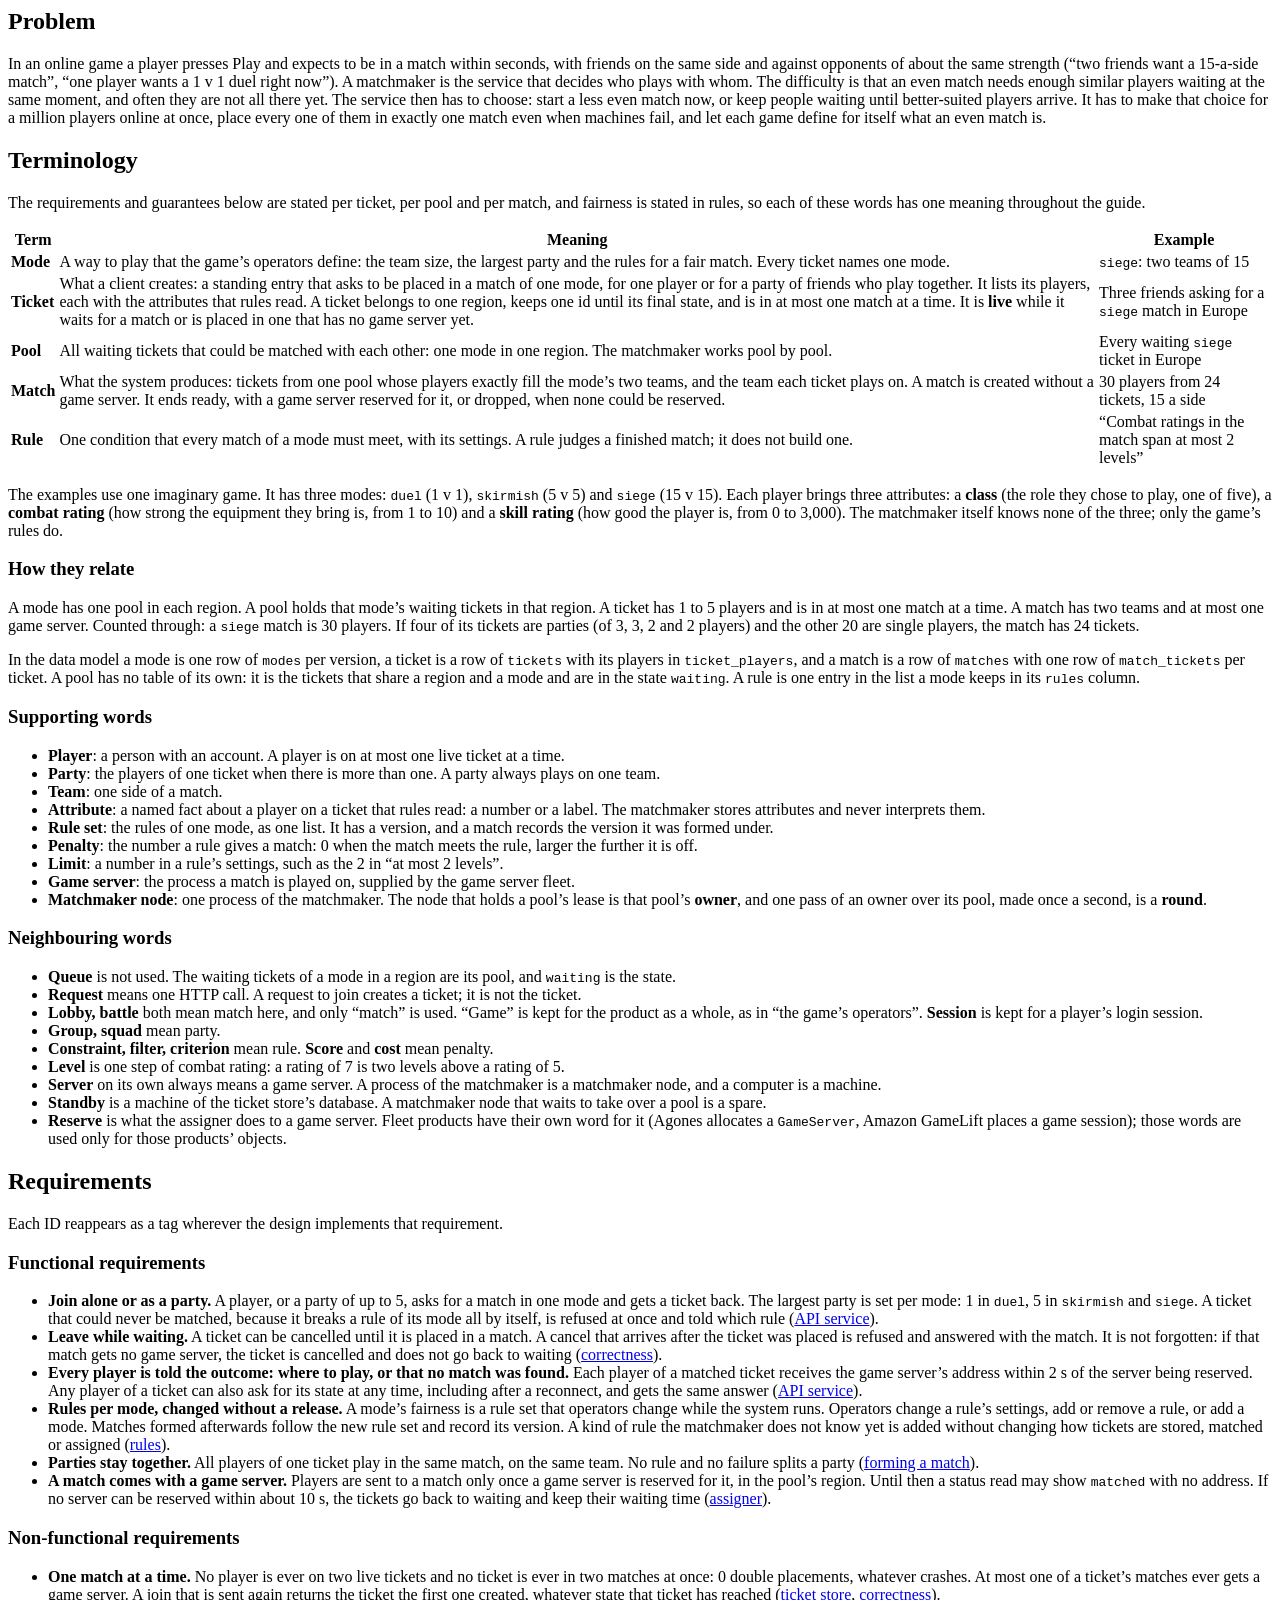
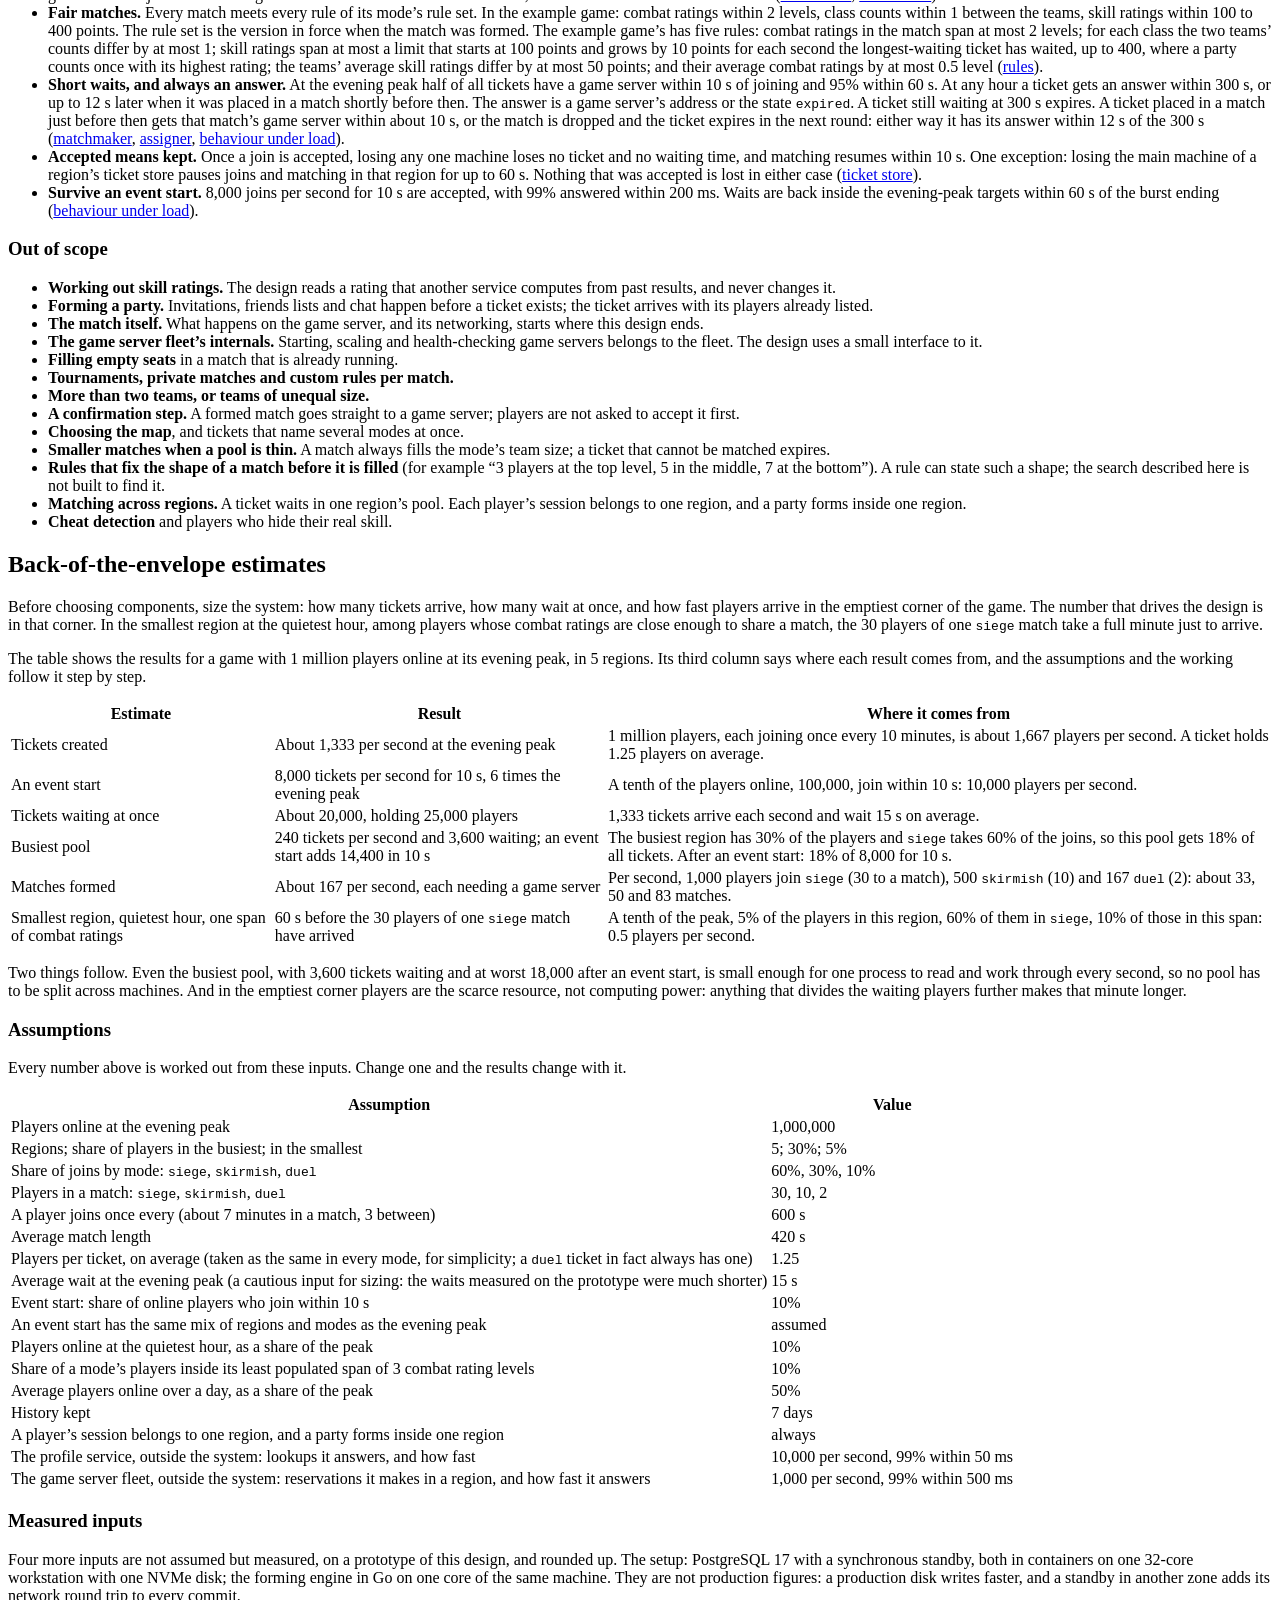
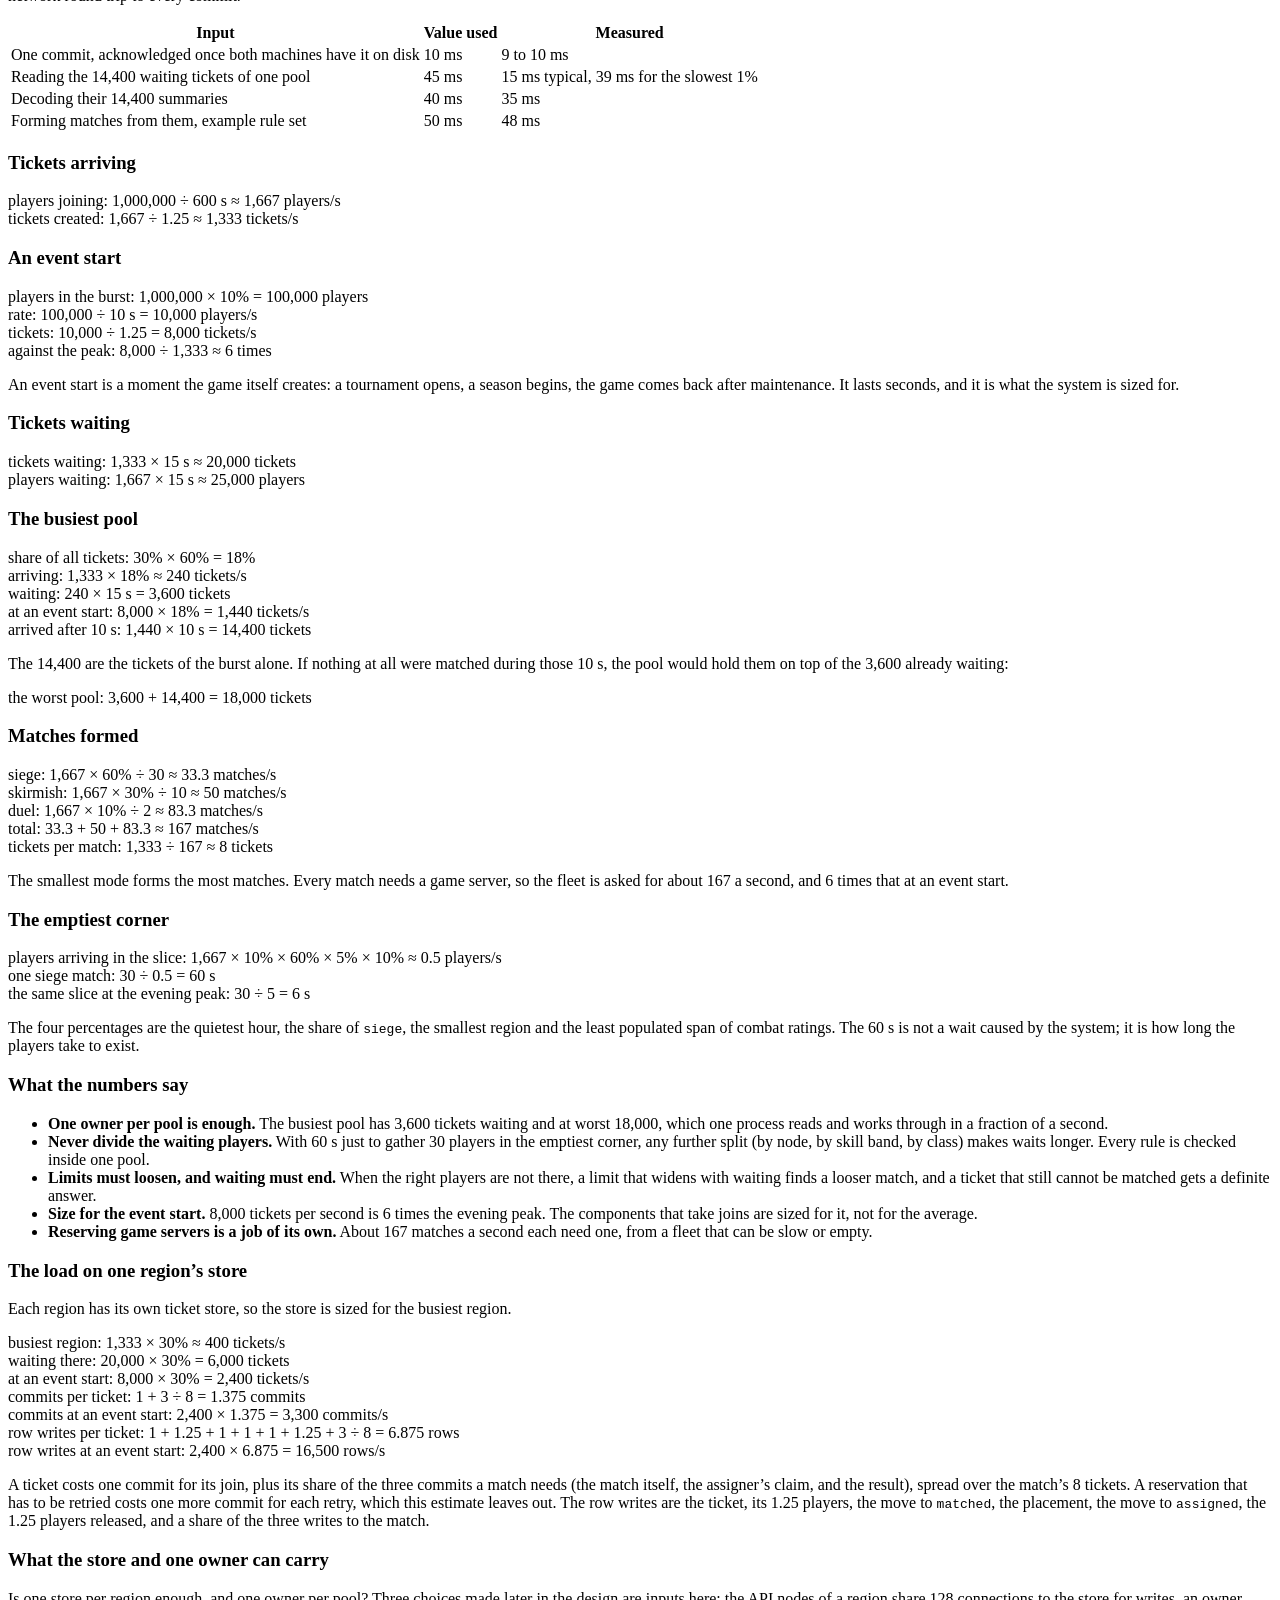
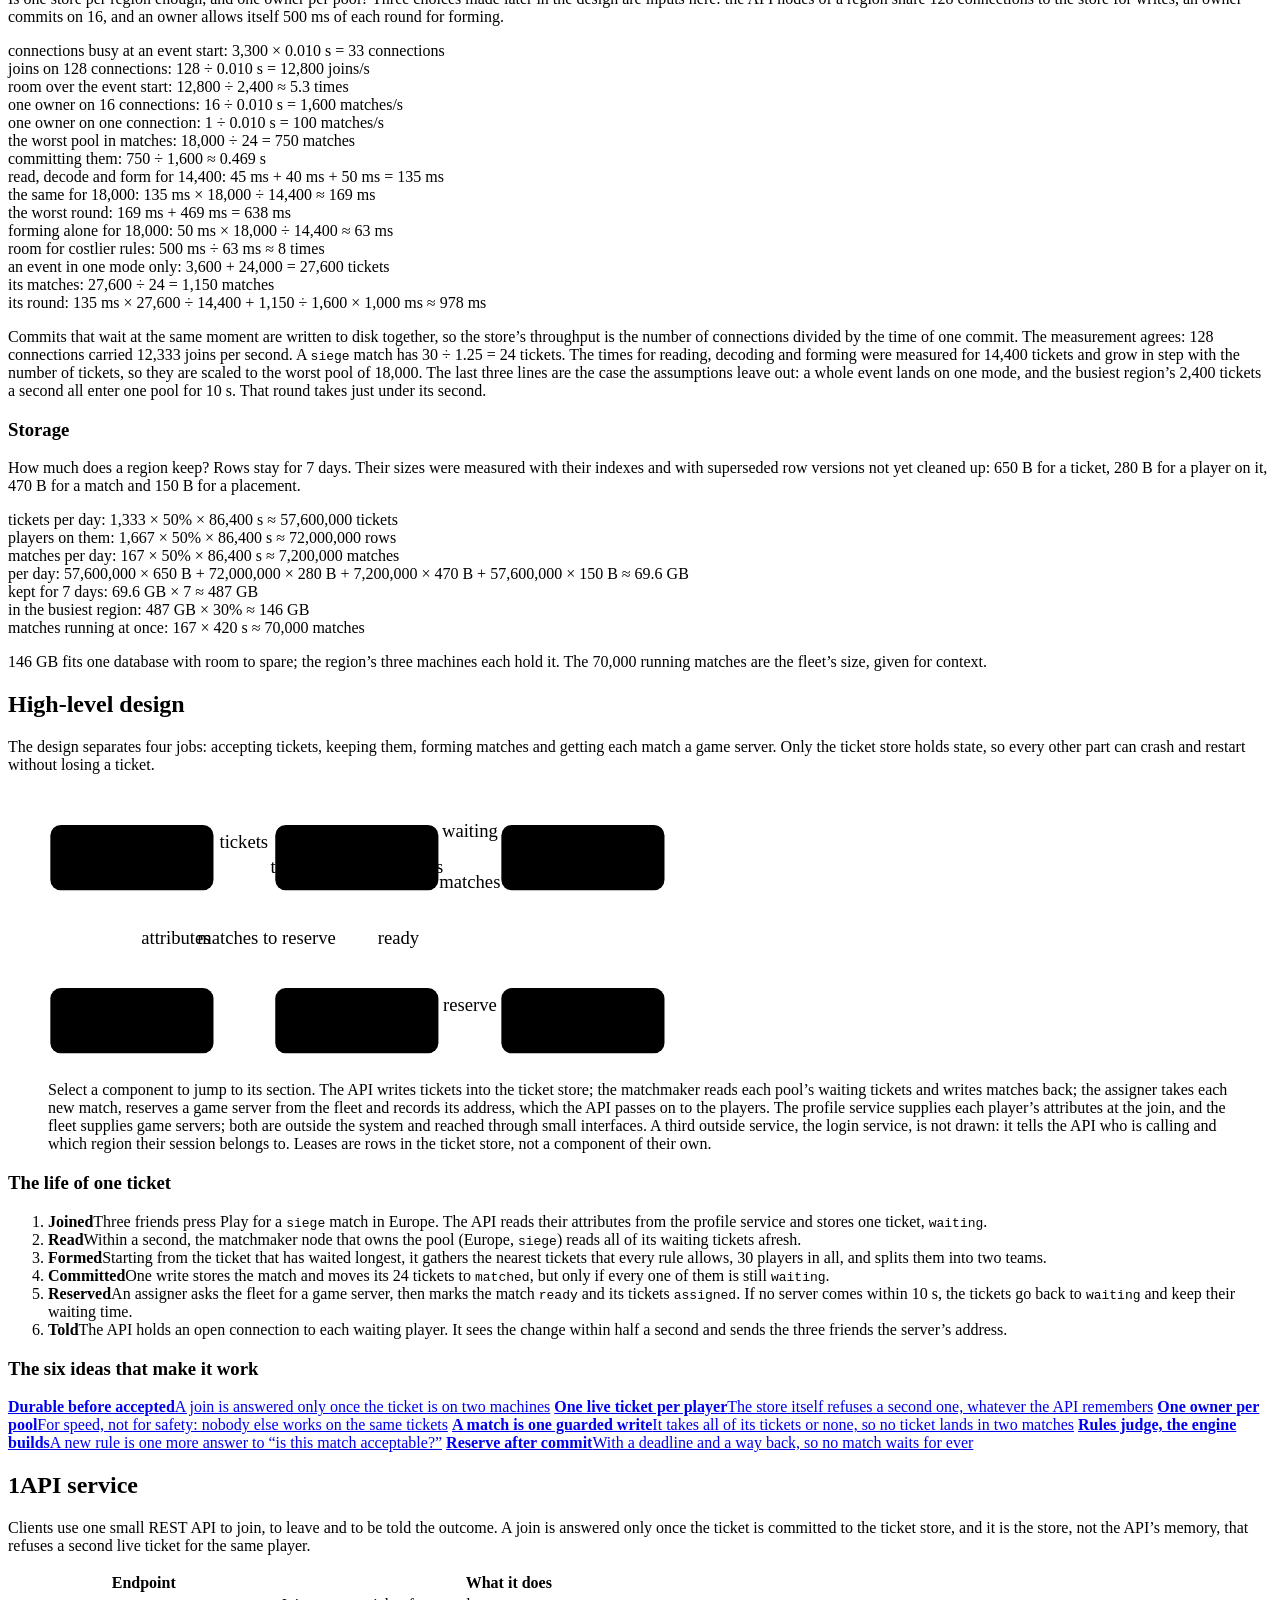
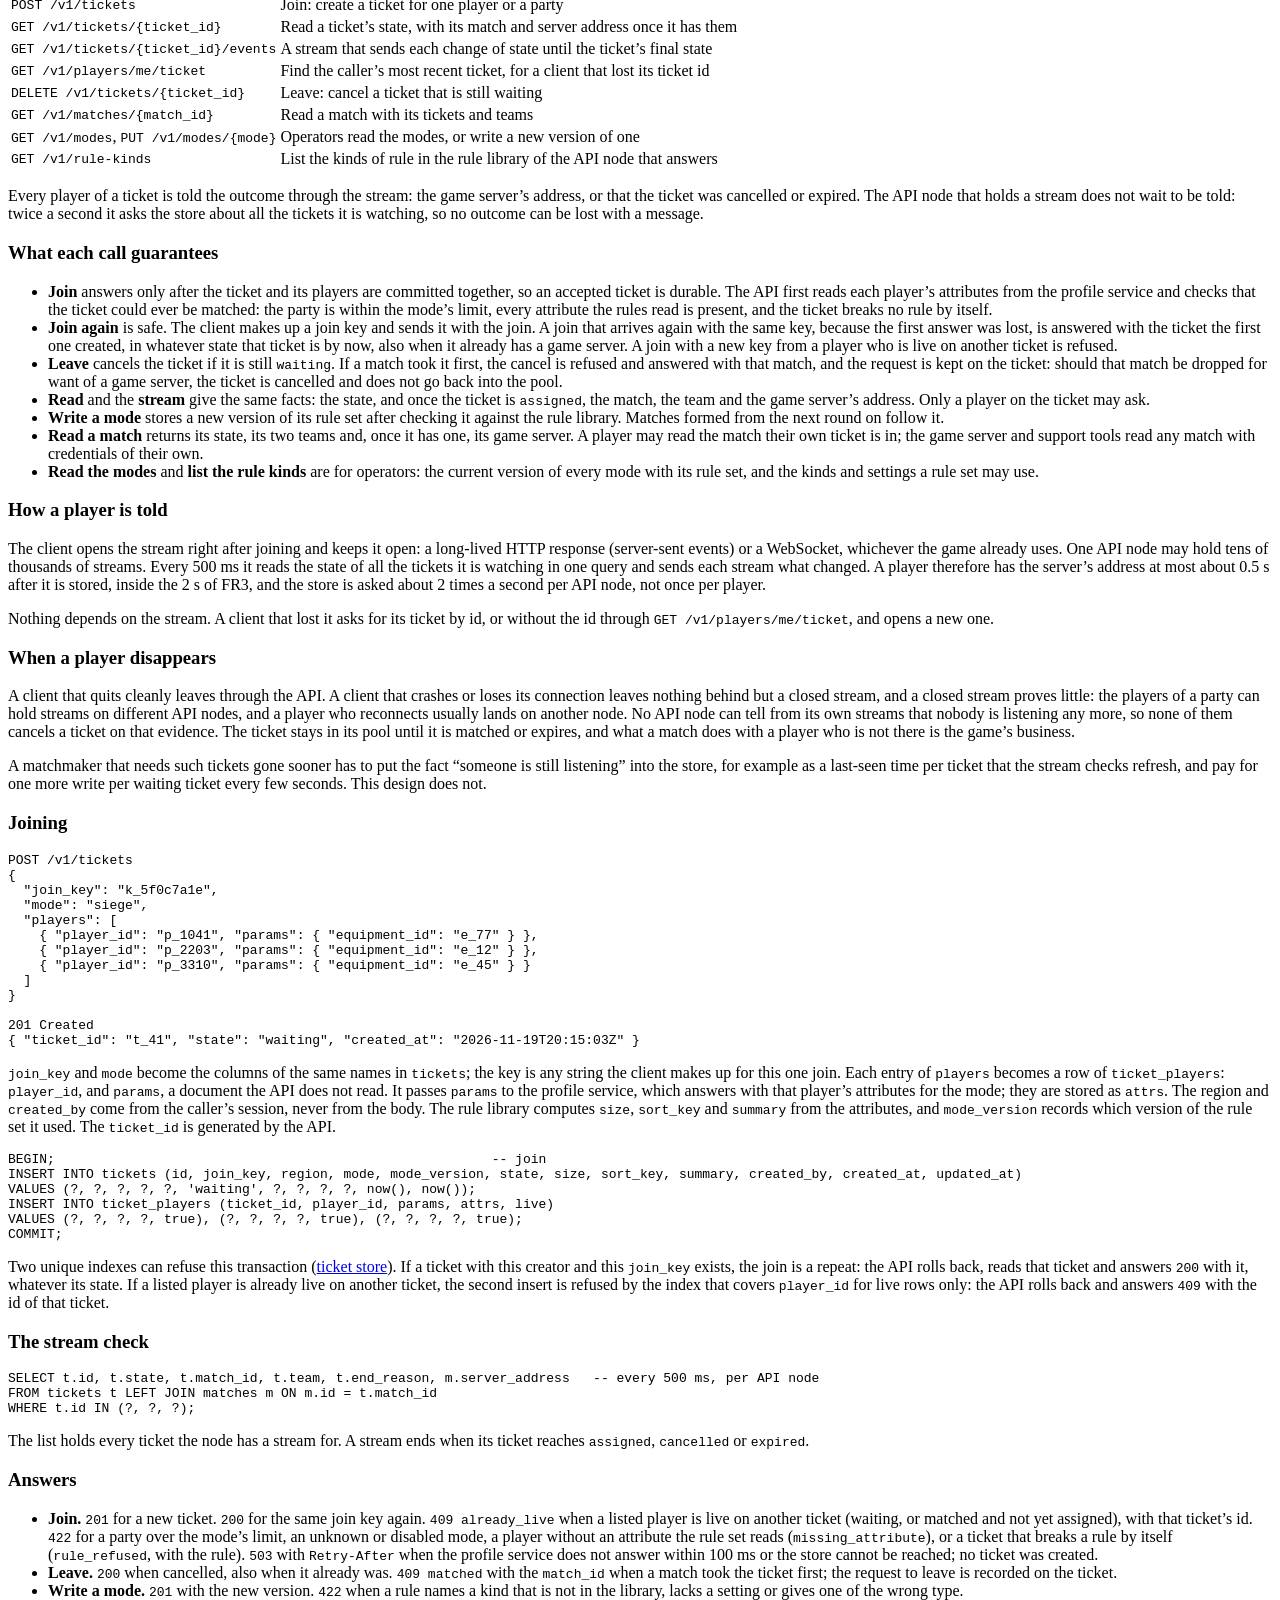
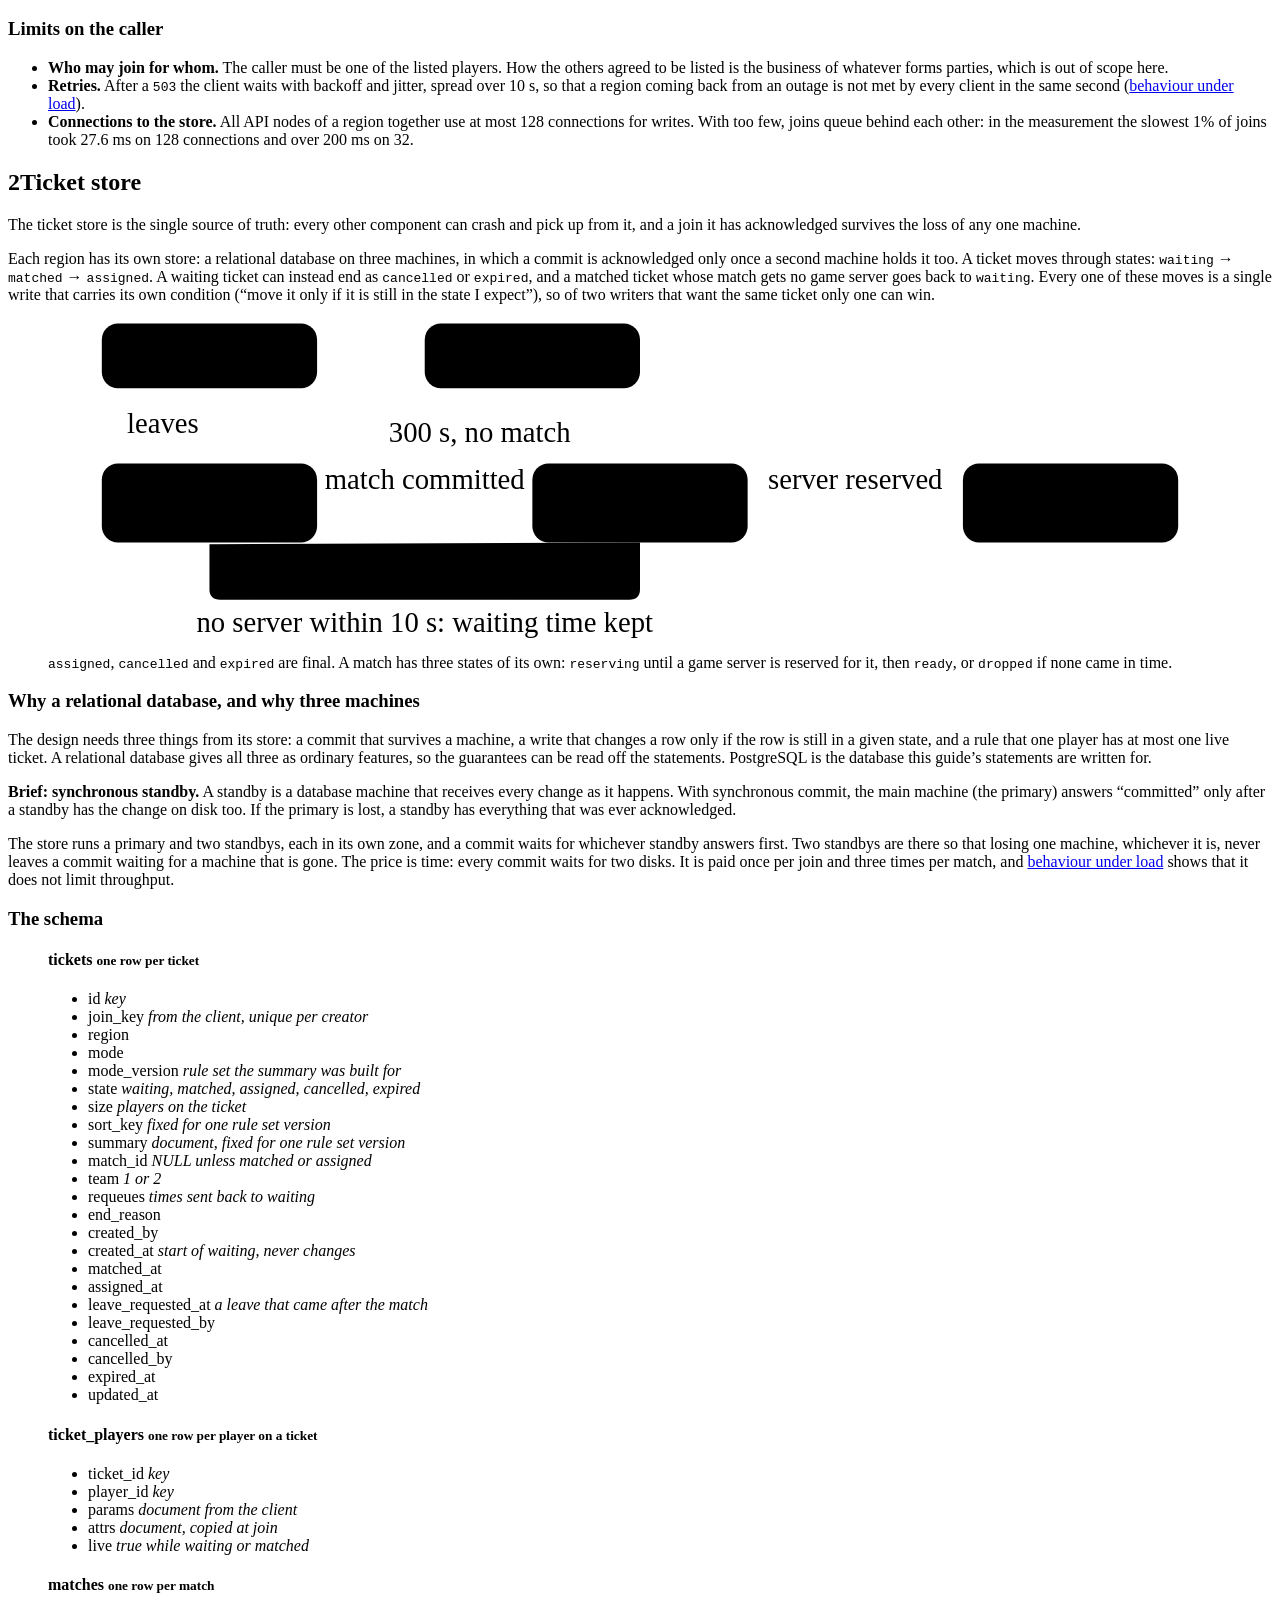
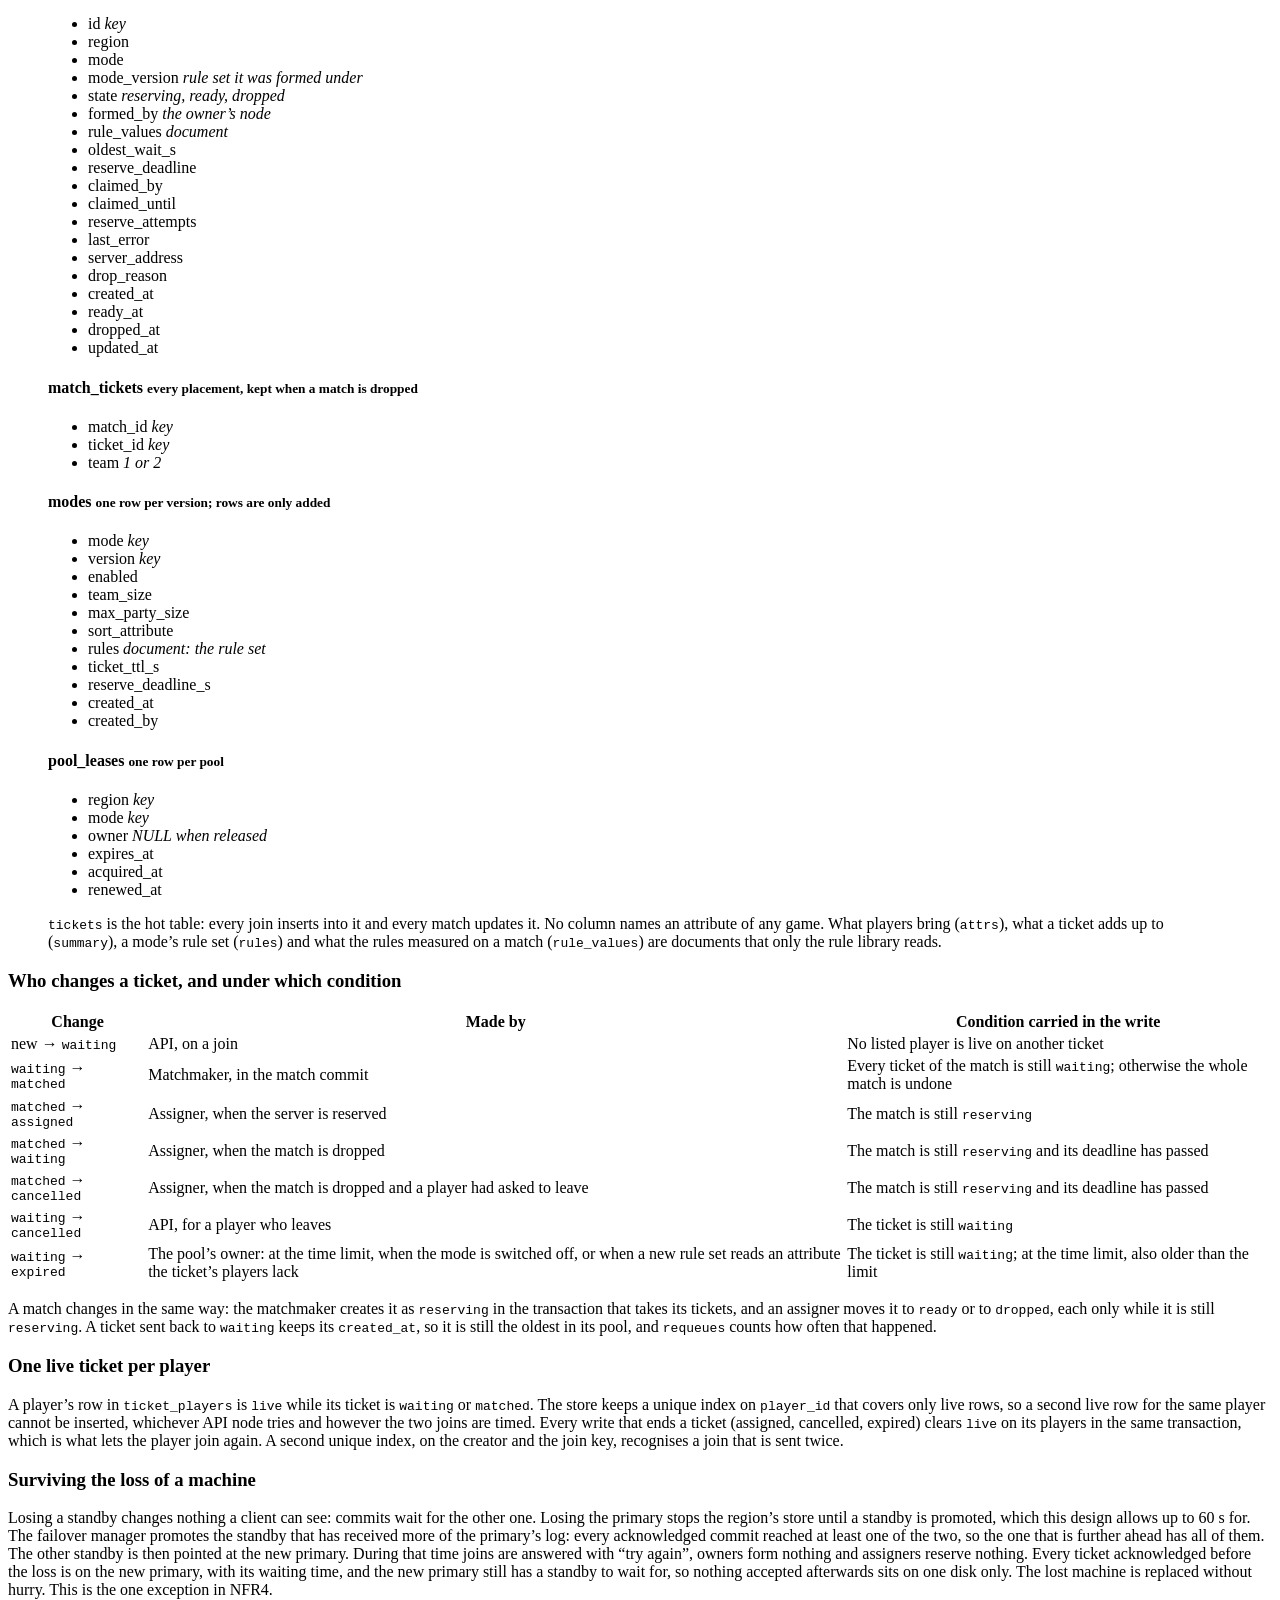
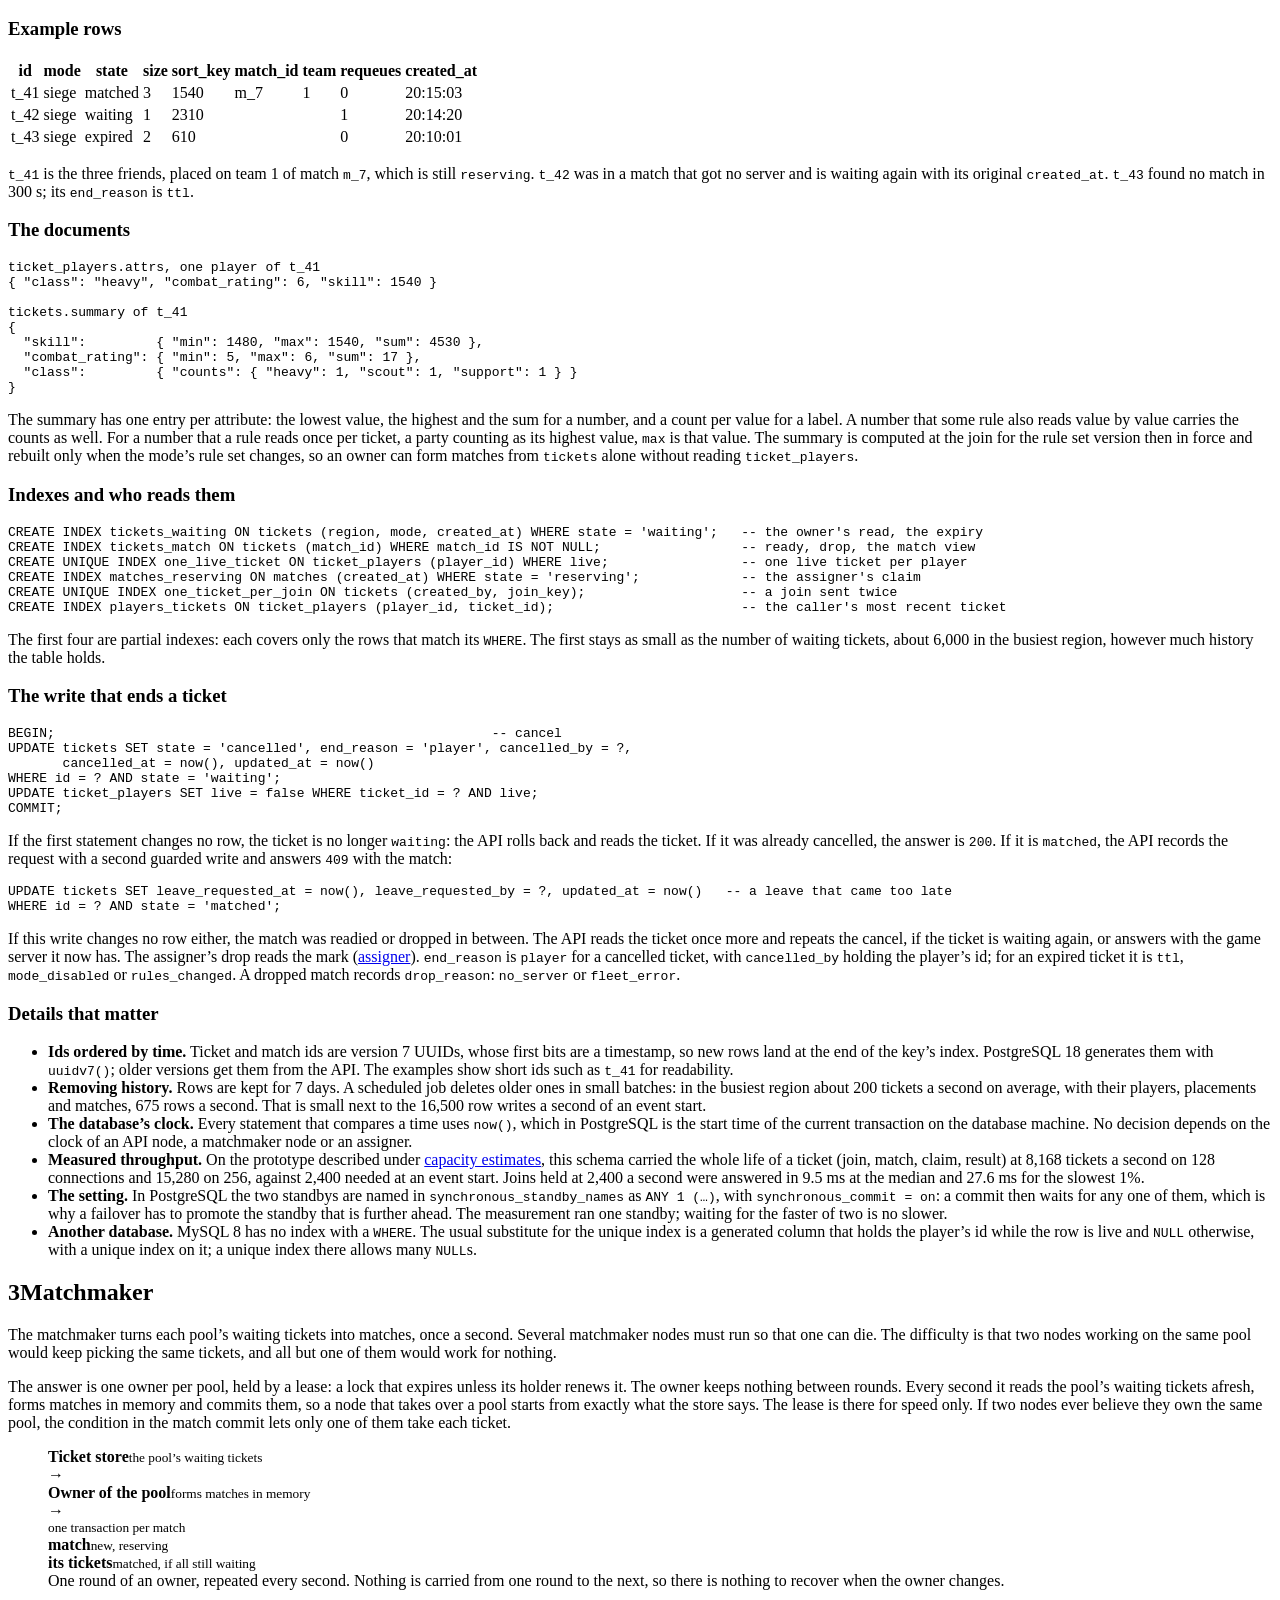
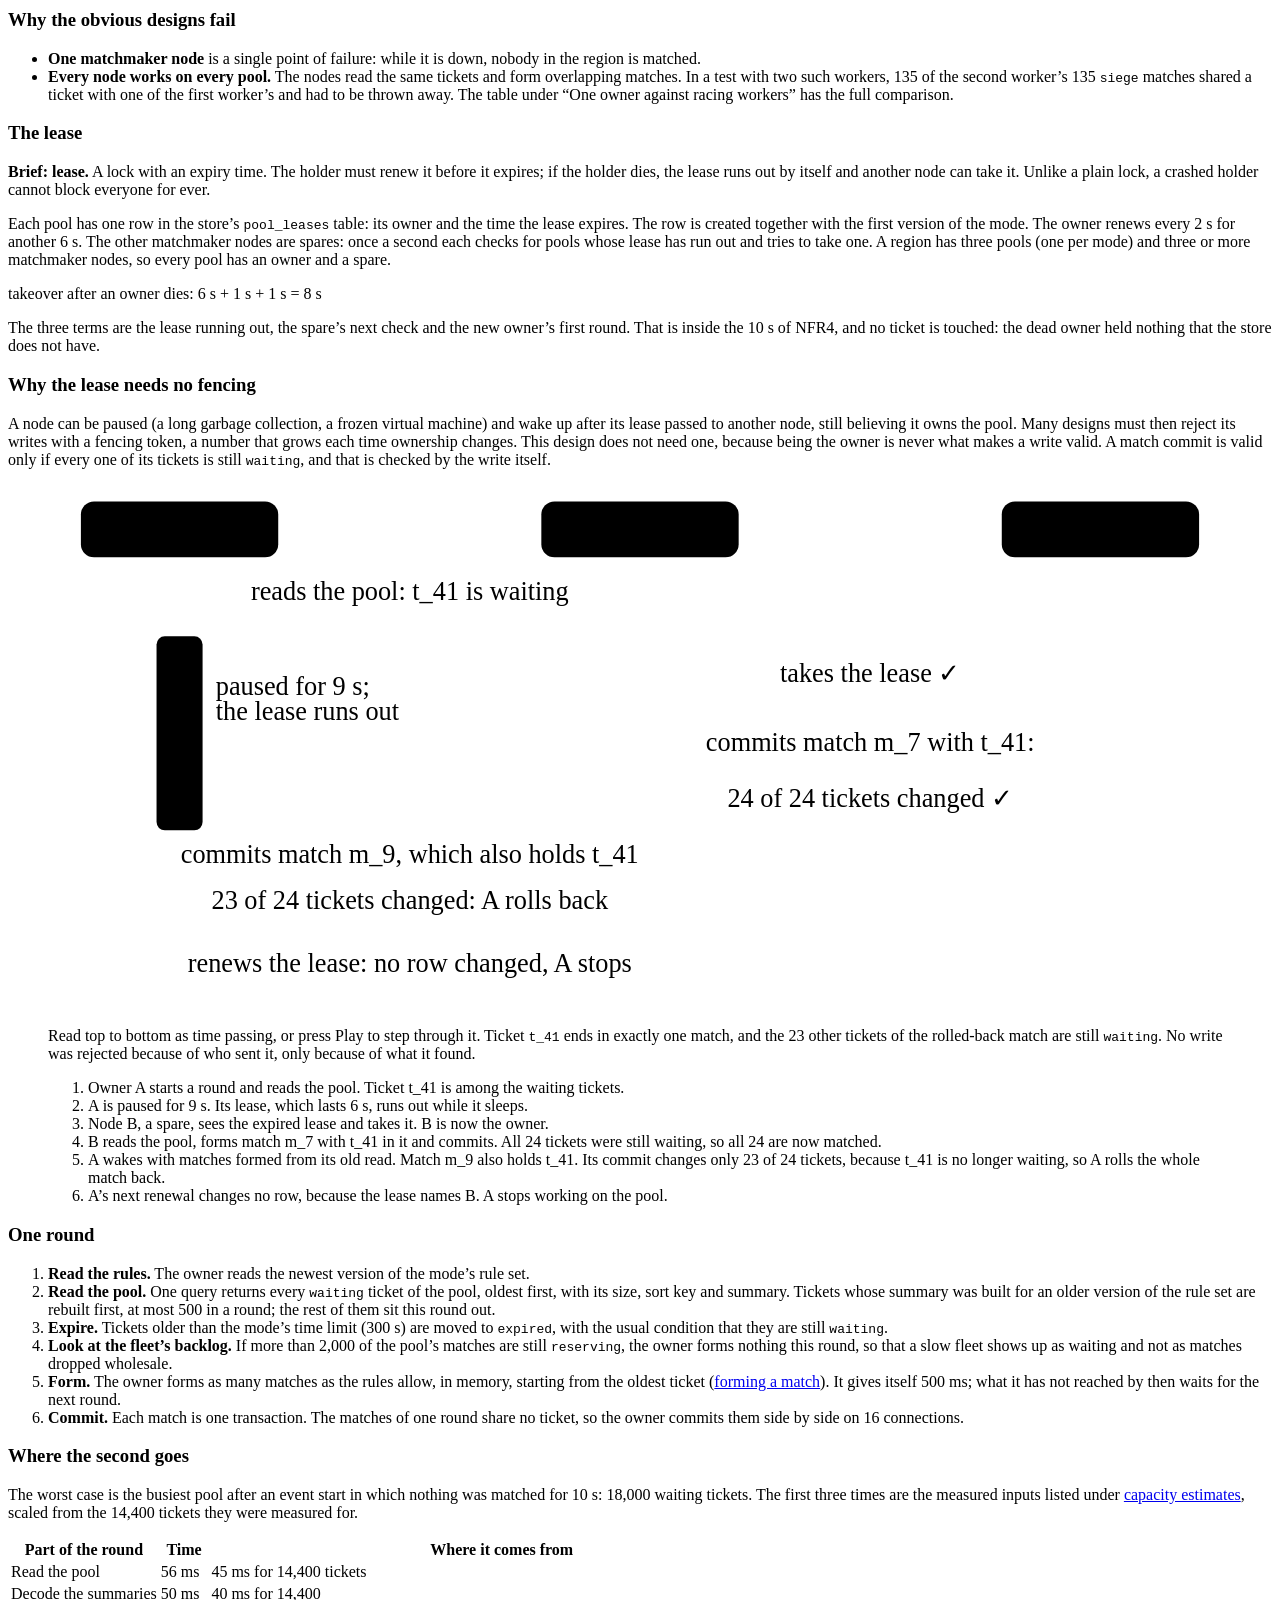
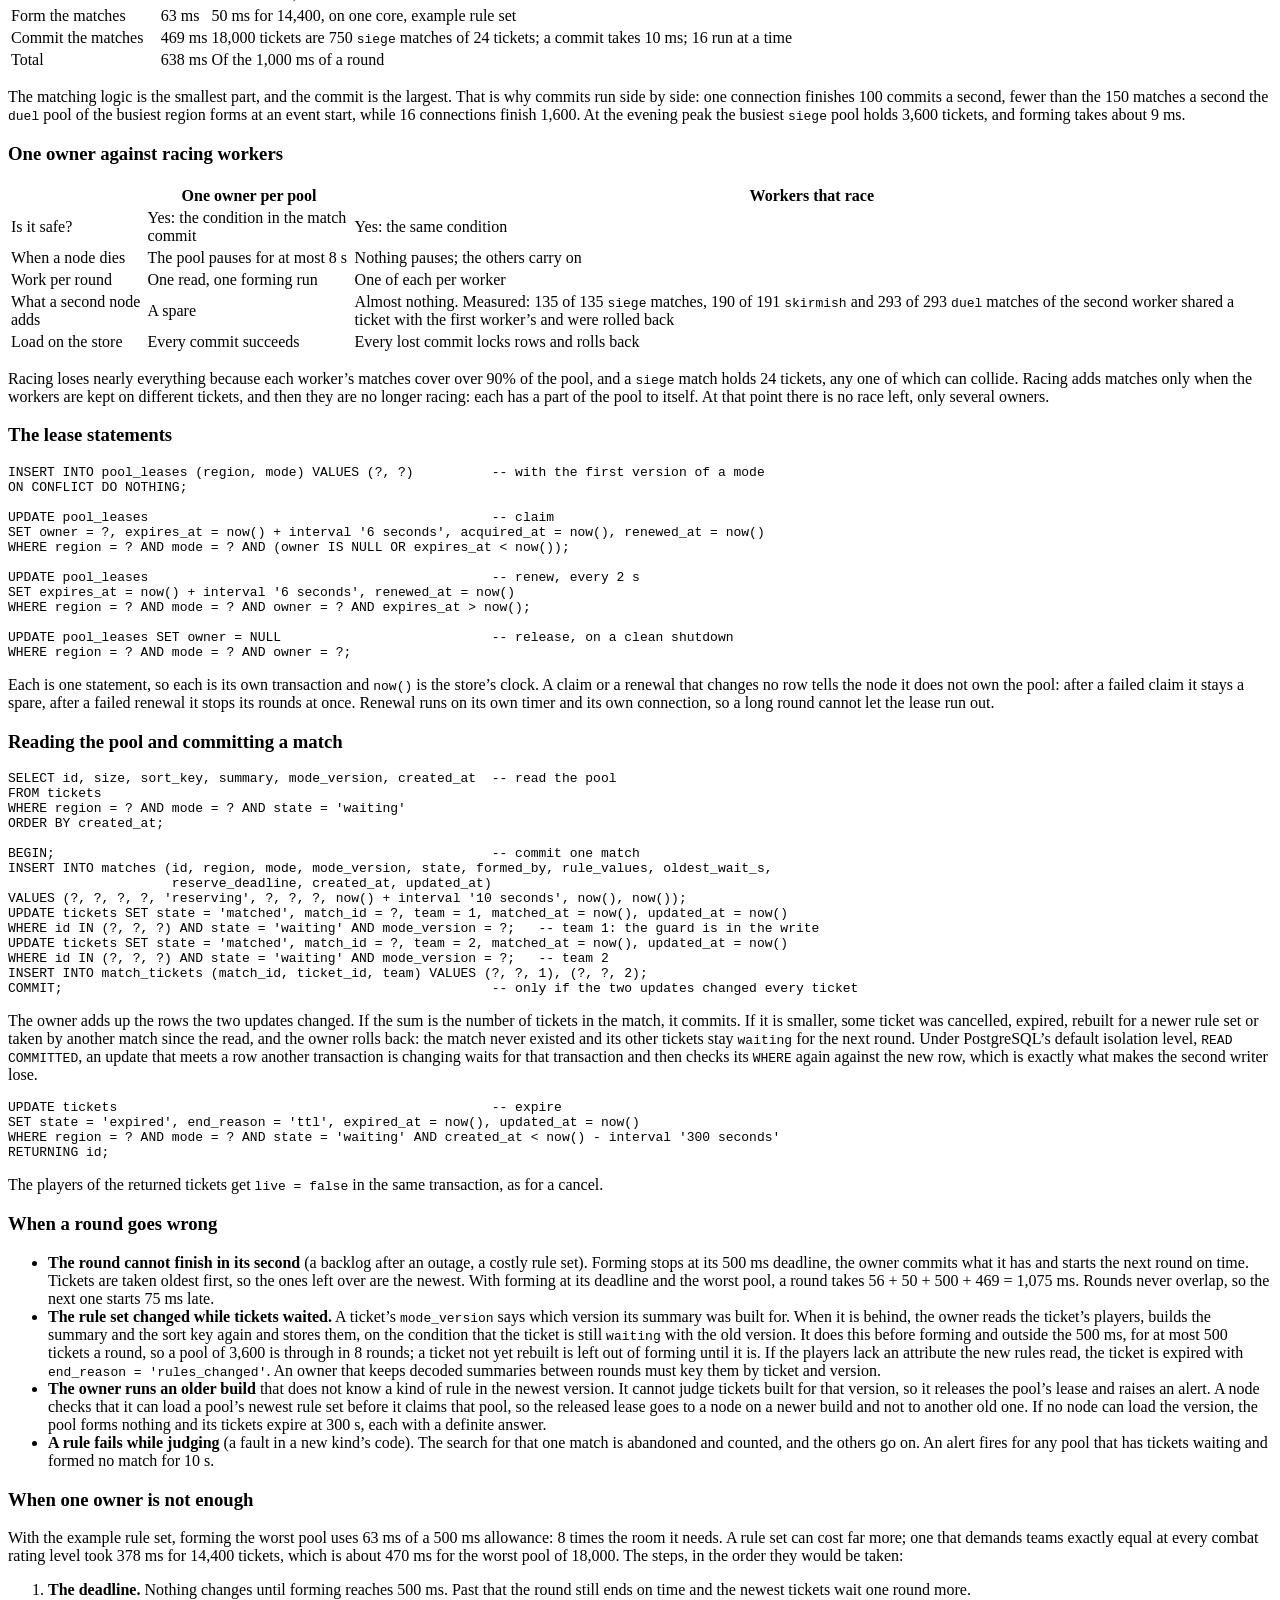
<file: pages/distributed-matchmaker.html>
<head>
<meta name="layout" content="guide">
<title>Building a distributed matchmaker</title>
<meta name="short-title" content="Distributed matchmaker">
<meta name="description" content="Put players into fair matches within seconds and never lose a ticket: the ticket store, pool owners, pluggable rules and game server assignment.">
<meta name="depth-3" content="SQL, example rows, the rule contract in Go, edge cases and tuning.">
<style>
/* component colours */
:root{--api:var(--slate);--store:var(--indigo);--match:var(--teal);--assign:var(--amber)}
.k-api{--k:var(--api)} .k-store{--k:var(--store)} .k-match{--k:var(--match)} .k-assign{--k:var(--assign)}

/* the widening limit */
.pool{position:relative;height:56px;margin:8px 10px 34px;border-bottom:1.5px solid var(--line)}
.pool i{position:absolute;bottom:-7px;width:13px;height:13px;margin-left:-6.5px;border-radius:50%;background:var(--surface);border:1.5px solid var(--muted);transition:background .2s,border-color .2s}
.pool i.in{background:color-mix(in srgb,var(--match) 45%,var(--surface));border-color:var(--match)}
.pool i.an{background:var(--mark);border-color:var(--ink)}
.pool .lim{position:absolute;bottom:13px;height:10px;min-width:2px;border:1.5px solid var(--match);border-bottom:0;border-radius:4px 4px 0 0;transition:left .2s,width .2s}
.pool .ax{position:absolute;top:calc(100% + 11px);font-family:var(--head);font-size:.76rem;color:var(--muted)}
.ctl output{font-variant-numeric:tabular-nums;min-width:2.6em;color:var(--ink);font-weight:600}
</style>
</head>
<body>

<template data-slot="map">
  <svg class="minimap" viewBox="0 0 224 92" role="group" aria-label="System map. Select a component to jump to its part of the guide.">
    <path class="wire" marker-end="url(#ah)" d="M102 17H121"/>
    <path class="wire" marker-end="url(#ah)" d="M172 32V59"/>
    <path class="wire" marker-end="url(#ah)" d="M126 32 104 59"/>
    <g class="n k-api" data-node="api" data-go="api" tabindex="0" role="link" aria-label="API service"><rect x="2" y="2" width="100" height="30" rx="7"/><text x="52" y="17">API</text></g>
    <g class="n k-store" data-node="store" data-go="ticket-store" tabindex="0" role="link" aria-label="Ticket store"><rect x="122" y="2" width="100" height="30" rx="7"/><text x="172" y="17">Ticket store</text></g>
    <g class="n k-assign" data-node="assign" data-go="assigner" tabindex="0" role="link" aria-label="Assigner"><rect x="2" y="60" width="100" height="30" rx="7"/><text x="52" y="75">Assigner</text></g>
    <g class="n k-match" data-node="match" data-go="matchmaker" tabindex="0" role="link" aria-label="Matchmaker"><rect x="122" y="60" width="100" height="30" rx="7"/><text x="172" y="75">Matchmaker</text></g>
  </svg>
</template>

<section id="overview" data-toc="Problem" data-group="Framing" data-nodes="">
  <div class="sh"><h2>Problem</h2></div>
  <p class="lede">In an online game a player presses Play and expects to be in a match within seconds, with friends on the same side and against opponents of about the same strength (“two friends want a 15-a-side match”, “one player wants a 1 v 1 duel right now”). A matchmaker is the service that decides who plays with whom. The difficulty is that an even match needs enough similar players waiting at the same moment, and often they are not all there yet. The service then has to choose: start a less even match now, or keep people waiting until better-suited players arrive. It has to make that choice for a million players online at once, place every one of them in exactly one match even when machines fail, and let each game define for itself what an even match is.</p>
</section>

<section id="terms" data-toc="Terminology" data-nodes=""
  data-more2="how the terms relate, with one match counted through, where each lives in the data model, and the supporting words"
  data-more3="the neighbouring words and the one thing this guide uses each for">
  <div class="sh"><h2>Terminology</h2></div>
  <p>The requirements and guarantees below are stated per ticket, per pool and per match, and fairness is stated in rules, so each of these words has one meaning throughout the guide.</p>
  <div class="scroll"><table>
    <tr><th>Term</th><th>Meaning</th><th>Example</th></tr>
    <tr id="term-mode"><td><strong>Mode</strong></td><td>A way to play that the game’s operators define: the team size, the largest party and the rules for a fair match. Every ticket names one mode.</td><td><code>siege</code>: two teams of 15</td></tr>
    <tr id="term-ticket"><td><strong>Ticket</strong></td><td>What a client creates: a standing entry that asks to be placed in a match of one mode, for one player or for a party of friends who play together. It lists its players, each with the attributes that rules read. A ticket belongs to one region, keeps one id until its final state, and is in at most one match at a time. It is <strong>live</strong> while it waits for a match or is placed in one that has no game server yet.</td><td>Three friends asking for a <code>siege</code> match in Europe</td></tr>
    <tr id="term-pool"><td><strong>Pool</strong></td><td>All waiting tickets that could be matched with each other: one mode in one region. The matchmaker works pool by pool.</td><td>Every waiting <code>siege</code> ticket in Europe</td></tr>
    <tr id="term-match"><td><strong>Match</strong></td><td>What the system produces: tickets from one pool whose players exactly fill the mode’s two teams, and the team each ticket plays on. A match is created without a game server. It ends ready, with a game server reserved for it, or dropped, when none could be reserved.</td><td>30 players from 24 tickets, 15 a side</td></tr>
    <tr id="term-rule"><td><strong>Rule</strong></td><td>One condition that every match of a mode must meet, with its settings. A rule judges a finished match; it does not build one.</td><td>“Combat ratings in the match span at most 2 levels”</td></tr>
  </table></div>
  <p>The examples use one imaginary game. It has three modes: <code>duel</code> (1 v 1), <code>skirmish</code> (5 v 5) and <code>siege</code> (15 v 15). Each player brings three attributes: a <strong>class</strong> (the role they chose to play, one of five), a <strong>combat rating</strong> (how strong the equipment they bring is, from 1 to 10) and a <strong>skill rating</strong> (how good the player is, from 0 to 3,000). The matchmaker itself knows none of the three; only the game’s rules do.</p>
  <div data-l="2">
    <h3>How they relate</h3>
    <p>A mode has one pool in each region. A pool holds that mode’s waiting tickets in that region. A ticket has 1 to 5 players and is in at most one match at a time. A match has two teams and at most one game server. Counted through: a <code>siege</code> match is 30 players. If four of its tickets are parties (of 3, 3, 2 and 2 players) and the other 20 are single players, the match has 24 tickets.</p>
    <p>In the data model a mode is one row of <code>modes</code> per version, a ticket is a row of <code>tickets</code> with its players in <code>ticket_players</code>, and a match is a row of <code>matches</code> with one row of <code>match_tickets</code> per ticket. A pool has no table of its own: it is the tickets that share a region and a mode and are in the state <code>waiting</code>. A rule is one entry in the list a mode keeps in its <code>rules</code> column.</p>
    <h3>Supporting words</h3>
    <ul>
      <li><strong>Player</strong>: a person with an account. A player is on at most one live ticket at a time.</li>
      <li><strong>Party</strong>: the players of one ticket when there is more than one. A party always plays on one team.</li>
      <li><strong>Team</strong>: one side of a match.</li>
      <li><strong>Attribute</strong>: a named fact about a player on a ticket that rules read: a number or a label. The matchmaker stores attributes and never interprets them.</li>
      <li><strong>Rule set</strong>: the rules of one mode, as one list. It has a version, and a match records the version it was formed under.</li>
      <li><strong>Penalty</strong>: the number a rule gives a match: 0 when the match meets the rule, larger the further it is off.</li>
      <li><strong>Limit</strong>: a number in a rule’s settings, such as the 2 in “at most 2 levels”.</li>
      <li><strong>Game server</strong>: the process a match is played on, supplied by the game server fleet.</li>
      <li><strong>Matchmaker node</strong>: one process of the matchmaker. The node that holds a pool’s lease is that pool’s <strong>owner</strong>, and one pass of an owner over its pool, made once a second, is a <strong>round</strong>.</li>
    </ul>
  </div>
  <div data-l="3">
    <h3>Neighbouring words</h3>
    <ul>
      <li><strong>Queue</strong> is not used. The waiting tickets of a mode in a region are its pool, and <code>waiting</code> is the state.</li>
      <li><strong>Request</strong> means one HTTP call. A request to join creates a ticket; it is not the ticket.</li>
      <li><strong>Lobby, battle</strong> both mean match here, and only “match” is used. “Game” is kept for the product as a whole, as in “the game’s operators”. <strong>Session</strong> is kept for a player’s login session.</li>
      <li><strong>Group, squad</strong> mean party.</li>
      <li><strong>Constraint, filter, criterion</strong> mean rule. <strong>Score</strong> and <strong>cost</strong> mean penalty.</li>
      <li><strong>Level</strong> is one step of combat rating: a rating of 7 is two levels above a rating of 5.</li>
      <li><strong>Server</strong> on its own always means a game server. A process of the matchmaker is a matchmaker node, and a computer is a machine.</li>
      <li><strong>Standby</strong> is a machine of the ticket store’s database. A matchmaker node that waits to take over a pool is a spare.</li>
      <li><strong>Reserve</strong> is what the assigner does to a game server. Fleet products have their own word for it (Agones allocates a <code>GameServer</code>, Amazon GameLift places a game session); those words are used only for those products’ objects.</li>
    </ul>
  </div>
</section>

<section id="requirements" data-toc="Requirements" data-nodes=""
  data-more2="a one-line explanation of each requirement, and what is out of scope"
  data-more3="the precise guarantee behind each requirement, with links to the section that delivers it">
  <div class="sh"><h2>Requirements</h2></div>
  <p>Each ID reappears as a tag wherever the design implements that requirement.</p>
  <h3>Functional requirements</h3>
  <ul data-reqs="FR">
    <li><strong>Join alone or as a party.</strong><span data-l="2"> A player, or a party of up to 5, asks for a match in one mode and gets a ticket back.</span><span data-l="3"> The largest party is set per mode: 1 in <code>duel</code>, 5 in <code>skirmish</code> and <code>siege</code>. A ticket that could never be matched, because it breaks a rule of its mode all by itself, is refused at once and told which rule (<a href="#api">API service</a>).</span></li>
    <li><strong>Leave while waiting.</strong><span data-l="2"> A ticket can be cancelled until it is placed in a match.</span><span data-l="3"> A cancel that arrives after the ticket was placed is refused and answered with the match. It is not forgotten: if that match gets no game server, the ticket is cancelled and does not go back to waiting (<a href="#correctness">correctness</a>).</span></li>
    <li><strong>Every player is told the outcome: where to play, or that no match was found.</strong><span data-l="2"> Each player of a matched ticket receives the game server’s address within 2 s of the server being reserved.</span><span data-l="3"> Any player of a ticket can also ask for its state at any time, including after a reconnect, and gets the same answer (<a href="#api">API service</a>).</span></li>
    <li><strong>Rules per mode, changed without a release.</strong><span data-l="2"> A mode’s fairness is a rule set that operators change while the system runs.</span><span data-l="3"> Operators change a rule’s settings, add or remove a rule, or add a mode. Matches formed afterwards follow the new rule set and record its version. A kind of rule the matchmaker does not know yet is added without changing how tickets are stored, matched or assigned (<a href="#rules">rules</a>).</span></li>
    <li><strong>Parties stay together.</strong><span data-l="2"> All players of one ticket play in the same match, on the same team.</span><span data-l="3"> No rule and no failure splits a party (<a href="#forming-a-match">forming a match</a>).</span></li>
    <li><strong>A match comes with a game server.</strong><span data-l="2"> Players are sent to a match only once a game server is reserved for it, in the pool’s region.</span><span data-l="3"> Until then a status read may show <code>matched</code> with no address. If no server can be reserved within about 10 s, the tickets go back to waiting and keep their waiting time (<a href="#assigner">assigner</a>).</span></li>
  </ul>
  <h3>Non-functional requirements</h3>
  <ul data-reqs="NFR">
    <li><strong>One match at a time.</strong><span data-l="2"> No player is ever on two live tickets and no ticket is ever in two matches at once: 0 double placements, whatever crashes.</span><span data-l="3"> At most one of a ticket’s matches ever gets a game server. A join that is sent again returns the ticket the first one created, whatever state that ticket has reached (<a href="#ticket-store">ticket store</a>, <a href="#correctness">correctness</a>).</span></li>
    <li><strong>Fair matches.</strong><span data-l="2"> Every match meets every rule of its mode’s rule set. In the example game: combat ratings within 2 levels, class counts within 1 between the teams, skill ratings within 100 to 400 points.</span><span data-l="3"> The rule set is the version in force when the match was formed. The example game’s has five rules: combat ratings in the match span at most 2 levels; for each class the two teams’ counts differ by at most 1; skill ratings span at most a limit that starts at 100 points and grows by 10 points for each second the longest-waiting ticket has waited, up to 400, where a party counts once with its highest rating; the teams’ average skill ratings differ by at most 50 points; and their average combat ratings by at most 0.5 level (<a href="#rules">rules</a>).</span></li>
    <li><strong>Short waits, and always an answer.</strong><span data-l="2"> At the evening peak half of all tickets have a game server within 10 s of joining and 95% within 60 s. At any hour a ticket gets an answer within 300 s, or up to 12 s later when it was placed in a match shortly before then.</span><span data-l="3"> The answer is a game server’s address or the state <code>expired</code>. A ticket still waiting at 300 s expires. A ticket placed in a match just before then gets that match’s game server within about 10 s, or the match is dropped and the ticket expires in the next round: either way it has its answer within 12 s of the 300 s (<a href="#matchmaker">matchmaker</a>, <a href="#assigner">assigner</a>, <a href="#load">behaviour under load</a>).</span></li>
    <li><strong>Accepted means kept.</strong><span data-l="2"> Once a join is accepted, losing any one machine loses no ticket and no waiting time, and matching resumes within 10 s. One exception: losing the main machine of a region’s ticket store pauses joins and matching in that region for up to 60 s.</span><span data-l="3"> Nothing that was accepted is lost in either case (<a href="#ticket-store">ticket store</a>).</span></li>
    <li><strong>Survive an event start.</strong><span data-l="2"> 8,000 joins per second for 10 s are accepted, with 99% answered within 200 ms.</span><span data-l="3"> Waits are back inside the evening-peak targets within 60 s of the burst ending (<a href="#load">behaviour under load</a>).</span></li>
  </ul>
  <div data-l="2">
    <h3>Out of scope</h3>
    <ul>
      <li><strong>Working out skill ratings.</strong> The design reads a rating that another service computes from past results, and never changes it.</li>
      <li><strong>Forming a party.</strong> Invitations, friends lists and chat happen before a ticket exists; the ticket arrives with its players already listed.</li>
      <li><strong>The match itself.</strong> What happens on the game server, and its networking, starts where this design ends.</li>
      <li><strong>The game server fleet’s internals.</strong> Starting, scaling and health-checking game servers belongs to the fleet. The design uses a small interface to it.</li>
      <li><strong>Filling empty seats</strong> in a match that is already running.</li>
      <li><strong>Tournaments, private matches and custom rules per match.</strong></li>
      <li><strong>More than two teams, or teams of unequal size.</strong></li>
      <li><strong>A confirmation step.</strong> A formed match goes straight to a game server; players are not asked to accept it first.</li>
      <li><strong>Choosing the map</strong>, and tickets that name several modes at once.</li>
      <li><strong>Smaller matches when a pool is thin.</strong> A match always fills the mode’s team size; a ticket that cannot be matched expires.</li>
      <li><strong>Rules that fix the shape of a match before it is filled</strong> (for example “3 players at the top level, 5 in the middle, 7 at the bottom”). A rule can state such a shape; the search described here is not built to find it.</li>
      <li><strong>Matching across regions.</strong> A ticket waits in one region’s pool. Each player’s session belongs to one region, and a party forms inside one region.</li>
      <li><strong>Cheat detection</strong> and players who hide their real skill.</li>
    </ul>
  </div>
</section>

<section id="estimates" data-toc="Capacity estimates" data-nodes=""
  data-more2="the assumptions, the measured inputs, the working behind each number and what the numbers mean for the design"
  data-more3="the load on one region’s store, what the store and one owner can carry, and storage">
  <div class="sh"><h2>Back-of-the-envelope estimates</h2></div>
  <p class="lede">Before choosing components, size the system: how many tickets arrive, how many wait at once, and how fast players arrive in the emptiest corner of the game. The number that drives the design is in that corner. In the smallest region at the quietest hour, among players whose combat ratings are close enough to share a match, the 30 players of one <code>siege</code> match take a full minute just to arrive.</p>
  <p>The table shows the results for a game with 1 million players online at its evening peak, in 5 regions.<span data-l="2"> Its third column says where each result comes from, and the assumptions and the working follow it step by step.</span></p>
  <div class="scroll"><table>
    <tr><th>Estimate</th><th>Result</th><th data-l="2">Where it comes from</th></tr>
    <tr><td>Tickets created</td><td>About 1,333 per second at the evening peak</td><td data-l="2">1 million players, each joining once every 10 minutes, is about 1,667 players per second. A ticket holds 1.25 players on average.</td></tr>
    <tr><td>An event start</td><td>8,000 tickets per second for 10 s, 6 times the evening peak</td><td data-l="2">A tenth of the players online, 100,000, join within 10 s: 10,000 players per second.</td></tr>
    <tr><td>Tickets waiting at once</td><td>About 20,000, holding 25,000 players</td><td data-l="2">1,333 tickets arrive each second and wait 15 s on average.</td></tr>
    <tr><td>Busiest pool</td><td>240 tickets per second and 3,600 waiting; an event start adds 14,400 in 10 s</td><td data-l="2">The busiest region has 30% of the players and <code>siege</code> takes 60% of the joins, so this pool gets 18% of all tickets. After an event start: 18% of 8,000 for 10 s.</td></tr>
    <tr><td>Matches formed</td><td>About 167 per second, each needing a game server</td><td data-l="2">Per second, 1,000 players join <code>siege</code> (30 to a match), 500 <code>skirmish</code> (10) and 167 <code>duel</code> (2): about 33, 50 and 83 matches.</td></tr>
    <tr><td>Smallest region, quietest hour, one span of combat ratings</td><td>60 s before the 30 players of one <code>siege</code> match have arrived</td><td data-l="2">A tenth of the peak, 5% of the players in this region, 60% of them in <code>siege</code>, 10% of those in this span: 0.5 players per second.</td></tr>
  </table></div>
  <p>Two things follow. Even the busiest pool, with 3,600 tickets waiting and at worst 18,000 after an event start, is small enough for one process to read and work through every second, so no pool has to be split across machines. And in the emptiest corner players are the scarce resource, not computing power: anything that divides the waiting players further makes that minute longer.</p>
  <div data-l="2">
    <h3>Assumptions</h3>
    <p>Every number above is worked out from these inputs. Change one and the results change with it.</p>
    <div class="scroll"><table>
      <tr><th>Assumption</th><th>Value</th></tr>
      <tr><td>Players online at the evening peak</td><td>1,000,000</td></tr>
      <tr><td>Regions; share of players in the busiest; in the smallest</td><td>5; 30%; 5%</td></tr>
      <tr><td>Share of joins by mode: <code>siege</code>, <code>skirmish</code>, <code>duel</code></td><td>60%, 30%, 10%</td></tr>
      <tr><td>Players in a match: <code>siege</code>, <code>skirmish</code>, <code>duel</code></td><td>30, 10, 2</td></tr>
      <tr><td>A player joins once every (about 7 minutes in a match, 3 between)</td><td>600 s</td></tr>
      <tr><td>Average match length</td><td>420 s</td></tr>
      <tr><td>Players per ticket, on average (taken as the same in every mode, for simplicity; a <code>duel</code> ticket in fact always has one)</td><td>1.25</td></tr>
      <tr><td>Average wait at the evening peak (a cautious input for sizing: the waits measured on the prototype were much shorter)</td><td>15 s</td></tr>
      <tr><td>Event start: share of online players who join within 10 s</td><td>10%</td></tr>
      <tr><td>An event start has the same mix of regions and modes as the evening peak</td><td>assumed</td></tr>
      <tr><td>Players online at the quietest hour, as a share of the peak</td><td>10%</td></tr>
      <tr><td>Share of a mode’s players inside its least populated span of 3 combat rating levels</td><td>10%</td></tr>
      <tr><td>Average players online over a day, as a share of the peak</td><td>50%</td></tr>
      <tr><td>History kept</td><td>7 days</td></tr>
      <tr><td>A player’s session belongs to one region, and a party forms inside one region</td><td>always</td></tr>
      <tr><td>The profile service, outside the system: lookups it answers, and how fast</td><td>10,000 per second, 99% within 50 ms</td></tr>
      <tr><td>The game server fleet, outside the system: reservations it makes in a region, and how fast it answers</td><td>1,000 per second, 99% within 500 ms</td></tr>
    </table></div>
    <h3>Measured inputs</h3>
    <p>Four more inputs are not assumed but measured, on a prototype of this design, and rounded up. The setup: PostgreSQL 17 with a synchronous standby, both in containers on one 32-core workstation with one NVMe disk; the forming engine in Go on one core of the same machine. They are not production figures: a production disk writes faster, and a standby in another zone adds its network round trip to every commit.</p>
    <div class="scroll"><table>
      <tr><th>Input</th><th>Value used</th><th>Measured</th></tr>
      <tr><td>One commit, acknowledged once both machines have it on disk</td><td>10 ms</td><td>9 to 10 ms</td></tr>
      <tr><td>Reading the 14,400 waiting tickets of one pool</td><td>45 ms</td><td>15 ms typical, 39 ms for the slowest 1%</td></tr>
      <tr><td>Decoding their 14,400 summaries</td><td>40 ms</td><td>35 ms</td></tr>
      <tr><td>Forming matches from them, example rule set</td><td>50 ms</td><td>48 ms</td></tr>
    </table></div>
    <h3>Tickets arriving</h3>
    <div class="formula">players joining: 1,000,000 ÷ 600 s ≈ 1,667 players/s<br>tickets created: 1,667 ÷ 1.25 ≈ 1,333 tickets/s</div>
    <h3>An event start</h3>
    <div class="formula">players in the burst: 1,000,000 × 10% = 100,000 players<br>rate: 100,000 ÷ 10 s = 10,000 players/s<br>tickets: 10,000 ÷ 1.25 = 8,000 tickets/s<br>against the peak: 8,000 ÷ 1,333 ≈ 6 times</div>
    <p>An event start is a moment the game itself creates: a tournament opens, a season begins, the game comes back after maintenance. It lasts seconds, and it is what the system is sized for.</p>
    <h3>Tickets waiting</h3>
    <div class="formula">tickets waiting: 1,333 × 15 s ≈ 20,000 tickets<br>players waiting: 1,667 × 15 s ≈ 25,000 players</div>
    <h3>The busiest pool</h3>
    <div class="formula">share of all tickets: 30% × 60% = 18%<br>arriving: 1,333 × 18% ≈ 240 tickets/s<br>waiting: 240 × 15 s = 3,600 tickets<br>at an event start: 8,000 × 18% = 1,440 tickets/s<br>arrived after 10 s: 1,440 × 10 s = 14,400 tickets</div>
    <p>The 14,400 are the tickets of the burst alone. If nothing at all were matched during those 10 s, the pool would hold them on top of the 3,600 already waiting:</p>
    <div class="formula">the worst pool: 3,600 + 14,400 = 18,000 tickets</div>
    <h3>Matches formed</h3>
    <div class="formula">siege: 1,667 × 60% ÷ 30 ≈ 33.3 matches/s<br>skirmish: 1,667 × 30% ÷ 10 ≈ 50 matches/s<br>duel: 1,667 × 10% ÷ 2 ≈ 83.3 matches/s<br>total: 33.3 + 50 + 83.3 ≈ 167 matches/s<br>tickets per match: 1,333 ÷ 167 ≈ 8 tickets</div>
    <p>The smallest mode forms the most matches. Every match needs a game server, so the fleet is asked for about 167 a second, and 6 times that at an event start.</p>
    <h3>The emptiest corner</h3>
    <div class="formula">players arriving in the slice: 1,667 × 10% × 60% × 5% × 10% ≈ 0.5 players/s<br>one siege match: 30 ÷ 0.5 = 60 s<br>the same slice at the evening peak: 30 ÷ 5 = 6 s</div>
    <p>The four percentages are the quietest hour, the share of <code>siege</code>, the smallest region and the least populated span of combat ratings. The 60 s is not a wait caused by the system; it is how long the players take to exist.</p>
    <h3>What the numbers say</h3>
    <ul>
      <li><strong>One owner per pool is enough.</strong> The busiest pool has 3,600 tickets waiting and at worst 18,000, which one process reads and works through in a fraction of a second.</li>
      <li><strong>Never divide the waiting players.</strong> With 60 s just to gather 30 players in the emptiest corner, any further split (by node, by skill band, by class) makes waits longer. Every rule is checked inside one pool.</li>
      <li><strong>Limits must loosen, and waiting must end.</strong> When the right players are not there, a limit that widens with waiting finds a looser match, and a ticket that still cannot be matched gets a definite answer.</li>
      <li><strong>Size for the event start.</strong> 8,000 tickets per second is 6 times the evening peak. The components that take joins are sized for it, not for the average.</li>
      <li><strong>Reserving game servers is a job of its own.</strong> About 167 matches a second each need one, from a fleet that can be slow or empty.</li>
    </ul>
  </div>
  <div data-l="3">
    <h3>The load on one region’s store</h3>
    <p>Each region has its own ticket store, so the store is sized for the busiest region.</p>
    <div class="formula">busiest region: 1,333 × 30% ≈ 400 tickets/s<br>waiting there: 20,000 × 30% = 6,000 tickets<br>at an event start: 8,000 × 30% = 2,400 tickets/s<br>commits per ticket: 1 + 3 ÷ 8 = 1.375 commits<br>commits at an event start: 2,400 × 1.375 = 3,300 commits/s<br>row writes per ticket: 1 + 1.25 + 1 + 1 + 1 + 1.25 + 3 ÷ 8 = 6.875 rows<br>row writes at an event start: 2,400 × 6.875 = 16,500 rows/s</div>
    <p>A ticket costs one commit for its join, plus its share of the three commits a match needs (the match itself, the assigner’s claim, and the result), spread over the match’s 8 tickets. A reservation that has to be retried costs one more commit for each retry, which this estimate leaves out. The row writes are the ticket, its 1.25 players, the move to <code>matched</code>, the placement, the move to <code>assigned</code>, the 1.25 players released, and a share of the three writes to the match.</p>
    <h3>What the store and one owner can carry</h3>
    <p>Is one store per region enough, and one owner per pool? Three choices made later in the design are inputs here: the API nodes of a region share 128 connections to the store for writes, an owner commits on 16, and an owner allows itself 500 ms of each round for forming.</p>
    <div class="formula">connections busy at an event start: 3,300 × 0.010 s = 33 connections<br>joins on 128 connections: 128 ÷ 0.010 s = 12,800 joins/s<br>room over the event start: 12,800 ÷ 2,400 ≈ 5.3 times<br>one owner on 16 connections: 16 ÷ 0.010 s = 1,600 matches/s<br>one owner on one connection: 1 ÷ 0.010 s = 100 matches/s<br>the worst pool in matches: 18,000 ÷ 24 = 750 matches<br>committing them: 750 ÷ 1,600 ≈ 0.469 s<br>read, decode and form for 14,400: 45 ms + 40 ms + 50 ms = 135 ms<br>the same for 18,000: 135 ms × 18,000 ÷ 14,400 ≈ 169 ms<br>the worst round: 169 ms + 469 ms = 638 ms<br>forming alone for 18,000: 50 ms × 18,000 ÷ 14,400 ≈ 63 ms<br>room for costlier rules: 500 ms ÷ 63 ms ≈ 8 times<br>an event in one mode only: 3,600 + 24,000 = 27,600 tickets<br>its matches: 27,600 ÷ 24 = 1,150 matches<br>its round: 135 ms × 27,600 ÷ 14,400 + 1,150 ÷ 1,600 × 1,000 ms ≈ 978 ms</div>
    <p>Commits that wait at the same moment are written to disk together, so the store’s throughput is the number of connections divided by the time of one commit. The measurement agrees: 128 connections carried 12,333 joins per second. A <code>siege</code> match has 30 ÷ 1.25 = 24 tickets. The times for reading, decoding and forming were measured for 14,400 tickets and grow in step with the number of tickets, so they are scaled to the worst pool of 18,000. The last three lines are the case the assumptions leave out: a whole event lands on one mode, and the busiest region’s 2,400 tickets a second all enter one pool for 10 s. That round takes just under its second.</p>
    <h3>Storage</h3>
    <p>How much does a region keep? Rows stay for 7 days. Their sizes were measured with their indexes and with superseded row versions not yet cleaned up: 650 B for a ticket, 280 B for a player on it, 470 B for a match and 150 B for a placement.</p>
    <div class="formula">tickets per day: 1,333 × 50% × 86,400 s ≈ 57,600,000 tickets<br>players on them: 1,667 × 50% × 86,400 s ≈ 72,000,000 rows<br>matches per day: 167 × 50% × 86,400 s ≈ 7,200,000 matches<br>per day: 57,600,000 × 650 B + 72,000,000 × 280 B + 7,200,000 × 470 B + 57,600,000 × 150 B ≈ 69.6 GB<br>kept for 7 days: 69.6 GB × 7 ≈ 487 GB<br>in the busiest region: 487 GB × 30% ≈ 146 GB<br>matches running at once: 167 × 420 s ≈ 70,000 matches</div>
    <p>146 GB fits one database with room to spare; the region’s three machines each hold it. The 70,000 running matches are the fleet’s size, given for context.</p>
  </div>
</section>

<section id="system" data-toc="High-level design" data-nodes="api store match assign"
  data-more2="the outside services, and where leases live">
  <div class="sh"><h2>High-level design</h2></div>
  <p class="lede">The design separates four jobs: accepting tickets, keeping them, forming matches and getting each match a game server. Only the ticket store holds state, so every other part can crash and restart without losing a ticket.</p>
  <figure><div class="scroll"><svg viewBox="-2 0 532 250" style="min-width:460px;max-width:620px;margin:0 auto" role="img" aria-label="Architecture: the API service reads players’ attributes from the profile service and writes tickets to the ticket store; the matchmaker reads waiting tickets from the store and writes matches back; the assigner takes matches from the store, reserves game servers from the fleet and writes the result back to the store.">
    <path class="wire" marker-end="url(#ah)" d="M140 58H192"/><text class="s" x="166" y="50" text-anchor="middle">tickets</text>
    <path class="wire" marker-end="url(#ah)" d="M333 48H386"/><text class="s" x="360" y="40" text-anchor="middle">waiting</text>
    <path class="wire" marker-end="url(#ah)" d="M387 68H334"/><text class="s" x="360" y="84" text-anchor="middle">matches</text>
    <path class="wire" marker-end="url(#ah)" d="M253 86V169"/><text class="s" x="245" y="132" text-anchor="end">matches to reserve</text>
    <path class="wire" marker-end="url(#ah)" d="M273 170V87"/><text class="s" x="281" y="132">ready</text>
    <path class="wire" marker-end="url(#ah)" d="M333 198H386"/><text class="s" x="360" y="190" text-anchor="middle">reserve</text>
    <path class="wire" marker-end="url(#ah)" d="M70 86V169"/><text class="s" x="78" y="132">attributes</text>
    <a href="#api" class="k-api"><rect class="box" x="0" y="30" width="140" height="56" rx="9"/><text class="t" x="70" y="53" text-anchor="middle">API service</text><text class="s" x="70" y="71" text-anchor="middle">join, leave, outcome</text></a>
    <a href="#ticket-store" class="k-store"><rect class="box" x="193" y="30" width="140" height="56" rx="9"/><text class="t" x="263" y="53" text-anchor="middle">Ticket store</text><text class="s" x="263" y="71" text-anchor="middle">tickets, matches, leases</text></a>
    <a href="#matchmaker" class="k-match"><rect class="box" x="387" y="30" width="140" height="56" rx="9"/><text class="t" x="457" y="53" text-anchor="middle">Matchmaker</text><text class="s" x="457" y="71" text-anchor="middle">one owner per pool</text></a>
    <a href="#assigner" class="k-assign"><rect class="box" x="193" y="170" width="140" height="56" rx="9"/><text class="t" x="263" y="193" text-anchor="middle">Assigner</text><text class="s" x="263" y="211" text-anchor="middle">a server per match</text></a>
    <g style="--k:var(--muted)"><rect class="box" x="0" y="170" width="140" height="56" rx="9"/><text class="t" x="70" y="193" text-anchor="middle">Profile service</text><text class="s" x="70" y="211" text-anchor="middle">outside the system</text></g>
    <g style="--k:var(--muted)"><rect class="box" x="387" y="170" width="140" height="56" rx="9"/><text class="t" x="457" y="193" text-anchor="middle">Game server fleet</text><text class="s" x="457" y="211" text-anchor="middle">outside the system</text></g>
  </svg></div>
  <figcaption>Select a component to jump to its section. The API writes tickets into the ticket store; the matchmaker reads each pool’s waiting tickets and writes matches back; the assigner takes each new match, reserves a game server from the fleet and records its address, which the API passes on to the players.<span data-l="2"> The profile service supplies each player’s attributes at the join, and the fleet supplies game servers; both are outside the system and reached through small interfaces. A third outside service, the login service, is not drawn: it tells the API who is calling and which region their session belongs to. Leases are rows in the ticket store, not a component of their own.</span></figcaption></figure>

  <h3>The life of one ticket</h3>
  <ol class="life">
    <li><b>Joined</b><span>Three friends press Play for a <code>siege</code> match in Europe. The API reads their attributes from the profile service and stores one ticket, <code>waiting</code>.</span></li>
    <li><b>Read</b><span>Within a second, the matchmaker node that owns the pool (Europe, <code>siege</code>) reads all of its waiting tickets afresh.</span></li>
    <li><b>Formed</b><span>Starting from the ticket that has waited longest, it gathers the nearest tickets that every rule allows, 30 players in all, and splits them into two teams.</span></li>
    <li><b>Committed</b><span>One write stores the match and moves its 24 tickets to <code>matched</code>, but only if every one of them is still <code>waiting</code>.</span></li>
    <li><b>Reserved</b><span>An assigner asks the fleet for a game server, then marks the match <code>ready</code> and its tickets <code>assigned</code>. If no server comes within 10 s, the tickets go back to <code>waiting</code> and keep their waiting time.</span></li>
    <li><b>Told</b><span>The API holds an open connection to each waiting player. It sees the change within half a second and sends the three friends the server’s address.</span></li>
  </ol>

  <h3>The six ideas that make it work</h3>
  <div class="ideas">
    <a href="#ticket-store" class="k-store"><strong>Durable before accepted</strong><span>A join is answered only once the ticket is on two machines</span></a>
    <a href="#one-live-ticket" class="k-store"><strong>One live ticket per player</strong><span>The store itself refuses a second one, whatever the API remembers</span></a>
    <a href="#matchmaker" class="k-match"><strong>One owner per pool</strong><span>For speed, not for safety: nobody else works on the same tickets</span></a>
    <a href="#correctness" class="k-store"><strong>A match is one guarded write</strong><span>It takes all of its tickets or none, so no ticket lands in two matches</span></a>
    <a href="#rules" class="k-match"><strong>Rules judge, the engine builds</strong><span>A new rule is one more answer to “is this match acceptable?”</span></a>
    <a href="#assigner" class="k-assign"><strong>Reserve after commit</strong><span>With a deadline and a way back, so no match waits for ever</span></a>
  </div>
</section>

<section id="api" class="k-api" data-toc="API service" data-num="1" data-group="Components" data-nodes="api"
  data-more2="what each call guarantees, the operators’ calls, how a player is told the outcome, and what happens when a player disappears"
  data-more3="an example join, the join transaction, the stream check, the answers to each call, and limits on the caller">
  <div class="sh"><h2><span class="num">1</span>API service</h2></div>
  <p class="lede" data-req="FR1 FR2">Clients use one small REST API to join, to leave and to be told the outcome. A join is answered only once the ticket is committed to the ticket store, and it is the store, not the API’s memory, that refuses a second live ticket for the same player.</p>
  <div class="scroll"><table>
    <tr><th>Endpoint</th><th>What it does</th></tr>
    <tr><td><code>POST /v1/tickets</code></td><td>Join: create a ticket for one player or a party</td></tr>
    <tr><td><code>GET /v1/tickets/{ticket_id}</code></td><td>Read a ticket’s state, with its match and server address once it has them</td></tr>
    <tr><td><code>GET /v1/tickets/{ticket_id}/events</code></td><td>A stream that sends each change of state until the ticket’s final state</td></tr>
    <tr><td><code>GET /v1/players/me/ticket</code></td><td>Find the caller’s most recent ticket, for a client that lost its ticket id</td></tr>
    <tr><td><code>DELETE /v1/tickets/{ticket_id}</code></td><td>Leave: cancel a ticket that is still waiting</td></tr>
    <tr data-l="2"><td><code>GET /v1/matches/{match_id}</code></td><td>Read a match with its tickets and teams</td></tr>
    <tr data-l="2"><td><code>GET /v1/modes</code>, <code>PUT /v1/modes/{mode}</code></td><td>Operators read the modes, or write a new version of one</td></tr>
    <tr data-l="2"><td><code>GET /v1/rule-kinds</code></td><td>List the kinds of rule in the rule library of the API node that answers</td></tr>
  </table></div>
  <p data-req="FR3">Every player of a ticket is told the outcome through the stream: the game server’s address, or that the ticket was cancelled or expired. The API node that holds a stream does not wait to be told: twice a second it asks the store about all the tickets it is watching, so no outcome can be lost with a message.</p>
  <div data-l="2">
    <h3>What each call guarantees</h3>
    <ul>
      <li data-req="NFR4"><strong>Join</strong> answers only after the ticket and its players are committed together, so an accepted ticket is durable. The API first reads each player’s attributes from the profile service and checks that the ticket could ever be matched: the party is within the mode’s limit, every attribute the rules read is present, and the ticket breaks no rule by itself.</li>
      <li data-req="NFR1"><strong>Join again</strong> is safe. The client makes up a join key and sends it with the join. A join that arrives again with the same key, because the first answer was lost, is answered with the ticket the first one created, in whatever state that ticket is by now, also when it already has a game server. A join with a new key from a player who is live on another ticket is refused.</li>
      <li><strong>Leave</strong> cancels the ticket if it is still <code>waiting</code>. If a match took it first, the cancel is refused and answered with that match, and the request is kept on the ticket: should that match be dropped for want of a game server, the ticket is cancelled and does not go back into the pool.</li>
      <li><strong>Read</strong> and the <strong>stream</strong> give the same facts: the state, and once the ticket is <code>assigned</code>, the match, the team and the game server’s address. Only a player on the ticket may ask.</li>
      <li><strong>Write a mode</strong> stores a new version of its rule set after checking it against the rule library. Matches formed from the next round on follow it.</li>
      <li><strong>Read a match</strong> returns its state, its two teams and, once it has one, its game server. A player may read the match their own ticket is in; the game server and support tools read any match with credentials of their own.</li>
      <li><strong>Read the modes</strong> and <strong>list the rule kinds</strong> are for operators: the current version of every mode with its rule set, and the kinds and settings a rule set may use.</li>
    </ul>
    <h3>How a player is told</h3>
    <p>The client opens the stream right after joining and keeps it open: a long-lived HTTP response (server-sent events) or a WebSocket, whichever the game already uses. One API node may hold tens of thousands of streams. Every 500 ms it reads the state of all the tickets it is watching in one query and sends each stream what changed. A player therefore has the server’s address at most about 0.5 s after it is stored, inside the 2 s of FR3, and the store is asked about 2 times a second per API node, not once per player.</p>
    <p>Nothing depends on the stream. A client that lost it asks for its ticket by id, or without the id through <code>GET /v1/players/me/ticket</code>, and opens a new one.</p>
    <h3>When a player disappears</h3>
    <p>A client that quits cleanly leaves through the API. A client that crashes or loses its connection leaves nothing behind but a closed stream, and a closed stream proves little: the players of a party can hold streams on different API nodes, and a player who reconnects usually lands on another node. No API node can tell from its own streams that nobody is listening any more, so none of them cancels a ticket on that evidence. The ticket stays in its pool until it is matched or expires, and what a match does with a player who is not there is the game’s business.</p>
    <p>A matchmaker that needs such tickets gone sooner has to put the fact “someone is still listening” into the store, for example as a last-seen time per ticket that the stream checks refresh, and pay for one more write per waiting ticket every few seconds. This design does not.</p>
  </div>
  <div data-l="3">
    <h3>Joining</h3>
<pre data-lang="json"><code>POST /v1/tickets
{
  "join_key": "k_5f0c7a1e",
  "mode": "siege",
  "players": [
    { "player_id": "p_1041", "params": { "equipment_id": "e_77" } },
    { "player_id": "p_2203", "params": { "equipment_id": "e_12" } },
    { "player_id": "p_3310", "params": { "equipment_id": "e_45" } }
  ]
}

201 Created
{ "ticket_id": "t_41", "state": "waiting", "created_at": "2026-11-19T20:15:03Z" }</code></pre>
    <p><code>join_key</code> and <code>mode</code> become the columns of the same names in <code>tickets</code>; the key is any string the client makes up for this one join. Each entry of <code>players</code> becomes a row of <code>ticket_players</code>: <code>player_id</code>, and <code>params</code>, a document the API does not read. It passes <code>params</code> to the profile service, which answers with that player’s attributes for the mode; they are stored as <code>attrs</code>. The region and <code>created_by</code> come from the caller’s session, never from the body. The rule library computes <code>size</code>, <code>sort_key</code> and <code>summary</code> from the attributes, and <code>mode_version</code> records which version of the rule set it used. The <code>ticket_id</code> is generated by the API.</p>
<pre data-lang="sql"><code>BEGIN;                                                        -- join
INSERT INTO tickets (id, join_key, region, mode, mode_version, state, size, sort_key, summary, created_by, created_at, updated_at)
VALUES (?, ?, ?, ?, ?, 'waiting', ?, ?, ?, ?, now(), now());
INSERT INTO ticket_players (ticket_id, player_id, params, attrs, live)
VALUES (?, ?, ?, ?, true), (?, ?, ?, ?, true), (?, ?, ?, ?, true);
COMMIT;</code></pre>
    <p>Two unique indexes can refuse this transaction (<a href="#ticket-store">ticket store</a>). If a ticket with this creator and this <code>join_key</code> exists, the join is a repeat: the API rolls back, reads that ticket and answers <code>200</code> with it, whatever its state. If a listed player is already live on another ticket, the second insert is refused by the index that covers <code>player_id</code> for live rows only: the API rolls back and answers <code>409</code> with the id of that ticket.</p>
    <h3>The stream check</h3>
<pre data-lang="sql"><code>SELECT t.id, t.state, t.match_id, t.team, t.end_reason, m.server_address   -- every 500 ms, per API node
FROM tickets t LEFT JOIN matches m ON m.id = t.match_id
WHERE t.id IN (?, ?, ?);</code></pre>
    <p>The list holds every ticket the node has a stream for. A stream ends when its ticket reaches <code>assigned</code>, <code>cancelled</code> or <code>expired</code>.</p>
    <h3>Answers</h3>
    <ul>
      <li><strong>Join.</strong> <code>201</code> for a new ticket. <code>200</code> for the same join key again. <code>409 already_live</code> when a listed player is live on another ticket (waiting, or matched and not yet assigned), with that ticket’s id. <code>422</code> for a party over the mode’s limit, an unknown or disabled mode, a player without an attribute the rule set reads (<code>missing_attribute</code>), or a ticket that breaks a rule by itself (<code>rule_refused</code>, with the rule). <code>503</code> with <code>Retry-After</code> when the profile service does not answer within 100 ms or the store cannot be reached; no ticket was created.</li>
      <li><strong>Leave.</strong> <code>200</code> when cancelled, also when it already was. <code>409 matched</code> with the <code>match_id</code> when a match took the ticket first; the request to leave is recorded on the ticket.</li>
      <li><strong>Write a mode.</strong> <code>201</code> with the new version. <code>422</code> when a rule names a kind that is not in the library, lacks a setting or gives one of the wrong type.</li>
    </ul>
    <h3>Limits on the caller</h3>
    <ul>
      <li><strong>Who may join for whom.</strong> The caller must be one of the listed players. How the others agreed to be listed is the business of whatever forms parties, which is out of scope here.</li>
      <li><strong>Retries.</strong> After a <code>503</code> the client waits with backoff and jitter, spread over 10 s, so that a region coming back from an outage is not met by every client in the same second (<a href="#load">behaviour under load</a>).</li>
      <li><strong>Connections to the store.</strong> All API nodes of a region together use at most 128 connections for writes. With too few, joins queue behind each other: in the measurement the slowest 1% of joins took 27.6 ms on 128 connections and over 200 ms on 32.</li>
    </ul>
  </div>
</section>

<section id="ticket-store" class="k-store" data-toc="Ticket store" data-num="2" data-nodes="store"
  data-more2="why a relational database on three machines, the schema, who makes each change of state and under which condition, and one live ticket per player"
  data-more3="example rows, the documents, the index list, the write that ends a ticket, ids, removing history, the replication setting, the measured throughput and choosing a database">
  <div class="sh"><h2><span class="num">2</span>Ticket store</h2></div>
  <p class="lede" data-req="NFR4">The ticket store is the single source of truth: every other component can crash and pick up from it, and a join it has acknowledged survives the loss of any one machine.</p>
  <p data-req="NFR1">Each region has its own store: a relational database on three machines, in which a commit is acknowledged only once a second machine holds it too. A ticket moves through states: <code>waiting</code> → <code>matched</code> → <code>assigned</code>. A waiting ticket can instead end as <code>cancelled</code> or <code>expired</code>, and a matched ticket whose match gets no game server goes back to <code>waiting</code>. Every one of these moves is a single write that carries its own condition (“move it only if it is still in the state I expect”), so of two writers that want the same ticket only one can win.</p>
  <figure><div class="scroll"><svg viewBox="0 0 660 186" style="min-width:560px" role="img" aria-label="Ticket states: waiting to matched when a match is committed, matched to assigned when a game server is reserved; matched back to waiting when no server comes within 10 seconds; waiting to cancelled when a player leaves; waiting to expired after 300 seconds without a match.">
    <g style="--k:var(--muted)"><rect class="box" x="30" y="2" width="120" height="36" rx="9"/><text class="t" x="90" y="20" text-anchor="middle" dominant-baseline="central">cancelled</text></g>
    <g style="--k:var(--muted)"><rect class="box" x="210" y="2" width="120" height="36" rx="9"/><text class="t" x="270" y="20" text-anchor="middle" dominant-baseline="central">expired</text></g>
    <g class="k-store"><rect class="box" x="30" y="80" width="120" height="44" rx="9"/><text class="t" x="90" y="102" text-anchor="middle" dominant-baseline="central">waiting</text></g>
    <g class="k-match"><rect class="box" x="270" y="80" width="120" height="44" rx="9"/><text class="t" x="330" y="102" text-anchor="middle" dominant-baseline="central">matched</text></g>
    <g class="k-assign"><rect class="box" x="510" y="80" width="120" height="44" rx="9"/><text class="t" x="570" y="102" text-anchor="middle" dominant-baseline="central">assigned</text></g>
    <path class="wire" marker-end="url(#ah)" d="M90 80V39"/><text class="s" x="84" y="63" text-anchor="end">leaves</text>
    <path class="wire" marker-end="url(#ah)" d="M140 80 214 39"/><text class="s" x="190" y="68">300 s, no match</text>
    <path class="wire" marker-end="url(#ah)" d="M150 102H269"/><text class="s" x="210" y="94" text-anchor="middle">match committed</text>
    <path class="wire" marker-end="url(#ah)" d="M390 102H509"/><text class="s" x="450" y="94" text-anchor="middle">server reserved</text>
    <path class="wire" marker-end="url(#ah)" d="M330 124V150Q330 156 324 156H96Q90 156 90 150V125"/><text class="s" x="210" y="174" text-anchor="middle">no server within 10 s: waiting time kept</text>
  </svg></div>
  <figcaption><code>assigned</code>, <code>cancelled</code> and <code>expired</code> are final. A match has three states of its own: <code>reserving</code> until a game server is reserved for it, then <code>ready</code>, or <code>dropped</code> if none came in time.</figcaption></figure>

  <div data-l="2">
    <h3>Why a relational database, and why three machines</h3>
    <p>The design needs three things from its store: a commit that survives a machine, a write that changes a row only if the row is still in a given state, and a rule that one player has at most one live ticket. A relational database gives all three as ordinary features, so the guarantees can be read off the statements. PostgreSQL is the database this guide’s statements are written for.</p>
    <div class="brief"><b>Brief: synchronous standby.</b> A standby is a database machine that receives every change as it happens. With synchronous commit, the main machine (the primary) answers “committed” only after a standby has the change on disk too. If the primary is lost, a standby has everything that was ever acknowledged.</div>
    <p>The store runs a primary and two standbys, each in its own zone, and a commit waits for whichever standby answers first. Two standbys are there so that losing one machine, whichever it is, never leaves a commit waiting for a machine that is gone. The price is time: every commit waits for two disks. It is paid once per join and three times per match, and <a href="#load">behaviour under load</a> shows that it does not limit throughput.</p>
    <h3>The schema</h3>
    <figure><div class="schema">
      <div><h4>tickets <small>one row per ticket</small></h4><ul><li>id <i class="pk">key</i></li><li>join_key <i>from the client, unique per creator</i></li><li>region</li><li>mode</li><li>mode_version <i>rule set the summary was built for</i></li><li>state <i>waiting, matched, assigned, cancelled, expired</i></li><li>size <i>players on the ticket</i></li><li>sort_key <i>fixed for one rule set version</i></li><li>summary <i>document, fixed for one rule set version</i></li><li>match_id <i>NULL unless matched or assigned</i></li><li>team <i>1 or 2</i></li><li>requeues <i>times sent back to waiting</i></li><li>end_reason</li><li>created_by</li><li>created_at <i>start of waiting, never changes</i></li><li>matched_at</li><li>assigned_at</li><li>leave_requested_at <i>a leave that came after the match</i></li><li>leave_requested_by</li><li>cancelled_at</li><li>cancelled_by</li><li>expired_at</li><li>updated_at</li></ul></div>
      <div><h4>ticket_players <small>one row per player on a ticket</small></h4><ul><li>ticket_id <i class="pk">key</i></li><li>player_id <i class="pk">key</i></li><li>params <i>document from the client</i></li><li>attrs <i>document, copied at join</i></li><li>live <i>true while waiting or matched</i></li></ul></div>
      <div><h4>matches <small>one row per match</small></h4><ul><li>id <i class="pk">key</i></li><li>region</li><li>mode</li><li>mode_version <i>rule set it was formed under</i></li><li>state <i>reserving, ready, dropped</i></li><li>formed_by <i>the owner’s node</i></li><li>rule_values <i>document</i></li><li>oldest_wait_s</li><li>reserve_deadline</li><li>claimed_by</li><li>claimed_until</li><li>reserve_attempts</li><li>last_error</li><li>server_address</li><li>drop_reason</li><li>created_at</li><li>ready_at</li><li>dropped_at</li><li>updated_at</li></ul></div>
      <div><h4>match_tickets <small>every placement, kept when a match is dropped</small></h4><ul><li>match_id <i class="pk">key</i></li><li>ticket_id <i class="pk">key</i></li><li>team <i>1 or 2</i></li></ul></div>
      <div><h4>modes <small>one row per version; rows are only added</small></h4><ul><li>mode <i class="pk">key</i></li><li>version <i class="pk">key</i></li><li>enabled</li><li>team_size</li><li>max_party_size</li><li>sort_attribute</li><li>rules <i>document: the rule set</i></li><li>ticket_ttl_s</li><li>reserve_deadline_s</li><li>created_at</li><li>created_by</li></ul></div>
      <div><h4>pool_leases <small>one row per pool</small></h4><ul><li>region <i class="pk">key</i></li><li>mode <i class="pk">key</i></li><li>owner <i>NULL when released</i></li><li>expires_at</li><li>acquired_at</li><li>renewed_at</li></ul></div>
    </div>
    <figcaption><code>tickets</code> is the hot table: every join inserts into it and every match updates it. No column names an attribute of any game. What players bring (<code>attrs</code>), what a ticket adds up to (<code>summary</code>), a mode’s rule set (<code>rules</code>) and what the rules measured on a match (<code>rule_values</code>) are documents that only the rule library reads.</figcaption></figure>
    <h3>Who changes a ticket, and under which condition</h3>
    <div class="scroll"><table>
      <tr><th>Change</th><th>Made by</th><th>Condition carried in the write</th></tr>
      <tr><td>new → <code>waiting</code></td><td>API, on a join</td><td>No listed player is live on another ticket</td></tr>
      <tr><td><code>waiting</code> → <code>matched</code></td><td>Matchmaker, in the match commit</td><td>Every ticket of the match is still <code>waiting</code>; otherwise the whole match is undone</td></tr>
      <tr><td><code>matched</code> → <code>assigned</code></td><td>Assigner, when the server is reserved</td><td>The match is still <code>reserving</code></td></tr>
      <tr><td><code>matched</code> → <code>waiting</code></td><td>Assigner, when the match is dropped</td><td>The match is still <code>reserving</code> and its deadline has passed</td></tr>
      <tr><td><code>matched</code> → <code>cancelled</code></td><td>Assigner, when the match is dropped and a player had asked to leave</td><td>The match is still <code>reserving</code> and its deadline has passed</td></tr>
      <tr><td><code>waiting</code> → <code>cancelled</code></td><td>API, for a player who leaves</td><td>The ticket is still <code>waiting</code></td></tr>
      <tr><td><code>waiting</code> → <code>expired</code></td><td>The pool’s owner: at the time limit, when the mode is switched off, or when a new rule set reads an attribute the ticket’s players lack</td><td>The ticket is still <code>waiting</code>; at the time limit, also older than the limit</td></tr>
    </table></div>
    <p>A match changes in the same way: the matchmaker creates it as <code>reserving</code> in the transaction that takes its tickets, and an assigner moves it to <code>ready</code> or to <code>dropped</code>, each only while it is still <code>reserving</code>. A ticket sent back to <code>waiting</code> keeps its <code>created_at</code>, so it is still the oldest in its pool, and <code>requeues</code> counts how often that happened.</p>
    <h3 id="one-live-ticket">One live ticket per player</h3>
    <p>A player’s row in <code>ticket_players</code> is <code>live</code> while its ticket is <code>waiting</code> or <code>matched</code>. The store keeps a unique index on <code>player_id</code> that covers only live rows, so a second live row for the same player cannot be inserted, whichever API node tries and however the two joins are timed. Every write that ends a ticket (assigned, cancelled, expired) clears <code>live</code> on its players in the same transaction, which is what lets the player join again. A second unique index, on the creator and the join key, recognises a join that is sent twice.</p>
    <h3 id="store-failover">Surviving the loss of a machine</h3>
    <p>Losing a standby changes nothing a client can see: commits wait for the other one. Losing the primary stops the region’s store until a standby is promoted, which this design allows up to 60 s for. The failover manager promotes the standby that has received more of the primary’s log: every acknowledged commit reached at least one of the two, so the one that is further ahead has all of them. The other standby is then pointed at the new primary. During that time joins are answered with “try again”, owners form nothing and assigners reserve nothing. Every ticket acknowledged before the loss is on the new primary, with its waiting time, and the new primary still has a standby to wait for, so nothing accepted afterwards sits on one disk only. The lost machine is replaced without hurry. This is the one exception in NFR4.</p>
  </div>
  <div data-l="3">
    <h3>Example rows</h3>
    <div class="scroll"><table>
      <tr><th>id</th><th>mode</th><th>state</th><th>size</th><th>sort_key</th><th>match_id</th><th>team</th><th>requeues</th><th>created_at</th></tr>
      <tr><td>t_41</td><td>siege</td><td>matched</td><td>3</td><td>1540</td><td>m_7</td><td>1</td><td>0</td><td>20:15:03</td></tr>
      <tr><td>t_42</td><td>siege</td><td>waiting</td><td>1</td><td>2310</td><td></td><td></td><td>1</td><td>20:14:20</td></tr>
      <tr><td>t_43</td><td>siege</td><td>expired</td><td>2</td><td>610</td><td></td><td></td><td>0</td><td>20:10:01</td></tr>
    </table></div>
    <p><code>t_41</code> is the three friends, placed on team 1 of match <code>m_7</code>, which is still <code>reserving</code>. <code>t_42</code> was in a match that got no server and is waiting again with its original <code>created_at</code>. <code>t_43</code> found no match in 300 s; its <code>end_reason</code> is <code>ttl</code>.</p>
    <h3>The documents</h3>
<pre data-lang="json"><code>ticket_players.attrs, one player of t_41
{ "class": "heavy", "combat_rating": 6, "skill": 1540 }

tickets.summary of t_41
{
  "skill":         { "min": 1480, "max": 1540, "sum": 4530 },
  "combat_rating": { "min": 5, "max": 6, "sum": 17 },
  "class":         { "counts": { "heavy": 1, "scout": 1, "support": 1 } }
}</code></pre>
    <p>The summary has one entry per attribute: the lowest value, the highest and the sum for a number, and a count per value for a label. A number that some rule also reads value by value carries the counts as well. For a number that a rule reads once per ticket, a party counting as its highest value, <code>max</code> is that value. The summary is computed at the join for the rule set version then in force and rebuilt only when the mode’s rule set changes, so an owner can form matches from <code>tickets</code> alone without reading <code>ticket_players</code>.</p>
    <h3>Indexes and who reads them</h3>
<pre data-lang="sql"><code>CREATE INDEX tickets_waiting ON tickets (region, mode, created_at) WHERE state = 'waiting';   -- the owner's read, the expiry
CREATE INDEX tickets_match ON tickets (match_id) WHERE match_id IS NOT NULL;                  -- ready, drop, the match view
CREATE UNIQUE INDEX one_live_ticket ON ticket_players (player_id) WHERE live;                 -- one live ticket per player
CREATE INDEX matches_reserving ON matches (created_at) WHERE state = 'reserving';             -- the assigner's claim
CREATE UNIQUE INDEX one_ticket_per_join ON tickets (created_by, join_key);                    -- a join sent twice
CREATE INDEX players_tickets ON ticket_players (player_id, ticket_id);                        -- the caller's most recent ticket</code></pre>
    <p>The first four are partial indexes: each covers only the rows that match its <code>WHERE</code>. The first stays as small as the number of waiting tickets, about 6,000 in the busiest region, however much history the table holds.</p>
    <h3>The write that ends a ticket</h3>
<pre data-lang="sql"><code>BEGIN;                                                        -- cancel
UPDATE tickets SET state = 'cancelled', end_reason = 'player', cancelled_by = ?,
       cancelled_at = now(), updated_at = now()
WHERE id = ? AND state = 'waiting';
UPDATE ticket_players SET live = false WHERE ticket_id = ? AND live;
COMMIT;</code></pre>
    <p>If the first statement changes no row, the ticket is no longer <code>waiting</code>: the API rolls back and reads the ticket. If it was already cancelled, the answer is <code>200</code>. If it is <code>matched</code>, the API records the request with a second guarded write and answers <code>409</code> with the match:</p>
<pre data-lang="sql"><code>UPDATE tickets SET leave_requested_at = now(), leave_requested_by = ?, updated_at = now()   -- a leave that came too late
WHERE id = ? AND state = 'matched';</code></pre>
    <p>If this write changes no row either, the match was readied or dropped in between. The API reads the ticket once more and repeats the cancel, if the ticket is waiting again, or answers with the game server it now has. The assigner’s drop reads the mark (<a href="#assigner">assigner</a>). <code>end_reason</code> is <code>player</code> for a cancelled ticket, with <code>cancelled_by</code> holding the player’s id; for an expired ticket it is <code>ttl</code>, <code>mode_disabled</code> or <code>rules_changed</code>. A dropped match records <code>drop_reason</code>: <code>no_server</code> or <code>fleet_error</code>.</p>
    <h3>Details that matter</h3>
    <ul>
      <li><strong>Ids ordered by time.</strong> Ticket and match ids are version 7 UUIDs, whose first bits are a timestamp, so new rows land at the end of the key’s index. PostgreSQL 18 generates them with <code>uuidv7()</code>; older versions get them from the API. The examples show short ids such as <code>t_41</code> for readability.</li>
      <li><strong>Removing history.</strong> Rows are kept for 7 days. A scheduled job deletes older ones in small batches: in the busiest region about 200 tickets a second on average, with their players, placements and matches, 675 rows a second. That is small next to the 16,500 row writes a second of an event start.</li>
      <li><strong>The database’s clock.</strong> Every statement that compares a time uses <code>now()</code>, which in PostgreSQL is the start time of the current transaction on the database machine. No decision depends on the clock of an API node, a matchmaker node or an assigner.</li>
      <li><strong>Measured throughput.</strong> On the prototype described under <a href="#estimates">capacity estimates</a>, this schema carried the whole life of a ticket (join, match, claim, result) at 8,168 tickets a second on 128 connections and 15,280 on 256, against 2,400 needed at an event start. Joins held at 2,400 a second were answered in 9.5 ms at the median and 27.6 ms for the slowest 1%.</li>
      <li><strong>The setting.</strong> In PostgreSQL the two standbys are named in <code>synchronous_standby_names</code> as <code>ANY 1 (…)</code>, with <code>synchronous_commit = on</code>: a commit then waits for any one of them, which is why a failover has to promote the standby that is further ahead. The measurement ran one standby; waiting for the faster of two is no slower.</li>
      <li><strong>Another database.</strong> MySQL 8 has no index with a <code>WHERE</code>. The usual substitute for the unique index is a generated column that holds the player’s id while the row is live and <code>NULL</code> otherwise, with a unique index on it; a unique index there allows many <code>NULL</code>s.</li>
    </ul>
  </div>
</section>

<section id="matchmaker" class="k-match" data-toc="Matchmaker" data-num="3" data-nodes="match store"
  data-more2="why the obvious designs fail, the lease and the takeover, why no fencing is needed with a sequence diagram, what an owner does in one round, where the second goes, and racing workers compared"
  data-more3="the lease, read, commit and expiry statements, what happens when a round goes wrong, the steps when one owner is not enough, and tuning">
  <div class="sh"><h2><span class="num">3</span>Matchmaker</h2></div>
  <p class="lede" data-req="NFR3">The matchmaker turns each pool’s waiting tickets into matches, once a second. Several matchmaker nodes must run so that one can die. The difficulty is that two nodes working on the same pool would keep picking the same tickets, and all but one of them would work for nothing.</p>
  <p data-req="NFR4">The answer is one owner per pool, held by a lease: a lock that expires unless its holder renews it. The owner keeps nothing between rounds. Every second it reads the pool’s waiting tickets afresh, forms matches in memory and commits them, so a node that takes over a pool starts from exactly what the store says. The lease is there for speed only. If two nodes ever believe they own the same pool, the condition in the match commit lets only one of them take each ticket.</p>
  <figure><div class="flow">
    <div class="nd k-store"><b>Ticket store</b><small>the pool’s waiting tickets</small></div><span class="ar" aria-hidden="true">→</span>
    <div class="nd k-match"><b>Owner of the pool</b><small>forms matches in memory</small></div><span class="ar" aria-hidden="true">→</span>
    <div class="tx k-store"><small>one transaction per match</small>
      <div class="nd k-store"><b>match</b><small>new, reserving</small></div>
      <div class="nd k-store"><b>its tickets</b><small>matched, if all still waiting</small></div></div>
  </div>
  <figcaption>One round of an owner, repeated every second. Nothing is carried from one round to the next, so there is nothing to recover when the owner changes.</figcaption></figure>

  <div data-l="2">
    <h3>Why the obvious designs fail</h3>
    <ul>
      <li><strong>One matchmaker node</strong> is a single point of failure: while it is down, nobody in the region is matched.</li>
      <li><strong>Every node works on every pool.</strong> The nodes read the same tickets and form overlapping matches. In a test with two such workers, 135 of the second worker’s 135 <code>siege</code> matches shared a ticket with one of the first worker’s and had to be thrown away. The table under “One owner against racing workers” has the full comparison.</li>
    </ul>
    <h3>The lease</h3>
    <div class="brief"><b>Brief: lease.</b> A lock with an expiry time. The holder must renew it before it expires; if the holder dies, the lease runs out by itself and another node can take it. Unlike a plain lock, a crashed holder cannot block everyone for ever.</div>
    <p>Each pool has one row in the store’s <code>pool_leases</code> table: its owner and the time the lease expires. The row is created together with the first version of the mode. The owner renews every 2 s for another 6 s. The other matchmaker nodes are spares: once a second each checks for pools whose lease has run out and tries to take one. A region has three pools (one per mode) and three or more matchmaker nodes, so every pool has an owner and a spare.</p>
    <div class="formula">takeover after an owner dies: 6 s + 1 s + 1 s = 8 s</div>
    <p data-req="NFR4">The three terms are the lease running out, the spare’s next check and the new owner’s first round. That is inside the 10 s of NFR4, and no ticket is touched: the dead owner held nothing that the store does not have.</p>
    <h3>Why the lease needs no fencing</h3>
    <p>A node can be paused (a long garbage collection, a frozen virtual machine) and wake up after its lease passed to another node, still believing it owns the pool. Many designs must then reject its writes with a fencing token, a number that grows each time ownership changes. This design does not need one, because being the owner is never what makes a write valid. A match commit is valid only if every one of its tickets is still <code>waiting</code>, and that is checked by the write itself.</p>
    <figure class="steps">
      <div class="scroll"><svg viewBox="0 0 720 330" style="min-width:600px" role="img" aria-label="Sequence: owner A reads the pool and is paused; its lease runs out; owner B takes the lease and commits match m_7 with ticket t_41; owner A wakes and tries to commit match m_9 with the same ticket; the store changes only 23 of 24 tickets, so A rolls back; A’s lease renewal changes no row and A stops.">
        <g class="k-match"><rect class="box" x="20" y="10" width="120" height="34" rx="8"/><text class="t" x="80" y="27" text-anchor="middle" dominant-baseline="central">Owner A</text></g>
        <g class="k-store"><rect class="box" x="300" y="10" width="120" height="34" rx="8"/><text class="t" x="360" y="27" text-anchor="middle" dominant-baseline="central">Ticket store</text></g>
        <g class="k-match"><rect class="box" x="580" y="10" width="120" height="34" rx="8"/><text class="t" x="640" y="27" text-anchor="middle" dominant-baseline="central">Node B</text></g>
        <path d="M80 44V320M360 44V320M640 44V320" stroke="var(--line)" stroke-width="1.2" stroke-dasharray="4 4"/>
        <g data-s="1"><path class="wire" marker-end="url(#ah)" d="M80 78H358"/><text class="s" x="220" y="70" text-anchor="middle">reads the pool: t_41 is waiting</text></g>
        <g data-s="2"><rect x="66" y="92" width="28" height="118" rx="5" fill="color-mix(in srgb,var(--mark) 55%,var(--surface))" stroke="var(--amber)"/><text class="s" x="102" y="128">paused for 9 s;</text><text class="s" x="102" y="143">the lease runs out</text></g>
        <g data-s="3"><path class="wire" marker-end="url(#ah)" d="M640 128H362"/><text class="s" x="500" y="120" text-anchor="middle">takes the lease ✓</text></g>
        <g data-s="4"><path class="wire" marker-end="url(#ah)" d="M640 178H362"/><text class="s" x="500" y="162" text-anchor="middle">commits match m_7 with t_41:</text><text class="s" x="500" y="196" text-anchor="middle">24 of 24 tickets changed ✓</text></g>
        <g data-s="5"><path marker-end="url(#ahb)" d="M80 238H358" stroke="var(--bad)" stroke-width="1.3" fill="none"/><text class="s" x="220" y="230" text-anchor="middle" style="fill:var(--bad)">commits match m_9, which also holds t_41</text><path marker-end="url(#ahb)" d="M360 266H82" stroke="var(--bad)" stroke-width="1.3" fill="none" stroke-dasharray="5 4"/><text class="s" x="220" y="258" text-anchor="middle" style="fill:var(--bad)">23 of 24 tickets changed: A rolls back</text></g>
        <g data-s="6"><path marker-end="url(#ahb)" d="M80 304H358" stroke="var(--bad)" stroke-width="1.3" fill="none"/><text class="s" x="220" y="296" text-anchor="middle" style="fill:var(--bad)">renews the lease: no row changed, A stops</text></g>
      </svg></div>
      <figcaption>Read top to bottom as time passing, or press Play to step through it. Ticket <code>t_41</code> ends in exactly one match, and the 23 other tickets of the rolled-back match are still <code>waiting</code>. No write was rejected because of who sent it, only because of what it found.</figcaption>
      <ol class="stepnotes">
        <li>Owner A starts a round and reads the pool. Ticket t_41 is among the waiting tickets.</li>
        <li>A is paused for 9 s. Its lease, which lasts 6 s, runs out while it sleeps.</li>
        <li>Node B, a spare, sees the expired lease and takes it. B is now the owner.</li>
        <li>B reads the pool, forms match m_7 with t_41 in it and commits. All 24 tickets were still waiting, so all 24 are now matched.</li>
        <li>A wakes with matches formed from its old read. Match m_9 also holds t_41. Its commit changes only 23 of 24 tickets, because t_41 is no longer waiting, so A rolls the whole match back.</li>
        <li>A’s next renewal changes no row, because the lease names B. A stops working on the pool.</li>
      </ol>
    </figure>
    <h3>One round</h3>
    <ol>
      <li><strong>Read the rules.</strong> The owner reads the newest version of the mode’s rule set.</li>
      <li><strong>Read the pool.</strong> One query returns every <code>waiting</code> ticket of the pool, oldest first, with its size, sort key and summary. Tickets whose summary was built for an older version of the rule set are rebuilt first, at most 500 in a round; the rest of them sit this round out.</li>
      <li><strong>Expire.</strong> Tickets older than the mode’s time limit (300 s) are moved to <code>expired</code>, with the usual condition that they are still <code>waiting</code>.</li>
      <li><strong>Look at the fleet’s backlog.</strong> If more than 2,000 of the pool’s matches are still <code>reserving</code>, the owner forms nothing this round, so that a slow fleet shows up as waiting and not as matches dropped wholesale.</li>
      <li><strong>Form.</strong> The owner forms as many matches as the rules allow, in memory, starting from the oldest ticket (<a href="#forming-a-match">forming a match</a>). It gives itself 500 ms; what it has not reached by then waits for the next round.</li>
      <li><strong>Commit.</strong> Each match is one transaction. The matches of one round share no ticket, so the owner commits them side by side on 16 connections.</li>
    </ol>
    <h3>Where the second goes</h3>
    <p>The worst case is the busiest pool after an event start in which nothing was matched for 10 s: 18,000 waiting tickets. The first three times are the measured inputs listed under <a href="#estimates">capacity estimates</a>, scaled from the 14,400 tickets they were measured for.</p>
    <div class="scroll"><table>
      <tr><th>Part of the round</th><th>Time</th><th>Where it comes from</th></tr>
      <tr><td>Read the pool</td><td>56 ms</td><td>45 ms for 14,400 tickets</td></tr>
      <tr><td>Decode the summaries</td><td>50 ms</td><td>40 ms for 14,400</td></tr>
      <tr><td>Form the matches</td><td>63 ms</td><td>50 ms for 14,400, on one core, example rule set</td></tr>
      <tr><td>Commit the matches</td><td>469 ms</td><td>18,000 tickets are 750 <code>siege</code> matches of 24 tickets; a commit takes 10 ms; 16 run at a time</td></tr>
      <tr><td>Total</td><td>638 ms</td><td>Of the 1,000 ms of a round</td></tr>
    </table></div>
    <p data-req="NFR3">The matching logic is the smallest part, and the commit is the largest. That is why commits run side by side: one connection finishes 100 commits a second, fewer than the 150 matches a second the <code>duel</code> pool of the busiest region forms at an event start, while 16 connections finish 1,600. At the evening peak the busiest <code>siege</code> pool holds 3,600 tickets, and forming takes about 9 ms.</p>
    <h3>One owner against racing workers</h3>
    <div class="scroll"><table>
      <tr><th></th><th>One owner per pool</th><th>Workers that race</th></tr>
      <tr><td>Is it safe?</td><td>Yes: the condition in the match commit</td><td>Yes: the same condition</td></tr>
      <tr><td>When a node dies</td><td>The pool pauses for at most 8 s</td><td>Nothing pauses; the others carry on</td></tr>
      <tr><td>Work per round</td><td>One read, one forming run</td><td>One of each per worker</td></tr>
      <tr><td>What a second node adds</td><td>A spare</td><td>Almost nothing. Measured: 135 of 135 <code>siege</code> matches, 190 of 191 <code>skirmish</code> and 293 of 293 <code>duel</code> matches of the second worker shared a ticket with the first worker’s and were rolled back</td></tr>
      <tr><td>Load on the store</td><td>Every commit succeeds</td><td>Every lost commit locks rows and rolls back</td></tr>
    </table></div>
    <p>Racing loses nearly everything because each worker’s matches cover over 90% of the pool, and a <code>siege</code> match holds 24 tickets, any one of which can collide. Racing adds matches only when the workers are kept on different tickets, and then they are no longer racing: each has a part of the pool to itself. At that point there is no race left, only several owners.</p>
  </div>
  <div data-l="3">
    <h3>The lease statements</h3>
<pre data-lang="sql"><code>INSERT INTO pool_leases (region, mode) VALUES (?, ?)          -- with the first version of a mode
ON CONFLICT DO NOTHING;

UPDATE pool_leases                                            -- claim
SET owner = ?, expires_at = now() + interval '6 seconds', acquired_at = now(), renewed_at = now()
WHERE region = ? AND mode = ? AND (owner IS NULL OR expires_at &lt; now());

UPDATE pool_leases                                            -- renew, every 2 s
SET expires_at = now() + interval '6 seconds', renewed_at = now()
WHERE region = ? AND mode = ? AND owner = ? AND expires_at &gt; now();

UPDATE pool_leases SET owner = NULL                           -- release, on a clean shutdown
WHERE region = ? AND mode = ? AND owner = ?;</code></pre>
    <p>Each is one statement, so each is its own transaction and <code>now()</code> is the store’s clock. A claim or a renewal that changes no row tells the node it does not own the pool: after a failed claim it stays a spare, after a failed renewal it stops its rounds at once. Renewal runs on its own timer and its own connection, so a long round cannot let the lease run out.</p>
    <h3>Reading the pool and committing a match</h3>
<pre data-lang="sql"><code>SELECT id, size, sort_key, summary, mode_version, created_at  -- read the pool
FROM tickets
WHERE region = ? AND mode = ? AND state = 'waiting'
ORDER BY created_at;

BEGIN;                                                        -- commit one match
INSERT INTO matches (id, region, mode, mode_version, state, formed_by, rule_values, oldest_wait_s,
                     reserve_deadline, created_at, updated_at)
VALUES (?, ?, ?, ?, 'reserving', ?, ?, ?, now() + interval '10 seconds', now(), now());
UPDATE tickets SET state = 'matched', match_id = ?, team = 1, matched_at = now(), updated_at = now()
WHERE id IN (?, ?, ?) AND state = 'waiting' AND mode_version = ?;   -- team 1: the guard is in the write
UPDATE tickets SET state = 'matched', match_id = ?, team = 2, matched_at = now(), updated_at = now()
WHERE id IN (?, ?, ?) AND state = 'waiting' AND mode_version = ?;   -- team 2
INSERT INTO match_tickets (match_id, ticket_id, team) VALUES (?, ?, 1), (?, ?, 2);
COMMIT;                                                       -- only if the two updates changed every ticket</code></pre>
    <p data-req="NFR1">The owner adds up the rows the two updates changed. If the sum is the number of tickets in the match, it commits. If it is smaller, some ticket was cancelled, expired, rebuilt for a newer rule set or taken by another match since the read, and the owner rolls back: the match never existed and its other tickets stay <code>waiting</code> for the next round. Under PostgreSQL’s default isolation level, <code>READ COMMITTED</code>, an update that meets a row another transaction is changing waits for that transaction and then checks its <code>WHERE</code> again against the new row, which is exactly what makes the second writer lose.</p>
<pre data-lang="sql"><code>UPDATE tickets                                                -- expire
SET state = 'expired', end_reason = 'ttl', expired_at = now(), updated_at = now()
WHERE region = ? AND mode = ? AND state = 'waiting' AND created_at &lt; now() - interval '300 seconds'
RETURNING id;</code></pre>
    <p>The players of the returned tickets get <code>live = false</code> in the same transaction, as for a cancel.</p>
    <h3>When a round goes wrong</h3>
    <ul>
      <li><strong>The round cannot finish in its second</strong> (a backlog after an outage, a costly rule set). Forming stops at its 500 ms deadline, the owner commits what it has and starts the next round on time. Tickets are taken oldest first, so the ones left over are the newest. With forming at its deadline and the worst pool, a round takes 56 + 50 + 500 + 469 = 1,075 ms. Rounds never overlap, so the next one starts 75 ms late.</li>
      <li><strong>The rule set changed while tickets waited.</strong> A ticket’s <code>mode_version</code> says which version its summary was built for. When it is behind, the owner reads the ticket’s players, builds the summary and the sort key again and stores them, on the condition that the ticket is still <code>waiting</code> with the old version. It does this before forming and outside the 500 ms, for at most 500 tickets a round, so a pool of 3,600 is through in 8 rounds; a ticket not yet rebuilt is left out of forming until it is. If the players lack an attribute the new rules read, the ticket is expired with <code>end_reason = 'rules_changed'</code>. An owner that keeps decoded summaries between rounds must key them by ticket and version.</li>
      <li><strong>The owner runs an older build</strong> that does not know a kind of rule in the newest version. It cannot judge tickets built for that version, so it releases the pool’s lease and raises an alert. A node checks that it can load a pool’s newest rule set before it claims that pool, so the released lease goes to a node on a newer build and not to another old one. If no node can load the version, the pool forms nothing and its tickets expire at 300 s, each with a definite answer.</li>
      <li><strong>A rule fails while judging</strong> (a fault in a new kind’s code). The search for that one match is abandoned and counted, and the others go on. An alert fires for any pool that has tickets waiting and formed no match for 10 s.</li>
    </ul>
    <h3 id="more-than-one-owner">When one owner is not enough</h3>
    <p>With the example rule set, forming the worst pool uses 63 ms of a 500 ms allowance: 8 times the room it needs. A rule set can cost far more; one that demands teams exactly equal at every combat rating level took 378 ms for 14,400 tickets, which is about 470 ms for the worst pool of 18,000. The steps, in the order they would be taken:</p>
    <ol>
      <li><strong>The deadline.</strong> Nothing changes until forming reaches 500 ms. Past that the round still ends on time and the newest tickets wait one round more.</li>
      <li><strong>More cores, same owner.</strong> The owner cuts the pool’s tickets, already sorted by sort key, into disjoint chunks and forms each chunk on its own core. Chunks share no ticket, so two cores can never pick the same one. On every other round the cuts move by half a chunk, so a ticket next to a cut is not stuck there. A pool is cut only while each chunk still holds at least 2,000 tickets, so a thin pool is never divided. Measured at 100,000 tickets: 8 chunks take 61 ms instead of 269 ms and match 99.3% of the players in the round instead of 99.4%.</li>
      <li><strong>More machines.</strong> The lease is taken per chunk instead of per pool, with the chunk’s bounds stored in its lease row. Nothing else changes, because safety never came from the lease. It is not built here: nothing in this design’s numbers needs it.</li>
    </ol>
    <h3>Tuning</h3>
    <ul>
      <li><strong>Lease length</strong> trades takeover time against false takeovers. 6 s with a renewal every 2 s survives two lost renewals. A shorter lease takes over sooner and hands pools back and forth when the store is slow.</li>
      <li><strong>Round length</strong> sets the shortest possible wait. One second is a floor on waiting that players do not notice and leaves the store one read per pool per second.</li>
      <li><strong>Commit connections</strong> per owner: 16 covers the worst pool in 469 ms. More helps only if the store has the connections to give.</li>
    </ul>
  </div>
</section>

<section id="forming-a-match" class="k-match" data-toc="Forming a match" data-sub="1" data-nodes="match"
  data-more2="what is computed once at the join, the four steps with a figure, how a limit widens, and why the oldest ticket goes first"
  data-more3="the engine in Go, its bounds, and the measured time per round">
  <div class="sh"><h2>Inside the matchmaker: forming a match</h2></div>
  <p class="lede">Forming a match means choosing, from thousands of waiting tickets, a set that exactly fills two teams and breaks no rule. Trying every combination is out of the question, so the engine builds one match at a time around the ticket that has waited longest.</p>
  <p data-req="FR5 NFR2">It adds the nearest tickets that every rule lets in (in the example game, nearest in skill rating) until the player count is exact. It places them on two teams, each ticket whole, so a party is never split. Then it swaps tickets between the teams for as long as a swap brings the match closer to meeting every rule. A match is committed only when every rule is met. If the engine finds none, the ticket waits for the next round, when limits that widen with waiting give it more candidates. The engine can miss a match that exists, but it never forms one that breaks a rule.</p>
  <figure>
    <div class="ctl"><label for="waited">Seconds the oldest ticket has waited</label><input type="range" id="waited" min="0" max="40" value="0"><output id="waitedv" for="waited">0 s</output></div>
    <div class="pool" id="pool" aria-hidden="true"><span class="ax" style="left:0">skill rating 1,900</span><span class="ax" style="right:0">2,600</span></div>
    <figcaption><span id="poolcap" aria-live="polite">After 0 s the limit is 100 points. Only 6 of the 10 players a skirmish match needs fit inside it, so the oldest ticket keeps waiting and the limit keeps growing.</span> Each dot is a waiting <code>skirmish</code> ticket of one player, placed by skill rating. The marked one has waited longest and is a strong player with few others near. Move the slider to let it wait: the limit on how far apart skill ratings may be grows by 10 points a second, and the bracket shows the players chosen so far.</figcaption>
  </figure>

  <div data-l="2">
    <h3>Computed once, at the join</h3>
    <p>The engine never looks at single players. When a ticket is created, the rule library reduces its players’ attributes to three things, stored on the ticket: its <code>size</code> (how many players), its <code>sort_key</code> (its value of the attribute the mode sorts by; in the example game the highest skill rating among its players) and its <code>summary</code> (for each attribute the lowest value, the highest and the sum, or a count per value). A party is one entry with one summary, which is what keeps it together. The three stay as they are for as long as the mode’s rule set does; when operators change the rule set, the owner computes them again.</p>
    <h3>The four steps</h3>
    <figure class="steps">
      <div class="scroll"><svg viewBox="0 0 720 266" style="min-width:620px" role="img" aria-label="Forming one skirmish match in four steps. Eleven waiting tickets in a row by skill rating. Step one: the ticket that has waited longest is the anchor. Step two: the nearest tickets are added until there are 10 players; one ticket is passed over because a rule says no. Step three: the tickets are placed on two teams and the class rule gives a penalty of 2. Step four: one swap brings the penalty to 0 and the match is committed.">
        <g style="--k:var(--muted)">
          <circle class="box" cx="70" cy="56" r="12"/><circle class="box" cx="128" cy="56" r="12"/><circle class="box" cx="186" cy="56" r="12"/><circle class="box" cx="244" cy="56" r="12"/><circle class="box" cx="302" cy="56" r="12"/><circle class="box" cx="360" cy="56" r="12"/><circle class="box" cx="418" cy="56" r="12"/><circle class="box" cx="476" cy="56" r="12"/><circle class="box" cx="534" cy="56" r="12"/><circle class="box" cx="592" cy="56" r="12"/><circle class="box" cx="650" cy="56" r="12"/>
        </g>
        <text class="s" x="70" y="86" text-anchor="middle">1,410</text><text class="s" x="128" y="86" text-anchor="middle">1,440</text><text class="s" x="186" y="86" text-anchor="middle">1,455</text><text class="s" x="244" y="86" text-anchor="middle">1,470</text><text class="s" x="302" y="86" text-anchor="middle">1,480</text><text class="s" x="360" y="86" text-anchor="middle">1,490</text><text class="s" x="418" y="86" text-anchor="middle">1,500</text><text class="s" x="476" y="86" text-anchor="middle">1,515</text><text class="s" x="534" y="86" text-anchor="middle">1,540</text><text class="s" x="592" y="86" text-anchor="middle">1,585</text><text class="s" x="650" y="86" text-anchor="middle">1,650</text>
        <text class="s" x="244" y="34" text-anchor="middle">party of 2</text>
        <g data-s="1"><circle cx="360" cy="56" r="12" fill="color-mix(in srgb,var(--mark) 70%,var(--surface))" stroke="var(--ink)" stroke-width="1.6"/><text class="s" x="360" y="18" text-anchor="middle">anchor: waited 9 s, so skill may span 190</text><path class="wire" marker-end="url(#ah)" d="M360 24V42"/></g>
        <g data-s="2" class="k-match">
          <circle class="box" cx="70" cy="56" r="12"/><circle class="box" cx="128" cy="56" r="12"/><circle class="box" cx="186" cy="56" r="12"/><circle class="box" cx="244" cy="56" r="12"/><circle class="box" cx="302" cy="56" r="12"/><circle class="box" cx="418" cy="56" r="12"/><circle class="box" cx="534" cy="56" r="12"/><circle class="box" cx="592" cy="56" r="12"/>
          <circle cx="476" cy="56" r="12" fill="var(--surface)" stroke="var(--bad)" stroke-width="1.4" stroke-dasharray="4 3"/>
          <text class="s" x="476" y="104" text-anchor="middle" style="fill:var(--bad)">a rule says no</text>
          <path d="M58 112V118H604V112" stroke="var(--match)" stroke-width="1.3" fill="none"/><text class="s" x="300" y="134" text-anchor="middle">10 players on 9 tickets, skill spans 175</text>
        </g>
        <g class="k-match"><rect class="box" x="110" y="150" width="230" height="84" rx="9"/><text class="t" x="225" y="170" text-anchor="middle">Team 1</text></g>
        <g class="k-match"><rect class="box" x="380" y="150" width="230" height="84" rx="9"/><text class="t" x="495" y="170" text-anchor="middle">Team 2</text></g>
        <g data-s="3"><text class="s" x="225" y="192" text-anchor="middle">split: 3 heavy, 0 scout</text><text class="s" x="495" y="192" text-anchor="middle">split: 1 heavy, 2 scout</text><text class="s" x="225" y="256" text-anchor="middle">class counts differ by 2 and 2: penalty 2</text></g>
        <g data-s="4"><text class="s" x="225" y="214" text-anchor="middle">one swap: 2 heavy, 1 scout</text><text class="s" x="495" y="214" text-anchor="middle">one swap: 2 heavy, 1 scout</text><path class="wire" marker-end="url(#ah)" d="M342 186H378"/><path class="wire" marker-end="url(#ah)" d="M378 200H342"/><text class="s" x="495" y="256" text-anchor="middle">penalty 0: the match is committed</text></g>
      </svg></div>
      <figcaption>Eleven waiting <code>skirmish</code> tickets in a row, by skill rating. Press Play to step through the four steps, or read the figure top to bottom. The rules decide twice: which tickets may join the selection, and whether the finished teams are acceptable.</figcaption>
      <ol class="stepnotes">
        <li>Anchor. The ticket that has waited longest goes first. It has waited 9 s, so the skill limit stands at 190 points.</li>
        <li>Fill. Tickets are tried nearest first. One is passed over because a rule says it cannot fit: its combat rating is too far from the others. Nine tickets, one of them a party of 2, give exactly 10 players.</li>
        <li>Split. The tickets are placed on two teams of 5, each ticket whole. The class rule finds 3 heavy against 1 and 0 scout against 2: a penalty of 2.</li>
        <li>Swap. Exchanging a heavy for a scout gives both teams 2 heavy and 1 scout. Every rule now answers 0, so the match is committed.</li>
      </ol>
    </figure>
    <ol>
      <li><strong>Anchor.</strong> Take the longest-waiting ticket that is not yet in a match this round. Its waiting time sets every limit that widens.</li>
      <li><strong>Fill.</strong> Walk outwards from the anchor along the sort key, nearest first. Add a ticket when every rule says it can still fit and the players do not exceed two teams. Stop when the count is exact.</li>
      <li><strong>Split.</strong> Place the tickets on two teams, largest tickets first, each ticket whole.</li>
      <li><strong>Swap.</strong> While some rule still gives a penalty, exchange the two tickets of equal size, one from each team, that lower the total penalty most. Commit at 0.</li>
    </ol>
    <p>If the swaps end above 0, the engine drops the ticket it added last, takes the next candidate and tries again, a bounded number of times. Then it gives up on this anchor for this round and moves to the next-oldest ticket.</p>
    <h3>How a limit widens</h3>
    <p data-req="NFR3">A limit in a rule can be a fixed number or one that grows with the anchor’s waiting time. The example game’s skill limit starts at 100 points and grows by 10 points a second up to 400:</p>
    <div class="formula">after 12 s: 100 + 10 × 12 = 220 points<br>reaches its cap after: (400 − 100) ÷ 10 = 30 s</div>
    <p>So a ticket in a busy part of the pool is matched in its first round against players within 100 points, and a ticket with few neighbours trades evenness for time, by a known amount per second, and stops trading at 400. The combat rating limit never widens: a difference of more than 2 levels is not a match the example game wants at any waiting time. A ticket that is still unmatched at 300 s expires.</p>
    <h3>Why the oldest ticket goes first</h3>
    <p>Starting every match from the longest-waiting ticket has three effects. Nobody is overtaken for ever by newer tickets. The widest limits are applied where they are needed, around the ticket that earned them. And when a round runs out of time, the tickets it did not reach are the newest ones.</p>
  </div>
  <div data-l="3">
    <h3>The engine</h3>
<pre data-lang="go"><code>// One round over a pool, abridged. tickets is sorted by sort key.
func round(tickets []Ticket, rules []Rule, teamSize int, deadline time.Time) []Match {
	used := make([]bool, len(tickets))
	var out []Match
	for _, a := range oldestFirst(tickets) {
		if used[a] || time.Now().After(deadline) {
			continue
		}
		wait := tickets[a].Wait.Seconds()
		sel := newSelection(a, tickets[a])
		next := nearestFirst(tickets, a, used) // walks outwards from the anchor
		for tries := 0; tries &lt;= 8; tries++ {
			for sel.Players &lt; 2*teamSize {
				c, ok := next()
				if !ok {
					break
				}
				if sel.Players+tickets[c].Players &lt;= 2*teamSize &amp;&amp; fitsAll(rules, sel, tickets[c], wait) {
					sel.Add(c, tickets[c])
				}
			}
			if sel.Players &lt; 2*teamSize {
				break // too few candidates: the anchor waits for the next round
			}
			if m, ok := split(sel, rules, teamSize, wait); ok {
				for _, i := range sel.Tickets {
					used[i] = true
				}
				out = append(out, m)
				break
			}
			sel.DropLast() // replace the last-added ticket by the next candidate
		}
	}
	return out
}

func split(sel *Selection, rules []Rule, teamSize int, wait float64) (Match, bool) {
	a, b, ok := placeLargestFirst(sel, teamSize) // each ticket whole: a party is never split
	if !ok {
		return Match{}, false
	}
	p := penalty(rules, sel, a, b, wait)
	for swaps := 0; swaps &lt; 40 &amp;&amp; p &gt; 0; swaps++ {
		i, j, q := bestSwap(rules, sel, a, b, wait) // equal-sized tickets, one from each team
		if q &gt;= p {
			break
		}
		a.Swap(i, b, j)
		p = q
	}
	return Match{TeamA: a, TeamB: b}, p == 0
}</code></pre>
    <p>The engine names no attribute and no game. <code>duel</code> runs through the same code with a team size of 1 and a rule set that has no team rules; nothing in the engine is special for it. The search (fill, split, swap) is one step that can be replaced: given the candidates and the rules, return a match with penalty 0 or nothing.</p>
    <h3>Bounds</h3>
    <ul>
      <li><strong>At most 40 swaps</strong> per split and <strong>8 replacements</strong> per anchor, so one anchor cannot use up the round.</li>
      <li><strong>A deadline of 500 ms</strong> for forming in a round (<a href="#matchmaker">matchmaker</a>).</li>
      <li><strong>No match above penalty 0</strong> is ever returned. The bounds can make the engine miss a match; they cannot make it break a rule.</li>
    </ul>
    <h3>Measured</h3>
    <p>A prototype of this engine in Go, on one core, with tickets drawn around a skill rating of 1,500 and 15% of them parties:</p>
    <div class="scroll"><table>
      <tr><th>Waiting tickets, <code>siege</code>, example rule set</th><th>Time for the round</th><th>Players matched in that round</th></tr>
      <tr><td>3,600</td><td>9.3 ms</td><td>91.3%</td></tr>
      <tr><td>14,400</td><td>48 ms</td><td>96.5%</td></tr>
      <tr><td>100,000</td><td>269 ms</td><td>99.4%</td></tr>
    </table></div>
    <p>The players not matched in a round are mostly those whose neighbours are too few for their current limits; they are first in line a second later. With arrivals at the evening-peak rate of the busiest pool (240 tickets a second), half of the tickets were matched within 1.6 s and 95% within 6.9 s. Those waits depend on the invented spread of attributes, so they show the shape and promise nothing.</p>
  </div>
</section>

<section id="rules" class="k-match" data-toc="Rules" data-sub="1" data-nodes="match"
  data-more2="the contract a kind of rule fulfils, what a rule is allowed to see, the five kinds, the check at the join, changing a rule set while tickets wait, and where the idea comes from"
  data-more3="a rule set as stored, two kinds in Go, other games’ rule sets on the same engine, what the contract costs and what it cannot say">
  <div class="sh"><h2>Inside the matchmaker: rules</h2></div>
  <p class="lede">Rules are the part every game changes, so they are kept apart from the part no game changes. The matchmaker knows a ticket’s size and how long it has waited, and nothing else about its players. Everything a game means by a fair match is a rule.</p>
  <p data-req="FR4">A rule answers one question about a finished match: how far is it from acceptable? The answer is a penalty, 0 when the match meets the rule. A rule never says how to build a match, so the tenth rule is as easy to add as the first. A mode’s rule set is a list of rules with their settings, and operators change it while the system runs. The example game’s rule set for <code>siege</code> has five rules of three kinds.</p>
  <div class="scroll"><table>
    <tr><th>Kind of rule</th><th>In the example game</th></tr>
    <tr><td>Span</td><td>Combat ratings in the match differ by at most 2 levels</td></tr>
    <tr><td>Span, widening</td><td>Skill ratings differ by at most 100 points, plus 10 for each second waited, up to 400</td></tr>
    <tr><td>Mirror</td><td>For each class, the two teams’ counts differ by at most 1</td></tr>
    <tr><td>Team average</td><td>The teams’ average skill ratings differ by at most 50 points</td></tr>
    <tr><td>Team average</td><td>The teams’ average combat ratings differ by at most 0.5 level</td></tr>
  </table></div>

  <div data-l="2">
    <h3>The contract</h3>
    <p>A <strong>kind</strong> of rule is code in the rule library, a package built into both the matchmaker and the API service: the matchmaker judges matches with it, and the API uses it to check a join, to build a ticket’s summary and to check a new rule set. A <strong>rule</strong> is data: a kind, the attribute it reads and its settings, listed in a mode’s rule set. A kind fulfils a contract of three functions.</p>
    <div class="scroll"><table>
      <tr><th>Function</th><th>Given</th><th>Answers</th><th>Must hold</th></tr>
      <tr><td><code>penalty</code></td><td>The totals of the whole match and of each team, the team size, the waiting time</td><td>A number: 0 when the match meets the rule, larger the further it is off</td><td>Required. The same input always gives the same answer</td></tr>
      <tr><td><code>fits</code></td><td>The totals of the tickets selected so far, one more ticket, the waiting time</td><td>Yes or no</td><td>Optional; yes by default. “No” must mean that no match containing those tickets can meet the rule. It only saves work: <code>penalty</code> alone decides</td></tr>
      <tr><td><code>check</code></td><td>The rule’s settings as an operator wrote them</td><td>Accepted, or what is wrong</td><td>Run when a new version of a mode is written</td></tr>
    </table></div>
    <p data-req="NFR2">The engine commits a match only when every rule’s <code>penalty</code> is 0, so a match that breaks a rule cannot be formed, whatever the search does. The waiting time handed to a rule is that of the match’s longest-waiting ticket. A limit written with a start, a step and a cap is read as the start plus the step for every second waited, up to the cap; that is how any rule of any kind loosens with waiting.</p>
    <h3>What a rule is allowed to see</h3>
    <p>A rule reads <strong>totals</strong> and nothing else: for each number attribute the lowest value, the highest and the sum; for each label attribute a count per value; the number of players, and how many of them came in a party. For a number that a rule reads once per ticket, a party counting as its highest value, the totals also keep the lowest and the highest of those per-ticket values. The engine keeps totals for each ticket, for the tickets selected so far and for each team. A rule cannot read another ticket, the store or a clock. Two things follow. Judging a swap means adjusting two teams’ totals, which costs the same for teams of 5 and teams of 15. And a rule can be tested on its own, with made-up totals.</p>
    <h3>The five kinds in the library</h3>
    <div class="scroll"><table>
      <tr><th>Kind</th><th>Says</th><th>Settings</th><th>Has <code>fits</code></th></tr>
      <tr><td><code>span</code></td><td>The values of a number attribute across the match differ by at most a limit</td><td>The attribute, the limit, and whether a party counts once with its highest value</td><td>Yes: the span of the selection plus the ticket</td></tr>
      <tr><td><code>mirror</code></td><td>For every value of an attribute, the two teams’ counts differ by at most a limit</td><td>The attribute, the limit</td><td>No</td></tr>
      <tr><td><code>cap</code></td><td>A team has at most so many players with one value of an attribute</td><td>The attribute, the value, the limit</td><td>Yes: the selection holds at most twice the limit</td></tr>
      <tr><td><code>team_average</code></td><td>The teams’ averages of a number attribute differ by at most a limit</td><td>The attribute, the limit</td><td>No</td></tr>
      <tr><td><code>party_balance</code></td><td>The teams’ counts of players who came in a party differ by at most a limit</td><td>The limit</td><td>No</td></tr>
    </table></div>
    <p>The example game uses three of them. The other two are there because other games need them, and they cost a game that does not list them nothing.</p>
    <h3>The check at the join</h3>
    <p>A ticket that breaks a rule all by itself can never be in a match. The API therefore asks every rule’s <code>fits</code> about the new ticket alone, with the waiting time set to the mode’s time limit so that every limit is at its widest. In the example game a party whose combat ratings are 3 levels apart is refused at once and told why, where it would otherwise wait 300 s for nothing.</p>
    <h3>Changing a rule set while tickets wait</h3>
    <p>A mode’s rule set is versioned: writing a mode adds a row and changes none. Before it is stored, the new version goes through each kind’s <code>check</code>, and a rule set that names an unknown kind or leaves out a setting is refused. Owners read the newest version at the start of every round, so the change takes effect within a second and no matchmaker node is restarted. Each match records the version it was formed under. A waiting ticket built under the older version has its summary rebuilt by the owner within the next few rounds. If the new rule set reads an attribute its players do not have, the ticket expires with the reason <code>rules_changed</code>, and its players may join again.</p>
    <p>A new attribute needs no release at all: the profile service starts returning it and a rule set names it. A new kind of rule does need a release, in this order: the matchmaker nodes, then the API nodes, and only then a rule set that uses the kind. An API node that meets a rule set it cannot load refuses joins for that mode with “try again” and raises an alert. The new kind changes nothing in how tickets are stored, matched or assigned.</p>
    <h3>Where the idea comes from</h3>
    <p>The team behind World of Tanks Blitz, a mobile game with 7 players a side, describe arriving at the same contract. Their balancer once paired players up and then repaired the teams in passes, one pass per requirement. Each new pass had to avoid undoing the earlier ones, and they call that road a dead end. They replaced it with one evaluation function that adds a penalty for every requirement a candidate pair of teams breaks, so that a new requirement became one more term in the function.</p>
    <p>Their search is different from the one in this guide. It is simulated annealing: start from two empty teams, make a random move (add, remove, replace or swap a player), keep the move or not by a probability that falls over time, and stop at penalty 0. This guide’s search starts from the longest-waiting ticket and takes the nearest tickets first, because that serves tickets oldest first and bounds the work per match; random moves give neither. Their search is the natural replacement for the search step when a rule set defeats the greedy one. They also note that a rule about who may meet at all is better placed where candidates are picked, which is what <code>fits</code> is for.</p>
  </div>
  <div data-l="3">
    <h3>A rule set as stored</h3>
<pre data-lang="json"><code>PUT /v1/modes/siege
{
  "enabled": true,
  "team_size": 15,
  "max_party_size": 5,
  "sort_attribute": "skill",
  "ticket_ttl_s": 300,
  "reserve_deadline_s": 10,
  "rules": [
    { "kind": "span", "attribute": "combat_rating", "max": 2 },
    { "kind": "span", "attribute": "skill", "per_ticket": "highest",
      "max": { "start": 100, "step": 10, "cap": 400 } },
    { "kind": "mirror", "attribute": "class", "max_diff": 1 },
    { "kind": "team_average", "attribute": "skill", "max_diff": 50 },
    { "kind": "team_average", "attribute": "combat_rating", "max_diff": 0.5 }
  ]
}

201 Created
{ "mode": "siege", "version": 4 }</code></pre>
    <p>Each body field is the column of the same name in <code>modes</code>; <code>version</code> is the previous version plus one and <code>created_by</code> is the operator. Inside <code>rules</code>, every entry has a <code>kind</code> and that kind’s settings: <code>attribute</code>, a limit called <code>max</code> or <code>max_diff</code> (a number, or a start, step and cap), <code>value</code> for a cap, and <code>per_ticket</code> for a span in which a party counts once. <code>skirmish</code> has the same five rules with a team size of 5; <code>duel</code> has the first three and a team size of 1. After a match is formed, <code>matches.rule_values</code> holds what each rule measured on it, for example a skill span of 180.</p>
    <h3>Two kinds in Go</h3>
<pre data-lang="go"><code>// A rule judges; it never builds.
type Rule interface {
	// Fits reports whether a match containing the selection and t could still meet the rule.
	Fits(sel, t *Totals, wait float64) bool
	// Penalty is 0 when the match meets the rule, and grows with the distance.
	Penalty(match, a, b *Totals, teamSize int, wait float64) float64
}

// Limit is a setting that may widen while the longest-waiting ticket waits.
type Limit struct{ Start, Step, Cap float64 }

func (l Limit) At(wait float64) float64 { return math.Min(l.Cap, l.Start+l.Step*wait) }

// Span: the values of one number attribute across the match differ by at most Max.
type Span struct {
	Attribute string
	Max       Limit
}

func (r Span) Fits(sel, t *Totals, wait float64) bool {
	lo := math.Min(sel.Min[r.Attribute], t.Min[r.Attribute])
	hi := math.Max(sel.Max[r.Attribute], t.Max[r.Attribute])
	return hi-lo &lt;= r.Max.At(wait)
}

func (r Span) Penalty(m, a, b *Totals, teamSize int, wait float64) float64 {
	return math.Max(0, m.Max[r.Attribute]-m.Min[r.Attribute]-r.Max.At(wait))
}

// Mirror: for every value of an attribute the two teams' counts differ by at most MaxDiff.
type Mirror struct {
	Attribute string
	MaxDiff   int
}

func (r Mirror) Fits(sel, t *Totals, wait float64) bool { return true }

func (r Mirror) Penalty(m, a, b *Totals, teamSize int, wait float64) float64 {
	p := 0
	for value := range m.Count[r.Attribute] {
		d := a.Count[r.Attribute][value] - b.Count[r.Attribute][value]
		if d &lt; 0 {
			d = -d
		}
		if d &gt; r.MaxDiff {
			p += d - r.MaxDiff
		}
	}
	return float64(p)
}</code></pre>
    <p>The listing leaves out the setting that lets a party count once: with it, <code>Span</code> reads the lowest and the highest of the tickets’ highest values where it now reads the lowest and the highest of all players. A fixed limit such as “2 levels” is a <code>Limit</code> whose start and cap are equal.</p>
    <h3>Other games’ rule sets on the same engine</h3>
    <p>To test that the contract is not shaped around the example game, two published rule sets were written as rules and run on the same engine, without changing a line of it. One is the Random Battle of World of Tanks as its makers describe it, without its templates; the other is the Blitz balancer described above. One round over 14,400 waiting tickets, one core:</p>
    <div class="scroll"><table>
      <tr><th>Rule set</th><th>Rules</th><th>Time</th><th>Players matched in the round</th></tr>
      <tr><td>The example game, <code>siege</code>, 15 a side</td><td>5</td><td>48 ms</td><td>96.5%</td></tr>
      <tr><td>The example game, <code>skirmish</code>, 5 a side</td><td>5</td><td>44 ms</td><td>91.0%</td></tr>
      <tr><td>The example game, <code>duel</code></td><td>3</td><td>6 ms</td><td>99.9%</td></tr>
      <tr><td>Random Battles without templates: 15 a side, no skill input, levels within 2 and mirrored within 1, classes mirrored within 1, at most 3 and 5 of two classes a side, parties of up to 3 on one level, party players within 3</td><td>6</td><td>46 ms</td><td>99.6%</td></tr>
      <tr><td>The same, with teams exactly equal at every level</td><td>6</td><td>378 ms</td><td>98.5%</td></tr>
      <tr><td>The Blitz balancer: 7 a side, levels within 1, teams equal at every level, classes mirrored within 1, at most 3 of a class a side</td><td>7</td><td>41 ms</td><td>98.7%</td></tr>
    </table></div>
    <p>A game without skill input simply lists no rule that reads a skill attribute. The fifth row shows what a strict rule costs the greedy search: demanding exact equality where a difference of 1 was allowed takes 8 times as long.</p>
    <h3>What the contract costs, and what it cannot say</h3>
    <ul>
      <li><strong>Cost.</strong> Calling rules through the contract takes about 5 times as long as the same limits written straight into the engine: 48 ms against 10 ms for 14,400 tickets. At this design’s sizes that is 50 ms of a second.</li>
      <li><strong>A rule sees totals, not players.</strong> “These two players must not meet” or “not at the bottom of the list three matches running” needs a new total in the engine, or a new attribute from the profile service.</li>
      <li><strong>The search is greedy.</strong> A rule set whose matches are rare among the nearest tickets is found slowly or missed. A rule that fixes the shape of a match before it is filled, such as a template of how many players stand at each level, would need a <code>fits</code> that knows the shape, or another search.</li>
      <li><strong>Trying a rule set.</strong> Because a rule reads only totals, a rule set can be tried without a store or a network: generate tickets with the game’s mix of attributes, run rounds with arrivals, and read the time per round, the share matched and the waits. The figures in this guide were produced that way.</li>
    </ul>
  </div>
</section>

<section id="assigner" class="k-assign" data-toc="Assigner" data-num="4" data-nodes="assign store"
  data-more2="why the obvious orders fail, the loop an assigner runs, the claim, the deadline and the way back, and a sequence diagram of the one race"
  data-more3="the claim, renew, ready and drop statements, the fleet’s interface, what happens when assigners or the fleet are down, and how many assigners a region needs">
  <div class="sh"><h2><span class="num">4</span>Assigner</h2></div>
  <p class="lede" data-req="FR6">The assigner gets every match a game server. Forming a match and reserving a server are two writes in two systems, so a crash can fall between them.</p>
  <p>The match is committed first and the server is reserved second. A committed match without a server is visible in the store, so any assigner can pick it up: recovery after a crash is the same loop as normal work. The reservation carries the match’s id, so asking twice returns the same server. A deadline keeps players from waiting on a fleet that has no server to give: after 10 s the match is <code>dropped</code> and its tickets go back to <code>waiting</code>, first in line, with their waiting time intact.</p>
  <figure><div class="scroll"><svg viewBox="0 0 600 150" style="min-width:480px;max-width:640px;margin:0 auto" role="img" aria-label="Match states: reserving to ready when a game server is reserved, or reserving to dropped when no server comes within 10 seconds.">
    <g class="k-match"><rect class="box" x="30" y="53" width="130" height="44" rx="9"/><text class="t" x="95" y="75" text-anchor="middle" dominant-baseline="central">reserving</text></g>
    <g class="k-assign"><rect class="box" x="400" y="10" width="130" height="44" rx="9"/><text class="t" x="465" y="32" text-anchor="middle" dominant-baseline="central">ready</text></g>
    <g style="--k:var(--bad)"><rect class="box" x="400" y="96" width="130" height="44" rx="9"/><text class="t" x="465" y="118" text-anchor="middle" dominant-baseline="central">dropped</text></g>
    <path class="wire" marker-end="url(#ah)" d="M160 66 399 36"/><text class="s" x="276" y="38" text-anchor="middle">a game server is reserved</text>
    <path class="wire" marker-end="url(#ah)" d="M160 84 399 114"/><text class="s" x="276" y="120" text-anchor="middle">no server within 10 s</text>
  </svg></div>
  <figcaption>Both end states are final. <code>ready</code> moves the match’s tickets to <code>assigned</code>; <code>dropped</code> moves them back to <code>waiting</code>.</figcaption></figure>

  <div data-l="2">
    <h3>Why the obvious orders fail</h3>
    <ul>
      <li><strong>Reserve first, then commit.</strong> If the commit then fails, because a ticket was cancelled in between or the matchmaker crashed, a game server sits reserved for a match that does not exist. And a slow fleet would stall the owner’s round, which has a second to finish.</li>
      <li><strong>Reserve inside the commit’s transaction.</strong> The transaction would hold its tickets locked for the length of a network call to another system.</li>
    </ul>
    <h3>The loop</h3>
    <p>Four assigners run in each region. Every 200 ms each of them claims a batch of matches, and it works on all the matches it has claimed at the same time, each until it is ready or dropped. An assigner keeps nothing that the store does not have: if it dies, its claims run out and another assigner takes its matches.</p>
    <ol>
      <li><strong>Claim.</strong> Take up to 50 matches that are <code>reserving</code> and that nobody has claimed in the last 5 s, and mark them as claimed. Two assigners never take the same match in the same pass.</li>
      <li><strong>Reserve.</strong> Ask the fleet for a game server for the match, in the pool’s region. The call names the match’s id, and the fleet answers a repeated call with the server it already gave. The call is given 2 s, less than the claim lasts.</li>
      <li><strong>Record.</strong> Store the server’s address, move the match to <code>ready</code> and its tickets to <code>assigned</code>, in one transaction that requires the match to be still <code>reserving</code>.</li>
      <li><strong>Or try again.</strong> If the fleet has no server or does not answer, wait (200 ms, doubling to 1.6 s), renew the claim for another 5 s and ask again while the deadline allows. The longest wait and a call together take 3.6 s, so a claim never runs out under an assigner that is alive.</li>
      <li><strong>Or drop.</strong> Once a match’s deadline has passed, any assigner drops it, whoever holds the claim: the match moves to <code>dropped</code> and its tickets back to <code>waiting</code>, again only if the match is still <code>reserving</code>. A ticket whose player asked to leave in the meantime is cancelled instead.</li>
    </ol>
    <div class="brief"><b>Brief: idempotent.</b> A call is idempotent when making it twice has the same effect as making it once. “Reserve a server for match m_7” is idempotent if the fleet remembers which server it gave to m_7; “reserve a server” is not.</div>
    <p data-req="FR6">The claim is only a courtesy between assigners, like the pool’s lease between owners: it stops two of them calling the fleet for the same match at the same moment. If an assigner dies with a claim, the claim runs out after 5 s and another one takes the match. What keeps the outcome single is the condition in the two final writes: a match can leave <code>reserving</code> only once.</p>
    <h3>The deadline and the way back</h3>
    <p>A match’s deadline is set when it is committed: 10 s later. Dropping a match is not a failure of the system; it is the planned answer to a fleet that is full. The tickets return to their pool with their original starting time, so the next round takes them before anyone who joined later, and their limits are as wide as their whole wait has earned. Players see “match found” turn back into “searching”, which is why the server’s address is sent only once the server exists.</p>
    <p data-req="NFR3">A ticket whose 300 s run out while it sits in a match that is then dropped is expired by the next round. The drop comes within one pass of an assigner after the deadline, and the round within a second of the drop:</p>
    <div class="formula">latest expiry after the 300 s: 10 s + 0.2 s + 1 s = 11.2 s</div>
    <p>NFR3 rounds this up to 12 s.</p>
    <h3>The one race</h3>
    <p>A slow answer from the fleet can arrive after another assigner has dropped the match.</p>
    <figure class="steps">
      <div class="scroll"><svg viewBox="0 0 720 300" style="min-width:620px" role="img" aria-label="Sequence: assigner A claims match m_7 and asks the fleet for a server; the fleet is slow; the deadline passes and assigner B drops the match, sending its tickets back to waiting; the fleet then answers A with a server; A’s write to mark the match ready changes no row because the match is dropped; A frees the reservation.">
        <g style="--k:var(--muted)"><rect class="box" x="20" y="10" width="120" height="34" rx="8"/><text class="t" x="80" y="27" text-anchor="middle" dominant-baseline="central">Fleet</text></g>
        <g class="k-assign"><rect class="box" x="200" y="10" width="120" height="34" rx="8"/><text class="t" x="260" y="27" text-anchor="middle" dominant-baseline="central">Assigner A</text></g>
        <g class="k-store"><rect class="box" x="400" y="10" width="120" height="34" rx="8"/><text class="t" x="460" y="27" text-anchor="middle" dominant-baseline="central">Ticket store</text></g>
        <g class="k-assign"><rect class="box" x="580" y="10" width="120" height="34" rx="8"/><text class="t" x="640" y="27" text-anchor="middle" dominant-baseline="central">Assigner B</text></g>
        <path d="M80 44V292M260 44V292M460 44V292M640 44V292" stroke="var(--line)" stroke-width="1.2" stroke-dasharray="4 4"/>
        <g data-s="1"><path class="wire" marker-end="url(#ah)" d="M260 76H458"/><text class="s" x="360" y="68" text-anchor="middle">claims m_7 ✓</text></g>
        <g data-s="2"><path class="wire" marker-end="url(#ah)" d="M260 108H82"/><text class="s" x="170" y="100" text-anchor="middle">a server for m_7?</text><rect x="66" y="116" width="28" height="74" rx="5" fill="color-mix(in srgb,var(--mark) 55%,var(--surface))" stroke="var(--amber)"/><text class="s" x="102" y="150">slow</text></g>
        <g data-s="3"><path class="wire" marker-end="url(#ah)" d="M640 162H462"/><text class="s" x="550" y="140" text-anchor="middle">deadline passed:</text><text class="s" x="550" y="154" text-anchor="middle">drops m_7 ✓</text></g>
        <g data-s="4"><path class="wire" marker-end="url(#ah)" d="M80 204H258"/><text class="s" x="170" y="196" text-anchor="middle">server s_9</text></g>
        <g data-s="5"><path marker-end="url(#ahb)" d="M260 236H458" stroke="var(--bad)" stroke-width="1.3" fill="none"/><text class="s" x="360" y="228" text-anchor="middle" style="fill:var(--bad)">m_7 ready? no row changed</text></g>
        <g data-s="6"><path class="wire" marker-end="url(#ah)" d="M260 270H82"/><text class="s" x="170" y="262" text-anchor="middle">free the server of m_7</text></g>
      </svg></div>
      <figcaption>Read top to bottom as time passing, or press Play to step through it. The match ends in exactly one state, <code>dropped</code>, its tickets are back in the pool, and the server that arrived too late is given back.</figcaption>
      <ol class="stepnotes">
        <li>Assigner A claims match m_7, which is reserving.</li>
        <li>A asks the fleet for a game server for m_7. The fleet is slow to answer.</li>
        <li>The match’s deadline passes while A waits. Assigner B drops it, as any assigner may once the deadline is past: the match was still reserving, so the write succeeds and its tickets are waiting again.</li>
        <li>The fleet answers A at last, with server s_9.</li>
        <li>A tries to mark m_7 ready. The write requires the match to be reserving; it is dropped, so no row changes.</li>
        <li>A knows it lost and frees the reservation, so the server does not stand idle.</li>
      </ol>
    </figure>
  </div>
  <div data-l="3">
    <h3>The statements</h3>
<pre data-lang="sql"><code>UPDATE matches                                                -- claim
SET claimed_by = ?, claimed_until = now() + interval '5 seconds',
    reserve_attempts = reserve_attempts + 1, updated_at = now()
WHERE id IN (SELECT id FROM matches
             WHERE state = 'reserving' AND (claimed_until IS NULL OR claimed_until &lt; now())
             ORDER BY created_at LIMIT 50
             FOR UPDATE SKIP LOCKED)
RETURNING id, region, mode, reserve_deadline;

UPDATE matches                                                -- renew a claim before another try
SET claimed_until = now() + interval '5 seconds', updated_at = now()
WHERE id = ? AND claimed_by = ? AND state = 'reserving';

BEGIN;                                                        -- ready
UPDATE matches SET state = 'ready', server_address = ?, ready_at = now(), updated_at = now()
WHERE id = ? AND state = 'reserving';
UPDATE tickets SET state = 'assigned', assigned_at = now(), updated_at = now()
WHERE match_id = ? AND state = 'matched';
UPDATE ticket_players SET live = false
WHERE ticket_id IN (SELECT ticket_id FROM match_tickets WHERE match_id = ?) AND live;
COMMIT;

BEGIN;                                                        -- drop, by any assigner once the deadline has passed
UPDATE matches SET state = 'dropped', drop_reason = ?, dropped_at = now(), updated_at = now()
WHERE id = ? AND state = 'reserving' AND reserve_deadline &lt; now();
UPDATE tickets SET                                            -- each ticket decided in one statement
  state        = CASE WHEN leave_requested_at IS NULL THEN 'waiting' ELSE 'cancelled' END,
  requeues     = requeues + CASE WHEN leave_requested_at IS NULL THEN 1 ELSE 0 END,
  end_reason   = CASE WHEN leave_requested_at IS NULL THEN NULL ELSE 'player' END,
  cancelled_at = CASE WHEN leave_requested_at IS NULL THEN NULL ELSE now() END,
  cancelled_by = leave_requested_by,
  match_id = NULL, team = NULL, updated_at = now()
WHERE match_id = ? AND state = 'matched'
RETURNING id, state;
UPDATE ticket_players SET live = false                        -- players of the tickets just cancelled
WHERE ticket_id IN (?, ?) AND live;
COMMIT;</code></pre>
    <p><code>FOR UPDATE SKIP LOCKED</code> makes each assigner pass over rows another assigner is claiming at that instant, so they share the work without waiting on each other (PostgreSQL 9.5 and later, MySQL 8.0 and later). A match past its deadline is found through the same index as the claim, with <code>reserve_deadline &lt; now()</code> in place of the claim’s condition. In “ready” and in “drop”, the first statement decides: if it changes no row, the assigner rolls back and does nothing more to the store. After a lost “ready” it frees the reservation. The drop decides each ticket in a single statement: back to <code>waiting</code>, or <code>cancelled</code> if its player asked to leave. A leave that is being recorded at that very moment either is seen by the drop or finds the ticket no longer <code>matched</code>, and then the API repeats the cancel on the waiting ticket. A dropped match keeps its rows in <code>match_tickets</code>, so the history shows which tickets it held. A failed call to the fleet is written to <code>last_error</code>.</p>
    <h3>The fleet’s interface</h3>
    <ul>
      <li><code>PUT /reservations/{match_id}</code> with the region, the mode and the two teams’ player ids returns a game server’s address. Repeating it for the same match id returns the same server. It answers <code>503</code> when no server is free.</li>
      <li><code>DELETE /reservations/{match_id}</code> frees the server and can be repeated.</li>
      <li>The fleet frees by itself a reserved server that no player has connected to after 60 s. This is a property the design asks of the fleet.</li>
    </ul>
    <p>Fleet products provide the reservation itself, under their own names: in Agones a <code>GameServerAllocation</code> moves a ready <code>GameServer</code> to allocated and returns its address and ports; Amazon GameLift places a game session. The three properties above (the same server for the same match id, a free call that can be repeated, release after 60 s without players) are not all built into them. They come from a thin adapter in front of the product. For Agones, for example, the adapter labels the game server with the match id when it allocates and looks for that label before it allocates again, and the game server process shuts itself down when nobody connects.</p>
    <h3>When things are down</h3>
    <ul>
      <li><strong>The fleet is down or full.</strong> Matches are retried until their deadlines and then dropped. Tickets go round (matched, dropped, matched again) and keep their waiting time; if the fleet stays down they expire at 300 s with a definite answer. So that this does not churn the whole pool, an owner stops forming for a pool while more than 2,000 of its matches are <code>reserving</code>.</li>
      <li><strong>An assigner dies after a drop, before freeing the server.</strong> The fleet’s own 60 s rule frees it. One server stands idle for up to a minute.</li>
      <li><strong>Every assigner is down.</strong> Tickets stay <code>matched</code>; no player is told anything false. The first assigner back drops every match past its deadline and the tickets wait again with their waiting time. The signal to alert on is the age of the oldest <code>reserving</code> match.</li>
    </ul>
    <h3>Numbers</h3>
    <div class="formula">reservations in the busiest region: 167 × 30% ≈ 50 per second<br>at an event start: 50 × 6 = 300 per second<br>one assigner: 50 ÷ 0.2 s = 250 matches/s<br>four assigners: 4 × 250 = 1,000 matches/s<br>matches of one event start: 24,000 ÷ 8 = 3,000 matches<br>reserving all of them: 3,000 ÷ 1,000 = 3 s</div>
    <p>The 24,000 are the tickets the busiest region receives in the 10 s of an event start. Four assigners claim 1,000 matches a second, over three times the 300 that are formed, so the limit is the fleet, which the design asks for 1,000 reservations a second in a region. Even if every match of the burst waited for its server, they would all be served 3 s later, well inside the 60 s of NFR5. The cap of 2,000 <code>reserving</code> matches per pool is two seconds of that rate. Each match costs the store three commits when the first reservation succeeds (its own, the claim and the result), plus one renewal for every retry. The 1.375 commits per ticket under <a href="#estimates">capacity estimates</a> assume no retries. All assigners of a region together use 16 connections.</p>
  </div>
</section>

<section id="correctness" class="k-store" data-toc="Correctness" data-group="Cross-cutting concerns" data-nodes="store match assign"
  data-more2="the four races and their guards in one table, a crash between two writes, a join that is sent twice, and what the system does not promise"
  data-more3="the rarer paths: a server reserved for nobody, a ticket whose player vanished, joining again, a ticket that outlives its rule set, a mode switched off, and a stale owner’s expiry">
  <div class="sh"><h2>Correctness: one ticket, one match</h2></div>
  <p class="lede" data-req="NFR1">The system promises that a ticket is never in two matches at once and that a player is never on two live tickets, whatever crashes and whatever races. Neither promise rests on a component behaving well. Both rest on writes that carry their own condition.</p>
  <p>Every race in the design has the same shape. Two writers want the same ticket: two owners of one pool, a match and a player who leaves, a match and the time limit. Each write says “only if the ticket is still waiting”. The store applies them one after the other, and the second finds nothing to change. A match takes all of its tickets or none: if one is gone, the whole match is undone and the others stay waiting.</p>
  <div class="brief"><b>Brief: guarded write.</b> A write that names the state it expects to find, in the same statement that changes it. The store reports how many rows it changed, so a writer that changed fewer than it asked for knows it lost and stops.</div>

  <div data-l="2">
    <h3>The four races</h3>
    <div class="scroll"><table>
      <tr><th>Who races</th><th>The guard, in both writes</th><th>If the other was first</th><th>End state</th></tr>
      <tr><td>Two owners of one pool, each with a match that holds the same ticket</td><td>Every ticket of the match is still <code>waiting</code></td><td>The later match changes fewer tickets than it holds and is rolled back whole</td><td>The ticket is in one match; the loser’s other tickets are <code>waiting</code></td></tr>
      <tr><td>A match commit and a player who leaves</td><td>The ticket is still <code>waiting</code></td><td>Cancel first: the match is rolled back. Commit first: the cancel changes no row, is answered with the match and is kept on the ticket</td><td><code>cancelled</code> or <code>matched</code>, never both. If that match is later dropped, the ticket is cancelled and not returned to the pool</td></tr>
      <tr><td>A match commit and the time limit</td><td>The ticket is still <code>waiting</code></td><td>Whichever comes second changes no row</td><td><code>matched</code> or <code>expired</code>, never both</td></tr>
      <tr><td>An assigner’s “ready” and another assigner’s “drop”</td><td>The match is still <code>reserving</code></td><td>A late “ready” changes no row and frees its server. A late “drop” changes no row and does nothing</td><td><code>ready</code> or <code>dropped</code>, never both</td></tr>
    </table></div>
    <p>The first three are one guard on tickets, and the fourth is the same idea on a match. The <a href="#matchmaker">matchmaker</a> and the <a href="#assigner">assigner</a> each show their race step by step.</p>
    <h3>A crash between two writes</h3>
    <p>The design has two places where one job spans two writes. Between the match commit and the reservation, the stored match is in the state <code>reserving</code>, which is exactly what assigners look for, so whoever crashed, some assigner continues. Between the reservation and its record, the next assigner repeats the reservation with the same match id and receives the same server. In both cases the end state is <code>ready</code>, or <code>dropped</code> at the deadline; nothing is left half done, and the only thing repeated is a call that is safe to repeat.</p>
    <h3>A join that is sent twice</h3>
    <p data-req="NFR1">An API node can crash after the join committed and before it answered. The client cannot tell whether its ticket exists, so it sends the join again, with the same join key. The store refuses a second ticket with that creator and key, and the API answers with the first one in whatever state it has reached by then: still waiting, or already holding a game server’s address. One ticket exists and its waiting time started with the first attempt. A client that has lost its key as well asks for its most recent ticket before it joins anew.</p>
    <h3>What the system does not promise</h3>
    <ul>
      <li><strong>That the first match found is played.</strong> A ticket can be in a match that is dropped and later in another. It is never in two at once, and at most one of its matches ever gets a game server.</li>
      <li><strong>That every player shows up.</strong> A player whose client crashed stays on the ticket until it is matched or expires. What a match does with an absent player is the game’s business.</li>
      <li><strong>That a player in a match cannot join again.</strong> A ticket stops being live when it gets its game server, so its players can create a new ticket while that match is played. Keeping a player out of two matches at once is the game’s business too.</li>
      <li><strong>The best possible match.</strong> Every match meets every rule. Among the matches that do, the search takes the first it finds.</li>
    </ul>
  </div>
  <div data-l="3">
    <h3>The rarer paths</h3>
    <ul>
      <li><strong>A server reserved for nobody.</strong> An assigner that loses the race in the table frees its reservation. If it dies before it can, the fleet frees a server nobody connected to after 60 s. Loss: one server idle for up to a minute.</li>
      <li><strong>A ticket whose player vanished.</strong> Nothing cancels it, for the reason given under the <a href="#api">API service</a>. It is matched like any other, or expires at 300 s. Loss: possibly a match with an absent player.</li>
      <li><strong>Joining again after the end.</strong> When a ticket is <code>cancelled</code> or <code>expired</code>, its players are no longer live, so their next join creates a new ticket with a new id and a new starting time. Waiting time is not carried over, by design: the old ticket had its answer.</li>
      <li><strong>A ticket that outlives its rule set.</strong> A ticket built under version 3 is still waiting when version 4 arrives. The owner rebuilds its summary under a guard (still <code>waiting</code>, still version 3), and a match commit requires each ticket to be still <code>waiting</code> at the version the owner read, so a rebuild and a match commit cannot both win. If version 4 reads an attribute the ticket’s players do not have, the ticket expires with the reason <code>rules_changed</code>, and the player may join again.</li>
      <li><strong>A mode switched off.</strong> Joins for it are refused, and the pool’s owner expires its waiting tickets with the reason <code>mode_disabled</code>, through the same guarded write as the time limit.</li>
      <li><strong>A stale owner’s expiry.</strong> An owner that lost its lease may still run the expiry statement once. It changes only tickets that are <code>waiting</code> and truly past their limit by the store’s clock, so the worst it can do is what the new owner would have done.</li>
    </ul>
  </div>
</section>

<section id="load" class="k-match" data-toc="Behaviour under load" data-nodes="api store match"
  data-more2="why the store is not the limit, the rules that decide who waits in a burst, what a thin pool can and cannot be given, and what to measure"
  data-more3="the store’s main machine lost at the evening peak, walked through with numbers, and the measured throughput">
  <div class="sh"><h2>Behaviour under load</h2></div>
  <p class="lede">A matchmaker has two bad moments, and they are opposites. At an event start a tenth of the players online join within 10 seconds: 8,000 tickets per second, 6 times the evening peak. At the quietest hour the thinnest pool has too few players to fill a match at all.</p>
  <p data-req="NFR5 NFR3">The burst is the easier one. A join is one small commit, and the store commits thousands of them a second because commits that wait at the same moment are written together. The owner of a flooded pool forms matches oldest first and stops at a deadline inside each second, so a backlog delays the newest tickets and nothing else. The thin pool has no machinery to save it. There, limits that widen with waiting find a looser match, and a ticket that still cannot be matched gets a definite answer, <code>expired</code>, after 300 s.</p>

  <div data-l="2">
    <h3>Why the store is not the limit</h3>
    <p>Every commit waits for two machines to write it to disk, which takes about 10 ms. It would be natural to conclude that one connection’s 100 commits a second is all there is. It is not, because a database writes its log once for all the commits that are waiting at that moment.</p>
    <div class="brief"><b>Brief: group commit.</b> A database makes a commit durable by writing its log to disk. When several transactions commit at the same moment, one write to disk covers all of them. So the time for one commit stays the same as more connections commit, and the number of commits per second grows with the number of connections.</div>
    <p data-req="NFR5">The busiest region receives 2,400 joins a second at an event start. At 10 ms each, that keeps 24 connections busy; the API has 128. Measured on the prototype described under <a href="#estimates">capacity estimates</a>, 128 connections carried 12,333 joins a second, and joins held at 2,400 a second were answered within 27.6 ms for 99% of them, against the 200 ms that NFR5 allows.</p>
    <p>A join also waits for the profile service, which the design requires to answer 10,000 lookups a second, 99% of them within 50 ms. Added to the 27.6 ms of the commit, that is about 78 ms for 99% of joins. A lookup that takes longer than 100 ms ends the join with “try again”, and such joins count against NFR5: the matchmaker cannot accept players it knows nothing about.</p>
    <h3>Who waits in a burst</h3>
    <ul>
      <li><strong>Oldest first.</strong> Every match starts from the longest-waiting ticket, so a burst cannot push earlier tickets back.</li>
      <li><strong>A deadline inside the round.</strong> An owner stops forming at 500 ms and commits what it has. The worst round, with 18,000 tickets waiting, takes 638 ms, so the next round starts on time.</li>
      <li><strong>Commits side by side.</strong> An owner commits a round’s matches on 16 connections: 1,600 a second where one connection manages 100.</li>
      <li><strong>A cap on matches without a server.</strong> A burst of matches is also a burst of 300 reservations a second in the busiest region. While more than 2,000 of a pool’s matches are still <code>reserving</code>, its owner forms no more, so a slow fleet shows up as waiting, not as matches dropped wholesale.</li>
      <li><strong>Clients that spread out.</strong> A client that is told to try again waits a random time before it does, so a region that comes back is not hit by everyone in the same second.</li>
    </ul>
    <h3>What a thin pool can be given</h3>
    <p>In the emptiest corner the 30 players of a <code>siege</code> match take 60 s to arrive, and no component can make players exist. What the design can do is not waste them: one pool per mode and region, never divided further; limits that widen, so that the players who are there become a match sooner; and an honest end at 300 s. What operators can do is loosen a region’s rule set, or switch a mode off in a region at its quiet hours so that its players gather in the modes that remain. Both are a mode write, effective within a second.</p>
    <h3>What to measure</h3>
    <ul>
      <li><strong>The wait until a game server</strong>, per pool: <code>assigned_at</code> minus <code>created_at</code>, at the median and at 95%. These are the two numbers of NFR3. <code>matched_at</code> minus <code>created_at</code> shows how much of that wait is forming and how much is the fleet.</li>
      <li><strong>The age of the oldest waiting ticket</strong>, per pool: the smallest <code>created_at</code> among <code>waiting</code> tickets. It rises before the percentiles do.</li>
      <li><strong>The share of tickets that expire</strong>, per pool and hour, from <code>end_reason</code>. A rising share in one pool means its rules are too strict for its population.</li>
      <li><strong>The age of the oldest <code>reserving</code> match.</strong> Over 10 s means assigners are not keeping up or are down.</li>
      <li><strong>Matches dropped</strong>, by <code>drop_reason</code>, and tickets with <code>requeues</code> above 0: the fleet’s health as players feel it.</li>
      <li><strong>Pools with tickets waiting and no match formed for 10 s</strong>: an owner that is stuck, or a rule set no ticket can meet.</li>
    </ul>
  </div>
  <div data-l="3">
    <h3>The store’s main machine is lost at the evening peak</h3>
    <p>The primary of the busiest region’s store fails at 20:00:00. The region is receiving 400 joins a second.</p>
    <ol>
      <li><strong>20:00:00.</strong> Commits stop. Joins are answered with “try again”. Owners’ rounds fail at their first statement, so they form nothing; renewals fail too, and the leases will run out, which does not matter because nobody can take them either. Assigners cannot claim. Streams stay open and report nothing new.</li>
      <li><strong>Up to 20:01:00.</strong> The standby that has received more of the primary’s log is promoted. This design allows 60 s for it; how long it really takes depends on the failover manager and its settings.</li>
      <li><strong>The store is back.</strong> Every ticket that was acknowledged is there, with its waiting time. The other standby follows the new primary, so every commit is on two machines again from the first one on. A node takes each pool’s lease in its next check. Matches that were being committed at the failure either committed whole or not at all; the ones that did not are formed again in the first round. Assigners pick up every <code>reserving</code> match; those past their deadline are dropped and their tickets are first in line.</li>
      <li><strong>The held-back joins return.</strong></li>
    </ol>
    <div class="formula">joins held back: 60 s × 400 = 24,000 joins<br>returning over 10 s: 24,000 ÷ 10 s = 2,400 joins/s</div>
    <p>Clients spread their retries over 10 s, so the region sees 2,400 joins a second on top of its normal 400: 2,800 a second, a little more than the event-start rate it is sized for and well inside the 12,800 its connections can carry. The first rounds after the failover read a larger pool, at most the 24,000 held-back tickets shared among three pools, and work through it oldest first.</p>
    <p>Players who were waiting through the outage waited up to 60 s longer; that time counts towards their limits, so their first round after the failover has the widest candidates. Nothing was lost and nothing was matched twice.</p>
    <h3>Measured throughput</h3>
    <div class="scroll"><table>
      <tr><th>Test, on the prototype’s store</th><th>Result</th></tr>
      <tr><td>Joins as fast as they go, on 64, 128 and 256 connections</td><td>6,451, 12,333 and 24,091 a second</td></tr>
      <tr><td>The whole life of a ticket (join, match, claim, result), on 64, 128 and 256 connections</td><td>4,512, 8,168 and 15,280 tickets a second: 1.9, 3.4 and 6.4 times the event start of the busiest region</td></tr>
      <tr><td>Joins held at 2,400 a second on 128 connections</td><td>Median 9.5 ms; 99% within 27.6 ms</td></tr>
      <tr><td>The same on 32 connections</td><td>99% within 214 ms: too few connections make a queue, not a slow store</td></tr>
      <tr><td>Joins on 64 connections when the commit does not wait for the second machine</td><td>12,753 a second at 5 ms each</td></tr>
    </table></div>
    <p>Throughput doubles with the connections, as group commit predicts, while each commit stays near 10 ms. The last row shows what the second machine costs: about half of each commit’s time, and none of the guarantees could be kept without it. The test ran one standby; the design’s second one adds nothing to the wait, because a commit needs only the faster of the two. The setup is described under <a href="#estimates">capacity estimates</a>; a production store differs in both directions, with faster disks and a longer way to the standby.</p>
  </div>
</section>

<section id="simple-design" class="k-store" data-toc="Design at lower scale" data-group="Wrap-up" data-nodes="store match"
  data-more2="what is dropped and what replaces it, the working behind the 100,000, and when the simple design stops being enough">
  <div class="sh"><h2>Design at lower scale: one process per region</h2></div>
  <p class="lede">Below about 100,000 players online in a region, you can drop the lease per pool, the separate assigners and the open streams. One matchmaker process per region forms the matches and reserves the servers, with one spare behind a single lease, and clients read their ticket once a second. The 100,000 is the size at which one database connection, committing 100 matches a second, still covers an event start.</p>
  <p>What stays is everything the guarantees rest on: the store with its standbys, the condition in every write, and the rules.</p>
  <div data-l="2">
    <div class="scroll"><table>
      <tr><th>The full design</th><th>At lower scale</th></tr>
      <tr><td>One lease per pool; three or more matchmaker nodes</td><td>One lease for the whole region; one process and one spare</td></tr>
      <tr><td>A round’s matches committed side by side on 16 connections</td><td>One at a time on one connection: 100 a second</td></tr>
      <tr><td>Separate assigners that look for matches to reserve</td><td>A second loop in the same process. It still starts from the matches the store shows as <code>reserving</code>, so a restart needs no special recovery</td></tr>
      <tr><td>One open stream per waiting player</td><td>The client reads its ticket once a second</td></tr>
    </table></div>
    <div class="formula">one connection: 1 ÷ 0.010 s = 100 matches/s<br>tickets it carries at an event start: 100 × 8 = 800 tickets/s<br>the evening peak that goes with it: 800 ÷ 6 ≈ 133 tickets/s<br>players online: 133 × 1.25 × 600 s ≈ 100,000 players</div>
    <p>The working runs the estimates backwards: 8 tickets to a match, an event start of 6 times the evening peak, 1.25 players to a ticket and one join every 600 s. The simple design stops being enough when an event start needs more than 100 match commits a second, or when pausing all of a region’s pools for up to 8 s at a takeover is too much. The step up is small, because nothing stored changes: more leases, more connections, and the assigner loop moved into its own process.</p>
  </div>
</section>

<section id="reading" data-toc="References" data-nodes="" data-ref="1">
  <div class="sh"><h2>References</h2></div>
  <ul>
    <li>Open Match, <a href="https://open-match.dev/site/docs/overview/" target="_blank" rel="noopener">overview</a>: an open-source matchmaking framework, and a second design to compare this one with.</li>
    <li>Amazon GameLift, <a href="https://docs.aws.amazon.com/gamelift/latest/flexmatchguide/match-rulesets.html" target="_blank" rel="noopener">FlexMatch rule sets</a>: rules as data, with expansions that loosen a rule as players wait.</li>
    <li>“bak”, <a href="https://habr.com/ru/companies/exWargaming/articles/458866/" target="_blank" rel="noopener">How the team balancer in World of Tanks Blitz works</a> (in Russian): requirements as penalties in one evaluation function, searched by simulated annealing.</li>
    <li>Wargaming, <a href="https://worldoftanks.eu/en/news/general-news/matchmaking-918/" target="_blank" rel="noopener">The State of Matchmaking</a>: a real rule set, with its templates, class limits and fall-backs.</li>
    <li>Agones, <a href="https://agones.dev/site/docs/reference/gameserverallocation/" target="_blank" rel="noopener">GameServerAllocation</a>: what reserving a game server from a fleet looks like.</li>
    <li>Herbrich, Minka and Graepel, <a href="https://www.microsoft.com/en-us/research/publication/trueskilltm-a-bayesian-skill-rating-system/" target="_blank" rel="noopener">TrueSkill: A Bayesian Skill Rating System</a>: where a skill rating comes from.</li>
    <li>PostgreSQL documentation, <a href="https://www.postgresql.org/docs/current/warm-standby.html#SYNCHRONOUS-REPLICATION" target="_blank" rel="noopener">synchronous replication</a> and <a href="https://www.postgresql.org/docs/current/indexes-partial.html" target="_blank" rel="noopener">partial indexes</a>: the two features the ticket store leans on.</li>
    <li>Martin Kleppmann, <a href="https://martin.kleppmann.com/2016/02/08/how-to-do-distributed-locking.html" target="_blank" rel="noopener">How to do distributed locking</a>: why a lease alone guarantees nothing, and why the guard has to be in the write.</li>
  </ul>
  <h3>How to cite this page</h3>
  <p class="cite">“Building a distributed matchmaker.” System design walkthrough, November 2026. <span id="citeurl"><a href="https://dhorbach.github.io/system-design/distributed-matchmaker.html" target="_blank" rel="noopener">https://dhorbach.github.io/system-design/distributed-matchmaker.html</a></span></p>
</section>

<dl id="glossary" hidden>
  <dt data-match="synchronous standby|\bstandbys?\b">Synchronous standby</dt><dd>A database machine that receives every change as it happens; a commit is acknowledged only once a standby has it on disk too.</dd>
  <dt data-match="\bleases?\b">Lease</dt><dd>A lock with an expiry time: the holder must renew it, and if the holder dies it runs out by itself.</dd>
  <dt data-match="guarded writes?">Guarded write</dt><dd>A write that names the state it expects to find, in the same statement that changes it.</dd>
  <dt data-match="fencing( tokens?)?">Fencing token</dt><dd>A number that grows each time ownership changes; the storage rejects writes that carry an older one.</dd>
  <dt data-match="group commit">Group commit</dt><dd>One write to disk that makes several transactions durable at once.</dd>
  <dt data-match="partial index(es)?">Partial index</dt><dd>An index that covers only the rows matching a condition.</dd>
  <dt data-match="\bidempotent\b">Idempotent</dt><dd>Having the same effect when done twice as when done once.</dd>
  <dt data-match="simulated annealing">Simulated annealing</dt><dd>A search that makes random changes and accepts worse ones less and less often as it goes on.</dd>
  <dt data-match="\bgreedy\b">Greedy search</dt><dd>A search that always takes the best next step and does not go back on it.</dd>
  <dt data-match="\bbackoff\b">Backoff</dt><dd>Waiting longer after each failed try.</dd>
  <dt data-match="\bjitter\b">Jitter</dt><dd>A random part added to a wait, so that many clients do not retry at the same moment.</dd>
  <dt data-match="\bfailover\b">Failover</dt><dd>Replacing a failed database machine by its standby.</dd>
  <dt data-match="server-sent events">Server-sent events</dt><dd>A long-lived HTTP response over which the sender pushes messages as they happen.</dd>
  <dt data-match="SKIP LOCKED" data-case data-code>SKIP LOCKED</dt><dd>An SQL clause that passes over rows another transaction has locked.</dd>
  <dt data-match="READ COMMITTED" data-case data-code>READ COMMITTED</dt><dd>The isolation level in which each statement sees the rows committed before it began.</dd>
</dl>

<script>
/* the widening limit: which waiting tickets fit around the oldest one as it waits */
document.addEventListener('guide:ready',({detail:{$}})=>{
  const pool=$('#pool'), cap=$('#poolcap'), inp=$('#waited'), out=$('#waitedv');
  if(!pool||!inp) return;
  const LO=1900, HI=2600, ANCHOR=2350, NEED=10;
  const S=[1910,1925,1940,1960,1975,1990,2000,2015,2030,2045,2060,2070,2085,2100,2110,2125,2140,2155,
           2180,2210,2260,2290,2320,2340,2350,2365,2390,2420,2450,2500,2540];
  const at=s=>((s-LO)/(HI-LO)*100)+'%';
  const dots=S.map(s=>{ const i=document.createElement('i'); i.style.left=at(s); pool.appendChild(i); return i; });
  const lim=document.createElement('span'); lim.className='lim'; pool.appendChild(lim);
  const order=S.map((s,i)=>i).filter(i=>S[i]!==ANCHOR).sort((a,b)=>Math.abs(S[a]-ANCHOR)-Math.abs(S[b]-ANCHOR));
  function draw(){
    const waited=+inp.value, limit=Math.min(400,100+10*waited);
    let lo=ANCHOR, hi=ANCHOR; const sel=new Set([S.indexOf(ANCHOR)]);
    for(const i of order){
      if(sel.size===NEED) break;
      const l=Math.min(lo,S[i]), h=Math.max(hi,S[i]);
      if(h-l<=limit){ lo=l; hi=h; sel.add(i); }
    }
    dots.forEach((d,i)=>{ d.className=S[i]===ANCHOR?'an':sel.has(i)?'in':''; });
    lim.style.left=at(lo); lim.style.width=((hi-lo)/(HI-LO)*100)+'%';
    out.textContent=waited+' s';
    cap.textContent=sel.size===NEED
      ? 'After '+waited+' s the limit is '+limit+' points. Ten players fit inside it, '+(hi-lo)+' points apart, and the match forms.'
      : 'After '+waited+' s the limit is '+limit+' points. Only '+sel.size+' of the 10 players a skirmish match needs fit inside it, so the oldest ticket keeps waiting and the limit keeps growing.';
  }
  inp.addEventListener('input',draw); draw();
});
</script>
</body>
</file>
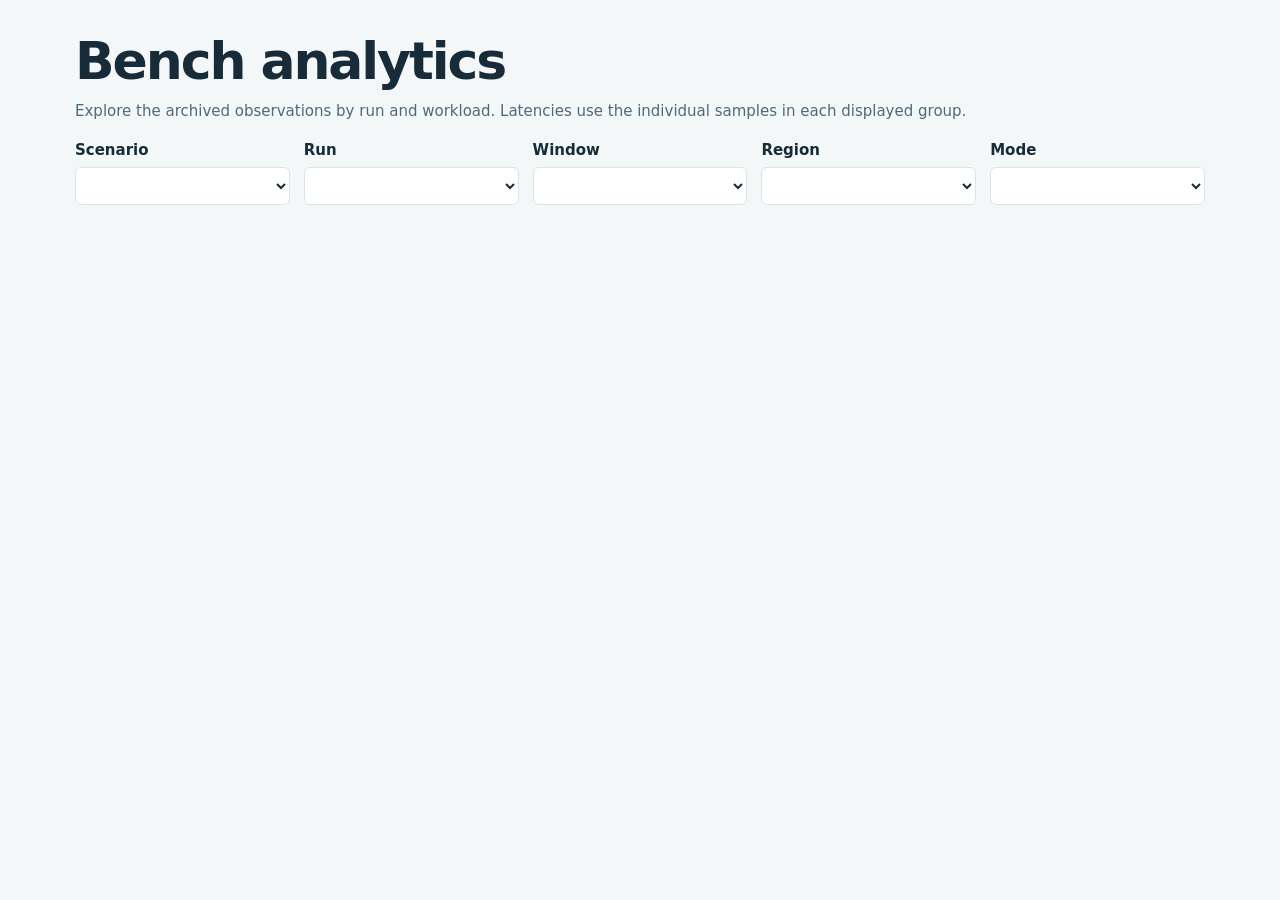
<file: .claude/skills/design-bench/templates/analytics.html>
<!doctype html>
<html lang="en">
<head>
<meta charset="utf-8">
<meta name="viewport" content="width=device-width, initial-scale=1">
<title>Bench analytics</title>
<style>
:root{color-scheme:light dark;--ink:#172b39;--paper:#f4f7f8;--surface:#fff;--muted:#506978;--line:#dbe5e9;--blue:#00768b;--purple:#7157ae;--orange:#a65217;--red:#a83832}
@media(prefers-color-scheme:dark){:root{--ink:#e6eff2;--paper:#101b22;--surface:#182833;--muted:#b0c1ca;--line:#38505f;--blue:#55c5d5;--purple:#c7aaff;--orange:#f4a269;--red:#ffaaa3}}
*{box-sizing:border-box}
body{margin:0;background:var(--paper);color:var(--ink);font:15px/1.55 system-ui,sans-serif}
main{max-width:1170px;margin:auto;padding:32px 20px 60px}
h1{font-size:clamp(2rem,5vw,3.25rem);line-height:1.12;margin:0 0 10px;letter-spacing:-.04em}
h2{font-size:1.1rem;margin:0 0 10px}
p{margin:0 0 12px;color:var(--muted)}
.row,.cards,.charts{display:grid;grid-template-columns:repeat(2,minmax(0,1fr));gap:14px;margin:16px 0}
.row{grid-template-columns:repeat(5,minmax(0,1fr));align-items:end}
.cards{grid-template-columns:repeat(auto-fit,minmax(140px,1fr))}
.panel,.stat{background:var(--surface);border:1px solid var(--line);border-radius:10px;padding:15px;min-width:0}
label{display:grid;gap:4px;font-weight:650}
select{width:100%;border:1px solid var(--line);border-radius:6px;padding:8px;background:var(--surface);color:var(--ink);font:inherit}
.stat span{display:block;color:var(--muted)}
.stat strong{font-size:1.6rem;font-variant-numeric:tabular-nums}
.warning{color:var(--red);border-inline-start:3px solid currentColor;padding-inline-start:10px}
.scroll{overflow:auto}
table{width:100%;border-collapse:collapse;text-align:left}
th,td{padding:7px 9px;border-bottom:1px solid var(--line);font-variant-numeric:tabular-nums}
td:last-child{white-space:nowrap}
svg{display:block;width:100%;height:auto;color:var(--muted)}
svg text{fill:currentColor;font:10px system-ui,sans-serif}
.legend{display:flex;flex-wrap:wrap;gap:12px;color:var(--muted);font-size:.85rem}
.legend span::before{content:"";display:inline-block;width:10px;height:3px;background:var(--series);margin-right:5px;vertical-align:middle}
@media(max-width:720px){.row{grid-template-columns:repeat(2,minmax(0,1fr))}.charts{grid-template-columns:1fr}}
</style>
</head>
<body>
<main>
<h1>Bench analytics</h1>
<p>Explore the archived observations by run and workload. Latencies use the individual samples in each displayed group.</p>
<div class="row">
<label>Scenario <select id="scenario"></select></label>
<label>Run <select id="run"></select></label>
<label>Window <select id="phase"></select></label>
<label>Region <select id="region"></select></label>
<label>Mode <select id="mode"></select></label>
</div>
<div id="evidence" aria-live="polite"></div>
<div class="cards" id="cards"></div>
<div class="charts" id="charts"></div>
<section class="panel" id="resources" hidden>
<label>Resource time series <select id="resource"></select></label>
<div id="resource-chart"></div>
<p>Resource points show the highest sampled value in each time bucket.</p>
</section>
<section class="panel" id="summaries" hidden>
<h2>Recorded run summaries</h2>
<div class="scroll" id="summary-table"></div>
</section>
</main>
<script id="data" type="application/json"><!--DATA--></script>
<script>
'use strict';
const data = JSON.parse(document.getElementById('data').textContent);
const get = id => document.getElementById(id);
const controls = Object.fromEntries(['scenario','run','phase','region','mode','resource'].map(id => [id,get(id)]));
const fmt = new Intl.NumberFormat(undefined,{maximumFractionDigits:2});
const format = value => value == null ? '—' : fmt.format(value);
const palette = ['var(--blue)','var(--purple)','var(--orange)','var(--red)'];
const node = (tag,text) => {
  const element = document.createElement(tag);
  if (text != null) element.textContent = text;
  return element;
};
const svg = (tag,attrs,text) => {
  const element = document.createElementNS('http://www.w3.org/2000/svg',tag);
  for (const [key,value] of Object.entries(attrs)) element.setAttribute(key,value);
  if (text != null) element.textContent = text;
  return element;
};
function options(select, values, all, preferred) {
  const previous = select.value;
  select.replaceChildren();
  if (all) select.add(new Option(all,''));
  Array.from(new Set(values.filter(value => value != null))).sort().forEach(value => select.add(new Option(value,value)));
  if (Array.from(select.options).some(option => option.value === previous)) select.value = previous;
  else if (preferred != null) select.value = preferred;
  select.disabled = select.options.length <= 1;
}
function card(label,value,suffix='') {
  const div = node('div');
  div.className = 'stat';
  div.append(node('span',label),node('strong',value == null ? '—' : format(value)+suffix));
  get('cards').append(div);
}
function chart(title,yLabel,lines) {
  lines = lines.filter(line => line.points.length);
  if (!lines.length) return null;
  const box = node('div');
  box.className = 'panel';
  box.append(node('h2',title));
  const points = lines.flatMap(line => line.points);
  const xs = points.map(point => point[0]), ys = points.map(point => point[1]);
  const lo = Math.min(0,...xs), hi = Math.max(lo+1,...xs), top = Math.max(1,...ys)*1.08;
  const x = time => 57+(time-lo)/(hi-lo)*475, y = value => 164-value/top*138;
  const graph = svg('svg',{viewBox:'0 0 555 202',role:'img','aria-label':title});
  for(let step=0;step<=4;step++) {
    const value = step*top/4, time = lo+(hi-lo)*step/4;
    graph.append(svg('line',{x1:57,x2:532,y1:y(value),y2:y(value),stroke:'var(--line)'}),
                 svg('text',{x:51,y:y(value)+4,'text-anchor':'end'},format(value)),
                 svg('text',{x:x(time),y:180,'text-anchor':'middle'},format(time)));
  }
  graph.append(svg('text',{x:57,y:12},yLabel),svg('text',{x:295,y:197,'text-anchor':'middle'},'Seconds from run window'));
  const key = node('div'); key.className = 'legend';
  lines.forEach((line,index) => {
    const color = palette[index % palette.length], label = node('span',line.label);
    label.style.setProperty('--series',color); key.append(label);
    const path = line.points.map(([time,value],i) =>
      `${i && (!line.gap || time-line.points[i-1][0]<=line.gap) ? 'L' : 'M'}${x(time)} ${y(value)}`).join(' ');
    graph.append(svg('path',{d:path,fill:'none',stroke:color,'stroke-width':2}));
    for (const [time,value] of line.points) {
      const dot = svg('circle',{cx:x(time),cy:y(value),r:2.5,fill:color});
      dot.append(svg('title',{},`${line.label} at ${format(time)} s: ${format(value)}`)); graph.append(dot);
    }
  });
  box.append(graph,key); return box;
}
function draw(run) {
  const evidence = get('evidence'), cards = get('cards'), charts = get('charts');
  evidence.replaceChildren(); cards.replaceChildren(); charts.replaceChildren();
  const notice = (text,warning=false) => {
    const p = node('p',text); if (warning) p.className = 'warning'; evidence.append(p);
  };
  if (!run.finished) notice('The runner did not publish a completed metrics file for this run.',true);
  if (run.source) {
    const source = run.source;
    notice(`Run source ${source.commit.slice(0,12)} · sampler CPUs ${source.sampler_cpus_requested}`);
    if (source.dirty_sources) notice('Source inputs differed from that revision. Verify the hashes in the run manifest.',true);
  }
  if (run.partial.length) notice('Partial capture files are retained outside the analytics.',true);
  if (run.capture_error) notice('Raw capture could not be read. See the offline generator log.',true);
  if (run.ticket_error) notice('Ticket outcomes could not be read. See the offline generator log.',true);
  if (!run.coverage.length) notice('This run has no raw k6 capture. Available summaries and resource samples are shown below.');
  for (const part of run.coverage) {
    const complete = part.expected != null && part.expected === part.attempts && !run.duplicate_attempts && !run.invalid_attempts;
    notice(`${part.source}: ${format(part.attempts)} recorded attempts, ${format(part.expected)} completed iterations, ${format(part.http)} HTTP duration samples.${complete ? '' : ' Check capture coverage before using these statistics.'}`,!complete);
  }
  const phase = controls.phase.value;
  const cohort = r => `${r.source} / ${r.phase}` === phase &&
    (r.region ?? '') === controls.region.value && (r.mode ?? '') === controls.mode.value;
  const overall = (run.groups || []).find(cohort);
  const tickets = run.tickets;
  const ticket = (tickets?.groups || []).find(cohort);
  const bucket = run.bucket_seconds;
  const pct = (n,total) => total ? 100*n/total : null;
  const add = (title,unit,lines) => {const panel=chart(title,unit,lines); if(panel) charts.append(panel);};
  if (overall) {
    card('Observed attempts',overall.n);
    card('Accepted within 200 ms',pct(overall.accepted_200ms,overall.n),'%');
    card('Mean client latency',overall.mean_ms,' ms');
    card('Client latency p95',overall.p95_ms,' ms');
    card('Client latency p99',overall.p99_ms,' ms');
    const timeline = run.timeline.filter(cohort);
    const line = (label,fn) => ({label,gap:bucket,points:timeline.map(r=>[r.bucket*bucket,fn(r)]).filter(r=>r[1]!=null)});
    const dropPoints = (run.drops || []).filter(r=>`${r.source} / ${r.phase}`===phase);
    const all = !controls.region.value && !controls.mode.value;
    add('Join throughput',`Attempts per ${format(bucket)} s`,[
      line('Observed attempts',r=>r.n),line('Accepted',r=>r.accepted),
      {label:'Dropped before sending',points:all?dropPoints.map(r=>[r.bucket*bucket,r.dropped]):[]}]);
    add('Client latency','Milliseconds',[
      line('Mean',r=>r.mean_ms),line('p95',r=>r.p95_ms),line('p99',r=>r.p99_ms)]);
  }
  if (ticket) {
    card('Accepted tickets',ticket.tickets);
    card('Matched within 10 s',pct(ticket.matched_10s,ticket.tickets),'%');
    card('Matched within 60 s',pct(ticket.matched_60s,ticket.tickets),'%');
    card('Matched ticket p95',ticket.p95_ms==null?null:ticket.p95_ms/1000,' s');
    card('Unresolved tickets',ticket.unresolved);
    if (!tickets.outcomes_present) notice('Ticket outcomes were unavailable. Accepted tickets remain unresolved.',true);
    if (tickets.duplicate_outcomes || tickets.unmatched_outcomes || tickets.early_outcomes) {
      notice(`Ticket log coverage: ${tickets.duplicate_outcomes} duplicate, ${tickets.unmatched_outcomes} unmatched, ${tickets.early_outcomes} before acceptance.`,true);
    }
    const timeline = tickets.timeline.filter(cohort);
    const line = (label,fn) => ({label,gap:bucket,points:timeline.map(r=>[r.bucket*bucket,fn(r)]).filter(r=>r[1]!=null)});
    add('Ticket outcomes by acceptance time','Tickets',[
      line('Matched',r=>r.matched),line('Expired',r=>r.expired),
      line('Cancelled',r=>r.cancelled),line('Unresolved',r=>r.unresolved)]);
    add('Matched ticket wait','Seconds',[
      line('Mean',r=>r.mean_ms==null?null:r.mean_ms/1000),
      line('p95',r=>r.p95_ms==null?null:r.p95_ms/1000),
      line('p99',r=>r.p99_ms==null?null:r.p99_ms/1000)]);
  }
  const summary = get('summaries'), entries = Object.entries(run.metrics);
  summary.hidden = !entries.length;
  const table = node('table'), head = node('tr');
  head.append(node('th','Metric'),node('th','Value')); table.append(head);
  entries.sort().forEach(([metric,value])=>{
    const tr=node('tr'); tr.append(node('td',metric),node('td',format(value))); table.append(tr);
  });
  get('summary-table').replaceChildren(table);
  const resource = get('resources');
  resource.hidden = !run.resources.length;
  options(controls.resource,run.resources.map(r=>r.label));
  const renderResource = () => {
    const selected = run.resources.find(r=>r.label === controls.resource.value);
    get('resource-chart').replaceChildren();
    if (selected) get('resource-chart').append(chart(selected.label,'', [selected]));
  };
  controls.resource.onchange = renderResource;
  renderResource();
}
function refresh() {
  const runs = data.filter(r => r.scenario === controls.scenario.value);
  options(controls.run,runs.map(r=>r.run),null,runs.find(r=>r.groups?.length)?.run);
  const run = runs.find(r=>r.run === controls.run.value);
  if (!run) return;
  const groups = run.groups || [];
  options(controls.phase,groups.map(r=>`${r.source} / ${r.phase}`));
  const scoped = groups.filter(r=>`${r.source} / ${r.phase}` === controls.phase.value);
  options(controls.region,scoped.map(r=>r.region),'All regions');
  options(controls.mode,scoped.filter(r=>(r.region??'')===controls.region.value).map(r=>r.mode),'All modes');
  draw(run);
}
options(controls.scenario,data.map(r=>r.scenario),null,data.find(r=>r.groups?.length)?.scenario);
if (!data.length) get('evidence').append(node('p','No runs were found.'));
for (const [name,select] of Object.entries(controls)) if(name!=='resource') select.onchange=refresh;
refresh();
</script>
</body>
</html>
</file>
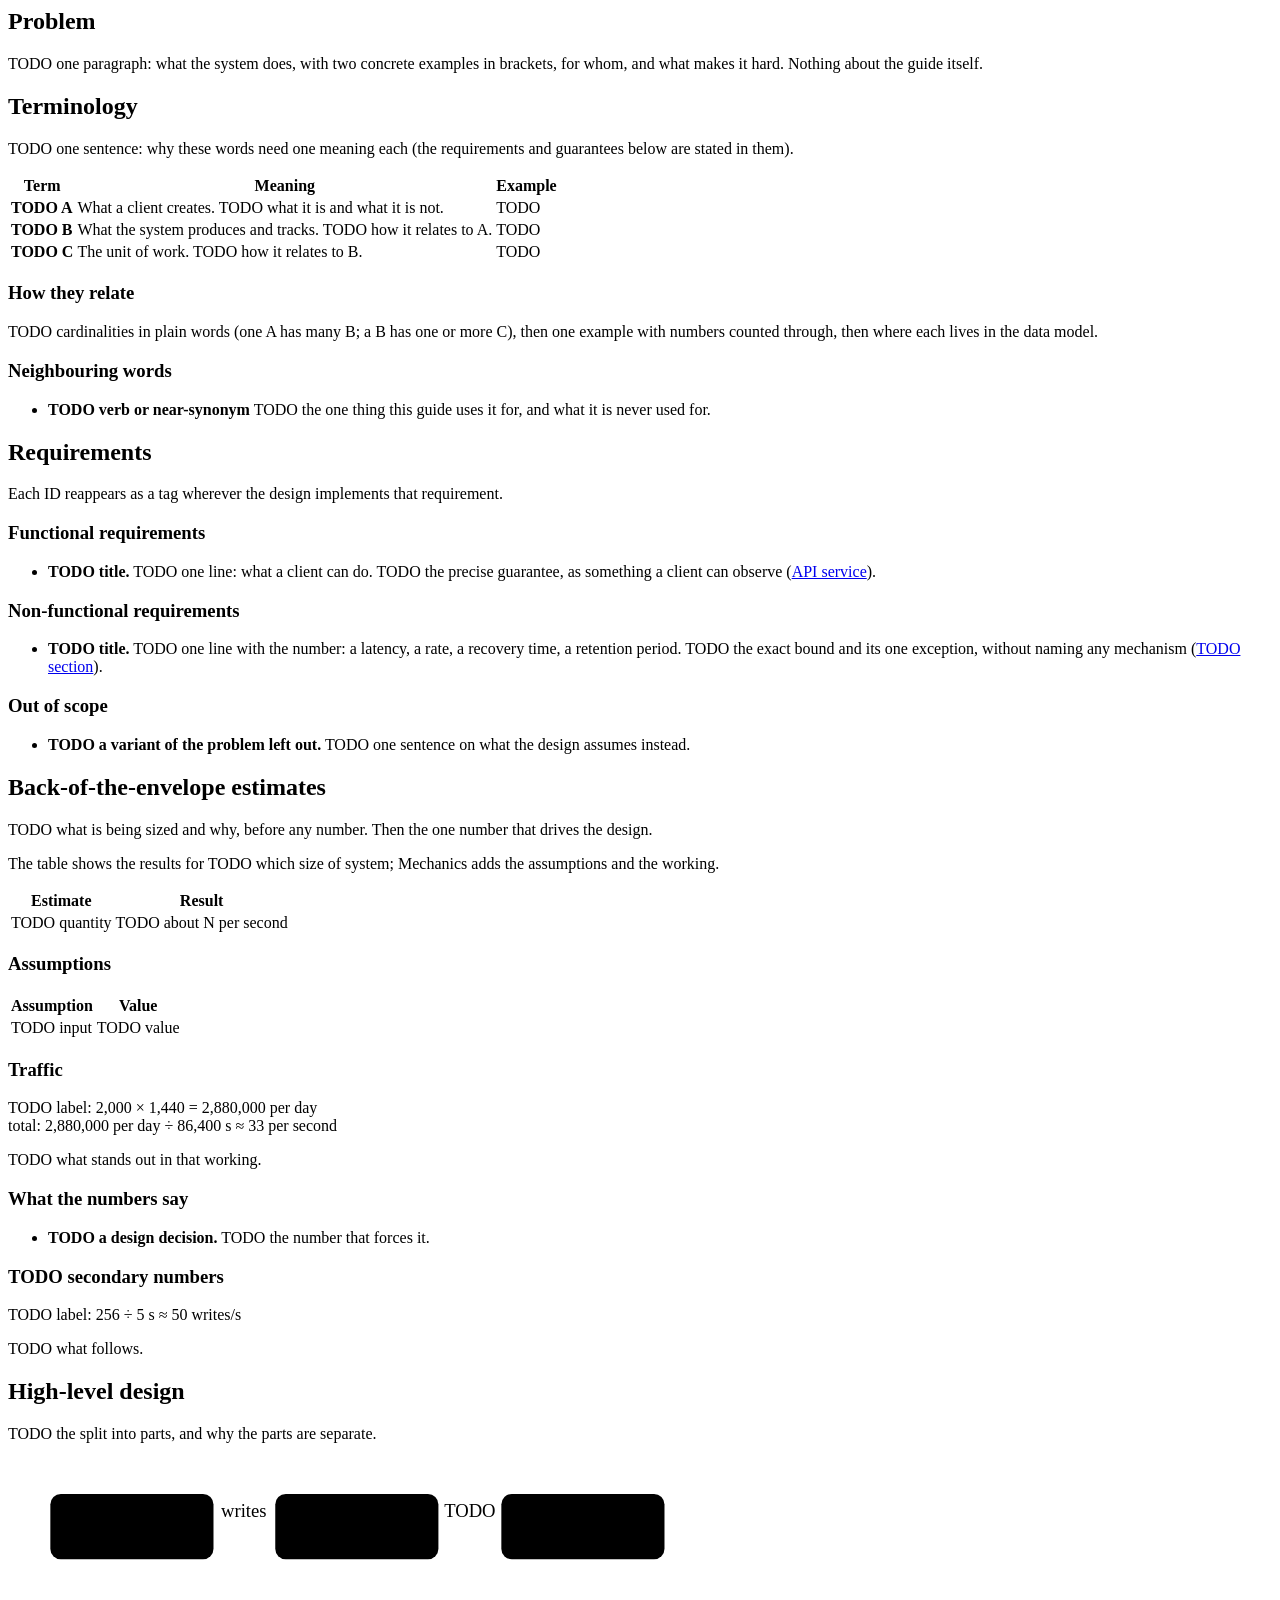
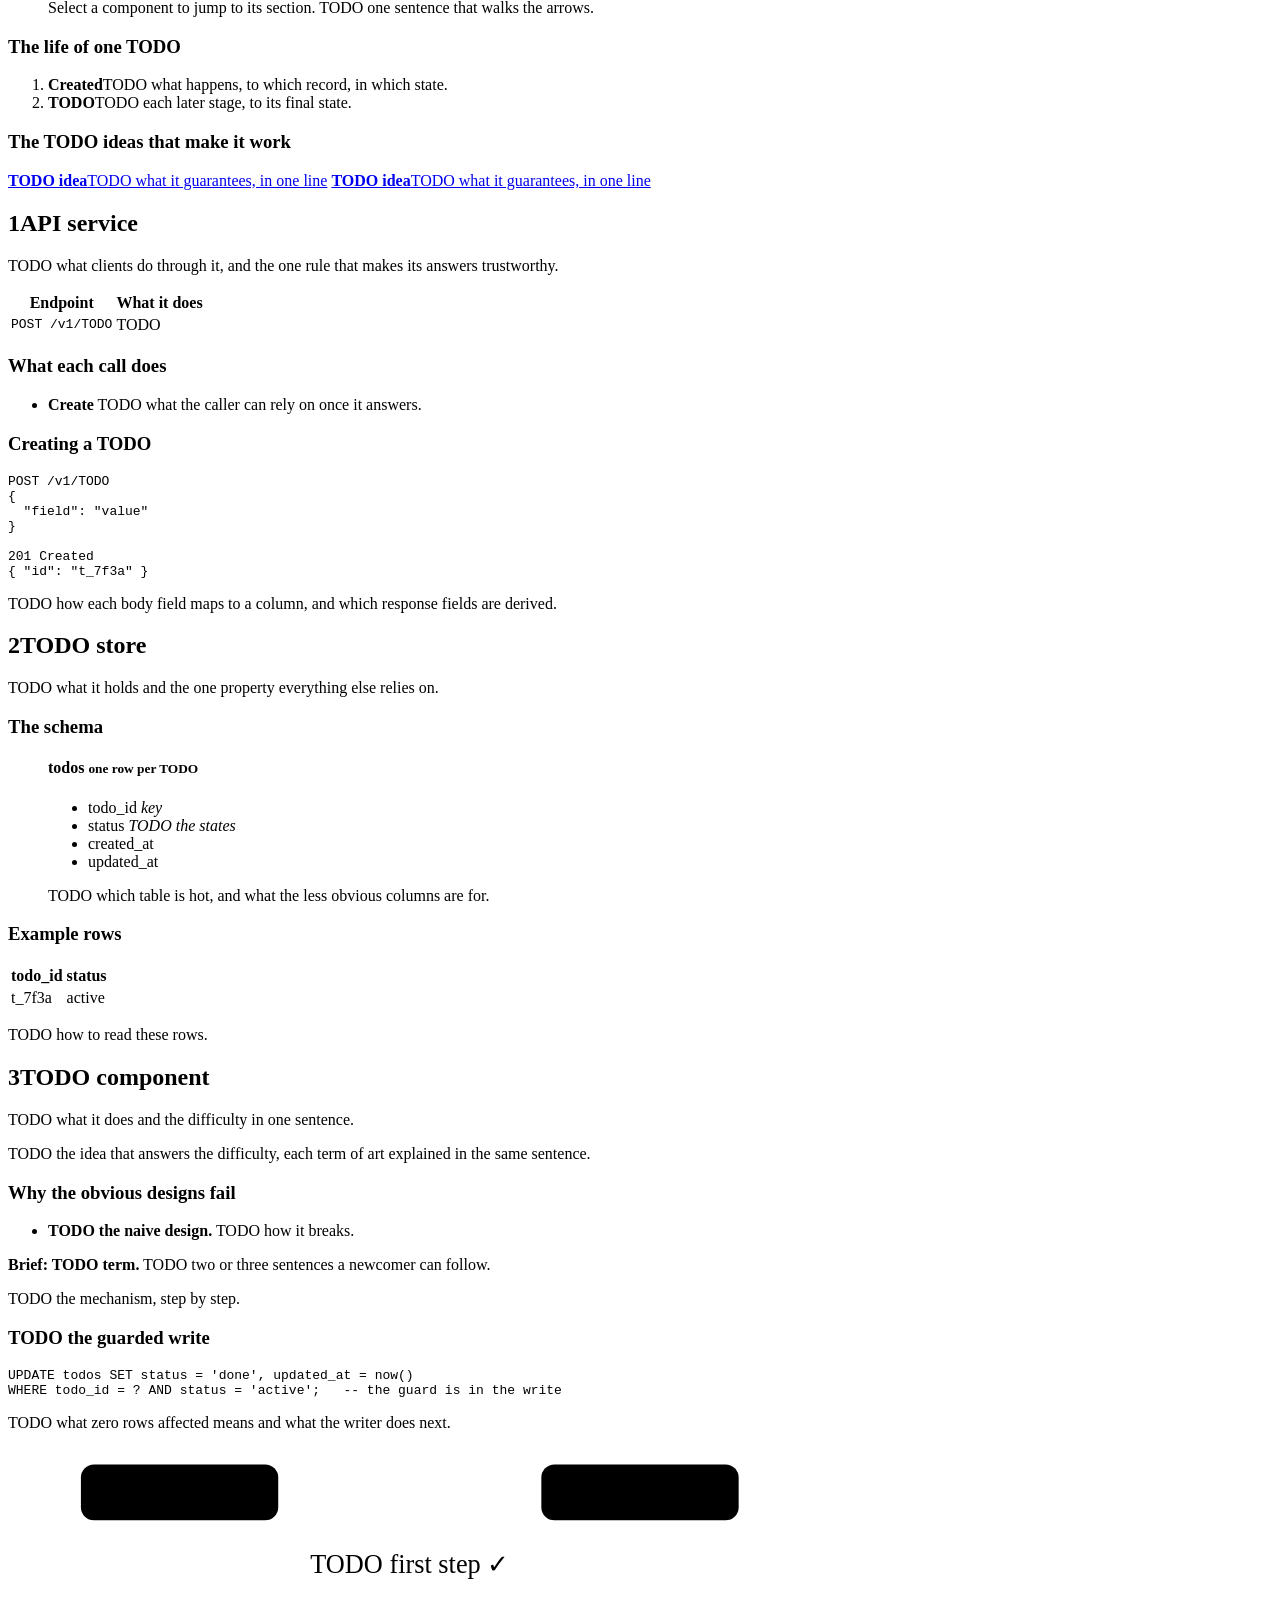
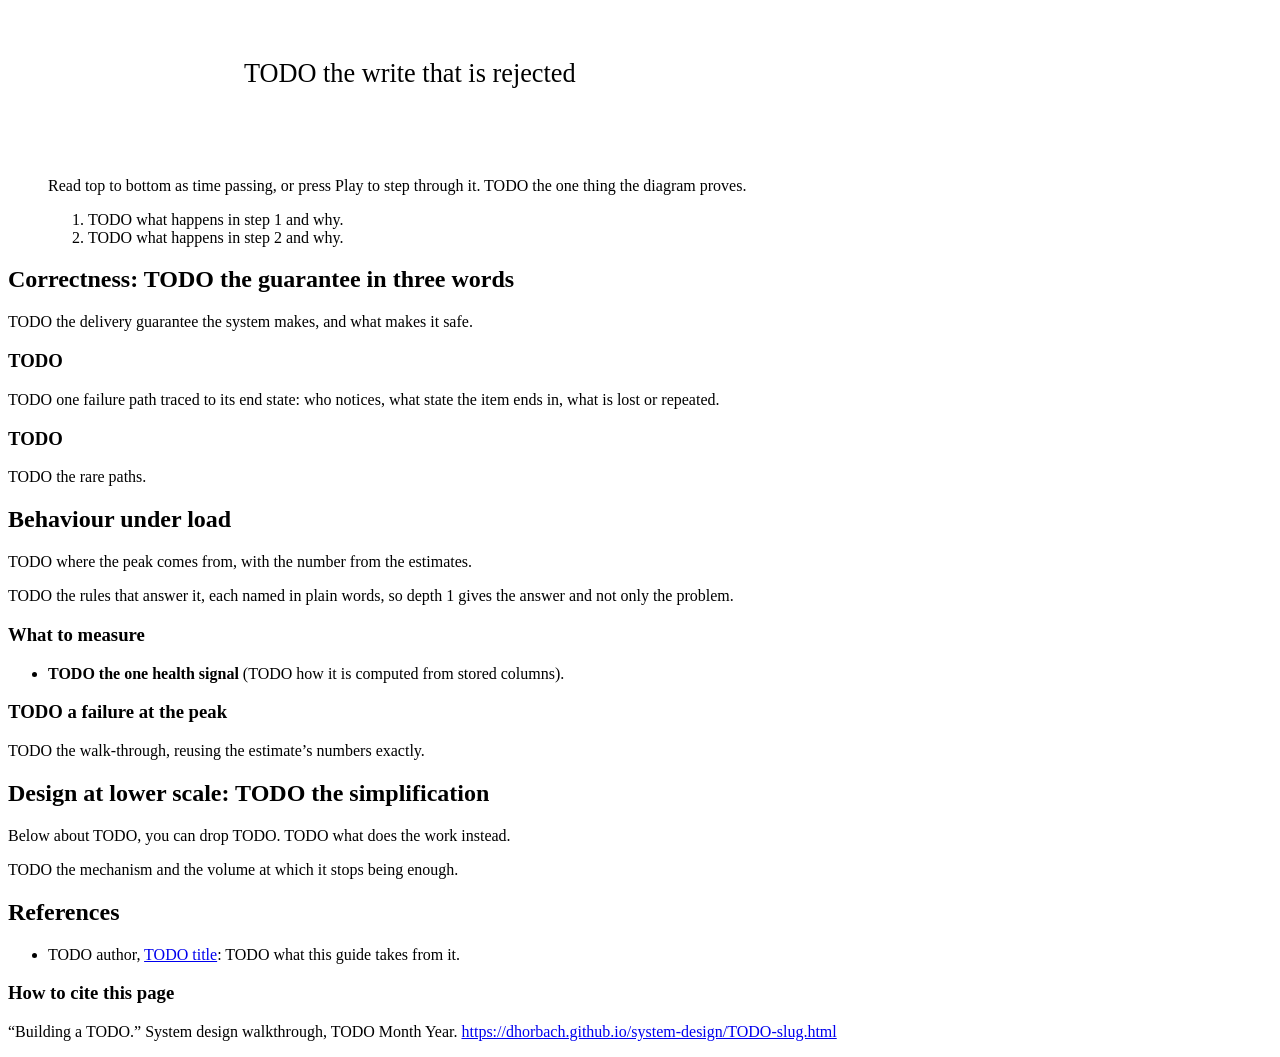
<file: .claude/skills/design-page/templates/skeleton.html>
<head>
<meta name="layout" content="guide">
<title>Building a TODO</title>
<meta name="short-title" content="TODO name without “Building a”">
<meta name="description" content="TODO one or two sentences, under 160 characters: what the system does and what the guide covers.">
<meta name="depth-3" content="TODO what Full detail holds here, for example: SQL, example rows, edge cases, tuning and a Go implementation.">
<style>
/* component colours: one shared hue each (teal, indigo, amber, rose, violet, green, slate) */
:root{--api:var(--slate);--store:var(--indigo);--todo:var(--teal)}
.k-api{--k:var(--api)} .k-store{--k:var(--store)} .k-todo{--k:var(--todo)}
/* TODO styles for components only this page has, or delete this line */
</style>
</head>
<body>
<template data-slot="map">
  <svg class="minimap" viewBox="0 0 224 92" role="group" aria-label="System map. Select a component to jump to its part of the guide.">
    <path class="wire" marker-end="url(#ah)" d="M102 17H121"/>
    <path class="wire" marker-end="url(#ah)" d="M172 32V59"/>
    <g class="n k-api" data-node="api" data-go="api" tabindex="0" role="link" aria-label="API service"><rect x="2" y="2" width="100" height="30" rx="7"/><text x="52" y="17">API</text></g>
    <g class="n k-store" data-node="store" data-go="store" tabindex="0" role="link" aria-label="TODO store"><rect x="122" y="2" width="100" height="30" rx="7"/><text x="172" y="17">Store</text></g>
    <g class="n k-todo" data-node="todo" data-go="todo" tabindex="0" role="link" aria-label="TODO component"><rect x="122" y="60" width="100" height="30" rx="7"/><text x="172" y="75">TODO</text></g>
  </svg>
</template>

<section id="overview" data-toc="Problem" data-group="Framing" data-nodes="">
  <div class="sh"><h2>Problem</h2></div>
  <p class="lede">TODO one paragraph: what the system does, with two concrete examples in brackets, for whom, and what makes it hard. Nothing about the guide itself.</p>
</section>

<section id="terms" data-toc="Terminology" data-nodes=""
  data-more2="TODO how the terms relate, with one example counted through"
  data-more3="TODO the neighbouring words the guide keeps for other things">
  <div class="sh"><h2>Terminology</h2></div>
  <p>TODO one sentence: why these words need one meaning each (the requirements and guarantees below are stated in them).</p>
  <div class="scroll"><table>
    <tr><th>Term</th><th>Meaning</th><th>Example</th></tr>
    <tr id="term-todo-a"><td><strong>TODO A</strong></td><td>What a client creates. TODO what it is and what it is not.</td><td>TODO</td></tr>
    <tr id="term-todo-b"><td><strong>TODO B</strong></td><td>What the system produces and tracks. TODO how it relates to A.</td><td>TODO</td></tr>
    <tr id="term-todo-c"><td><strong>TODO C</strong></td><td>The unit of work. TODO how it relates to B.</td><td>TODO</td></tr>
  </table></div>
  <div data-l="2">
    <h3>How they relate</h3>
    <p>TODO cardinalities in plain words (one A has many B; a B has one or more C), then one example with numbers counted through, then where each lives in the data model.</p>
  </div>
  <div data-l="3">
    <h3>Neighbouring words</h3>
    <ul>
      <li><strong>TODO verb or near-synonym</strong> TODO the one thing this guide uses it for, and what it is never used for.</li>
    </ul>
  </div>
</section>

<section id="requirements" data-toc="Requirements" data-nodes=""
  data-more2="a one-line explanation of each requirement, and what is out of scope"
  data-more3="the precise guarantee behind each requirement, with links to the section that delivers it">
  <div class="sh"><h2>Requirements</h2></div>
  <p>Each ID reappears as a tag wherever the design implements that requirement.</p>
  <h3>Functional requirements</h3>
  <ul data-reqs="FR">
    <li><strong>TODO title.</strong><span data-l="2"> TODO one line: what a client can do.</span><span data-l="3"> TODO the precise guarantee, as something a client can observe (<a href="#api">API service</a>).</span></li>
  </ul>
  <h3>Non-functional requirements</h3>
  <ul data-reqs="NFR">
    <li><strong>TODO title.</strong><span data-l="2"> TODO one line with the number: a latency, a rate, a recovery time, a retention period.</span><span data-l="3"> TODO the exact bound and its one exception, without naming any mechanism (<a href="#store">TODO section</a>).</span></li>
  </ul>
  <div data-l="2">
    <h3>Out of scope</h3>
    <ul>
      <li><strong>TODO a variant of the problem left out.</strong> TODO one sentence on what the design assumes instead.</li>
    </ul>
  </div>
</section>

<section id="estimates" data-toc="Capacity estimates" data-nodes=""
  data-more2="TODO the assumptions, the working behind each number and what the numbers mean for the design"
  data-more3="TODO the secondary numbers">
  <div class="sh"><h2>Back-of-the-envelope estimates</h2></div>
  <p class="lede">TODO what is being sized and why, before any number. Then the one number that drives the design.</p>
  <p>The table shows the results for TODO which size of system; Mechanics adds the assumptions and the working.</p>
  <div class="scroll"><table>
    <tr><th>Estimate</th><th>Result</th></tr>
    <tr><td>TODO quantity</td><td>TODO about N per second</td></tr>
  </table></div>
  <div data-l="2">
    <h3>Assumptions</h3>
    <div class="scroll"><table>
      <tr><th>Assumption</th><th>Value</th></tr>
      <tr><td>TODO input</td><td>TODO value</td></tr>
    </table></div>
    <h3>Traffic</h3>
    <div class="formula">TODO label: 2,000 × 1,440 = 2,880,000 per day<br>total: 2,880,000 per day ÷ 86,400 s ≈ 33 per second</div>
    <p>TODO what stands out in that working.</p>
    <h3>What the numbers say</h3>
    <ul>
      <li><strong>TODO a design decision.</strong> TODO the number that forces it.</li>
    </ul>
  </div>
  <div data-l="3">
    <h3>TODO secondary numbers</h3>
    <div class="formula">TODO label: 256 ÷ 5 s ≈ 50 writes/s</div>
    <p>TODO what follows.</p>
  </div>
</section>

<section id="system" data-toc="High-level design" data-nodes="api store todo">
  <div class="sh"><h2>High-level design</h2></div>
  <p class="lede">TODO the split into parts, and why the parts are separate.</p>
  <figure><div class="scroll"><svg viewBox="-2 0 532 120" style="min-width:460px;max-width:620px;margin:0 auto" role="img" aria-label="Architecture: TODO say in words what connects to what.">
    <path class="wire" marker-end="url(#ah)" d="M140 58H192"/><text class="s" x="166" y="50" text-anchor="middle">writes</text>
    <path class="wire" marker-end="url(#ah)" d="M333 58H386"/><text class="s" x="360" y="50" text-anchor="middle">TODO</text>
    <a href="#api" class="k-api"><rect class="box" x="0" y="30" width="140" height="56" rx="9"/><text class="t" x="70" y="53" text-anchor="middle">API service</text><text class="s" x="70" y="71" text-anchor="middle">TODO verbs</text></a>
    <a href="#store" class="k-store"><rect class="box" x="193" y="30" width="140" height="56" rx="9"/><text class="t" x="263" y="53" text-anchor="middle">TODO store</text><text class="s" x="263" y="71" text-anchor="middle">TODO what it holds</text></a>
    <a href="#todo" class="k-todo"><rect class="box" x="387" y="30" width="140" height="56" rx="9"/><text class="t" x="457" y="53" text-anchor="middle">TODO</text><text class="s" x="457" y="71" text-anchor="middle">TODO what it does</text></a>
  </svg></div>
  <figcaption>Select a component to jump to its section. TODO one sentence that walks the arrows.</figcaption></figure>

  <h3>The life of one TODO</h3>
  <ol class="life">
    <li><b>Created</b><span>TODO what happens, to which record, in which state.</span></li>
    <li><b>TODO</b><span>TODO each later stage, to its final state.</span></li>
  </ol>

  <h3>The TODO ideas that make it work</h3>
  <div class="ideas">
    <a href="#store" class="k-store"><strong>TODO idea</strong><span>TODO what it guarantees, in one line</span></a>
    <a href="#todo" class="k-todo"><strong>TODO idea</strong><span>TODO what it guarantees, in one line</span></a>
  </div>
</section>

<section id="api" class="k-api" data-toc="API service" data-num="1" data-group="Components" data-nodes="api"
  data-more2="TODO what each call does for the caller"
  data-more3="TODO an example request, how each call works in the store, validation and error codes">
  <div class="sh"><h2><span class="num">1</span>API service</h2></div>
  <p class="lede" data-req="FR1">TODO what clients do through it, and the one rule that makes its answers trustworthy.</p>
  <div class="scroll"><table>
    <tr><th>Endpoint</th><th>What it does</th></tr>
    <tr><td><code>POST /v1/TODO</code></td><td>TODO</td></tr>
  </table></div>
  <div data-l="2">
    <h3>What each call does</h3>
    <ul>
      <li><strong>Create</strong> TODO what the caller can rely on once it answers.</li>
    </ul>
  </div>
  <div data-l="3">
    <h3>Creating a TODO</h3>
<pre data-lang="json"><code>POST /v1/TODO
{
  "field": "value"
}

201 Created
{ "id": "t_7f3a" }</code></pre>
    <p>TODO how each body field maps to a column, and which response fields are derived.</p>
  </div>
</section>

<section id="store" class="k-store" data-toc="TODO store" data-num="2" data-nodes="store"
  data-more2="TODO the records, the schema and the rules that keep it consistent"
  data-more3="TODO example rows, the index list and the choice of database">
  <div class="sh"><h2><span class="num">2</span>TODO store</h2></div>
  <p class="lede" data-req="NFR1">TODO what it holds and the one property everything else relies on.</p>
  <div data-l="2">
    <h3>The schema</h3>
    <figure><div class="schema">
      <div><h4>todos <small>one row per TODO</small></h4><ul><li>todo_id <i class="pk">key</i></li><li>status <i>TODO the states</i></li><li>created_at</li><li>updated_at</li></ul></div>
    </div>
    <figcaption>TODO which table is hot, and what the less obvious columns are for.</figcaption></figure>
  </div>
  <div data-l="3">
    <h3>Example rows</h3>
    <div class="scroll"><table>
      <tr><th>todo_id</th><th>status</th></tr>
      <tr><td>t_7f3a</td><td>active</td></tr>
    </table></div>
    <p>TODO how to read these rows.</p>
  </div>
</section>

<section id="todo" class="k-todo" data-toc="TODO component" data-num="3" data-nodes="todo"
  data-more2="TODO why the obvious designs fail and how the mechanism works"
  data-more3="TODO the exact writes, failover and tuning">
  <div class="sh"><h2><span class="num">3</span>TODO component</h2></div>
  <p class="lede">TODO what it does and the difficulty in one sentence.</p>
  <p>TODO the idea that answers the difficulty, each term of art explained in the same sentence.</p>
  <div data-l="2">
    <h3>Why the obvious designs fail</h3>
    <ul>
      <li><strong>TODO the naive design.</strong> TODO how it breaks.</li>
    </ul>
    <div class="brief"><b>Brief: TODO term.</b> TODO two or three sentences a newcomer can follow.</div>
    <p>TODO the mechanism, step by step.</p>
  </div>
  <div data-l="3">
    <h3>TODO the guarded write</h3>
<pre data-lang="sql"><code>UPDATE todos SET status = 'done', updated_at = now()
WHERE todo_id = ? AND status = 'active';   -- the guard is in the write</code></pre>
    <p>TODO what zero rows affected means and what the writer does next.</p>
    <figure class="steps">
      <div class="scroll"><svg viewBox="0 0 720 200" style="min-width:600px" role="img" aria-label="Timeline: TODO say in words what happens in order.">
        <g class="k-todo"><rect class="box" x="20" y="10" width="120" height="34" rx="8"/><text class="t" x="80" y="27" text-anchor="middle" dominant-baseline="central">Actor A</text></g>
        <g class="k-store"><rect class="box" x="300" y="10" width="120" height="34" rx="8"/><text class="t" x="360" y="27" text-anchor="middle" dominant-baseline="central">TODO row</text></g>
        <path d="M80 44V190M360 44V190" stroke="var(--line)" stroke-width="1.2" stroke-dasharray="4 4"/>
        <g data-s="1"><path class="wire" marker-end="url(#ah)" d="M80 84H358"/><text class="s" x="220" y="76" text-anchor="middle">TODO first step ✓</text></g>
        <g data-s="2"><path marker-end="url(#ahb)" d="M80 150H358" stroke="var(--bad)" stroke-width="1.3" fill="none"/><text class="s" x="220" y="142" text-anchor="middle" style="fill:var(--bad)">TODO the write that is rejected</text></g>
      </svg></div>
      <figcaption>Read top to bottom as time passing, or press Play to step through it. TODO the one thing the diagram proves.</figcaption>
      <ol class="stepnotes">
        <li>TODO what happens in step 1 and why.</li>
        <li>TODO what happens in step 2 and why.</li>
      </ol>
    </figure>
  </div>
</section>

<section id="correctness" class="k-todo" data-toc="Correctness" data-group="Cross-cutting concerns" data-nodes="todo"
  data-more2="TODO how repeats are made harmless and how failures are retried"
  data-more3="TODO the edge cases">
  <div class="sh"><h2>Correctness: TODO the guarantee in three words</h2></div>
  <p class="lede">TODO the delivery guarantee the system makes, and what makes it safe.</p>
  <div data-l="2">
    <h3>TODO</h3>
    <p>TODO one failure path traced to its end state: who notices, what state the item ends in, what is lost or repeated.</p>
  </div>
  <div data-l="3">
    <h3>TODO</h3>
    <p>TODO the rare paths.</p>
  </div>
</section>

<section id="load" class="k-store" data-toc="Behaviour under load" data-nodes="store todo"
  data-more2="TODO the policies that decide who waits, and what to measure"
  data-more3="TODO a failure at the peak, walked through with numbers">
  <div class="sh"><h2>Behaviour under load</h2></div>
  <p class="lede">TODO where the peak comes from, with the number from the estimates.</p>
  <p>TODO the rules that answer it, each named in plain words, so depth 1 gives the answer and not only the problem.</p>
  <div data-l="2">
    <h3>What to measure</h3>
    <ul>
      <li><strong>TODO the one health signal</strong> (TODO how it is computed from stored columns).</li>
    </ul>
  </div>
  <div data-l="3">
    <h3>TODO a failure at the peak</h3>
    <p>TODO the walk-through, reusing the estimate’s numbers exactly.</p>
  </div>
</section>

<section id="simple-design" class="k-store" data-toc="Design at lower scale" data-group="Wrap-up" data-nodes="store"
  data-more2="TODO how the simple design works and what it costs">
  <div class="sh"><h2>Design at lower scale: TODO the simplification</h2></div>
  <p class="lede">Below about TODO, you can drop TODO. TODO what does the work instead.</p>
  <div data-l="2">
    <p>TODO the mechanism and the volume at which it stops being enough.</p>
  </div>
</section>

<section id="reading" data-toc="References" data-nodes="" data-ref="1">
  <div class="sh"><h2>References</h2></div>
  <ul>
    <li>TODO author, <a href="https://example.com/" target="_blank" rel="noopener">TODO title</a>: TODO what this guide takes from it.</li>
  </ul>
  <h3>How to cite this page</h3>
  <p class="cite">“Building a TODO.” System design walkthrough, TODO Month Year. <span id="citeurl"><a href="https://dhorbach.github.io/system-design/TODO-slug.html" target="_blank" rel="noopener">https://dhorbach.github.io/system-design/TODO-slug.html</a></span></p>
</section>

<dl id="glossary" hidden>
  <dt data-match="\bTODO pattern\b">TODO term</dt><dd>TODO one sentence, shown when the reader points at the term.</dd>
</dl>

<script>
/* TODO only if the page has a demo of its own; otherwise delete this script */
document.addEventListener('guide:ready',({detail:{$,$$,still}})=>{
});
</script>
</body>
</file>
